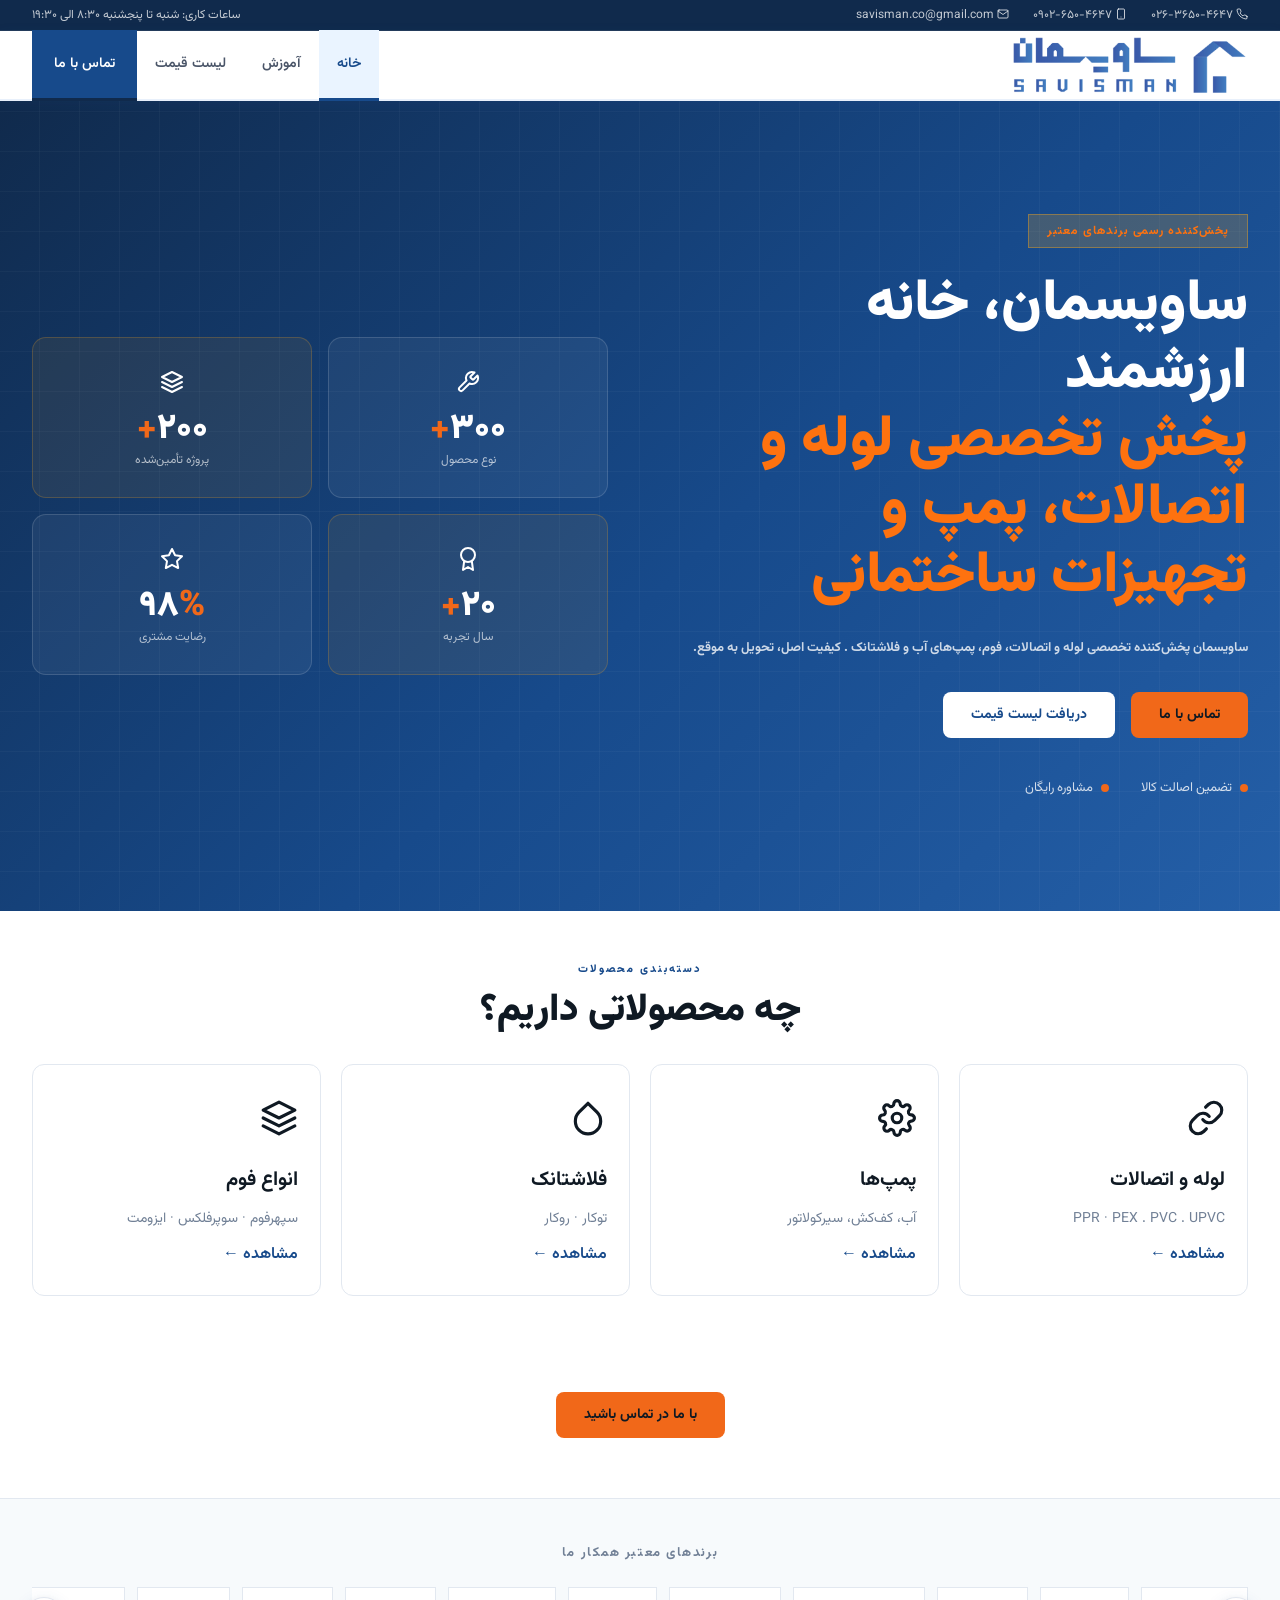
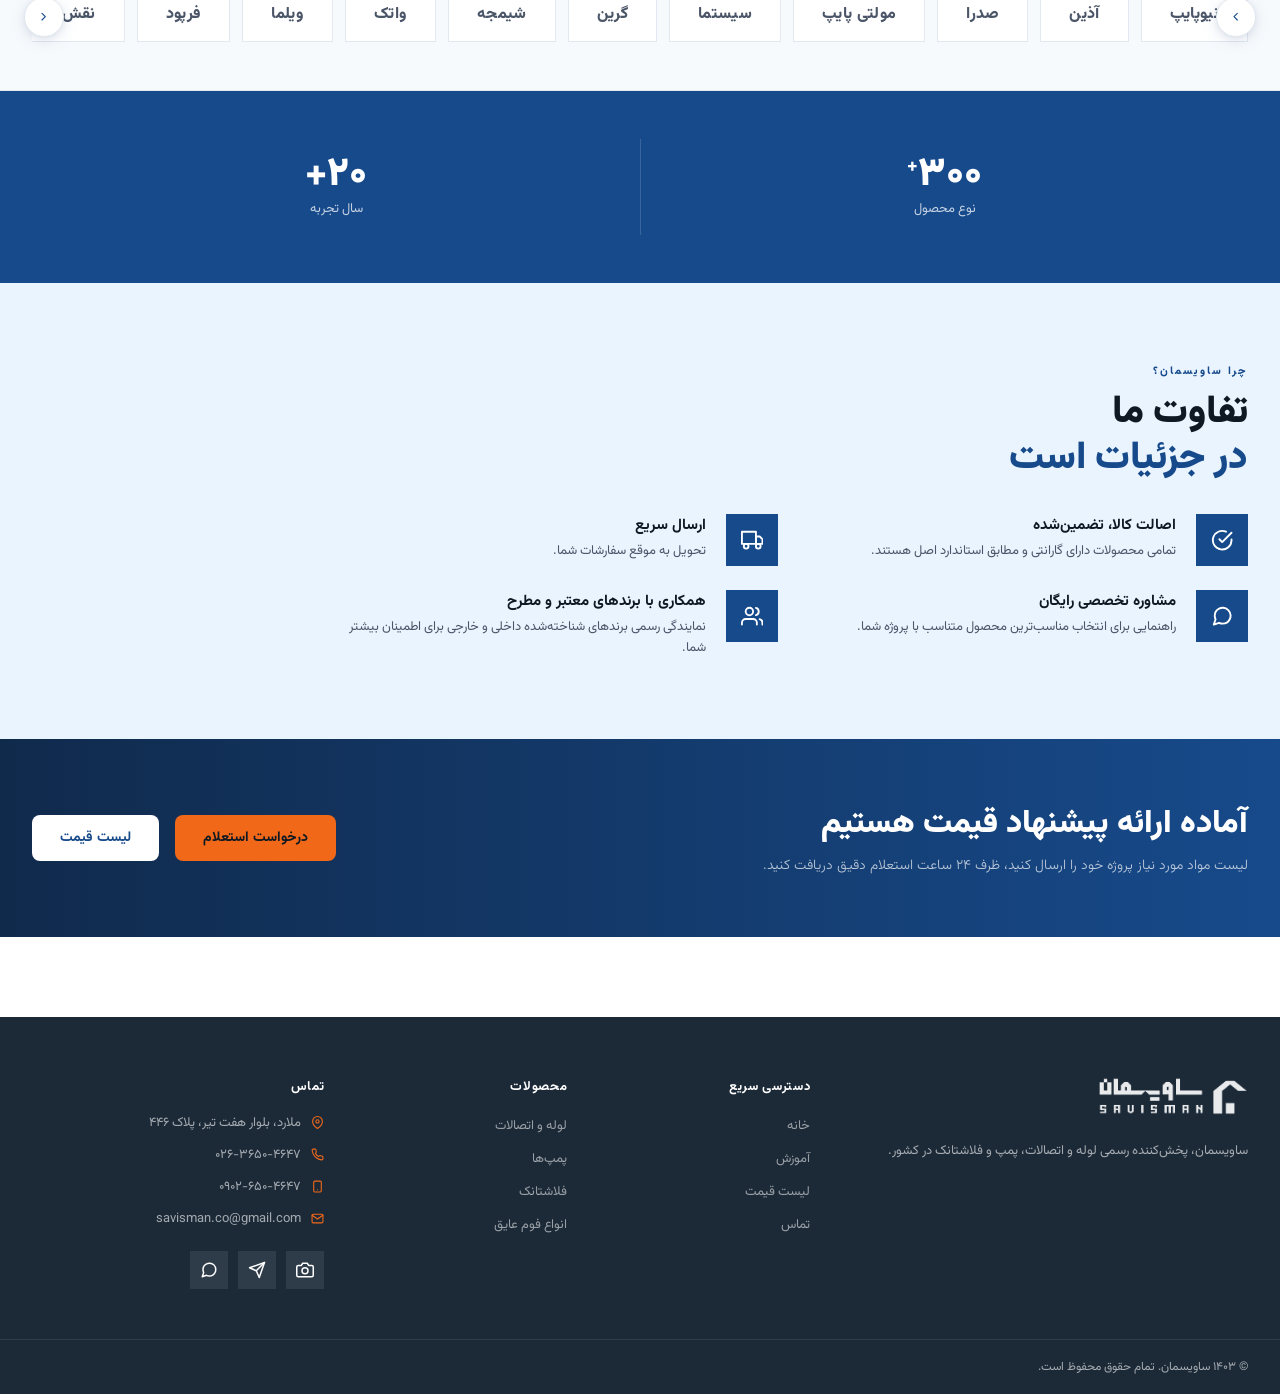
<file: index.html>
<!DOCTYPE html>
<html lang="fa" dir="rtl">
<head>
<meta charset="UTF-8">
<meta name="viewport" content="width=device-width, initial-scale=1.0">
<title> ساویسمان | تجیزات ساختمانی و تاسیسات </title>
<link rel="icon" type="image/png" href="favicon.png">
<meta name="description" content="ساویسمان، پخش و فروش انواع لوله و اتصالات تک لایه، پنج لایه، فاضلابی، انواع پمپ، فلاشتانک، تجهیزات استخری، فوم و عایق ساختمانی با کیفیت و قیمت مناسب.">
<meta property="og:title" content="ساویسمان | پخش تجهیزات ساختمانی و تأسیسات">
<meta property="og:description" content="عرضه کننده انواع لوله و اتصالات، پمپ، فلاشتانک، تجهیزات استخری، فوم و عایق ساختمانی">
<meta property="og:url" content="https://savisman.com/">
<meta property="og:type" content="website">
<meta property="og:image" content="https://savisman.com/1horizontal_logo.png">
<link rel="canonical" href="https://savisman.com/">
<script type="application/ld+json">
{
  "@context": "https://schema.org",
  "@type": "HomeAndConstructionBusiness",
  "name": "ساویسمان",
  "url": "https://savisman.com/",
  "logo": "https://savisman.com/1horizontal_logo.png",
  "image": "https://savisman.com/1horizontal_logo.png",
  "description": "پخش و فروش انواع لوله و اتصالات، پمپ، فلاشتانک، تجهیزات استخری، فوم و عایق ساختمانی",
  "telephone": "+982636504647",
  "email": "savisman.co@gmail.com",
  "address": {
    "@type": "PostalAddress",
    "streetAddress": "بلوار هفت تیر، پلاک ۴۴۶",
    "addressLocality": "ملارد",
    "addressCountry": "IR"
  },
  "openingHoursSpecification": {
    "@type": "OpeningHoursSpecification",
    "dayOfWeek": ["Saturday","Sunday","Monday","Tuesday","Wednesday","Thursday"],
    "opens": "08:30",
    "closes": "19:30"
  },
  "sameAs": [
    "https://t.me/savisman_co"
  ]
}
</script>
<link href="https://fonts.googleapis.com/css2?family=Vazirmatn:wght@300;400;500;600;700;800;900&display=swap" rel="stylesheet">
<link rel="stylesheet" href="style.css">
<style>
.hero {
  min-height: 90vh;
  background: linear-gradient(135deg, var(--blue-dark) 0%, var(--blue-main) 55%, var(--blue-mid) 100%);
  display: flex; align-items: center;
  position: relative; overflow: hidden;
}
.hero::before {
  content:'';position:absolute;inset:0;
  background-image:repeating-linear-gradient(0deg,transparent,transparent 39px,rgba(255,255,255,0.03) 39px,rgba(255,255,255,0.03) 40px),
                   repeating-linear-gradient(90deg,transparent,transparent 39px,rgba(255,255,255,0.03) 39px,rgba(255,255,255,0.03) 40px);
}
.hero-inner {
  max-width:1280px;margin:0 auto;padding:0 2rem;
  display:grid;grid-template-columns:1fr 1fr;gap:4rem;align-items:center;
  position:relative;z-index:1;width:100%;
}
.hero-badge {
  display:inline-flex;align-items:center;gap:8px;
  background:rgba(244,165,28,0.2);border:1px solid rgba(244,165,28,0.4);
  color:#FE720F;padding:7px 18px;font-size:12px;font-weight:700;
  letter-spacing:0.08em;margin-bottom:1.5rem;
}
.hero h1 {
  font-size:clamp(2.2rem,4.5vw,3.8rem);font-weight:900;
  color:var(--white);line-height:1.18;margin-bottom:1.5rem;
}
.hero h1 .highlight { color:#FE720F; }
.hero-desc { font-size:13px;color:rgba(255,255,255,0.78);line-height:1.85;margin-bottom:2rem;font-weight:700; }
.hero-actions { display:flex;gap:1rem;flex-wrap:wrap; }
.hero-features { display:flex;gap:2rem;margin-top:2.5rem;flex-wrap:wrap; }
.hero-feature { display:flex;align-items:center;gap:8px;color:rgba(255,255,255,0.8);font-size:13px; }
.hero-feature-dot { width:8px;height:8px;background:var(--accent);border-radius:50%;flex-shrink:0; }
.hero-visual {
  display:grid;
  grid-template-columns:1fr 1fr;
  gap:16px;
  position:relative;
}

.hero-stat-card {
  background:rgba(255,255,255,0.055);
  border:1px solid rgba(255,255,255,0.14);
  padding:1.75rem 1.5rem;
  text-align:center;
  border-radius:14px;
  transition:transform 0.3s ease, background 0.3s ease, border-color 0.3s ease;
}

.hero-stat-card:hover {
  transform:translateY(-5px);
  background:rgba(255,255,255,0.085);
  border-color:rgba(255,255,255,0.25);
}

.hero-stat-card.accent {
  background:rgba(244,165,28,0.08);
  border-color:rgba(244,165,28,0.22);
}
}
.hero-stat-card.accent { background:rgba(244,165,28,0.15);border-color:rgba(244,165,28,0.3); }
.hero-stat-num { font-size:2.2rem;font-weight:900;color:var(--white);line-height:1; }
.hero-stat-num span { color:var(--accent); }
.hero-stat-label { font-size:12px;color:rgba(255,255,255,0.65);margin-top:4px; }
.hero-stat-icon { font-size:1.5rem;margin-bottom:8px;color:var(--white); }
.why-us { background:var(--blue-ultra); }
.why-grid { display:grid;grid-template-columns:1fr;gap:2rem; }
.why-list { display:grid;grid-template-columns:1fr 1fr;gap:1.5rem 2.5rem;margin-top:2rem;max-width:900px; }
.why-item { display:flex;gap:1.25rem;align-items:flex-start; }
.why-icon-box { width:52px;height:52px;background:var(--blue-main);display:flex;align-items:center;justify-content:center;font-size:1.4rem;flex-shrink:0;color:#fff; }
.why-item-title { font-size:15px;font-weight:700;color:var(--dark);margin-bottom:4px; }
.why-item-desc { font-size:13px;color:var(--mid);line-height:1.6; }
@media(max-width:640px){ .why-list{grid-template-columns:1fr;} }
.featured-header { display:flex;align-items:flex-end;justify-content:space-between;margin-bottom:2.5rem; }
.brands { background:var(--light);padding:44px 0;border-top:1px solid var(--border-light);border-bottom:1px solid var(--border-light); }
.brands-inner { max-width:1280px;margin:0 auto;padding:0 2rem; }
.brands-title { text-align:center;font-size:13px;font-weight:700;color:var(--steel);letter-spacing:0.12em;margin-bottom:1.5rem; }
.brands-scroll-wrap { position:relative; }
.brands-logos { display:flex;gap:12px;overflow-x:auto;scrollbar-width:none;padding-bottom:4px; }
.brands-logos::-webkit-scrollbar { display:none; }
.brand-logo {
  flex-shrink:0;font-size:16px;font-weight:800;color:var(--mid);letter-spacing:0.02em;
  padding:14px 28px;border:1.5px solid var(--border-light);white-space:nowrap;
  text-decoration:none;transition:all 0.2s;background:var(--white);
}
.brand-logo:hover { color:var(--white);background:var(--blue-main);border-color:var(--blue-main); }
.brands-arrow {
  position:absolute; top:50%; transform:translateY(-50%);
  width:40px;height:40px;border-radius:50%;flex-shrink:0;
  background:var(--white); border:1px solid var(--border-light);
  display:flex;align-items:center;justify-content:center;
  cursor:pointer; box-shadow:var(--shadow); color:var(--blue-main); z-index:2;
  transition:all 0.2s;
}
.brands-arrow:hover { background:var(--blue-main); color:var(--white); border-color:var(--blue-main); }
.brands-arrow-prev { right:-8px; }
.brands-arrow-next { left:-8px; }
@media(max-width:768px){
  .brands-arrow { display:none; }
  .brand-logo { font-size:14px;padding:10px 20px; }
}
.cta-strip { background:linear-gradient(90deg,var(--blue-dark),var(--blue-main));padding:60px 0; }
.cta-strip-inner { max-width:1280px;margin:0 auto;padding:0 2rem;display:flex;align-items:center;justify-content:space-between;gap:2rem;flex-wrap:wrap; }
.cta-text h2 { font-size:clamp(1.5rem,3vw,2rem);font-weight:900;color:var(--white);margin-bottom:6px; }
.cta-text p { font-size:14px;color:rgba(255,255,255,0.7);font-weight:300; }
.cta-actions { display:flex;gap:1rem;flex-wrap:wrap; }
.testimonial-grid { display:grid;grid-template-columns:repeat(3,1fr);gap:1.5rem; }
.testimonial-card { background:var(--white);border:1px solid var(--border-light);padding:1.75rem;position:relative; }
.testimonial-card::before { content:'"';position:absolute;top:12px;left:16px;font-size:4rem;color:var(--blue-pale);line-height:1;font-family:serif; }
.stars { color:var(--accent);font-size:14px;margin-bottom:12px; }
.testimonial-text { font-size:14px;color:var(--mid);line-height:1.75;margin-bottom:1.25rem;font-weight:300; }
.testimonial-author { display:flex;align-items:center;gap:10px;border-top:1px solid var(--border-light);padding-top:1rem; }
.author-avatar { width:38px;height:38px;background:var(--blue-main);display:flex;align-items:center;justify-content:center;color:var(--white);font-weight:700;font-size:14px; }
.author-name { font-size:13px;font-weight:700;color:var(--dark); }
.author-role { font-size:11px;color:var(--steel); }
@media(max-width:1024px){ .hero-inner{grid-template-columns:1fr;}.hero-visual{display:none;}.why-grid{grid-template-columns:1fr;} }
@media(max-width:768px){
  .testimonial-grid{grid-template-columns:1fr;}
  .hero{min-height:auto;padding:56px 0;}
  .hero-actions{flex-direction:column;align-items:stretch;}
  .hero-actions .btn{text-align:center;}
  .hero-features{gap:1rem;}
  .cta-strip-inner{text-align:center;justify-content:center;}
  .cta-actions{justify-content:center;width:100%;}
  .cta-actions .btn{flex:1;text-align:center;}
}
</style>
</head>
<body>

<div id="topbar">
  <div class="topbar-inner">
    <div class="topbar-contacts">
      <span><svg class="icon" viewBox="0 0 24 24" fill="none" stroke="currentColor" stroke-width="2" stroke-linecap="round" stroke-linejoin="round"><path d="M22 16.92v3a2 2 0 0 1-2.18 2 19.79 19.79 0 0 1-8.63-3.07 19.5 19.5 0 0 1-6-6 19.79 19.79 0 0 1-3.07-8.67A2 2 0 0 1 4.11 2h3a2 2 0 0 1 2 1.72c.127.96.361 1.903.7 2.81a2 2 0 0 1-.45 2.11L8.09 9.91a16 16 0 0 0 6 6l1.27-1.27a2 2 0 0 1 2.11-.45c.907.339 1.85.573 2.81.7A2 2 0 0 1 22 16.92z"/></svg> <a href="tel:02636504647">۰۲۶-۳۶۵۰-۴۶۴۷</a></span>
      <span><svg class="icon" viewBox="0 0 24 24" fill="none" stroke="currentColor" stroke-width="2" stroke-linecap="round" stroke-linejoin="round"><rect x="5" y="2" width="14" height="20" rx="2" ry="2"/><line x1="12" y1="18" x2="12.01" y2="18"/></svg> <a href="tel:09026504647">۰۹۰۲-۶۵۰-۴۶۴۷</a></span>
      <span><svg class="icon" viewBox="0 0 24 24" fill="none" stroke="currentColor" stroke-width="2" stroke-linecap="round" stroke-linejoin="round"><path d="M4 4h16c1.1 0 2 .9 2 2v12c0 1.1-.9 2-2 2H4c-1.1 0-2-.9-2-2V6c0-1.1.9-2 2-2z"/><polyline points="22 6 12 13 2 6"/></svg> <a href="mailto:savisman.co@gmail.com">savisman.co@gmail.com</a></span>
    </div>
    <span>ساعات کاری: شنبه تا پنجشنبه ۸:۳۰ الی ۱۹:۳۰</span>
  </div>
</div>

<nav>
  <div class="nav-inner">
    <a href="index.html" class="logo"><img src="1horizontal_logo.png" alt="ساویسمان"></a>
    <ul class="nav-links">
      <li><a href="index.html" class="active">خانه</a></li>
      <li><a href="blog.html">آموزش</a></li>
      <li><a href="price.html">لیست قیمت</a></li>
      <li><a href="contact.html" class="nav-cta">تماس با ما</a></li>
    </ul>
    <button class="nav-toggle" aria-label="باز کردن منو"><svg class="icon" viewBox="0 0 24 24" fill="none" stroke="currentColor" stroke-width="2" stroke-linecap="round" stroke-linejoin="round"><line x1="3" y1="12" x2="21" y2="12"/><line x1="3" y1="6" x2="21" y2="6"/><line x1="3" y1="18" x2="21" y2="18"/></svg></button>
  </div>
</nav>

<section class="hero">
  <div class="hero-inner">
    <div>
      <div class="hero-badge">پخش‌کننده رسمی برندهای معتبر</div>
      <h1>ساویسمان، خانه ارزشمند<br><span class="highlight">پخش تخصصی لوله و اتصالات، پمپ و تجهیزات ساختمانی</span><br></h1>
      <p class="hero-desc">ساویسمان پخش‌کننده تخصصی لوله و اتصالات، فوم، پمپ‌های آب و فلاشتانک . کیفیت اصل، تحویل به موقع.</p>
      <div class="hero-actions">
        <a href="contact.html" class="btn btn-accent">تماس با ما</a>
        <a href="price.html" class="btn btn-white">دریافت لیست قیمت</a>
      </div>

      <div class="hero-features">
        <div class="hero-feature"><div class="hero-feature-dot"></div>تضمین اصالت کالا</div>
        <div class="hero-feature"><div class="hero-feature-dot"></div>مشاوره رایگان</div>
      </div>
    </div>
    <div class="hero-visual">
      <div class="hero-stat-card"><div class="hero-stat-icon"><svg class="icon" viewBox="0 0 24 24" fill="none" stroke="currentColor" stroke-width="2" stroke-linecap="round" stroke-linejoin="round"><path d="M14.7 6.3a1 1 0 0 0 0 1.4l1.6 1.6a1 1 0 0 0 1.4 0l3.77-3.77a6 6 0 0 1-7.94 7.94l-6.91 6.91a2.12 2.12 0 0 1-3-3l6.91-6.91a6 6 0 0 1 7.94-7.94l-3.76 3.76z"/></svg></div><div class="hero-stat-num">۳۰۰<span>+</span></div><div class="hero-stat-label">نوع محصول</div></div>
      <div class="hero-stat-card accent"><div class="hero-stat-icon"><svg class="icon" viewBox="0 0 24 24" fill="none" stroke="currentColor" stroke-width="2" stroke-linecap="round" stroke-linejoin="round"><polygon points="12 2 2 7 12 12 22 7"/><polyline points="2 17 12 22 22 17"/><polyline points="2 12 12 17 22 12"/></svg></div><div class="hero-stat-num">۲۰۰<span>+</span></div><div class="hero-stat-label">پروژه تأمین‌شده</div></div>
      <div class="hero-stat-card accent"><div class="hero-stat-icon"><svg class="icon" viewBox="0 0 24 24" fill="none" stroke="currentColor" stroke-width="2" stroke-linecap="round" stroke-linejoin="round"><circle cx="12" cy="8" r="7"/><polyline points="8.21 13.89 7 23 12 20 17 23 15.79 13.88"/></svg></div><div class="hero-stat-num">۲۰<span>+</span></div><div class="hero-stat-label">سال تجربه</div></div>
      <div class="hero-stat-card"><div class="hero-stat-icon"><svg class="icon" viewBox="0 0 24 24" fill="none" stroke="currentColor" stroke-width="2" stroke-linecap="round" stroke-linejoin="round"><polygon points="12 2 15.09 8.26 22 9.27 17 14.14 18.18 21.02 12 17.77 5.82 21.02 7 14.14 2 9.27 8.91 8.26"/></svg></div><div class="hero-stat-num">۹۸<span>%</span></div><div class="hero-stat-label">رضایت مشتری</div></div>
    </div>
  </div>
</section>

<section style="padding:0;background:var(--white);">
  <div style="max-width:1280px;margin:0 auto;padding:0 2rem;">
    <div style="text-align:center;padding:50px 0 30px;">
      <p class="eyebrow">دسته‌بندی محصولات</p>
      <h2 class="section-title">چه محصولاتی داریم؟</h2>
    </div>
  </div>
  <div class="cat-grid fade-up">
    <a href="price.html#cat1" class="cat-card"><span class="cat-icon"><svg class="icon" viewBox="0 0 24 24" fill="none" stroke="currentColor" stroke-width="2" stroke-linecap="round" stroke-linejoin="round"><path d="M10 13a5 5 0 0 0 7.54.54l3-3a5 5 0 0 0-7.07-7.07l-1.72 1.71"/><path d="M14 11a5 5 0 0 0-7.54-.54l-3 3a5 5 0 0 0 7.07 7.07l1.71-1.71"/></svg></span><div class="cat-name">لوله و اتصالات</div><div class="cat-count">PPR · PEX . PVC . UPVC</div><span class="cat-arrow">مشاهده ←</span></a>
    <a href="price.html#cat4" class="cat-card"><span class="cat-icon"><svg class="icon" viewBox="0 0 24 24" fill="none" stroke="currentColor" stroke-width="2" stroke-linecap="round" stroke-linejoin="round"><circle cx="12" cy="12" r="3"/><path d="M19.4 15a1.65 1.65 0 0 0 .33 1.82l.06.06a2 2 0 1 1-2.83 2.83l-.06-.06a1.65 1.65 0 0 0-1.82-.33 1.65 1.65 0 0 0-1 1.51V21a2 2 0 0 1-4 0v-.09A1.65 1.65 0 0 0 9 19.4a1.65 1.65 0 0 0-1.82.33l-.06.06a2 2 0 1 1-2.83-2.83l.06-.06a1.65 1.65 0 0 0 .33-1.82 1.65 1.65 0 0 0-1.51-1H3a2 2 0 0 1 0-4h.09A1.65 1.65 0 0 0 4.6 9a1.65 1.65 0 0 0-.33-1.82l-.06-.06a2 2 0 1 1 2.83-2.83l.06.06a1.65 1.65 0 0 0 1.82.33H9a1.65 1.65 0 0 0 1-1.51V3a2 2 0 0 1 4 0v.09a1.65 1.65 0 0 0 1 1.51 1.65 1.65 0 0 0 1.82-.33l.06-.06a2 2 0 1 1 2.83 2.83l-.06.06a1.65 1.65 0 0 0-.33 1.82V9a1.65 1.65 0 0 0 1.51 1H21a2 2 0 0 1 0 4h-.09a1.65 1.65 0 0 0-1.51 1z"/></svg></span><div class="cat-name">پمپ‌ها</div><div class="cat-count">آب، کف‌کش، سیرکولاتور</div><span class="cat-arrow">مشاهده ←</span></a>
    <a href="price.html#cat5" class="cat-card"><span class="cat-icon"><svg class="icon" viewBox="0 0 24 24" fill="none" stroke="currentColor" stroke-width="2" stroke-linecap="round" stroke-linejoin="round"><path d="M12 2.69l5.66 5.66a8 8 0 1 1-11.31 0z"/></svg></span><div class="cat-name">فلاشتانک</div><div class="cat-count">توکار · روکار </div><span class="cat-arrow">مشاهده ←</span></a>
    <a href="price.html#cat9" class="cat-card"><span class="cat-icon"><svg class="icon" viewBox="0 0 24 24" fill="none" stroke="currentColor" stroke-width="2" stroke-linecap="round" stroke-linejoin="round"><polygon points="12 2 2 7 12 12 22 7 12 2"/><polyline points="2 17 12 22 22 17"/><polyline points="2 12 12 17 22 12"/></svg></span><div class="cat-name">انواع فوم</div><div class="cat-count">سپهرفوم · سوپرفلکس · ایزومت</div><span class="cat-arrow">مشاهده ←</span></a>
  </div>
  <div style="text-align:center;padding:36px 2rem 60px;">
    <a href="contact.html" class="btn btn-accent">با ما در تماس باشید</a>
  </div>
</section>

<div class="brands">
  <div class="brands-inner">
    <p class="brands-title">برندهای معتبر همکار ما</p>
    <div class="brands-scroll-wrap">
      <button type="button" class="brands-arrow brands-arrow-prev" onclick="scrollBrandsBy(-3)" aria-label="برندهای قبلی">
        <svg class="icon" viewBox="0 0 24 24" fill="none" stroke="currentColor" stroke-width="2" stroke-linecap="round" stroke-linejoin="round"><polyline points="15 18 9 12 15 6"/></svg>
      </button>
      <div class="brands-logos">
        <a href="price.html#cat1" class="brand-logo">نیوپایپ</a>
        <a href="price.html#cat2" class="brand-logo">آذین</a>
        <a href="price.html#cat3" class="brand-logo">صدرا</a>
        <a href="price.html#cat3" class="brand-logo">مولتی پایپ</a>
        <a href="price.html#cat4" class="brand-logo">سیستما</a>
        <a href="price.html#cat4" class="brand-logo">گرین</a>
        <a href="price.html#cat4" class="brand-logo">شیمجه</a>
        <a href="price.html#cat4" class="brand-logo">واتک</a>
        <a href="price.html#cat5" class="brand-logo">ویلما</a>
        <a href="price.html#cat5" class="brand-logo">فرپود</a>
        <a href="price.html#cat6" class="brand-logo">نقش جهان</a>
        <a href="price.html#cat7" class="brand-logo">ویسپار</a>
        <a href="price.html#cat8" class="brand-logo">SGP</a>
        <a href="price.html#cat9" class="brand-logo">سوپرفلکس</a>
        <a href="price.html#cat9" class="brand-logo">ایزومت</a>
        <a href="price.html#cat9" class="brand-logo">سپهرفوم</a>
      </div>
      <button type="button" class="brands-arrow brands-arrow-next" onclick="scrollBrandsBy(3)" aria-label="برندهای بعدی">
        <svg class="icon" viewBox="0 0 24 24" fill="none" stroke="currentColor" stroke-width="2" stroke-linecap="round" stroke-linejoin="round"><polyline points="9 18 15 12 9 6"/></svg>
      </button>
    </div>
  </div>
</div>

<div class="stats-strip">
  <div class="container">
    <div class="stats-grid">
      <div class="stat-item"><div class="stat-num">۳۰۰<sup>+</sup></div><div class="stat-label">نوع محصول</div></div>
      <div class="stat-item"><div class="stat-num">۲۰+</div><div class="stat-label">سال تجربه</div></div>
    </div>
  </div>
</div>

<section class="why-us">
  <div class="container">
    <div class="why-grid">
      <div>
        <p class="eyebrow">چرا ساویسمان؟</p>
        <h2 class="section-title">تفاوت ما<br><span>در جزئیات است</span></h2>
        <div class="why-list">
          <div class="why-item"><div class="why-icon-box"><svg class="icon" viewBox="0 0 24 24" fill="none" stroke="currentColor" stroke-width="2" stroke-linecap="round" stroke-linejoin="round"><path d="M22 11.08V12a10 10 0 1 1-5.93-9.14"/><polyline points="22 4 12 14.01 9 11.01"/></svg></div><div><div class="why-item-title">اصالت کالا، تضمین‌شده</div><div class="why-item-desc">تمامی محصولات دارای گارانتی و مطابق استاندارد اصل هستند.</div></div></div>
          <div class="why-item"><div class="why-icon-box"><svg class="icon" viewBox="0 0 24 24" fill="none" stroke="currentColor" stroke-width="2" stroke-linecap="round" stroke-linejoin="round"><rect x="1" y="3" width="15" height="13"/><polygon points="16 8 20 8 23 11 23 16 16 16 16 8"/><circle cx="5.5" cy="18.5" r="2.5"/><circle cx="18.5" cy="18.5" r="2.5"/></svg></div><div><div class="why-item-title">ارسال سریع</div><div class="why-item-desc">تحویل به موقع سفارشات شما.</div></div></div>
          <div class="why-item"><div class="why-icon-box"><svg class="icon" viewBox="0 0 24 24" fill="none" stroke="currentColor" stroke-width="2" stroke-linecap="round" stroke-linejoin="round"><path d="M21 11.5a8.38 8.38 0 0 1-.9 3.8 8.5 8.5 0 0 1-7.6 4.7 8.38 8.38 0 0 1-3.8-.9L3 21l1.9-5.7a8.38 8.38 0 0 1-.9-3.8 8.5 8.5 0 0 1 4.7-7.6 8.38 8.38 0 0 1 3.8-.9h.5a8.48 8.48 0 0 1 8 8v.5z"/></svg></div><div><div class="why-item-title">مشاوره تخصصی رایگان</div><div class="why-item-desc">راهنمایی برای انتخاب مناسب‌ترین محصول متناسب با پروژه شما.</div></div></div>
          <div class="why-item"><div class="why-icon-box"><svg class="icon" viewBox="0 0 24 24" fill="none" stroke="currentColor" stroke-width="2" stroke-linecap="round" stroke-linejoin="round"><path d="M17 21v-2a4 4 0 0 0-4-4H5a4 4 0 0 0-4 4v2"/><circle cx="9" cy="7" r="4"/><path d="M23 21v-2a4 4 0 0 0-3-3.87"/><path d="M16 3.13a4 4 0 0 1 0 7.75"/></svg></div><div><div class="why-item-title">همکاری با برندهای معتبر و مطرح</div><div class="why-item-desc">نمایندگی رسمی برندهای شناخته‌شده داخلی و خارجی برای اطمینان بیشتر شما.</div></div></div>
        </div>
      </div>
    </div>
  </div>
</section>

<div class="cta-strip">
  <div class="cta-strip-inner">
    <div class="cta-text">
      <h2>آماده ارائه پیشنهاد قیمت هستیم</h2>
      <p>لیست مواد مورد نیاز پروژه خود را ارسال کنید، ظرف ۲۴ ساعت استعلام دقیق دریافت کنید.</p>
    </div>
    <div class="cta-actions">
      <a href="contact.html" class="btn btn-accent">درخواست استعلام</a>
      <a href="price.html" class="btn btn-white">لیست قیمت</a>
    </div>
  </div>
</div>

<footer>
  <div class="footer-grid">
    <div>
      <div class="footer-logo"><img src="1horizontal_logo.png" alt="ساویسمان" loading="lazy" onerror="this.style.border='3px solid red'"></div>
      <p class="footer-about">ساویسمان، پخش‌کننده رسمی لوله و اتصالات، پمپ و فلاشتانک در کشور.</p>
    </div>
    <div>
      <div class="footer-title">دسترسی سریع</div>
      <ul class="footer-links"><li><a href="index.html">خانه</a></li><li><a href="blog.html">آموزش</a></li><li><a href="price.html">لیست قیمت</a></li><li><a href="contact.html">تماس</a></li></ul>
    </div>
    <div>
      <div class="footer-title">محصولات</div>
      <ul class="footer-links">
        <li><a href="price.html#cat1">لوله و اتصالات</a></li>
        <li><a href="price.html#cat4">پمپ‌ها</a></li>
        <li><a href="price.html#cat5">فلاشتانک</a></li>
        <li><a href="price.html#cat9">انواع فوم عایق</a></li>
      </ul>
    </div>
    <div>
      <div class="footer-title">تماس</div>
      <div class="footer-contact-item"><span class="ic"><svg class="icon" viewBox="0 0 24 24" fill="none" stroke="currentColor" stroke-width="2" stroke-linecap="round" stroke-linejoin="round"><path d="M21 10c0 7-9 13-9 13s-9-6-9-13a9 9 0 0 1 18 0z"/><circle cx="12" cy="10" r="3"/></svg></span><span>ملارد، بلوار هفت تیر، پلاک ۴۴۶</span></div>
      <div class="footer-contact-item"><span class="ic"><svg class="icon" viewBox="0 0 24 24" fill="none" stroke="currentColor" stroke-width="2" stroke-linecap="round" stroke-linejoin="round"><path d="M22 16.92v3a2 2 0 0 1-2.18 2 19.79 19.79 0 0 1-8.63-3.07 19.5 19.5 0 0 1-6-6 19.79 19.79 0 0 1-3.07-8.67A2 2 0 0 1 4.11 2h3a2 2 0 0 1 2 1.72c.127.96.361 1.903.7 2.81a2 2 0 0 1-.45 2.11L8.09 9.91a16 16 0 0 0 6 6l1.27-1.27a2 2 0 0 1 2.11-.45c.907.339 1.85.573 2.81.7A2 2 0 0 1 22 16.92z"/></svg></span><span>۰۲۶-۳۶۵۰-۴۶۴۷</span></div>
      <div class="footer-contact-item"><span class="ic"><svg class="icon" viewBox="0 0 24 24" fill="none" stroke="currentColor" stroke-width="2" stroke-linecap="round" stroke-linejoin="round"><rect x="5" y="2" width="14" height="20" rx="2" ry="2"/><line x1="12" y1="18" x2="12.01" y2="18"/></svg></span><span>۰۹۰۲-۶۵۰-۴۶۴۷</span></div>
      <div class="footer-contact-item"><span class="ic"><svg class="icon" viewBox="0 0 24 24" fill="none" stroke="currentColor" stroke-width="2" stroke-linecap="round" stroke-linejoin="round"><path d="M4 4h16c1.1 0 2 .9 2 2v12c0 1.1-.9 2-2 2H4c-1.1 0-2-.9-2-2V6c0-1.1.9-2 2-2z"/><polyline points="22 6 12 13 2 6"/></svg></span><span>savisman.co@gmail.com</span></div>
      <div class="footer-social-row">
        <a href="https://instagram.com/savisman.co" target="_blank" class="footer-social-btn" title="اینستاگرام"><svg class="icon" viewBox="0 0 24 24" fill="none" stroke="currentColor" stroke-width="2" stroke-linecap="round" stroke-linejoin="round"><path d="M23 19a2 2 0 0 1-2 2H3a2 2 0 0 1-2-2V8a2 2 0 0 1 2-2h4l2-3h6l2 3h4a2 2 0 0 1 2 2z"/><circle cx="12" cy="13" r="4"/></svg></a>
        <a href="https://t.me/savisman_co" target="_blank" class="footer-social-btn" title="تلگرام"><svg class="icon" viewBox="0 0 24 24" fill="none" stroke="currentColor" stroke-width="2" stroke-linecap="round" stroke-linejoin="round"><line x1="22" y1="2" x2="11" y2="13"/><polygon points="22 2 15 22 11 13 2 9"/></svg></a>
        <a href="https://wa.me/989026504647" target="_blank" class="footer-social-btn" title="واتساپ"><svg class="icon" viewBox="0 0 24 24" fill="none" stroke="currentColor" stroke-width="2" stroke-linecap="round" stroke-linejoin="round"><path d="M21 11.5a8.38 8.38 0 0 1-.9 3.8 8.5 8.5 0 0 1-7.6 4.7 8.38 8.38 0 0 1-3.8-.9L3 21l1.9-5.7a8.38 8.38 0 0 1-.9-3.8 8.5 8.5 0 0 1 4.7-7.6 8.38 8.38 0 0 1 3.8-.9h.5a8.48 8.48 0 0 1 8 8v.5z"/></svg></a>
      </div>
    </div>
  </div>
  <div class="footer-bottom"><span>© ۱۴۰۳ ساویسمان. تمام حقوق محفوظ است.</span></div>
</footer>

<script src="main.js"></script>
<script>
function scrollBrandsBy(step){
  const container = document.querySelector('.brands-logos');
  if(!container) return;
  const items = Array.from(container.querySelectorAll('.brand-logo'));
  const containerRect = container.getBoundingClientRect();
  const visible = items.filter(item=>{
    const r = item.getBoundingClientRect();
    return r.right > containerRect.left + 1 && r.left < containerRect.right - 1;
  });
  if(visible.length === 0) return;
  let anchorIndex = step > 0 ? items.indexOf(visible[visible.length-1]) : items.indexOf(visible[0]);
  let targetIndex = Math.max(0, Math.min(items.length - 1, anchorIndex + step));
  items[targetIndex].scrollIntoView({behavior:'smooth', inline: step > 0 ? 'end' : 'start', block:'nearest'});
}
</script>
</body>
</html>
</file>
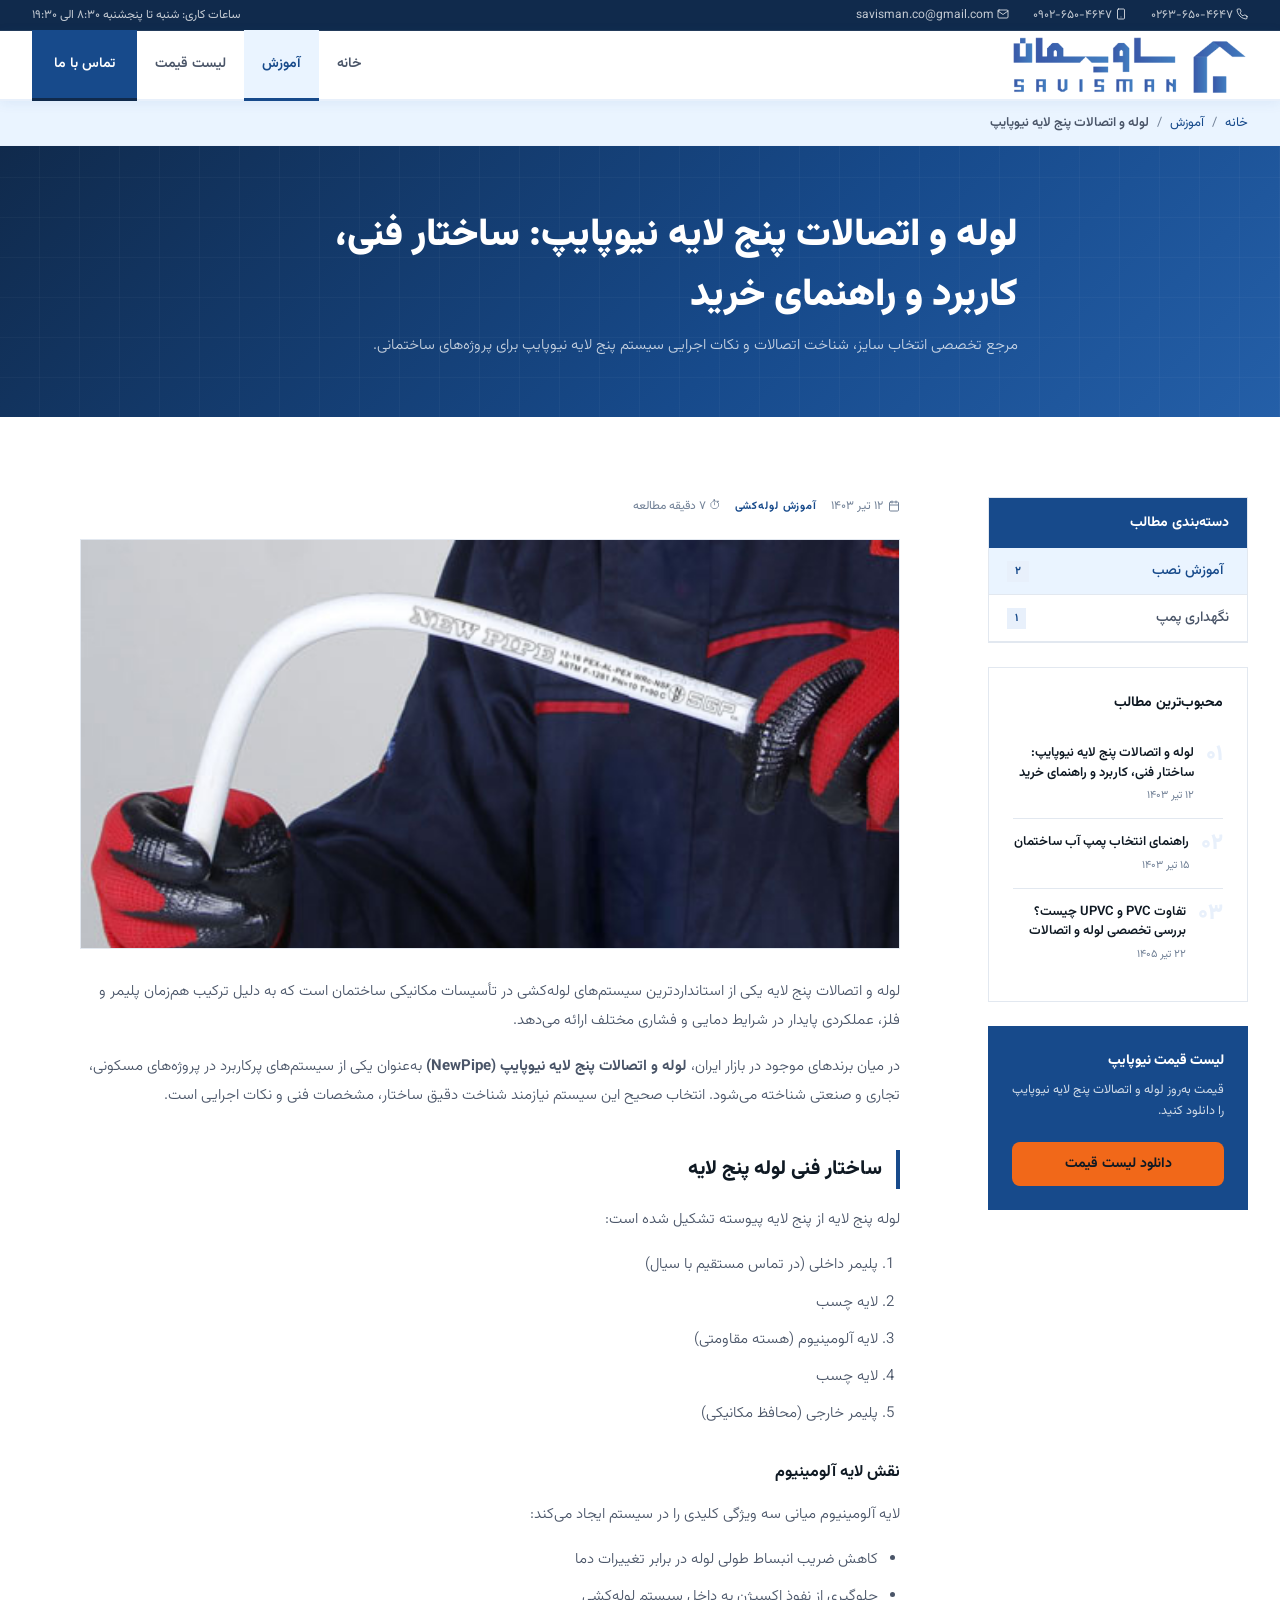
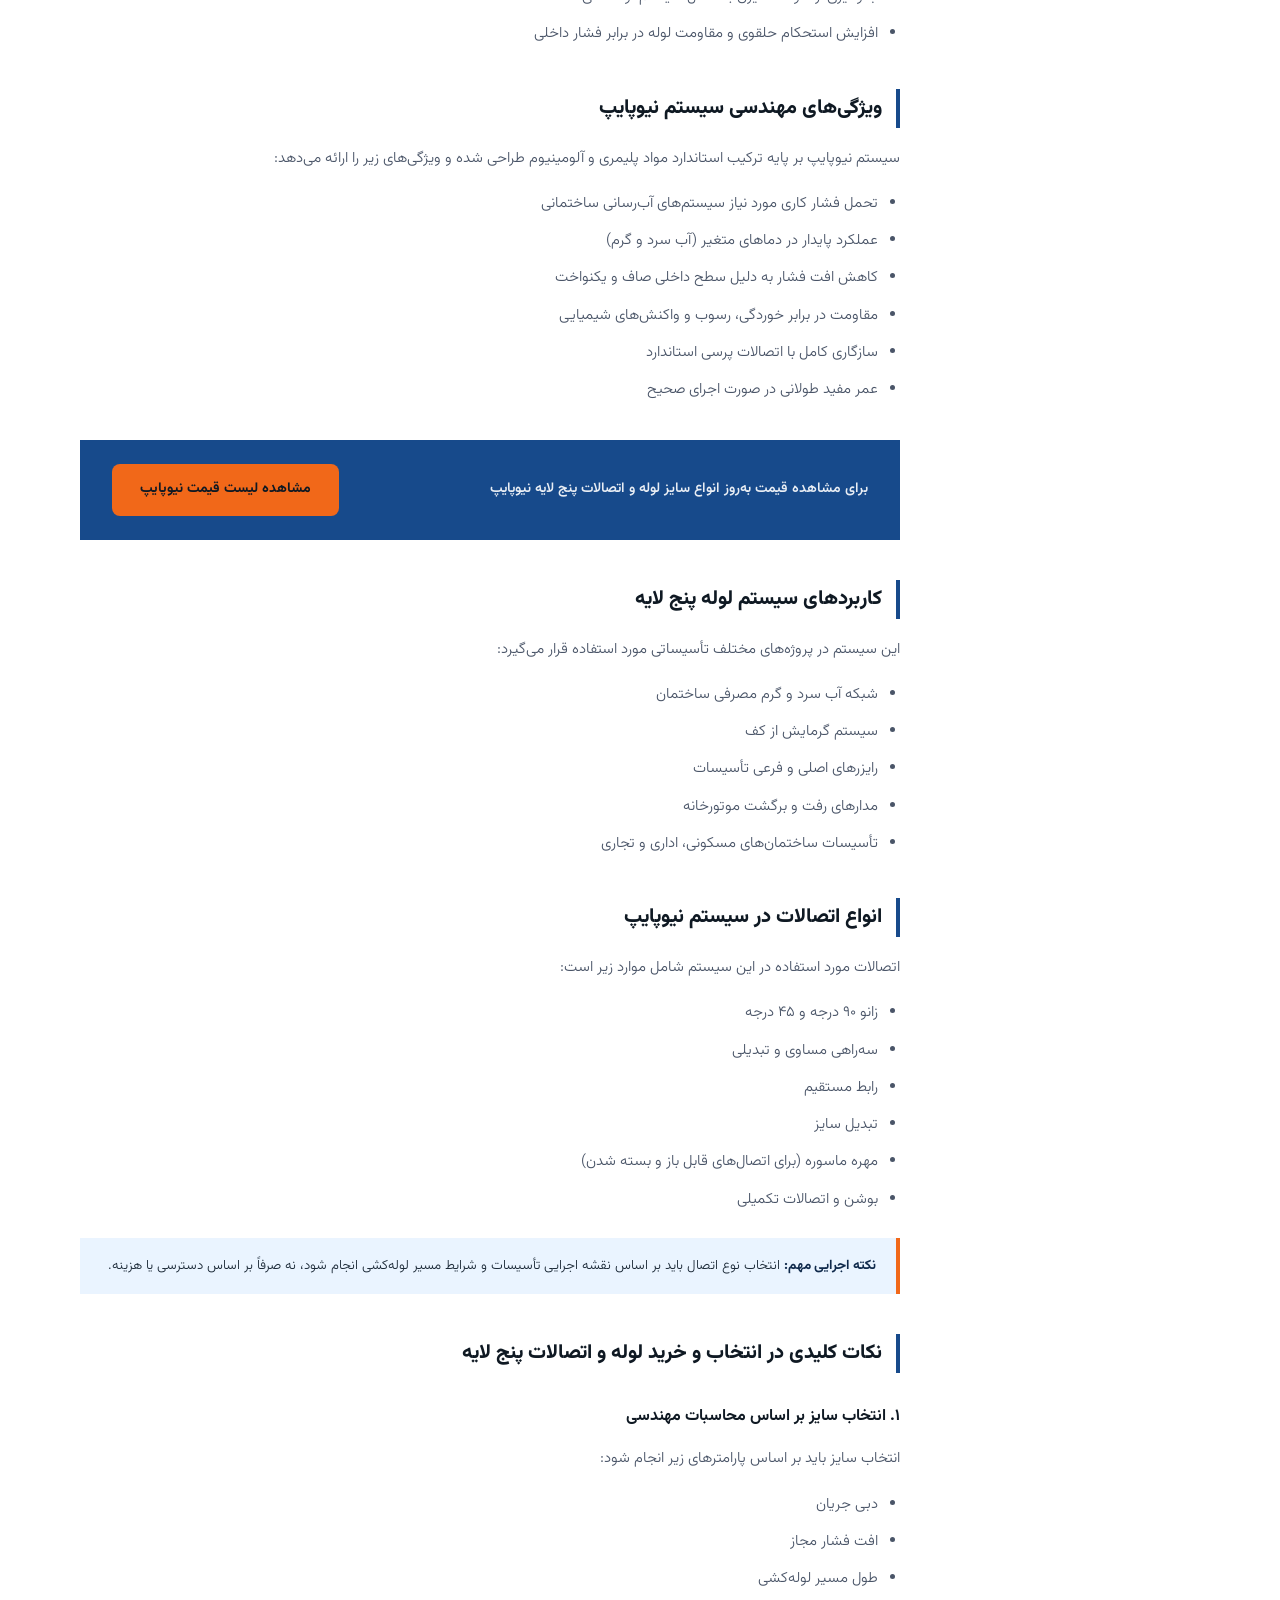
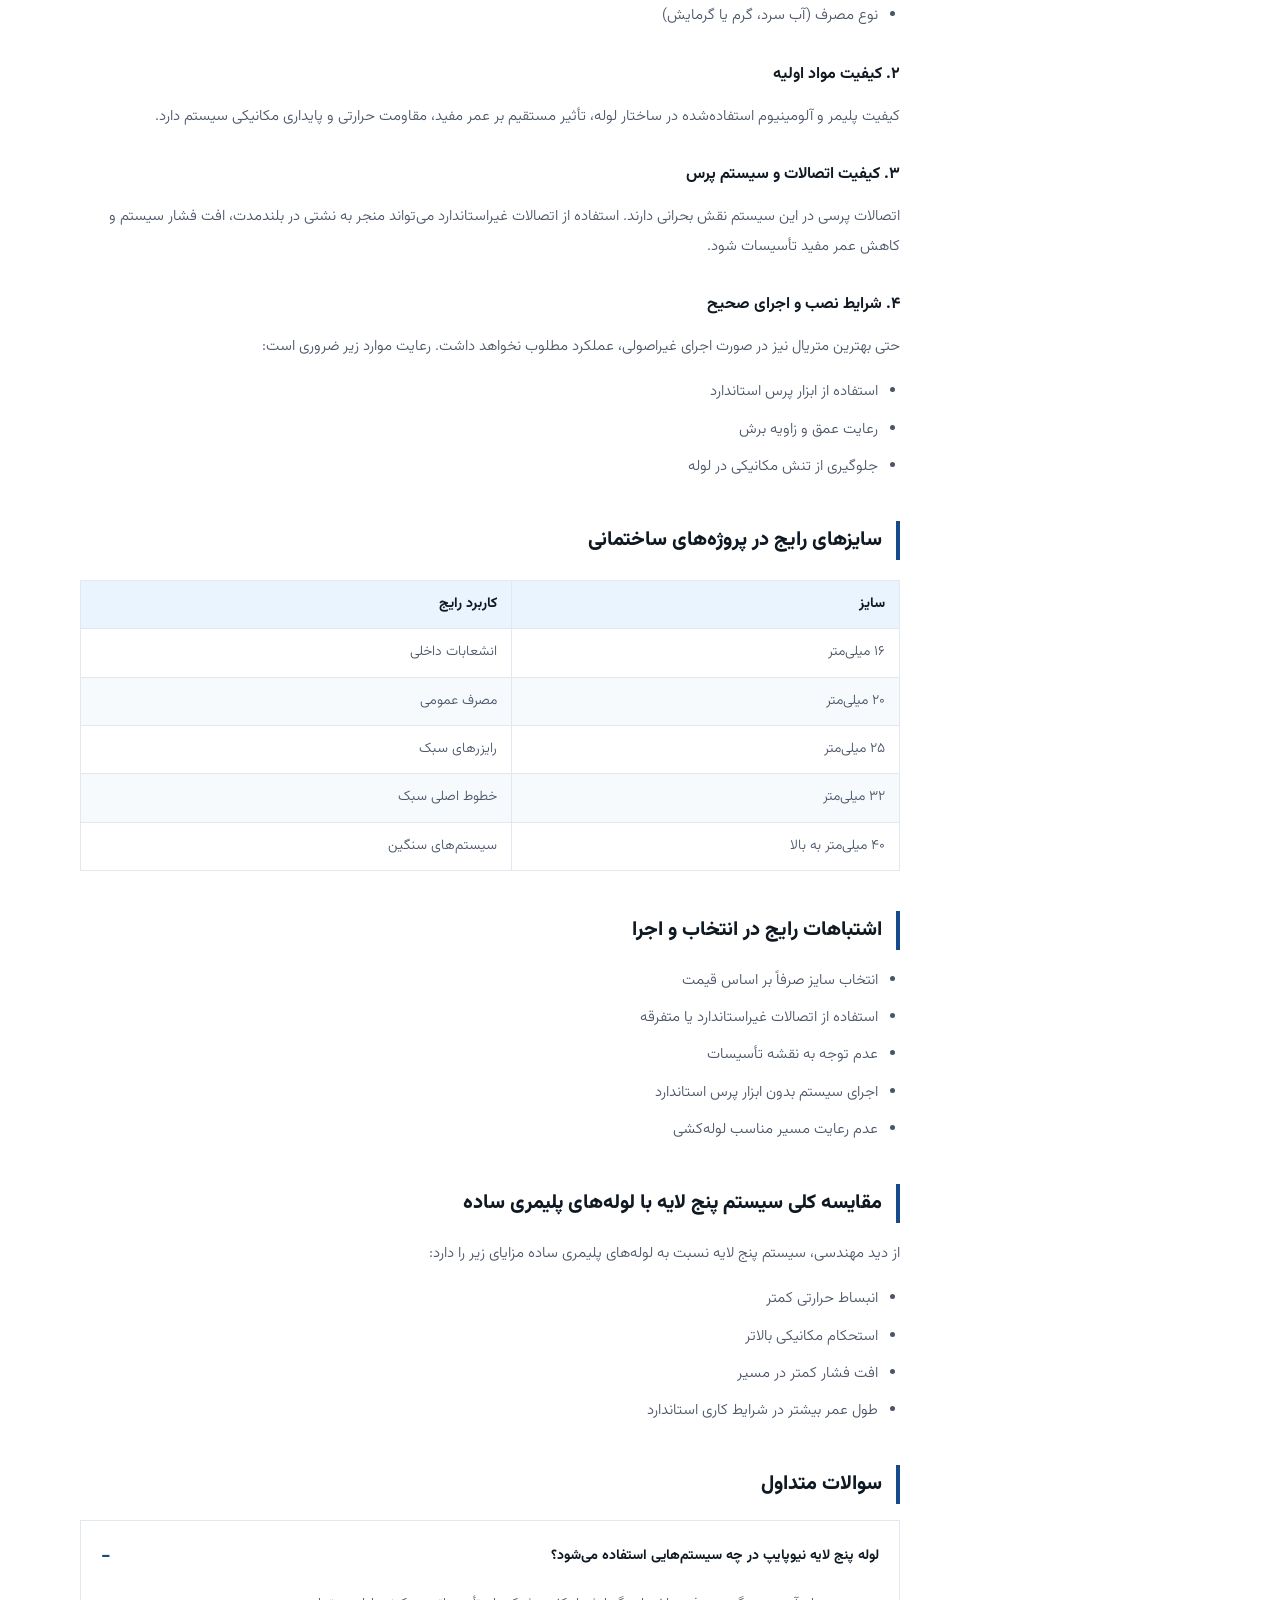
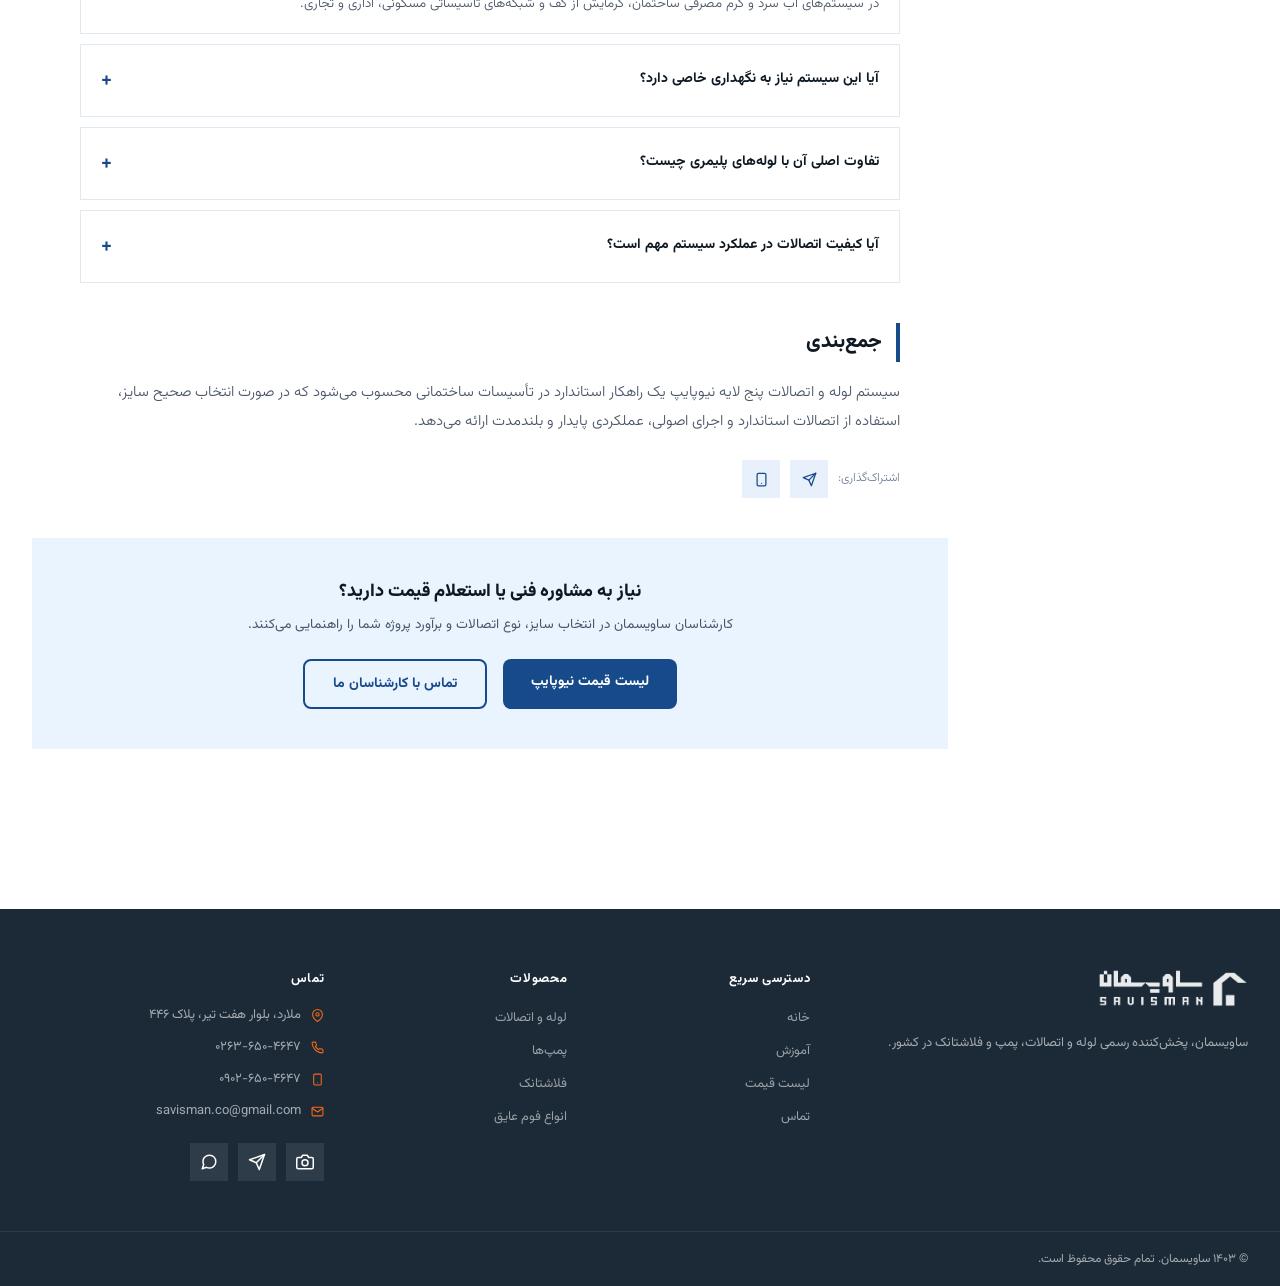
<file: blog-newpipe.html>
<!DOCTYPE html>
<html lang="fa" dir="rtl">
<head>
<meta charset="UTF-8">
<meta name="viewport" content="width=device-width, initial-scale=1.0">
<title>لوله و اتصالات پنج لایه نیوپایپ | ساختار فنی، کاربرد و راهنمای خرید | ساویسمان</title>
<link rel="icon" type="image/png" href="favicon.png">
<meta name="description" content="بررسی تخصصی ساختار، مشخصات فنی، سایزبندی و کاربرد لوله و اتصالات پنج لایه نیوپایپ (NewPipe) به همراه نکات کلیدی انتخاب و خرید برای پروژه‌های ساختمانی.">
<meta name="keywords" content="لوله پنج لایه نیوپایپ, اتصالات نیوپایپ, لوله و اتصالات پنج لایه, قیمت لوله نیوپایپ, گرمایش از کف">
<meta property="og:title" content="لوله و اتصالات پنج لایه نیوپایپ | راهنمای کامل فنی و خرید">
<meta property="og:description" content="ساختار، مشخصات فنی، کاربردها و نکات انتخاب لوله و اتصالات پنج لایه نیوپایپ برای تأسیسات ساختمانی.">
<meta property="og:type" content="article">
<meta property="og:url" content="https://savisman.com/blog-newpipe.html">
<meta property="og:image" content="https://savisman.com/specifications_flexibility.jpg">
<link rel="canonical" href="https://savisman.com/blog-newpipe.html">
<link href="https://fonts.googleapis.com/css2?family=Vazirmatn:wght@300;400;500;600;700;800;900&display=swap" rel="stylesheet">
<link rel="stylesheet" href="style.css">
<script type="application/ld+json">
{
  "@context": "https://schema.org",
  "@type": "Article",
  "headline": "لوله و اتصالات پنج لایه نیوپایپ | ساختار فنی، کاربرد و راهنمای خرید",
  "description": "بررسی تخصصی ساختار، مشخصات فنی، سایزبندی و کاربرد لوله و اتصالات پنج لایه نیوپایپ (NewPipe) به همراه نکات کلیدی انتخاب و خرید.",
  "image": "https://savisman.com/specifications_flexibility.jpg",
  "author": { "@type": "Organization", "name": "ساویسمان" },
  "publisher": {
    "@type": "Organization",
    "name": "ساویسمان",
    "logo": { "@type": "ImageObject", "url": "https://savisman.com/1horizontal_logo.png" }
  },
  "datePublished": "2024-07-02",
  "mainEntityOfPage": { "@type": "WebPage", "@id": "https://savisman.com/blog-newpipe.html" },
  "inLanguage": "fa"
}
</script>
<script type="application/ld+json">
{
  "@context": "https://schema.org",
  "@type": "FAQPage",
  "mainEntity": [
    {
      "@type": "Question",
      "name": "لوله پنج لایه نیوپایپ در چه سیستم‌هایی استفاده می‌شود؟",
      "acceptedAnswer": { "@type": "Answer", "text": "در سیستم‌های آب سرد و گرم مصرفی ساختمان، گرمایش از کف و شبکه‌های تأسیساتی مسکونی، اداری و تجاری." }
    },
    {
      "@type": "Question",
      "name": "آیا سیستم پنج لایه نیاز به نگهداری خاصی دارد؟",
      "acceptedAnswer": { "@type": "Answer", "text": "در صورت اجرای صحیح با اتصالات استاندارد، این سیستم نیاز به نگهداری دوره‌ای خاصی ندارد." }
    },
    {
      "@type": "Question",
      "name": "تفاوت اصلی لوله پنج لایه با لوله‌های پلیمری ساده چیست؟",
      "acceptedAnswer": { "@type": "Answer", "text": "وجود لایه میانی آلومینیوم باعث کاهش انبساط طولی و افزایش مقاومت مکانیکی نسبت به لوله‌های پلیمری ساده می‌شود." }
    },
    {
      "@type": "Question",
      "name": "آیا کیفیت اتصالات در عملکرد سیستم پنج لایه اهمیت دارد؟",
      "acceptedAnswer": { "@type": "Answer", "text": "بله، اتصالات پرسی بخش بحرانی سیستم هستند و کیفیت آن‌ها مستقیماً بر نشتی، افت فشار و طول عمر کل شبکه تأثیر می‌گذارد." }
    }
  ]
}
</script>
<script type="application/ld+json">
{
  "@context": "https://schema.org",
  "@type": "BreadcrumbList",
  "itemListElement": [
    {"@type": "ListItem", "position": 1, "name": "خانه", "item": "https://savisman.com/"},
    {"@type": "ListItem", "position": 2, "name": "آموزش", "item": "https://savisman.com/blog.html"},
    {"@type": "ListItem", "position": 3, "name": "لوله و اتصالات پنج لایه نیوپایپ", "item": "https://savisman.com/blog-newpipe.html"}
  ]
}
</script>
<style>
.article-header { max-width: 820px; margin: 0 auto; }
.article-meta-row { display:flex; align-items:center; gap:14px; flex-wrap:wrap; font-size:12px; color:var(--steel); margin-bottom:14px; }
.article-meta-row span { display:flex; align-items:center; gap:5px; }
.article-body { font-size:15px; line-height:1.95; color:var(--mid); font-weight:300; }
.article-body h2 {
  font-size:20px; font-weight:800; color:var(--dark); margin:2.5rem 0 1rem;
  padding-right:14px; border-right:4px solid var(--blue-main);
}
.article-body h3 {
  font-size:16px; font-weight:700; color:var(--dark); margin:1.75rem 0 0.75rem;
}
.article-body p { margin-bottom:1rem; }
.article-body ul, .article-body ol { margin:0 0 1.25rem; padding-right:1.4rem; }
.article-body li { margin-bottom:8px; }
.article-body table { width:100%; border-collapse:collapse; margin:1.25rem 0 1.75rem; font-size:14px; }
.article-body th, .article-body td { border:1px solid var(--border-light); padding:10px 14px; text-align:right; }
.article-body th { background:var(--blue-ultra); color:var(--dark); font-weight:700; }
.article-body tr:nth-child(even) td { background:var(--light); }
.note-box {
  background:var(--blue-ultra); border-right:4px solid var(--accent); padding:1rem 1.25rem;
  font-size:13.5px; color:var(--dark-2); margin:1.5rem 0; line-height:1.8;
}
.note-box b { color:var(--blue-dark); }
.inline-cta {
  display:flex; align-items:center; justify-content:space-between; gap:1.5rem; flex-wrap:wrap;
  background:var(--blue-main); padding:1.5rem 2rem; margin:2.25rem 0;
}
.inline-cta p { color:rgba(255,255,255,0.9); font-size:14px; font-weight:600; margin:0; }
.inline-cta a.btn { flex-shrink:0; }
.faq-item { border:1px solid var(--border-light); margin-bottom:10px; }
.faq-item summary {
  cursor:pointer; list-style:none; padding:16px 20px; font-size:14px; font-weight:700; color:var(--dark);
  display:flex; align-items:center; justify-content:space-between;
}
.faq-item summary::-webkit-details-marker { display:none; }
.faq-item summary::after { content:'+'; font-size:20px; color:var(--blue-main); }
.faq-item[open] summary::after { content:'−'; }
.faq-item p { padding:0 20px 16px; font-size:13.5px; color:var(--mid); line-height:1.8; margin:0; }
.article-footer-cta { background:var(--blue-ultra); padding:2.5rem; text-align:center; margin-top:2.5rem; }
.article-footer-cta h3 { font-size:18px; font-weight:800; color:var(--dark); margin-bottom:8px; }
.article-footer-cta p { font-size:13.5px; color:var(--mid); margin-bottom:1.5rem; }
.article-footer-actions { display:flex; gap:1rem; justify-content:center; flex-wrap:wrap; }
.share-row { display:flex; align-items:center; gap:10px; margin-top:1.5rem; }
.share-row a {
  width:38px; height:38px; display:flex; align-items:center; justify-content:center;
  background:var(--blue-pale); color:var(--blue-main); text-decoration:none; font-size:15px; transition:all 0.2s;
}
.share-row a:hover { background:var(--blue-main); color:var(--white); }

.article-hero-img { width:100%; aspect-ratio:16/8; overflow:hidden; margin-bottom:1.75rem; border:1px solid var(--border-light); }
.article-hero-img img { width:100%; height:100%; object-fit:cover; display:block; }
@media(max-width:640px){
  .inline-cta { flex-direction:column; align-items:flex-start; text-align:right; }
  .article-body table { font-size:12.5px; }
}
</style>
</head>
<body>

<!-- TOPBAR -->
<div id="topbar">
  <div class="topbar-inner">
    <div class="topbar-contacts">
      <span><svg class="icon" viewBox="0 0 24 24" fill="none" stroke="currentColor" stroke-width="2" stroke-linecap="round" stroke-linejoin="round"><path d="M22 16.92v3a2 2 0 0 1-2.18 2 19.79 19.79 0 0 1-8.63-3.07 19.5 19.5 0 0 1-6-6 19.79 19.79 0 0 1-3.07-8.67A2 2 0 0 1 4.11 2h3a2 2 0 0 1 2 1.72c.127.96.361 1.903.7 2.81a2 2 0 0 1-.45 2.11L8.09 9.91a16 16 0 0 0 6 6l1.27-1.27a2 2 0 0 1 2.11-.45c.907.339 1.85.573 2.81.7A2 2 0 0 1 22 16.92z"/></svg> <a href="tel:02636504647">۰۲۶۳-۶۵۰-۴۶۴۷</a></span>
      <span><svg class="icon" viewBox="0 0 24 24" fill="none" stroke="currentColor" stroke-width="2" stroke-linecap="round" stroke-linejoin="round"><rect x="5" y="2" width="14" height="20" rx="2" ry="2"/><line x1="12" y1="18" x2="12.01" y2="18"/></svg> <a href="tel:09026504647">۰۹۰۲-۶۵۰-۴۶۴۷</a></span>
      <span><svg class="icon" viewBox="0 0 24 24" fill="none" stroke="currentColor" stroke-width="2" stroke-linecap="round" stroke-linejoin="round"><path d="M4 4h16c1.1 0 2 .9 2 2v12c0 1.1-.9 2-2 2H4c-1.1 0-2-.9-2-2V6c0-1.1.9-2 2-2z"/><polyline points="22 6 12 13 2 6"/></svg> <a href="mailto:savisman.co@gmail.com">savisman.co@gmail.com</a></span>
    </div>
    <span>ساعات کاری: شنبه تا پنجشنبه ۸:۳۰ الی ۱۹:۳۰</span>
  </div>
</div>

<!-- NAV -->
<nav>
  <div class="nav-inner">
    <a href="index.html" class="logo"><img src="1horizontal_logo.png" alt="ساویسمان"></a>
    <ul class="nav-links">
      <li><a href="index.html">خانه</a></li>
      <li><a href="blog.html" class="active">آموزش</a></li>
      <li><a href="price.html">لیست قیمت</a></li>
      <li><a href="contact.html" class="nav-cta">تماس با ما</a></li>
    </ul>
    <button class="nav-toggle" aria-label="باز کردن منو"><svg class="icon" viewBox="0 0 24 24" fill="none" stroke="currentColor" stroke-width="2" stroke-linecap="round" stroke-linejoin="round"><line x1="3" y1="12" x2="21" y2="12"/><line x1="3" y1="6" x2="21" y2="6"/><line x1="3" y1="18" x2="21" y2="18"/></svg></button>
  </div>
</nav>

<!-- BREADCRUMB -->
<div class="breadcrumb">
  <div class="breadcrumb-inner">
    <a href="index.html">خانه</a>
    <span class="breadcrumb-sep">/</span>
    <a href="blog.html">آموزش</a>
    <span class="breadcrumb-sep">/</span>
    <span class="breadcrumb-current">لوله و اتصالات پنج لایه نیوپایپ</span>
  </div>
</div>

<!-- PAGE HERO -->
<section class="page-hero">
  <div class="page-hero-inner article-header">
    <h1>لوله و اتصالات پنج لایه نیوپایپ: ساختار فنی، کاربرد و راهنمای خرید</h1>
    <p>مرجع تخصصی انتخاب سایز، شناخت اتصالات و نکات اجرایی سیستم پنج لایه نیوپایپ برای پروژه‌های ساختمانی.</p>
  </div>
</section>

<!-- MAIN -->
<section>
  <div class="container">
    <div class="sidebar-layout">

      <!-- MAIN CONTENT -->
      <article style="order:2;">
        <div class="article-header" style="margin-bottom:1.5rem;">
          <div class="article-meta-row">
            <span><svg class="icon" viewBox="0 0 24 24" fill="none" stroke="currentColor" stroke-width="2" stroke-linecap="round" stroke-linejoin="round"><rect x="3" y="4" width="18" height="18" rx="2" ry="2"/><line x1="16" y1="2" x2="16" y2="6"/><line x1="8" y1="2" x2="8" y2="6"/><line x1="3" y1="10" x2="21" y2="10"/></svg> ۱۲ تیر ۱۴۰۳</span>
            <span class="blog-cat" style="margin:0;">آموزش لوله‌کشی</span>
            <span>⏱ ۷ دقیقه مطالعه</span>
          </div>
        </div>

        <div class="article-body article-header">

          <div class="article-hero-img"><img src="specifications_flexibility.jpg" alt="لوله پنج لایه نیوپایپ NewPipe"></div>

          <p>لوله و اتصالات پنج لایه یکی از استانداردترین سیستم‌های لوله‌کشی در تأسیسات مکانیکی ساختمان است که به دلیل ترکیب هم‌زمان پلیمر و فلز، عملکردی پایدار در شرایط دمایی و فشاری مختلف ارائه می‌دهد.</p>
          <p>در میان برندهای موجود در بازار ایران، <strong>لوله و اتصالات پنج لایه نیوپایپ (NewPipe)</strong> به‌عنوان یکی از سیستم‌های پرکاربرد در پروژه‌های مسکونی، تجاری و صنعتی شناخته می‌شود. انتخاب صحیح این سیستم نیازمند شناخت دقیق ساختار، مشخصات فنی و نکات اجرایی است.</p>

          <h2>ساختار فنی لوله پنج لایه</h2>
          <p>لوله پنج لایه از پنج لایه پیوسته تشکیل شده است:</p>
          <ol>
            <li>پلیمر داخلی (در تماس مستقیم با سیال)</li>
            <li>لایه چسب</li>
            <li>لایه آلومینیوم (هسته مقاومتی)</li>
            <li>لایه چسب</li>
            <li>پلیمر خارجی (محافظ مکانیکی)</li>
          </ol>

          <h3>نقش لایه آلومینیوم</h3>
          <p>لایه آلومینیوم میانی سه ویژگی کلیدی را در سیستم ایجاد می‌کند:</p>
          <ul>
            <li>کاهش ضریب انبساط طولی لوله در برابر تغییرات دما</li>
            <li>جلوگیری از نفوذ اکسیژن به داخل سیستم لوله‌کشی</li>
            <li>افزایش استحکام حلقوی و مقاومت لوله در برابر فشار داخلی</li>
          </ul>

          <h2>ویژگی‌های مهندسی سیستم نیوپایپ</h2>
          <p>سیستم نیوپایپ بر پایه ترکیب استاندارد مواد پلیمری و آلومینیوم طراحی شده و ویژگی‌های زیر را ارائه می‌دهد:</p>
          <ul>
            <li>تحمل فشار کاری مورد نیاز سیستم‌های آب‌رسانی ساختمانی</li>
            <li>عملکرد پایدار در دماهای متغیر (آب سرد و گرم)</li>
            <li>کاهش افت فشار به دلیل سطح داخلی صاف و یکنواخت</li>
            <li>مقاومت در برابر خوردگی، رسوب و واکنش‌های شیمیایی</li>
            <li>سازگاری کامل با اتصالات پرسی استاندارد</li>
            <li>عمر مفید طولانی در صورت اجرای صحیح</li>
          </ul>

          <div class="inline-cta">
            <p>برای مشاهده قیمت به‌روز انواع سایز لوله و اتصالات پنج لایه نیوپایپ</p>
            <a href="price.html#cat1" class="btn btn-accent">مشاهده لیست قیمت نیوپایپ</a>
          </div>

          <h2>کاربردهای سیستم لوله پنج لایه</h2>
          <p>این سیستم در پروژه‌های مختلف تأسیساتی مورد استفاده قرار می‌گیرد:</p>
          <ul>
            <li>شبکه آب سرد و گرم مصرفی ساختمان</li>
            <li>سیستم گرمایش از کف</li>
            <li>رایزرهای اصلی و فرعی تأسیسات</li>
            <li>مدارهای رفت و برگشت موتورخانه</li>
            <li>تأسیسات ساختمان‌های مسکونی، اداری و تجاری</li>
          </ul>

          <h2>انواع اتصالات در سیستم نیوپایپ</h2>
          <p>اتصالات مورد استفاده در این سیستم شامل موارد زیر است:</p>
          <ul>
            <li>زانو ۹۰ درجه و ۴۵ درجه</li>
            <li>سه‌راهی مساوی و تبدیلی</li>
            <li>رابط مستقیم</li>
            <li>تبدیل سایز</li>
            <li>مهره ماسوره (برای اتصال‌های قابل باز و بسته شدن)</li>
            <li>بوشن و اتصالات تکمیلی</li>
          </ul>
          <div class="note-box"><b>نکته اجرایی مهم:</b> انتخاب نوع اتصال باید بر اساس نقشه اجرایی تأسیسات و شرایط مسیر لوله‌کشی انجام شود، نه صرفاً بر اساس دسترسی یا هزینه.</div>

          <h2>نکات کلیدی در انتخاب و خرید لوله و اتصالات پنج لایه</h2>

          <h3>۱. انتخاب سایز بر اساس محاسبات مهندسی</h3>
          <p>انتخاب سایز باید بر اساس پارامترهای زیر انجام شود:</p>
          <ul>
            <li>دبی جریان</li>
            <li>افت فشار مجاز</li>
            <li>طول مسیر لوله‌کشی</li>
            <li>نوع مصرف (آب سرد، گرم یا گرمایش)</li>
          </ul>

          <h3>۲. کیفیت مواد اولیه</h3>
          <p>کیفیت پلیمر و آلومینیوم استفاده‌شده در ساختار لوله، تأثیر مستقیم بر عمر مفید، مقاومت حرارتی و پایداری مکانیکی سیستم دارد.</p>

          <h3>۳. کیفیت اتصالات و سیستم پرس</h3>
          <p>اتصالات پرسی در این سیستم نقش بحرانی دارند. استفاده از اتصالات غیراستاندارد می‌تواند منجر به نشتی در بلندمدت، افت فشار سیستم و کاهش عمر مفید تأسیسات شود.</p>

          <h3>۴. شرایط نصب و اجرای صحیح</h3>
          <p>حتی بهترین متریال نیز در صورت اجرای غیراصولی، عملکرد مطلوب نخواهد داشت. رعایت موارد زیر ضروری است:</p>
          <ul>
            <li>استفاده از ابزار پرس استاندارد</li>
            <li>رعایت عمق و زاویه برش</li>
            <li>جلوگیری از تنش مکانیکی در لوله</li>
          </ul>

          <h2>سایزهای رایج در پروژه‌های ساختمانی</h2>
          <table>
            <thead>
              <tr><th>سایز</th><th>کاربرد رایج</th></tr>
            </thead>
            <tbody>
              <tr><td>۱۶ میلی‌متر</td><td>انشعابات داخلی</td></tr>
              <tr><td>۲۰ میلی‌متر</td><td>مصرف عمومی</td></tr>
              <tr><td>۲۵ میلی‌متر</td><td>رایزرهای سبک</td></tr>
              <tr><td>۳۲ میلی‌متر</td><td>خطوط اصلی سبک</td></tr>
              <tr><td>۴۰ میلی‌متر به بالا</td><td>سیستم‌های سنگین</td></tr>
            </tbody>
          </table>

          <h2>اشتباهات رایج در انتخاب و اجرا</h2>
          <ul>
            <li>انتخاب سایز صرفاً بر اساس قیمت</li>
            <li>استفاده از اتصالات غیراستاندارد یا متفرقه</li>
            <li>عدم توجه به نقشه تأسیسات</li>
            <li>اجرای سیستم بدون ابزار پرس استاندارد</li>
            <li>عدم رعایت مسیر مناسب لوله‌کشی</li>
          </ul>

          <h2>مقایسه کلی سیستم پنج لایه با لوله‌های پلیمری ساده</h2>
          <p>از دید مهندسی، سیستم پنج لایه نسبت به لوله‌های پلیمری ساده مزایای زیر را دارد:</p>
          <ul>
            <li>انبساط حرارتی کمتر</li>
            <li>استحکام مکانیکی بالاتر</li>
            <li>افت فشار کمتر در مسیر</li>
            <li>طول عمر بیشتر در شرایط کاری استاندارد</li>
          </ul>

          <h2>سوالات متداول</h2>
          <details class="faq-item" open>
            <summary>لوله پنج لایه نیوپایپ در چه سیستم‌هایی استفاده می‌شود؟</summary>
            <p>در سیستم‌های آب سرد و گرم مصرفی ساختمان، گرمایش از کف و شبکه‌های تأسیساتی مسکونی، اداری و تجاری.</p>
          </details>
          <details class="faq-item">
            <summary>آیا این سیستم نیاز به نگهداری خاصی دارد؟</summary>
            <p>در صورت اجرای صحیح با اتصالات استاندارد، این سیستم نیاز به نگهداری دوره‌ای خاصی ندارد.</p>
          </details>
          <details class="faq-item">
            <summary>تفاوت اصلی آن با لوله‌های پلیمری چیست؟</summary>
            <p>وجود لایه آلومینیوم میانی باعث کاهش انبساط طولی و افزایش مقاومت مکانیکی نسبت به لوله‌های پلیمری ساده می‌شود.</p>
          </details>
          <details class="faq-item">
            <summary>آیا کیفیت اتصالات در عملکرد سیستم مهم است؟</summary>
            <p>بله، اتصالات بخش بحرانی سیستم هستند و کیفیت آن‌ها مستقیماً بر نشتی، افت فشار و عملکرد کل شبکه تأثیر دارد. برای انتخاب اتصالات اصل نیوپایپ می‌توانید با کارشناسان ساویسمان مشورت کنید.</p>
          </details>

          <h2>جمع‌بندی</h2>
          <p>سیستم لوله و اتصالات پنج لایه نیوپایپ یک راهکار استاندارد در تأسیسات ساختمانی محسوب می‌شود که در صورت انتخاب صحیح سایز، استفاده از اتصالات استاندارد و اجرای اصولی، عملکردی پایدار و بلندمدت ارائه می‌دهد.</p>

          <div class="share-row">
            <span style="font-size:12px;color:var(--steel);">اشتراک‌گذاری:</span>
            <a href="https://t.me/savisman_co" target="_blank" title="تلگرام"><svg class="icon" viewBox="0 0 24 24" fill="none" stroke="currentColor" stroke-width="2" stroke-linecap="round" stroke-linejoin="round"><line x1="22" y1="2" x2="11" y2="13"/><polygon points="22 2 15 22 11 13 2 9"/></svg></a>
            <a href="https://wa.me/989026504647" target="_blank" title="واتساپ"><svg class="icon" viewBox="0 0 24 24" fill="none" stroke="currentColor" stroke-width="2" stroke-linecap="round" stroke-linejoin="round"><rect x="5" y="2" width="14" height="20" rx="2" ry="2"/><line x1="12" y1="18" x2="12.01" y2="18"/></svg></a>
          </div>
        </div>

        <!-- FOOTER CTA -->
        <div class="article-footer-cta fade-up">
          <h3>نیاز به مشاوره فنی یا استعلام قیمت دارید؟</h3>
          <p>کارشناسان ساویسمان در انتخاب سایز، نوع اتصالات و برآورد پروژه شما را راهنمایی می‌کنند.</p>
          <div class="article-footer-actions">
            <a href="price.html#cat1" class="btn btn-primary">لیست قیمت نیوپایپ</a>
            <a href="contact.html" class="btn btn-outline">تماس با کارشناسان ما</a>
          </div>
        </div>
      </article>

      <!-- SIDEBAR -->
      <aside style="order:1;display:flex;flex-direction:column;gap:1.5rem;">
        <div class="sidebar-box">
          <div class="sidebar-title">دسته‌بندی مطالب</div>
          <ul class="sidebar-nav">
            <li><a href="blog.html" class="active">آموزش نصب <span class="count">۲</span></a></li>
            <li><a href="blog.html">نگهداری پمپ <span class="count">۱</span></a></li>
          </ul>
        </div>

        <div class="sidebar-box" style="position:static;padding:1.5rem;">
          <div style="font-size:14px;font-weight:700;color:var(--dark);margin-bottom:1rem;">محبوب‌ترین مطالب</div>
          <div class="popular-post-item" style="display:flex;gap:12px;align-items:flex-start;padding:14px 0;border-bottom:1px solid var(--border-light);">
            <div class="popular-post-num" style="font-size:22px;font-weight:900;color:var(--blue-pale);flex-shrink:0;line-height:1;">۰۱</div>
            <div>
              <div class="popular-post-title" style="font-size:13px;font-weight:600;color:var(--dark);line-height:1.5;">لوله و اتصالات پنج لایه نیوپایپ: ساختار فنی، کاربرد و راهنمای خرید</div>
              <div class="popular-post-date" style="font-size:11px;color:var(--steel);margin-top:4px;">۱۲ تیر ۱۴۰۳</div>
            </div>
          </div>
          <div class="popular-post-item" style="display:flex;gap:12px;align-items:flex-start;padding:14px 0;border-bottom:1px solid var(--border-light);">
            <div class="popular-post-num" style="font-size:22px;font-weight:900;color:var(--blue-pale);flex-shrink:0;line-height:1;">۰۲</div>
            <div>
              <div class="popular-post-title" style="font-size:13px;font-weight:600;color:var(--dark);line-height:1.5;"><a href="blog-pump-selection.html" style="color:inherit;text-decoration:none;">راهنمای انتخاب پمپ آب ساختمان</a></div>
              <div class="popular-post-date" style="font-size:11px;color:var(--steel);margin-top:4px;">۱۵ تیر ۱۴۰۳</div>
            </div>
          </div>
          <div class="popular-post-item" style="display:flex;gap:12px;align-items:flex-start;padding:14px 0;">
            <div class="popular-post-num" style="font-size:22px;font-weight:900;color:var(--blue-pale);flex-shrink:0;line-height:1;">۰۳</div>
            <div>
              <div class="popular-post-title" style="font-size:13px;font-weight:600;color:var(--dark);line-height:1.5;"><a href="blog-pvc-upvc.html" style="color:inherit;text-decoration:none;">تفاوت PVC و UPVC چیست؟ بررسی تخصصی لوله و اتصالات</a></div>
              <div class="popular-post-date" style="font-size:11px;color:var(--steel);margin-top:4px;">۲۲ تیر ۱۴۰۵</div>
            </div>
          </div>
        </div>

        <div class="sidebar-box" style="position:static;padding:1.5rem;background:var(--blue-main);border:none;">
          <div style="font-size:14px;font-weight:800;color:var(--white);margin-bottom:8px;">لیست قیمت نیوپایپ</div>
          <p style="font-size:12.5px;color:rgba(255,255,255,0.8);line-height:1.7;margin-bottom:1.25rem;">قیمت به‌روز لوله و اتصالات پنج لایه نیوپایپ را دانلود کنید.</p>
          <a href="price.html#cat1" class="btn btn-accent" style="width:100%;text-align:center;padding:11px;">دانلود لیست قیمت</a>
        </div>
      </aside>

    </div>
  </div>
</section>

<!-- FOOTER -->
<footer>
  <div class="footer-grid">
    <div>
      <div class="footer-logo"><img src="1horizontal_logo.png" alt="ساویسمان"></div>
      <p class="footer-about">ساویسمان، پخش‌کننده رسمی لوله و اتصالات، پمپ و فلاشتانک در کشور.</p>
    </div>
    <div>
      <div class="footer-title">دسترسی سریع</div>
      <ul class="footer-links">
        <li><a href="index.html">خانه</a></li>
        <li><a href="blog.html">آموزش</a></li>
        <li><a href="price.html">لیست قیمت</a></li>
        <li><a href="contact.html">تماس</a></li>
      </ul>
    </div>
    <div>
      <div class="footer-title">محصولات</div>
      <ul class="footer-links">
        <li><a href="price.html#cat1">لوله و اتصالات</a></li>
        <li><a href="price.html#cat4">پمپ‌ها</a></li>
        <li><a href="price.html#cat5">فلاشتانک</a></li>
        <li><a href="price.html#cat9">انواع فوم عایق</a></li>
      </ul>
    </div>
    <div>
      <div class="footer-title">تماس</div>
      <div class="footer-contact-item"><span class="ic"><svg class="icon" viewBox="0 0 24 24" fill="none" stroke="currentColor" stroke-width="2" stroke-linecap="round" stroke-linejoin="round"><path d="M21 10c0 7-9 13-9 13s-9-6-9-13a9 9 0 0 1 18 0z"/><circle cx="12" cy="10" r="3"/></svg></span><span>ملارد، بلوار هفت تیر، پلاک ۴۴۶</span></div>
      <div class="footer-contact-item"><span class="ic"><svg class="icon" viewBox="0 0 24 24" fill="none" stroke="currentColor" stroke-width="2" stroke-linecap="round" stroke-linejoin="round"><path d="M22 16.92v3a2 2 0 0 1-2.18 2 19.79 19.79 0 0 1-8.63-3.07 19.5 19.5 0 0 1-6-6 19.79 19.79 0 0 1-3.07-8.67A2 2 0 0 1 4.11 2h3a2 2 0 0 1 2 1.72c.127.96.361 1.903.7 2.81a2 2 0 0 1-.45 2.11L8.09 9.91a16 16 0 0 0 6 6l1.27-1.27a2 2 0 0 1 2.11-.45c.907.339 1.85.573 2.81.7A2 2 0 0 1 22 16.92z"/></svg></span><span>۰۲۶۳-۶۵۰-۴۶۴۷</span></div>
      <div class="footer-contact-item"><span class="ic"><svg class="icon" viewBox="0 0 24 24" fill="none" stroke="currentColor" stroke-width="2" stroke-linecap="round" stroke-linejoin="round"><rect x="5" y="2" width="14" height="20" rx="2" ry="2"/><line x1="12" y1="18" x2="12.01" y2="18"/></svg></span><span>۰۹۰۲-۶۵۰-۴۶۴۷</span></div>
      <div class="footer-contact-item"><span class="ic"><svg class="icon" viewBox="0 0 24 24" fill="none" stroke="currentColor" stroke-width="2" stroke-linecap="round" stroke-linejoin="round"><path d="M4 4h16c1.1 0 2 .9 2 2v12c0 1.1-.9 2-2 2H4c-1.1 0-2-.9-2-2V6c0-1.1.9-2 2-2z"/><polyline points="22 6 12 13 2 6"/></svg></span><span>savisman.co@gmail.com</span></div>
      <div class="footer-social-row">
        <a href="https://instagram.com/savisman.co" target="_blank" class="footer-social-btn" title="اینستاگرام"><svg class="icon" viewBox="0 0 24 24" fill="none" stroke="currentColor" stroke-width="2" stroke-linecap="round" stroke-linejoin="round"><path d="M23 19a2 2 0 0 1-2 2H3a2 2 0 0 1-2-2V8a2 2 0 0 1 2-2h4l2-3h6l2 3h4a2 2 0 0 1 2 2z"/><circle cx="12" cy="13" r="4"/></svg></a>
        <a href="https://t.me/savisman_co" target="_blank" class="footer-social-btn" title="تلگرام"><svg class="icon" viewBox="0 0 24 24" fill="none" stroke="currentColor" stroke-width="2" stroke-linecap="round" stroke-linejoin="round"><line x1="22" y1="2" x2="11" y2="13"/><polygon points="22 2 15 22 11 13 2 9"/></svg></a>
        <a href="https://wa.me/989026504647" target="_blank" class="footer-social-btn" title="واتساپ"><svg class="icon" viewBox="0 0 24 24" fill="none" stroke="currentColor" stroke-width="2" stroke-linecap="round" stroke-linejoin="round"><path d="M21 11.5a8.38 8.38 0 0 1-.9 3.8 8.5 8.5 0 0 1-7.6 4.7 8.38 8.38 0 0 1-3.8-.9L3 21l1.9-5.7a8.38 8.38 0 0 1-.9-3.8 8.5 8.5 0 0 1 4.7-7.6 8.38 8.38 0 0 1 3.8-.9h.5a8.48 8.48 0 0 1 8 8v.5z"/></svg></a>
      </div>
    </div>
  </div>
  <div class="footer-bottom"><span>© ۱۴۰۳ ساویسمان. تمام حقوق محفوظ است.</span></div>
</footer>

<script>
const observer=new IntersectionObserver((e)=>{e.forEach(x=>{if(x.isIntersecting)x.target.classList.add('visible');});},{threshold:0.12});
document.querySelectorAll('.fade-up').forEach(el=>observer.observe(el));
window.addEventListener('scroll',()=>{document.querySelector('nav').style.boxShadow=window.scrollY>30?'0 4px 20px rgba(43,91,168,0.15)':'';});
const navToggle=document.querySelector('.nav-toggle');
const navLinksEl=document.querySelector('.nav-links');
if(navToggle&&navLinksEl){
  navToggle.addEventListener('click',()=>navLinksEl.classList.toggle('open'));
  navLinksEl.querySelectorAll('a').forEach(a=>a.addEventListener('click',()=>navLinksEl.classList.remove('open')));
}
</script>
</body>
</html>
</file>
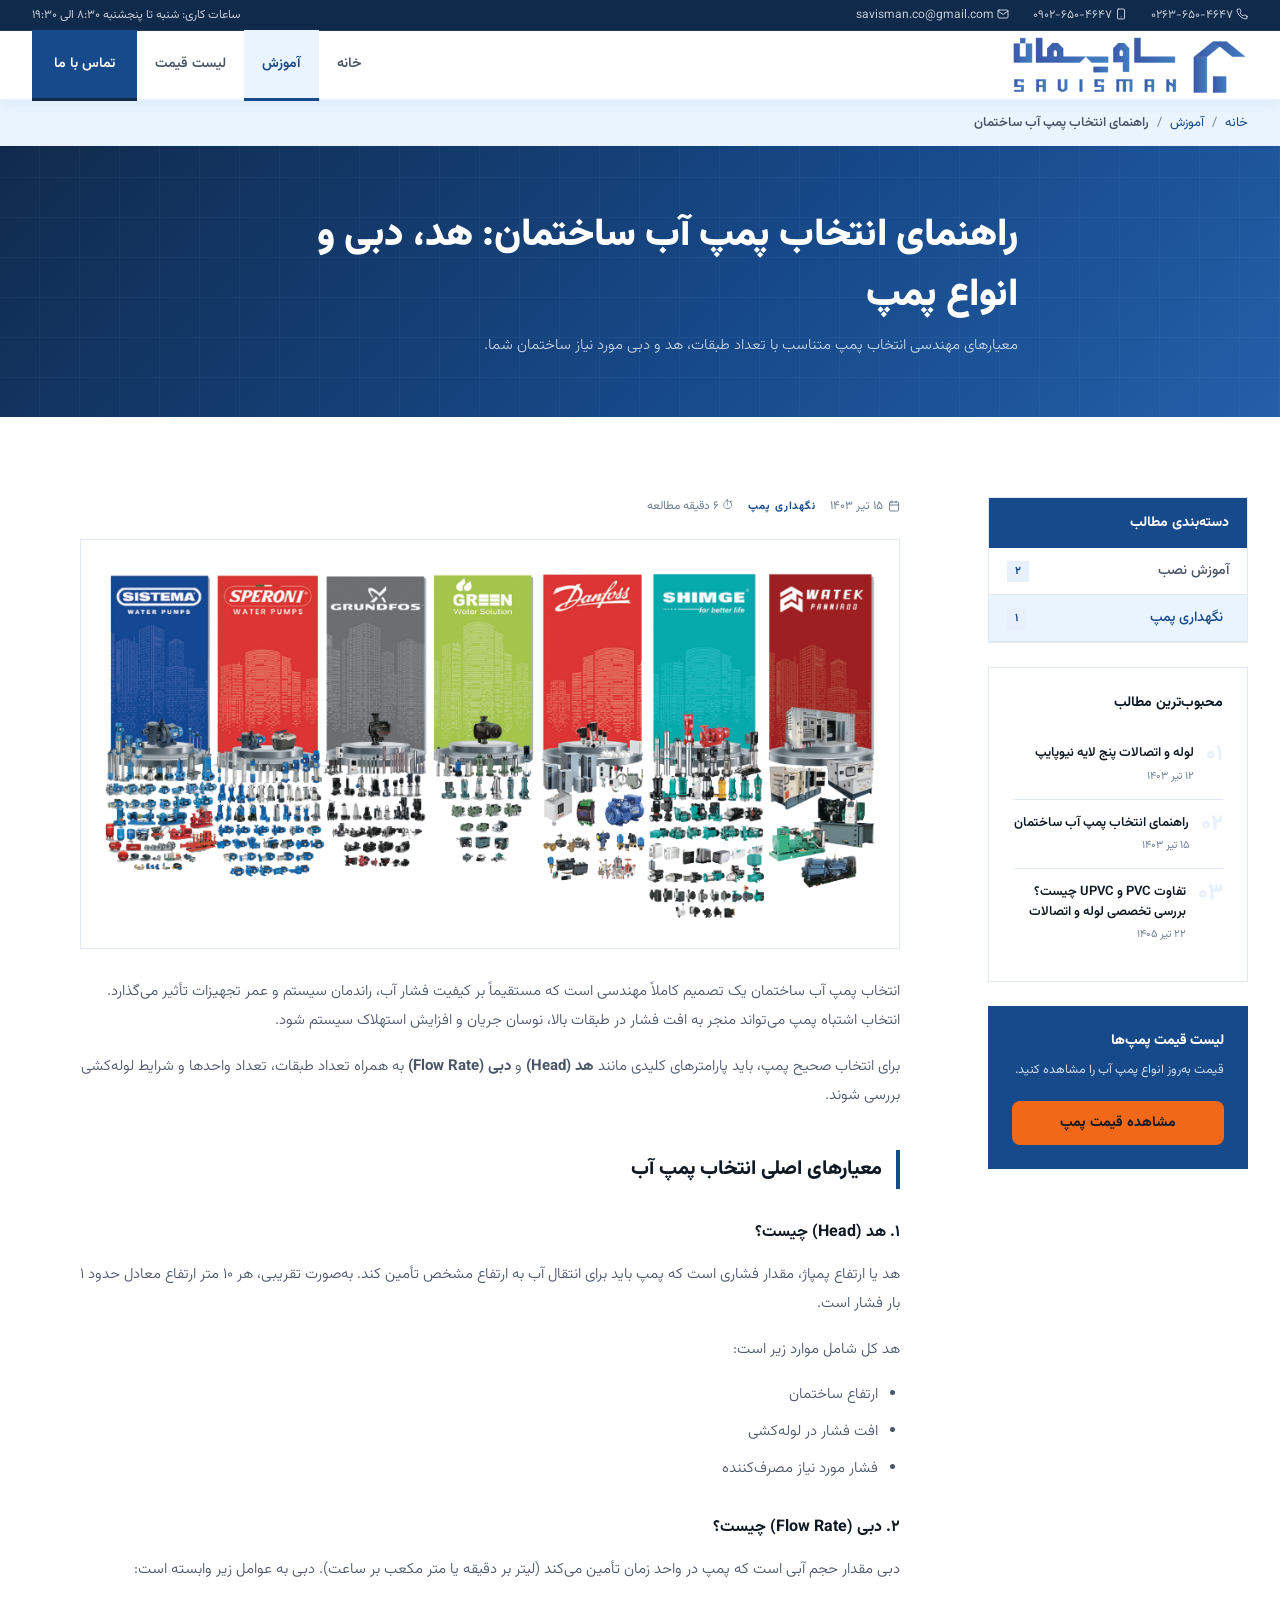
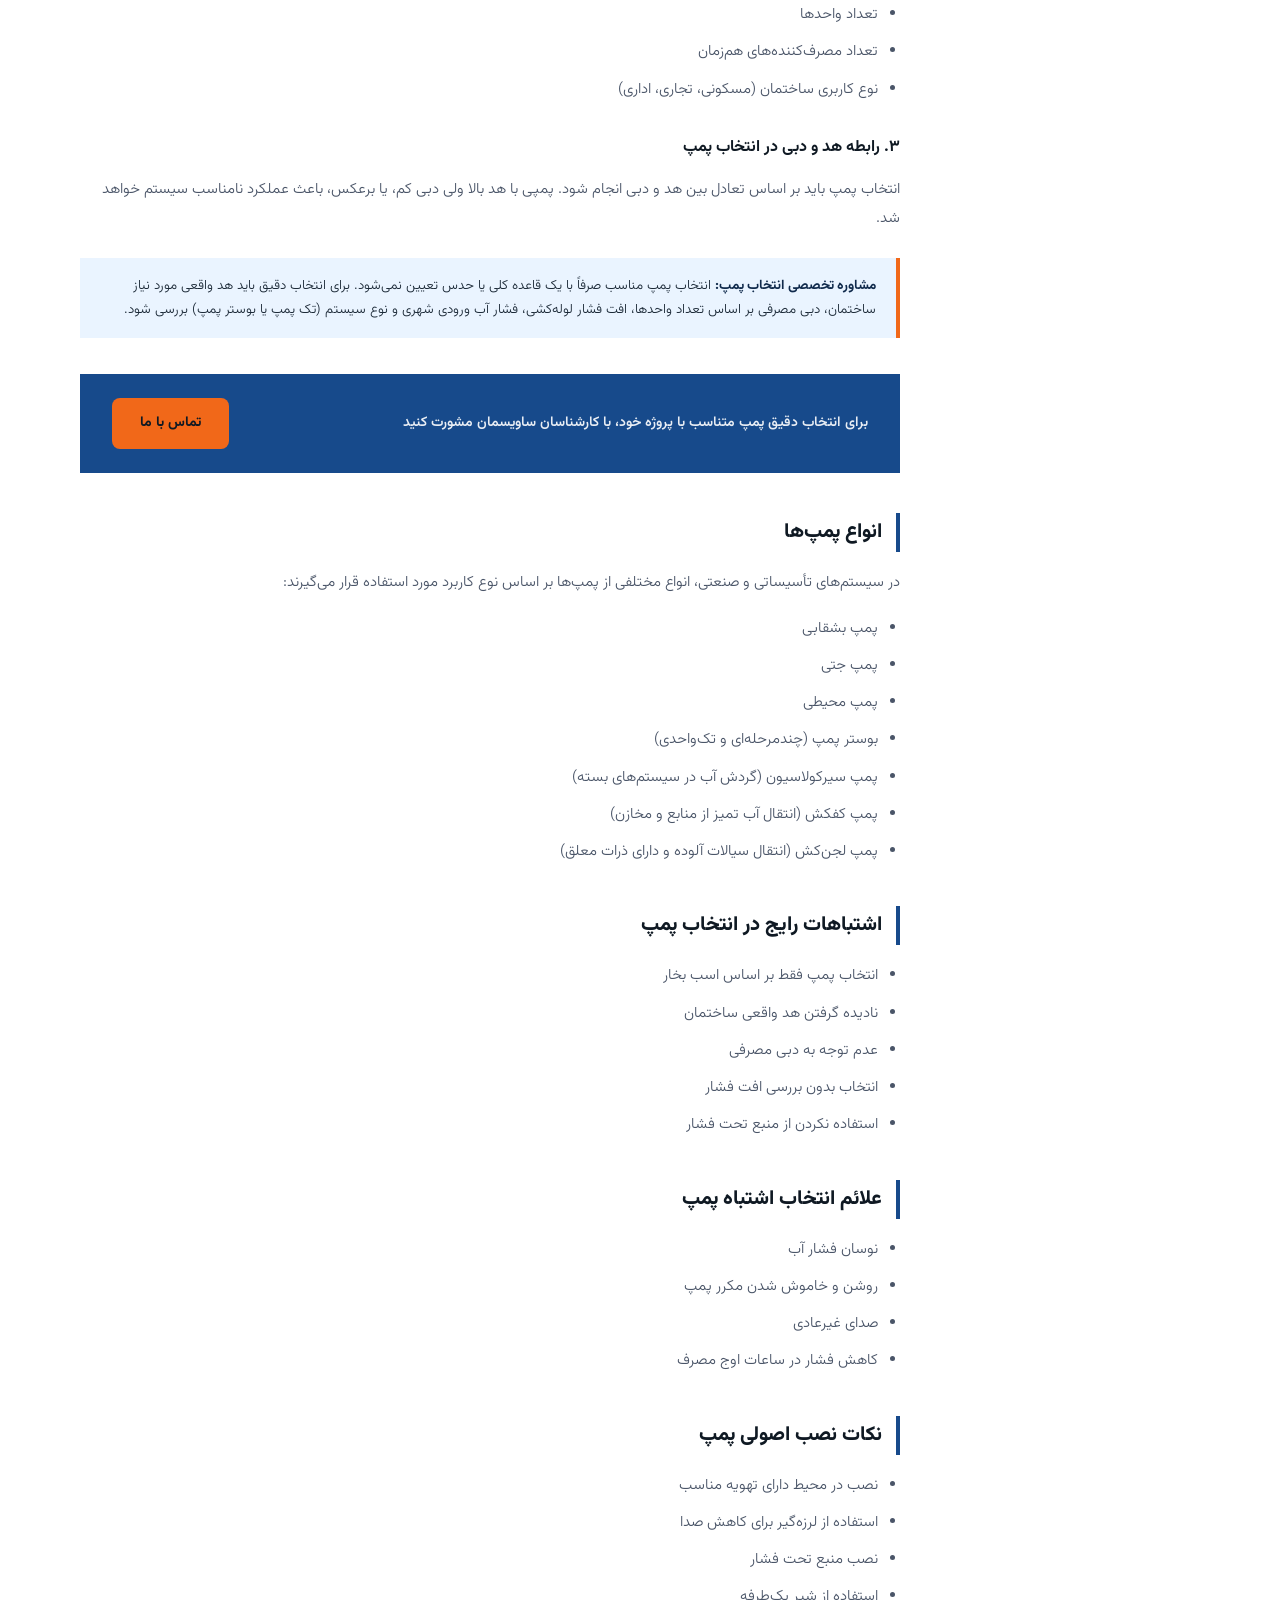
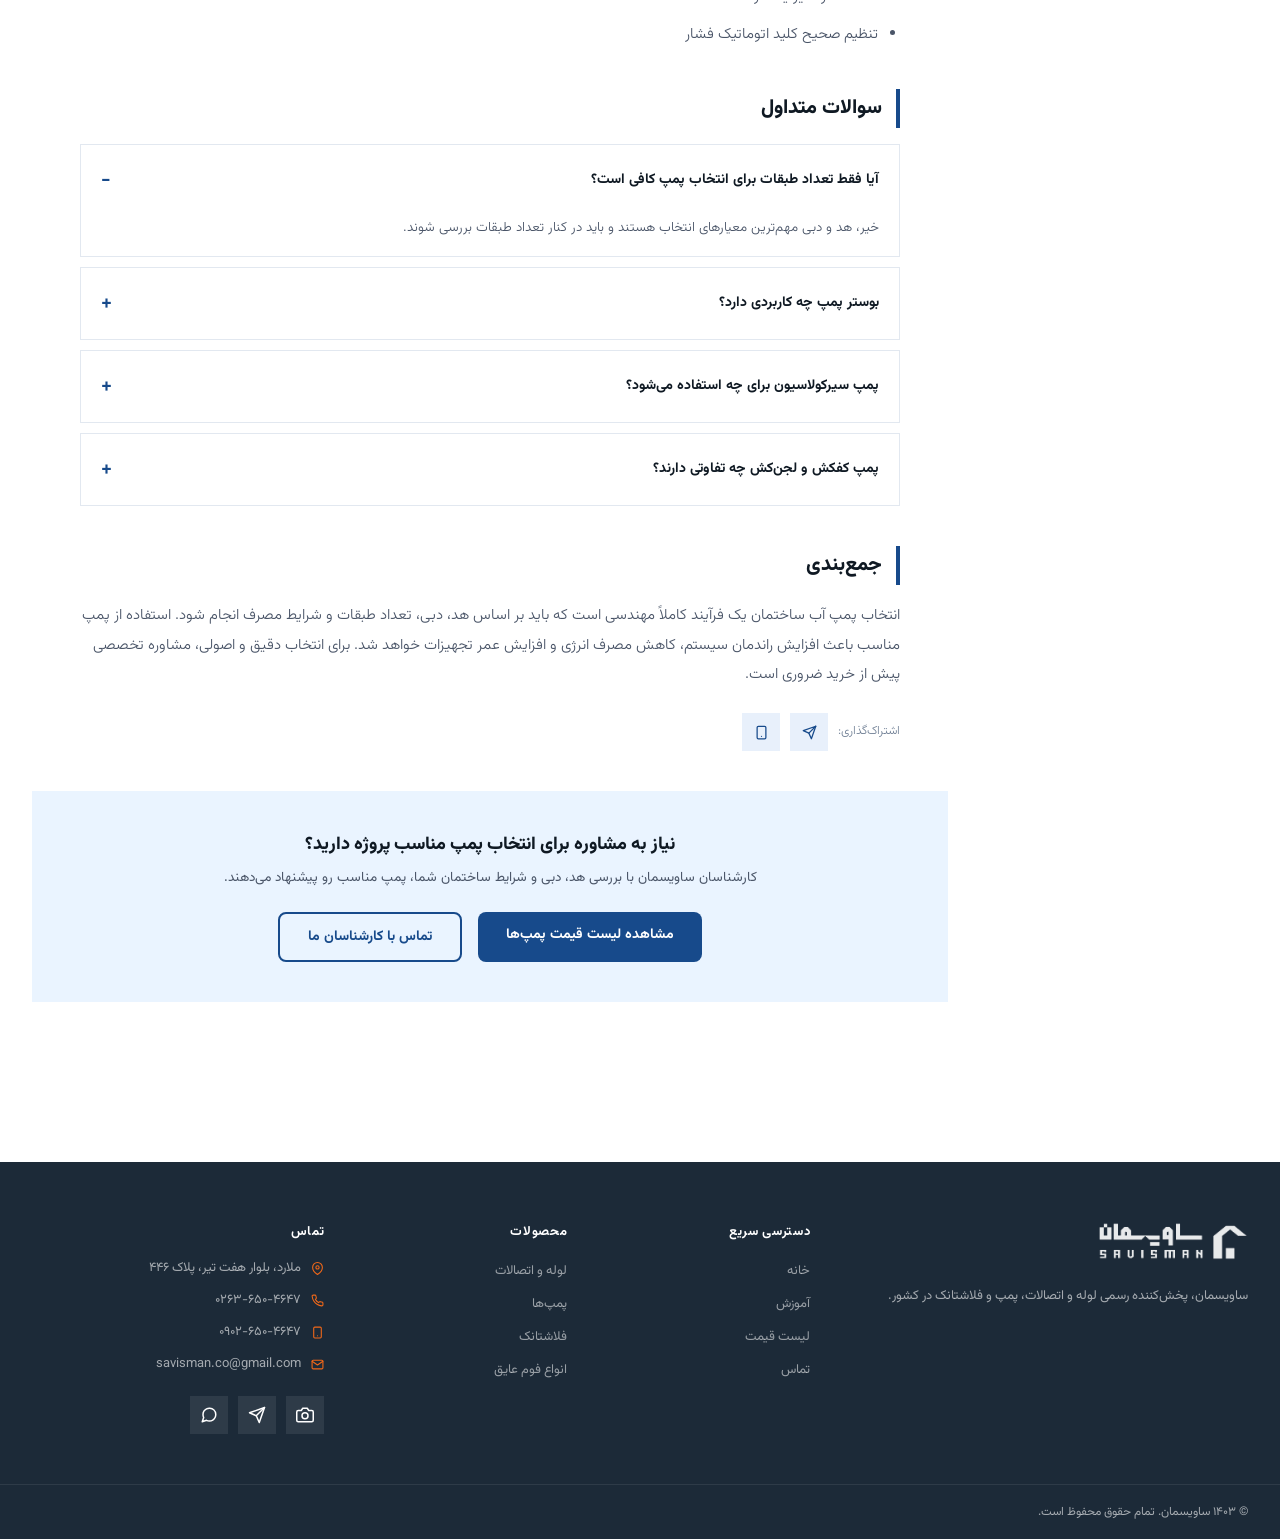
<file: blog-pump-selection.html>
<!DOCTYPE html>
<html lang="fa" dir="rtl">
<head>
<meta charset="UTF-8">
<meta name="viewport" content="width=device-width, initial-scale=1.0">
<title>راهنمای انتخاب پمپ آب ساختمان | هد، دبی و انواع پمپ | ساویسمان</title>
<link rel="icon" type="image/png" href="favicon.png">
<meta name="description" content="راهنمای تخصصی انتخاب پمپ آب ساختمان بر اساس هد و دبی، معرفی انواع پمپ متناسب با تعداد طبقات و اشتباهات رایج در انتخاب و نصب پمپ.">
<meta name="keywords" content="انتخاب پمپ آب ساختمان, هد و دبی پمپ, بوستر پمپ, پمپ بشقابی, پمپ جتی, پمپ سیرکولاسیون, پمپ کفکش">
<meta property="og:title" content="راهنمای انتخاب پمپ آب ساختمان | هد، دبی و انواع پمپ">
<meta property="og:description" content="معیارهای مهندسی انتخاب پمپ آب متناسب با تعداد طبقات، هد و دبی مورد نیاز ساختمان.">
<meta property="og:type" content="article">
<meta property="og:url" content="https://savisman.com/blog-pump-selection.html">
<meta property="og:image" content="https://savisman.com/pump.png">
<link rel="canonical" href="https://savisman.com/blog-pump-selection.html">
<link href="https://fonts.googleapis.com/css2?family=Vazirmatn:wght@300;400;500;600;700;800;900&display=swap" rel="stylesheet">
<link rel="stylesheet" href="style.css">
<script type="application/ld+json">
{
  "@context": "https://schema.org",
  "@type": "Article",
  "headline": "راهنمای انتخاب پمپ آب ساختمان بر اساس هد، دبی و تعداد طبقات",
  "description": "راهنمای تخصصی انتخاب پمپ آب ساختمان بر اساس هد و دبی، معرفی انواع پمپ متناسب با تعداد طبقات و اشتباهات رایج در انتخاب و نصب پمپ.",
  "image": "https://savisman.com/pump.png",
  "author": { "@type": "Organization", "name": "ساویسمان" },
  "publisher": {
    "@type": "Organization",
    "name": "ساویسمان",
    "logo": { "@type": "ImageObject", "url": "https://savisman.com/1horizontal_logo.png" }
  },
  "datePublished": "2024-07-05",
  "mainEntityOfPage": { "@type": "WebPage", "@id": "https://savisman.com/blog-pump-selection.html" },
  "inLanguage": "fa"
}
</script>
<script type="application/ld+json">
{
  "@context": "https://schema.org",
  "@type": "FAQPage",
  "mainEntity": [
    {
      "@type": "Question",
      "name": "آیا فقط تعداد طبقات برای انتخاب پمپ کافی است؟",
      "acceptedAnswer": { "@type": "Answer", "text": "خیر، هد و دبی مهم‌ترین معیارهای انتخاب پمپ هستند و باید در کنار تعداد طبقات بررسی شوند." }
    },
    {
      "@type": "Question",
      "name": "بوستر پمپ چه کاربردی دارد؟",
      "acceptedAnswer": { "@type": "Answer", "text": "بوستر پمپ برای ساختمان‌های چند طبقه و مصرف همزمان بالا استفاده می‌شود و فشار پایدار در تمام طبقات تأمین می‌کند." }
    },
    {
      "@type": "Question",
      "name": "پمپ سیرکولاسیون برای چه استفاده می‌شود؟",
      "acceptedAnswer": { "@type": "Answer", "text": "برای گردش آب در سیستم‌های بسته مانند گرمایش از کف و مدارهای موتورخانه استفاده می‌شود." }
    },
    {
      "@type": "Question",
      "name": "پمپ کفکش و لجن‌کش چه تفاوتی دارند؟",
      "acceptedAnswer": { "@type": "Answer", "text": "پمپ کفکش برای انتقال آب تمیز و پمپ لجن‌کش برای انتقال سیالات آلوده و دارای ذرات معلق استفاده می‌شود." }
    }
  ]
}
</script>
<script type="application/ld+json">
{
  "@context": "https://schema.org",
  "@type": "BreadcrumbList",
  "itemListElement": [
    {"@type": "ListItem", "position": 1, "name": "خانه", "item": "https://savisman.com/"},
    {"@type": "ListItem", "position": 2, "name": "آموزش", "item": "https://savisman.com/blog.html"},
    {"@type": "ListItem", "position": 3, "name": "راهنمای انتخاب پمپ آب ساختمان", "item": "https://savisman.com/blog-pump-selection.html"}
  ]
}
</script>
<style>
.article-header { max-width: 820px; margin: 0 auto; }
.article-meta-row { display:flex; align-items:center; gap:14px; flex-wrap:wrap; font-size:12px; color:var(--steel); margin-bottom:14px; }
.article-meta-row span { display:flex; align-items:center; gap:5px; }
.article-body { font-size:15px; line-height:1.95; color:var(--mid); font-weight:300; }
.article-body h2 {
  font-size:20px; font-weight:800; color:var(--dark); margin:2.5rem 0 1rem;
  padding-right:14px; border-right:4px solid var(--blue-main);
}
.article-body h3 {
  font-size:16px; font-weight:700; color:var(--dark); margin:1.75rem 0 0.75rem;
}
.article-body p { margin-bottom:1rem; }
.article-body ul, .article-body ol { margin:0 0 1.25rem; padding-right:1.4rem; }
.article-body li { margin-bottom:8px; }
.article-body table { width:100%; border-collapse:collapse; margin:1.25rem 0 1.75rem; font-size:14px; }
.article-body th, .article-body td { border:1px solid var(--border-light); padding:10px 14px; text-align:right; }
.article-body th { background:var(--blue-ultra); color:var(--dark); font-weight:700; }
.article-body tr:nth-child(even) td { background:var(--light); }
.note-box {
  background:var(--blue-ultra); border-right:4px solid var(--accent); padding:1rem 1.25rem;
  font-size:13.5px; color:var(--dark-2); margin:1.5rem 0; line-height:1.8;
}
.note-box b { color:var(--blue-dark); }
.inline-cta {
  display:flex; align-items:center; justify-content:space-between; gap:1.5rem; flex-wrap:wrap;
  background:var(--blue-main); padding:1.5rem 2rem; margin:2.25rem 0;
}
.inline-cta p { color:rgba(255,255,255,0.9); font-size:14px; font-weight:600; margin:0; }
.inline-cta a.btn { flex-shrink:0; }
.faq-item { border:1px solid var(--border-light); margin-bottom:10px; }
.faq-item summary {
  cursor:pointer; list-style:none; padding:16px 20px; font-size:14px; font-weight:700; color:var(--dark);
  display:flex; align-items:center; justify-content:space-between;
}
.faq-item summary::-webkit-details-marker { display:none; }
.faq-item summary::after { content:'+'; font-size:20px; color:var(--blue-main); }
.faq-item[open] summary::after { content:'−'; }
.faq-item p { padding:0 20px 16px; font-size:13.5px; color:var(--mid); line-height:1.8; margin:0; }
.article-footer-cta { background:var(--blue-ultra); padding:2.5rem; text-align:center; margin-top:2.5rem; }
.article-footer-cta h3 { font-size:18px; font-weight:800; color:var(--dark); margin-bottom:8px; }
.article-footer-cta p { font-size:13.5px; color:var(--mid); margin-bottom:1.5rem; }
.article-footer-actions { display:flex; gap:1rem; justify-content:center; flex-wrap:wrap; }
.share-row { display:flex; align-items:center; gap:10px; margin-top:1.5rem; }
.share-row a {
  width:38px; height:38px; display:flex; align-items:center; justify-content:center;
  background:var(--blue-pale); color:var(--blue-main); text-decoration:none; font-size:15px; transition:all 0.2s;
}
.share-row a:hover { background:var(--blue-main); color:var(--white); }

.article-hero-img { width:100%; aspect-ratio:16/8; overflow:hidden; margin-bottom:1.75rem; border:1px solid var(--border-light); background:var(--white); display:flex; align-items:center; justify-content:center; }
.article-hero-img img { width:100%; height:100%; object-fit:contain; display:block; }
@media(max-width:640px){
  .inline-cta { flex-direction:column; align-items:flex-start; text-align:right; }
  .article-body table { font-size:12.5px; }
}
</style>
</head>
<body>

<!-- TOPBAR -->
<div id="topbar">
  <div class="topbar-inner">
    <div class="topbar-contacts">
      <span><svg class="icon" viewBox="0 0 24 24" fill="none" stroke="currentColor" stroke-width="2" stroke-linecap="round" stroke-linejoin="round"><path d="M22 16.92v3a2 2 0 0 1-2.18 2 19.79 19.79 0 0 1-8.63-3.07 19.5 19.5 0 0 1-6-6 19.79 19.79 0 0 1-3.07-8.67A2 2 0 0 1 4.11 2h3a2 2 0 0 1 2 1.72c.127.96.361 1.903.7 2.81a2 2 0 0 1-.45 2.11L8.09 9.91a16 16 0 0 0 6 6l1.27-1.27a2 2 0 0 1 2.11-.45c.907.339 1.85.573 2.81.7A2 2 0 0 1 22 16.92z"/></svg> <a href="tel:02636504647">۰۲۶۳-۶۵۰-۴۶۴۷</a></span>
      <span><svg class="icon" viewBox="0 0 24 24" fill="none" stroke="currentColor" stroke-width="2" stroke-linecap="round" stroke-linejoin="round"><rect x="5" y="2" width="14" height="20" rx="2" ry="2"/><line x1="12" y1="18" x2="12.01" y2="18"/></svg> <a href="tel:09026504647">۰۹۰۲-۶۵۰-۴۶۴۷</a></span>
      <span><svg class="icon" viewBox="0 0 24 24" fill="none" stroke="currentColor" stroke-width="2" stroke-linecap="round" stroke-linejoin="round"><path d="M4 4h16c1.1 0 2 .9 2 2v12c0 1.1-.9 2-2 2H4c-1.1 0-2-.9-2-2V6c0-1.1.9-2 2-2z"/><polyline points="22 6 12 13 2 6"/></svg> <a href="mailto:savisman.co@gmail.com">savisman.co@gmail.com</a></span>
    </div>
    <span>ساعات کاری: شنبه تا پنجشنبه ۸:۳۰ الی ۱۹:۳۰</span>
  </div>
</div>

<!-- NAV -->
<nav>
  <div class="nav-inner">
    <a href="index.html" class="logo"><img src="1horizontal_logo.png" alt="ساویسمان"></a>
    <ul class="nav-links">
      <li><a href="index.html">خانه</a></li>
      <li><a href="blog.html" class="active">آموزش</a></li>
      <li><a href="price.html">لیست قیمت</a></li>
      <li><a href="contact.html" class="nav-cta">تماس با ما</a></li>
    </ul>
    <button class="nav-toggle" aria-label="باز کردن منو"><svg class="icon" viewBox="0 0 24 24" fill="none" stroke="currentColor" stroke-width="2" stroke-linecap="round" stroke-linejoin="round"><line x1="3" y1="12" x2="21" y2="12"/><line x1="3" y1="6" x2="21" y2="6"/><line x1="3" y1="18" x2="21" y2="18"/></svg></button>
  </div>
</nav>

<!-- BREADCRUMB -->
<div class="breadcrumb">
  <div class="breadcrumb-inner">
    <a href="index.html">خانه</a>
    <span class="breadcrumb-sep">/</span>
    <a href="blog.html">آموزش</a>
    <span class="breadcrumb-sep">/</span>
    <span class="breadcrumb-current">راهنمای انتخاب پمپ آب ساختمان</span>
  </div>
</div>

<!-- PAGE HERO -->
<section class="page-hero">
  <div class="page-hero-inner article-header">
    <h1>راهنمای انتخاب پمپ آب ساختمان: هد، دبی و انواع پمپ</h1>
    <p>معیارهای مهندسی انتخاب پمپ متناسب با تعداد طبقات، هد و دبی مورد نیاز ساختمان شما.</p>
  </div>
</section>

<!-- MAIN -->
<section>
  <div class="container">
    <div class="sidebar-layout">

      <!-- MAIN CONTENT -->
      <article style="order:2;">
        <div class="article-header" style="margin-bottom:1.5rem;">
          <div class="article-meta-row">
            <span><svg class="icon" viewBox="0 0 24 24" fill="none" stroke="currentColor" stroke-width="2" stroke-linecap="round" stroke-linejoin="round"><rect x="3" y="4" width="18" height="18" rx="2" ry="2"/><line x1="16" y1="2" x2="16" y2="6"/><line x1="8" y1="2" x2="8" y2="6"/><line x1="3" y1="10" x2="21" y2="10"/></svg> ۱۵ تیر ۱۴۰۳</span>
            <span class="blog-cat" style="margin:0;">نگهداری پمپ</span>
            <span>⏱ ۶ دقیقه مطالعه</span>
          </div>
        </div>

        <div class="article-body article-header">

          <div class="article-hero-img"><img src="pump.png" alt="برندهای پمپ آب موجود در ساویسمان"></div>

          <p>انتخاب پمپ آب ساختمان یک تصمیم کاملاً مهندسی است که مستقیماً بر کیفیت فشار آب، راندمان سیستم و عمر تجهیزات تأثیر می‌گذارد. انتخاب اشتباه پمپ می‌تواند منجر به افت فشار در طبقات بالا، نوسان جریان و افزایش استهلاک سیستم شود.</p>
          <p>برای انتخاب صحیح پمپ، باید پارامترهای کلیدی مانند <strong>هد (Head)</strong> و <strong>دبی (Flow Rate)</strong> به همراه تعداد طبقات، تعداد واحدها و شرایط لوله‌کشی بررسی شوند.</p>

          <h2>معیارهای اصلی انتخاب پمپ آب</h2>

          <h3>۱. هد (Head) چیست؟</h3>
          <p>هد یا ارتفاع پمپاژ، مقدار فشاری است که پمپ باید برای انتقال آب به ارتفاع مشخص تأمین کند. به‌صورت تقریبی، هر ۱۰ متر ارتفاع معادل حدود ۱ بار فشار است.</p>
          <p>هد کل شامل موارد زیر است:</p>
          <ul>
            <li>ارتفاع ساختمان</li>
            <li>افت فشار در لوله‌کشی</li>
            <li>فشار مورد نیاز مصرف‌کننده</li>
          </ul>

          <h3>۲. دبی (Flow Rate) چیست؟</h3>
          <p>دبی مقدار حجم آبی است که پمپ در واحد زمان تأمین می‌کند (لیتر بر دقیقه یا متر مکعب بر ساعت). دبی به عوامل زیر وابسته است:</p>
          <ul>
            <li>تعداد واحدها</li>
            <li>تعداد مصرف‌کننده‌های هم‌زمان</li>
            <li>نوع کاربری ساختمان (مسکونی، تجاری، اداری)</li>
          </ul>

          <h3>۳. رابطه هد و دبی در انتخاب پمپ</h3>
          <p>انتخاب پمپ باید بر اساس تعادل بین هد و دبی انجام شود. پمپی با هد بالا ولی دبی کم، یا برعکس، باعث عملکرد نامناسب سیستم خواهد شد.</p>

          <div class="note-box"><b>مشاوره تخصصی انتخاب پمپ:</b> انتخاب پمپ مناسب صرفاً با یک قاعده کلی یا حدس تعیین نمی‌شود. برای انتخاب دقیق باید هد واقعی مورد نیاز ساختمان، دبی مصرفی بر اساس تعداد واحدها، افت فشار لوله‌کشی، فشار آب ورودی شهری و نوع سیستم (تک پمپ یا بوستر پمپ) بررسی شود.</div>

          <div class="inline-cta">
            <p>برای انتخاب دقیق پمپ متناسب با پروژه خود، با کارشناسان ساویسمان مشورت کنید</p>
            <a href="contact.html" class="btn btn-accent">تماس با ما</a>
          </div>

          <h2>انواع پمپ‌ها</h2>
          <p>در سیستم‌های تأسیساتی و صنعتی، انواع مختلفی از پمپ‌ها بر اساس نوع کاربرد مورد استفاده قرار می‌گیرند:</p>
          <ul>
            <li>پمپ بشقابی</li>
            <li>پمپ جتی</li>
            <li>پمپ محیطی</li>
            <li>بوستر پمپ (چندمرحله‌ای و تک‌واحدی)</li>
            <li>پمپ سیرکولاسیون (گردش آب در سیستم‌های بسته)</li>
            <li>پمپ کفکش (انتقال آب تمیز از منابع و مخازن)</li>
            <li>پمپ لجن‌کش (انتقال سیالات آلوده و دارای ذرات معلق)</li>
          </ul>

          <h2>اشتباهات رایج در انتخاب پمپ</h2>
          <ul>
            <li>انتخاب پمپ فقط بر اساس اسب بخار</li>
            <li>نادیده گرفتن هد واقعی ساختمان</li>
            <li>عدم توجه به دبی مصرفی</li>
            <li>انتخاب بدون بررسی افت فشار</li>
            <li>استفاده نکردن از منبع تحت فشار</li>
          </ul>

          <h2>علائم انتخاب اشتباه پمپ</h2>
          <ul>
            <li>نوسان فشار آب</li>
            <li>روشن و خاموش شدن مکرر پمپ</li>
            <li>صدای غیرعادی</li>
            <li>کاهش فشار در ساعات اوج مصرف</li>
          </ul>

          <h2>نکات نصب اصولی پمپ</h2>
          <ul>
            <li>نصب در محیط دارای تهویه مناسب</li>
            <li>استفاده از لرزه‌گیر برای کاهش صدا</li>
            <li>نصب منبع تحت فشار</li>
            <li>استفاده از شیر یک‌طرفه</li>
            <li>تنظیم صحیح کلید اتوماتیک فشار</li>
          </ul>

          <h2>سوالات متداول</h2>
          <details class="faq-item" open>
            <summary>آیا فقط تعداد طبقات برای انتخاب پمپ کافی است؟</summary>
            <p>خیر، هد و دبی مهم‌ترین معیارهای انتخاب هستند و باید در کنار تعداد طبقات بررسی شوند.</p>
          </details>
          <details class="faq-item">
            <summary>بوستر پمپ چه کاربردی دارد؟</summary>
            <p>برای ساختمان‌های چند طبقه و مصرف هم‌زمان بالا استفاده می‌شود و فشار پایدار در تمام طبقات تأمین می‌کند.</p>
          </details>
          <details class="faq-item">
            <summary>پمپ سیرکولاسیون برای چه استفاده می‌شود؟</summary>
            <p>برای گردش آب در سیستم‌های بسته مثل گرمایش از کف و مدارهای موتورخانه.</p>
          </details>
          <details class="faq-item">
            <summary>پمپ کفکش و لجن‌کش چه تفاوتی دارند؟</summary>
            <p>کفکش برای آب تمیز و لجن‌کش برای سیالات آلوده و دارای ذرات معلق استفاده می‌شود. برای انتخاب نوع مناسب می‌توانید با کارشناسان ساویسمان مشورت کنید.</p>
          </details>

          <h2>جمع‌بندی</h2>
          <p>انتخاب پمپ آب ساختمان یک فرآیند کاملاً مهندسی است که باید بر اساس هد، دبی، تعداد طبقات و شرایط مصرف انجام شود. استفاده از پمپ مناسب باعث افزایش راندمان سیستم، کاهش مصرف انرژی و افزایش عمر تجهیزات خواهد شد. برای انتخاب دقیق و اصولی، مشاوره تخصصی پیش از خرید ضروری است.</p>

          <div class="share-row">
            <span style="font-size:12px;color:var(--steel);">اشتراک‌گذاری:</span>
            <a href="https://t.me/savisman_co" target="_blank" title="تلگرام"><svg class="icon" viewBox="0 0 24 24" fill="none" stroke="currentColor" stroke-width="2" stroke-linecap="round" stroke-linejoin="round"><line x1="22" y1="2" x2="11" y2="13"/><polygon points="22 2 15 22 11 13 2 9"/></svg></a>
            <a href="https://wa.me/989026504647" target="_blank" title="واتساپ"><svg class="icon" viewBox="0 0 24 24" fill="none" stroke="currentColor" stroke-width="2" stroke-linecap="round" stroke-linejoin="round"><rect x="5" y="2" width="14" height="20" rx="2" ry="2"/><line x1="12" y1="18" x2="12.01" y2="18"/></svg></a>
          </div>
        </div>

        <!-- FOOTER CTA -->
        <div class="article-footer-cta fade-up">
          <h3>نیاز به مشاوره برای انتخاب پمپ مناسب پروژه دارید؟</h3>
          <p>کارشناسان ساویسمان با بررسی هد، دبی و شرایط ساختمان شما، پمپ مناسب رو پیشنهاد می‌دهند.</p>
          <div class="article-footer-actions">
            <a href="price.html#cat4" class="btn btn-primary">مشاهده لیست قیمت پمپ‌ها</a>
            <a href="contact.html" class="btn btn-outline">تماس با کارشناسان ما</a>
          </div>
        </div>
      </article>

      <!-- SIDEBAR -->
      <aside style="order:1;display:flex;flex-direction:column;gap:1.5rem;">
        <div class="sidebar-box">
          <div class="sidebar-title">دسته‌بندی مطالب</div>
          <ul class="sidebar-nav">
            <li><a href="blog.html">آموزش نصب <span class="count">۲</span></a></li>
            <li><a href="blog.html" class="active">نگهداری پمپ <span class="count">۱</span></a></li>
          </ul>
        </div>

        <div class="sidebar-box" style="position:static;padding:1.5rem;">
          <div style="font-size:14px;font-weight:700;color:var(--dark);margin-bottom:1rem;">محبوب‌ترین مطالب</div>
          <div class="popular-post-item" style="display:flex;gap:12px;align-items:flex-start;padding:14px 0;border-bottom:1px solid var(--border-light);">
            <div class="popular-post-num" style="font-size:22px;font-weight:900;color:var(--blue-pale);flex-shrink:0;line-height:1;">۰۱</div>
            <div>
              <div class="popular-post-title" style="font-size:13px;font-weight:600;color:var(--dark);line-height:1.5;"><a href="blog-newpipe.html" style="color:inherit;text-decoration:none;">لوله و اتصالات پنج لایه نیوپایپ</a></div>
              <div class="popular-post-date" style="font-size:11px;color:var(--steel);margin-top:4px;">۱۲ تیر ۱۴۰۳</div>
            </div>
          </div>
          <div class="popular-post-item" style="display:flex;gap:12px;align-items:flex-start;padding:14px 0;border-bottom:1px solid var(--border-light);">
            <div class="popular-post-num" style="font-size:22px;font-weight:900;color:var(--blue-pale);flex-shrink:0;line-height:1;">۰۲</div>
            <div>
              <div class="popular-post-title" style="font-size:13px;font-weight:600;color:var(--dark);line-height:1.5;">راهنمای انتخاب پمپ آب ساختمان</div>
              <div class="popular-post-date" style="font-size:11px;color:var(--steel);margin-top:4px;">۱۵ تیر ۱۴۰۳</div>
            </div>
          </div>
          <div class="popular-post-item" style="display:flex;gap:12px;align-items:flex-start;padding:14px 0;">
            <div class="popular-post-num" style="font-size:22px;font-weight:900;color:var(--blue-pale);flex-shrink:0;line-height:1;">۰۳</div>
            <div>
              <div class="popular-post-title" style="font-size:13px;font-weight:600;color:var(--dark);line-height:1.5;"><a href="blog-pvc-upvc.html" style="color:inherit;text-decoration:none;">تفاوت PVC و UPVC چیست؟ بررسی تخصصی لوله و اتصالات</a></div>
              <div class="popular-post-date" style="font-size:11px;color:var(--steel);margin-top:4px;">۲۲ تیر ۱۴۰۵</div>
            </div>
          </div>
        </div>

        <div class="sidebar-box" style="position:static;padding:1.5rem;background:var(--blue-main);border:none;">
          <div style="font-size:14px;font-weight:800;color:var(--white);margin-bottom:8px;">لیست قیمت پمپ‌ها</div>
          <p style="font-size:12.5px;color:rgba(255,255,255,0.8);line-height:1.7;margin-bottom:1.25rem;">قیمت به‌روز انواع پمپ آب را مشاهده کنید.</p>
          <a href="price.html#cat4" class="btn btn-accent" style="width:100%;text-align:center;padding:11px;">مشاهده قیمت پمپ</a>
        </div>
      </aside>

    </div>
  </div>
</section>

<!-- FOOTER -->
<footer>
  <div class="footer-grid">
    <div>
      <div class="footer-logo"><img src="1horizontal_logo.png" alt="ساویسمان"></div>
      <p class="footer-about">ساویسمان، پخش‌کننده رسمی لوله و اتصالات، پمپ و فلاشتانک در کشور.</p>
    </div>
    <div>
      <div class="footer-title">دسترسی سریع</div>
      <ul class="footer-links">
        <li><a href="index.html">خانه</a></li>
        <li><a href="blog.html">آموزش</a></li>
        <li><a href="price.html">لیست قیمت</a></li>
        <li><a href="contact.html">تماس</a></li>
      </ul>
    </div>
    <div>
      <div class="footer-title">محصولات</div>
      <ul class="footer-links">
        <li><a href="price.html#cat1">لوله و اتصالات</a></li>
        <li><a href="price.html#cat4">پمپ‌ها</a></li>
        <li><a href="price.html#cat5">فلاشتانک</a></li>
        <li><a href="price.html#cat9">انواع فوم عایق</a></li>
      </ul>
    </div>
    <div>
      <div class="footer-title">تماس</div>
      <div class="footer-contact-item"><span class="ic"><svg class="icon" viewBox="0 0 24 24" fill="none" stroke="currentColor" stroke-width="2" stroke-linecap="round" stroke-linejoin="round"><path d="M21 10c0 7-9 13-9 13s-9-6-9-13a9 9 0 0 1 18 0z"/><circle cx="12" cy="10" r="3"/></svg></span><span>ملارد، بلوار هفت تیر، پلاک ۴۴۶</span></div>
      <div class="footer-contact-item"><span class="ic"><svg class="icon" viewBox="0 0 24 24" fill="none" stroke="currentColor" stroke-width="2" stroke-linecap="round" stroke-linejoin="round"><path d="M22 16.92v3a2 2 0 0 1-2.18 2 19.79 19.79 0 0 1-8.63-3.07 19.5 19.5 0 0 1-6-6 19.79 19.79 0 0 1-3.07-8.67A2 2 0 0 1 4.11 2h3a2 2 0 0 1 2 1.72c.127.96.361 1.903.7 2.81a2 2 0 0 1-.45 2.11L8.09 9.91a16 16 0 0 0 6 6l1.27-1.27a2 2 0 0 1 2.11-.45c.907.339 1.85.573 2.81.7A2 2 0 0 1 22 16.92z"/></svg></span><span>۰۲۶۳-۶۵۰-۴۶۴۷</span></div>
      <div class="footer-contact-item"><span class="ic"><svg class="icon" viewBox="0 0 24 24" fill="none" stroke="currentColor" stroke-width="2" stroke-linecap="round" stroke-linejoin="round"><rect x="5" y="2" width="14" height="20" rx="2" ry="2"/><line x1="12" y1="18" x2="12.01" y2="18"/></svg></span><span>۰۹۰۲-۶۵۰-۴۶۴۷</span></div>
      <div class="footer-contact-item"><span class="ic"><svg class="icon" viewBox="0 0 24 24" fill="none" stroke="currentColor" stroke-width="2" stroke-linecap="round" stroke-linejoin="round"><path d="M4 4h16c1.1 0 2 .9 2 2v12c0 1.1-.9 2-2 2H4c-1.1 0-2-.9-2-2V6c0-1.1.9-2 2-2z"/><polyline points="22 6 12 13 2 6"/></svg></span><span>savisman.co@gmail.com</span></div>
      <div class="footer-social-row">
        <a href="https://instagram.com/savisman.co" target="_blank" class="footer-social-btn" title="اینستاگرام"><svg class="icon" viewBox="0 0 24 24" fill="none" stroke="currentColor" stroke-width="2" stroke-linecap="round" stroke-linejoin="round"><path d="M23 19a2 2 0 0 1-2 2H3a2 2 0 0 1-2-2V8a2 2 0 0 1 2-2h4l2-3h6l2 3h4a2 2 0 0 1 2 2z"/><circle cx="12" cy="13" r="4"/></svg></a>
        <a href="https://t.me/savisman_co" target="_blank" class="footer-social-btn" title="تلگرام"><svg class="icon" viewBox="0 0 24 24" fill="none" stroke="currentColor" stroke-width="2" stroke-linecap="round" stroke-linejoin="round"><line x1="22" y1="2" x2="11" y2="13"/><polygon points="22 2 15 22 11 13 2 9"/></svg></a>
        <a href="https://wa.me/989026504647" target="_blank" class="footer-social-btn" title="واتساپ"><svg class="icon" viewBox="0 0 24 24" fill="none" stroke="currentColor" stroke-width="2" stroke-linecap="round" stroke-linejoin="round"><path d="M21 11.5a8.38 8.38 0 0 1-.9 3.8 8.5 8.5 0 0 1-7.6 4.7 8.38 8.38 0 0 1-3.8-.9L3 21l1.9-5.7a8.38 8.38 0 0 1-.9-3.8 8.5 8.5 0 0 1 4.7-7.6 8.38 8.38 0 0 1 3.8-.9h.5a8.48 8.48 0 0 1 8 8v.5z"/></svg></a>
      </div>
    </div>
  </div>
  <div class="footer-bottom"><span>© ۱۴۰۳ ساویسمان. تمام حقوق محفوظ است.</span></div>
</footer>

<script>
const observer=new IntersectionObserver((e)=>{e.forEach(x=>{if(x.isIntersecting)x.target.classList.add('visible');});},{threshold:0.12});
document.querySelectorAll('.fade-up').forEach(el=>observer.observe(el));
window.addEventListener('scroll',()=>{document.querySelector('nav').style.boxShadow=window.scrollY>30?'0 4px 20px rgba(43,91,168,0.15)':'';});
const navToggle=document.querySelector('.nav-toggle');
const navLinksEl=document.querySelector('.nav-links');
if(navToggle&&navLinksEl){
  navToggle.addEventListener('click',()=>navLinksEl.classList.toggle('open'));
  navLinksEl.querySelectorAll('a').forEach(a=>a.addEventListener('click',()=>navLinksEl.classList.remove('open')));
}
</script>
</body>
</html>
</file>
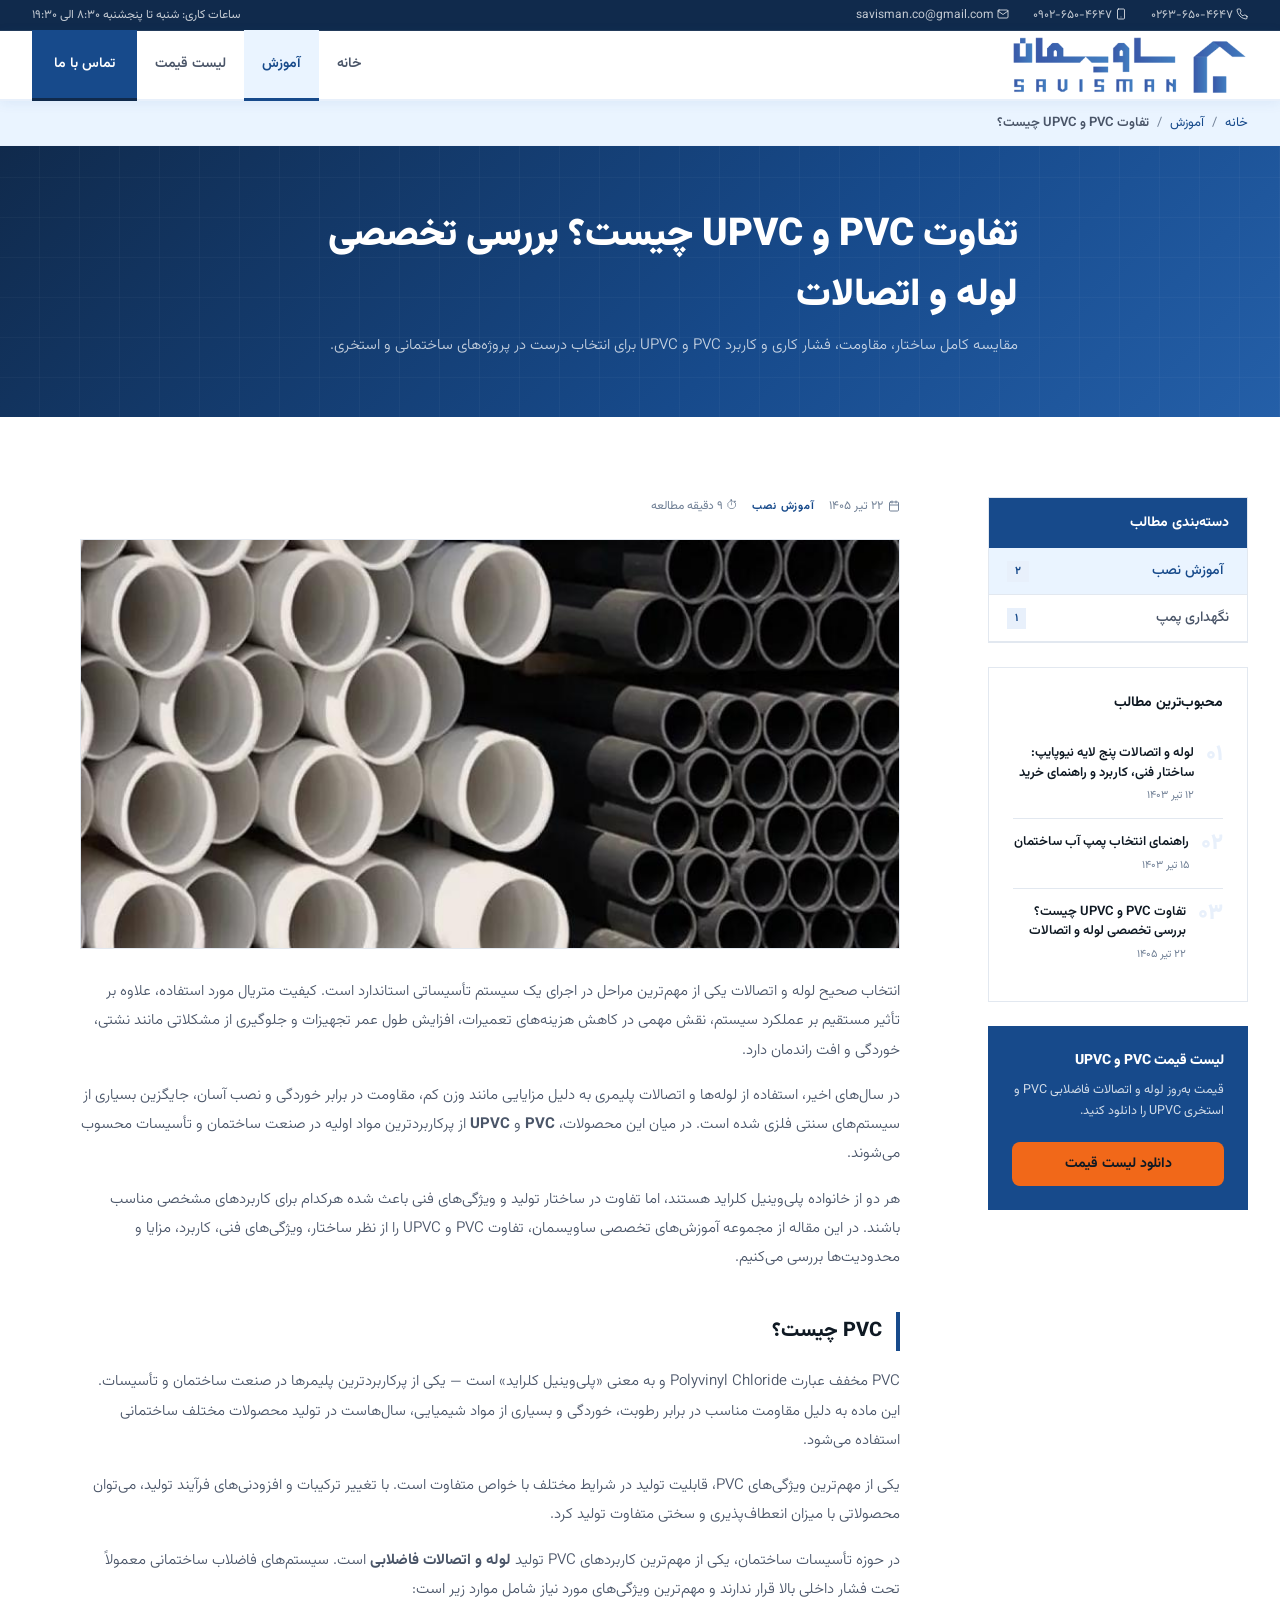
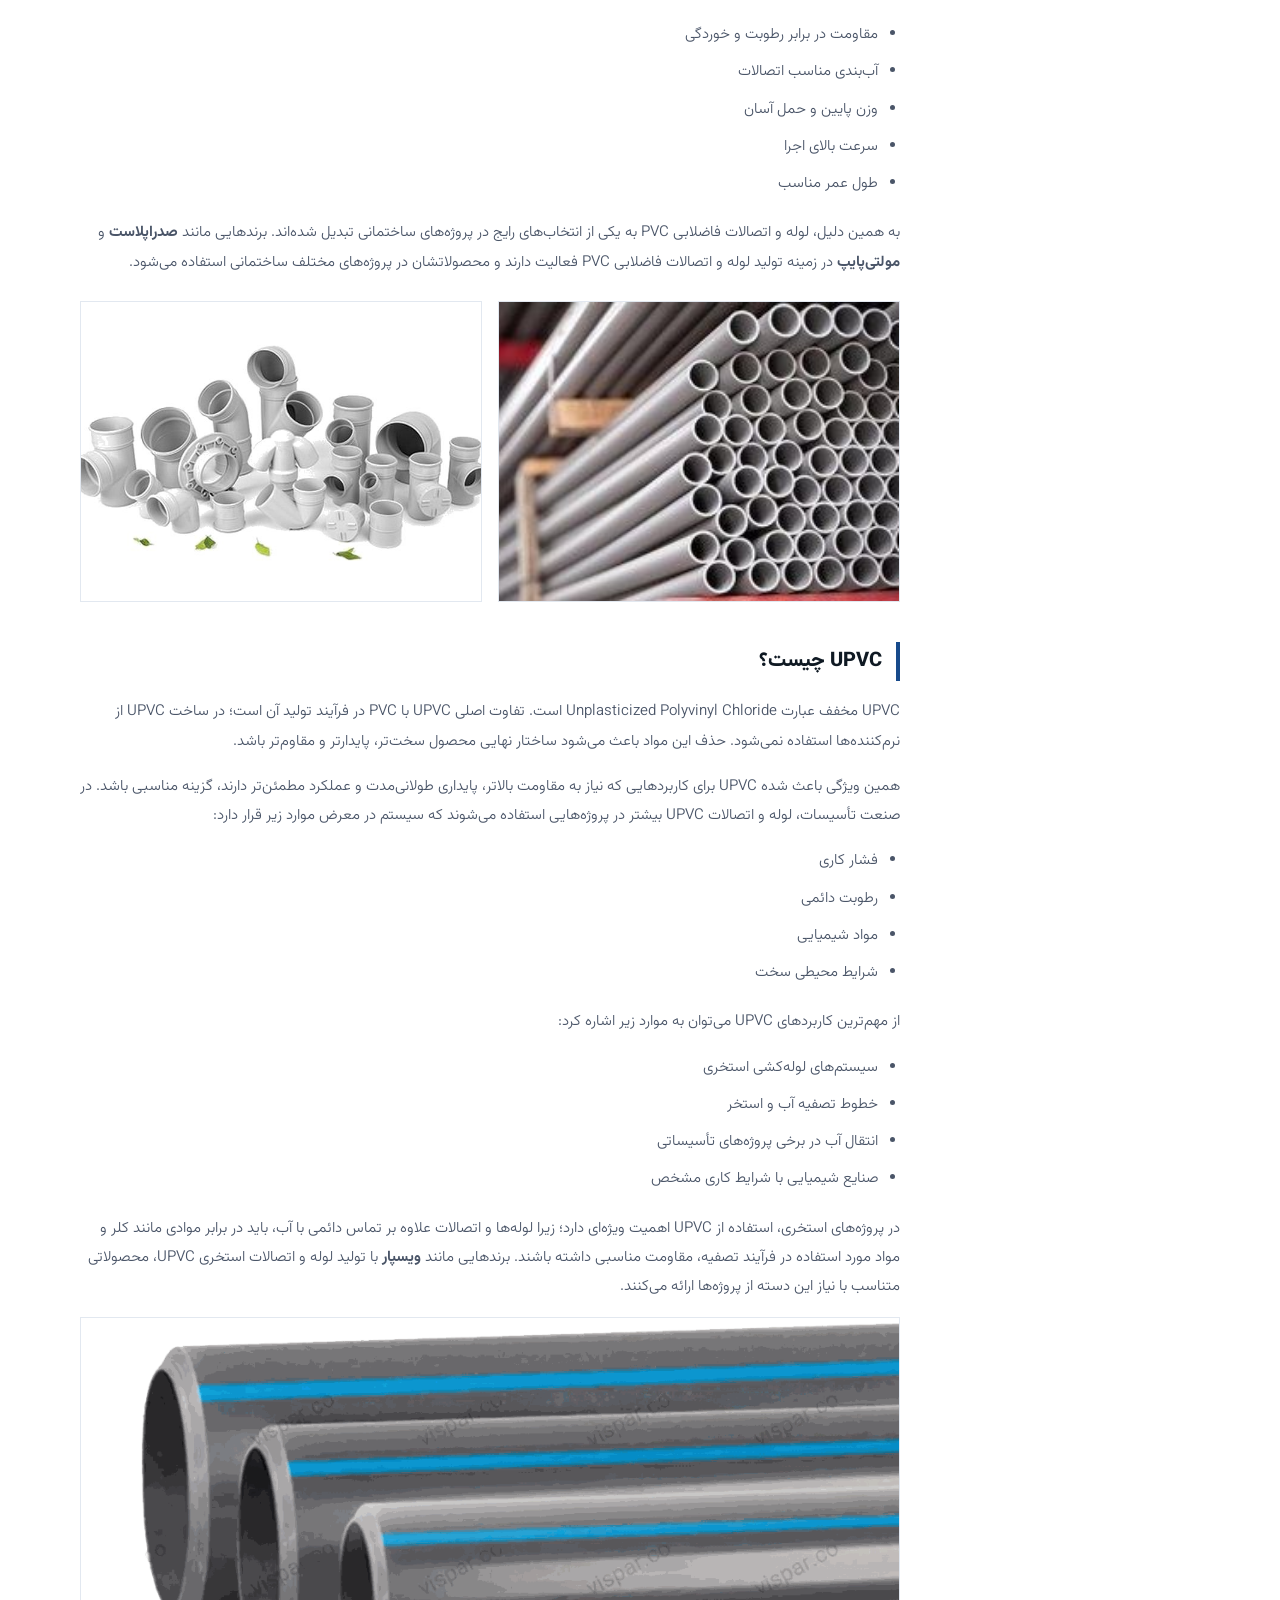
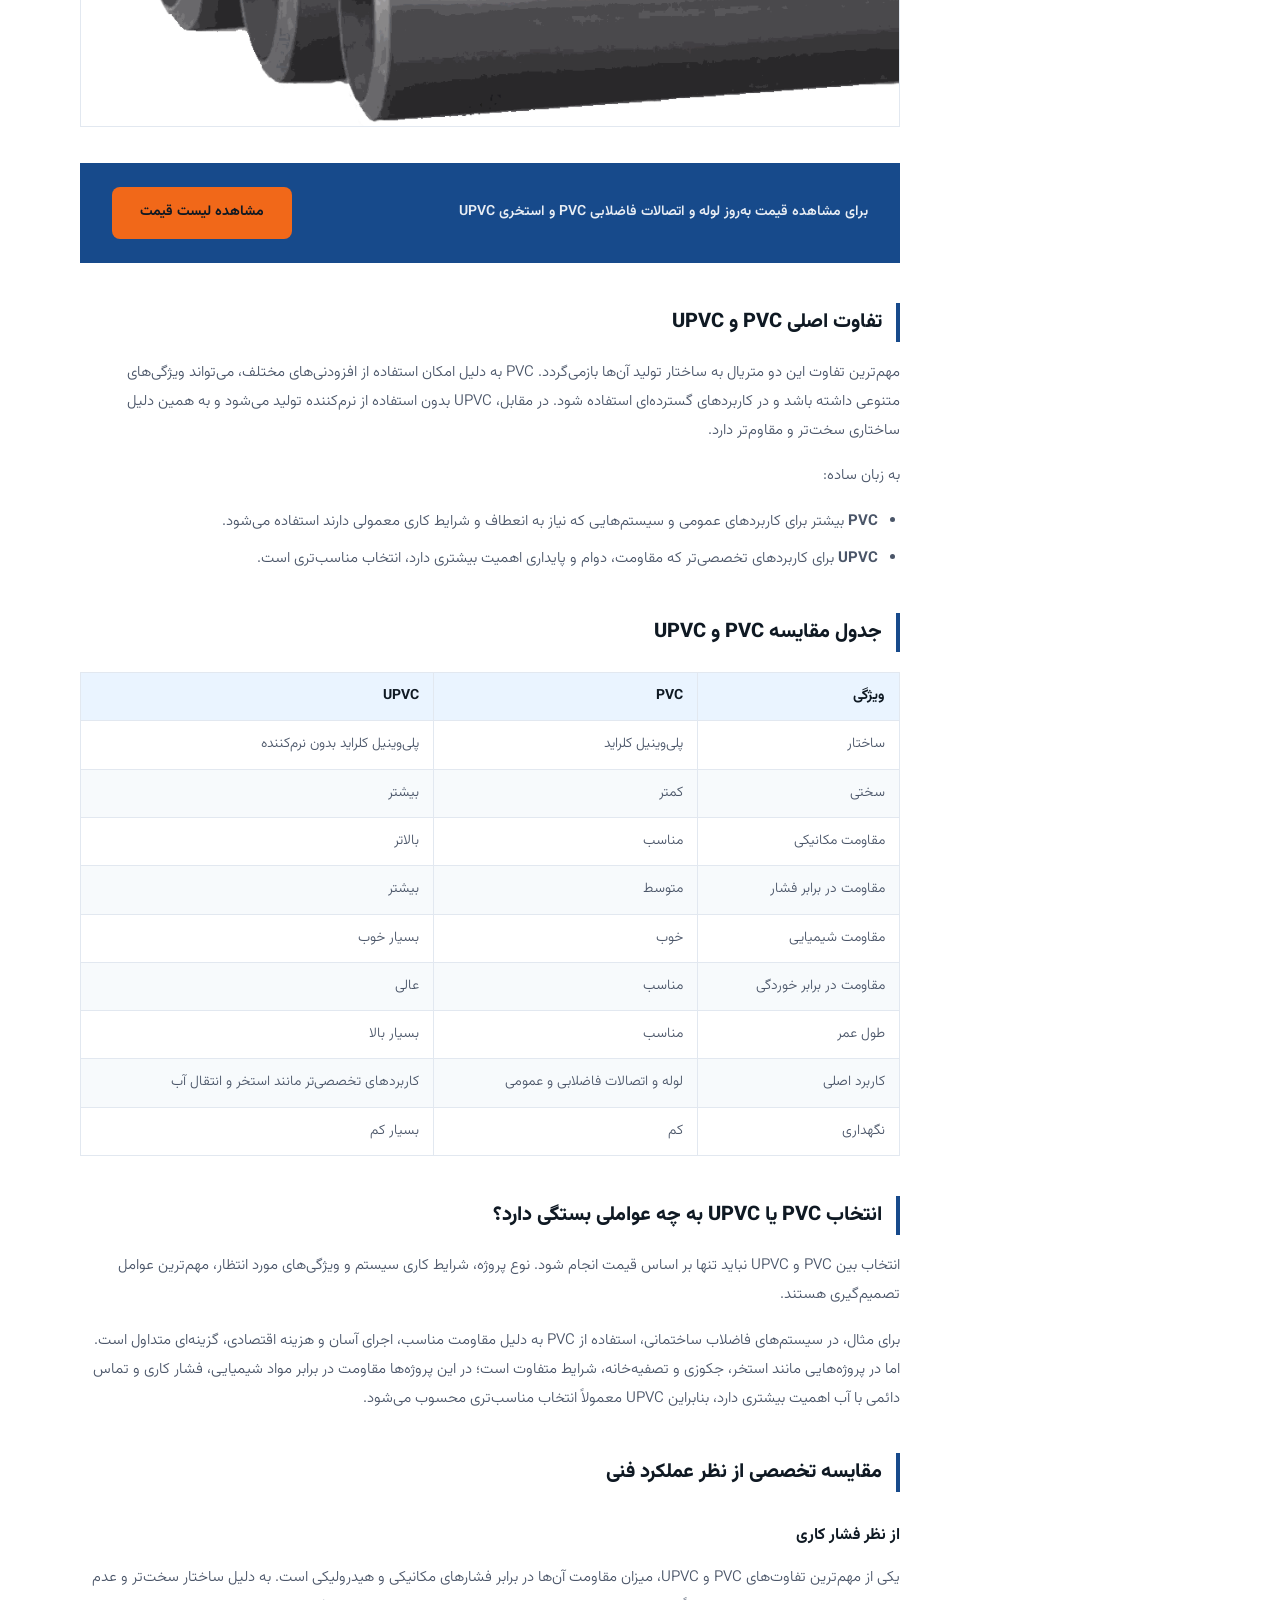
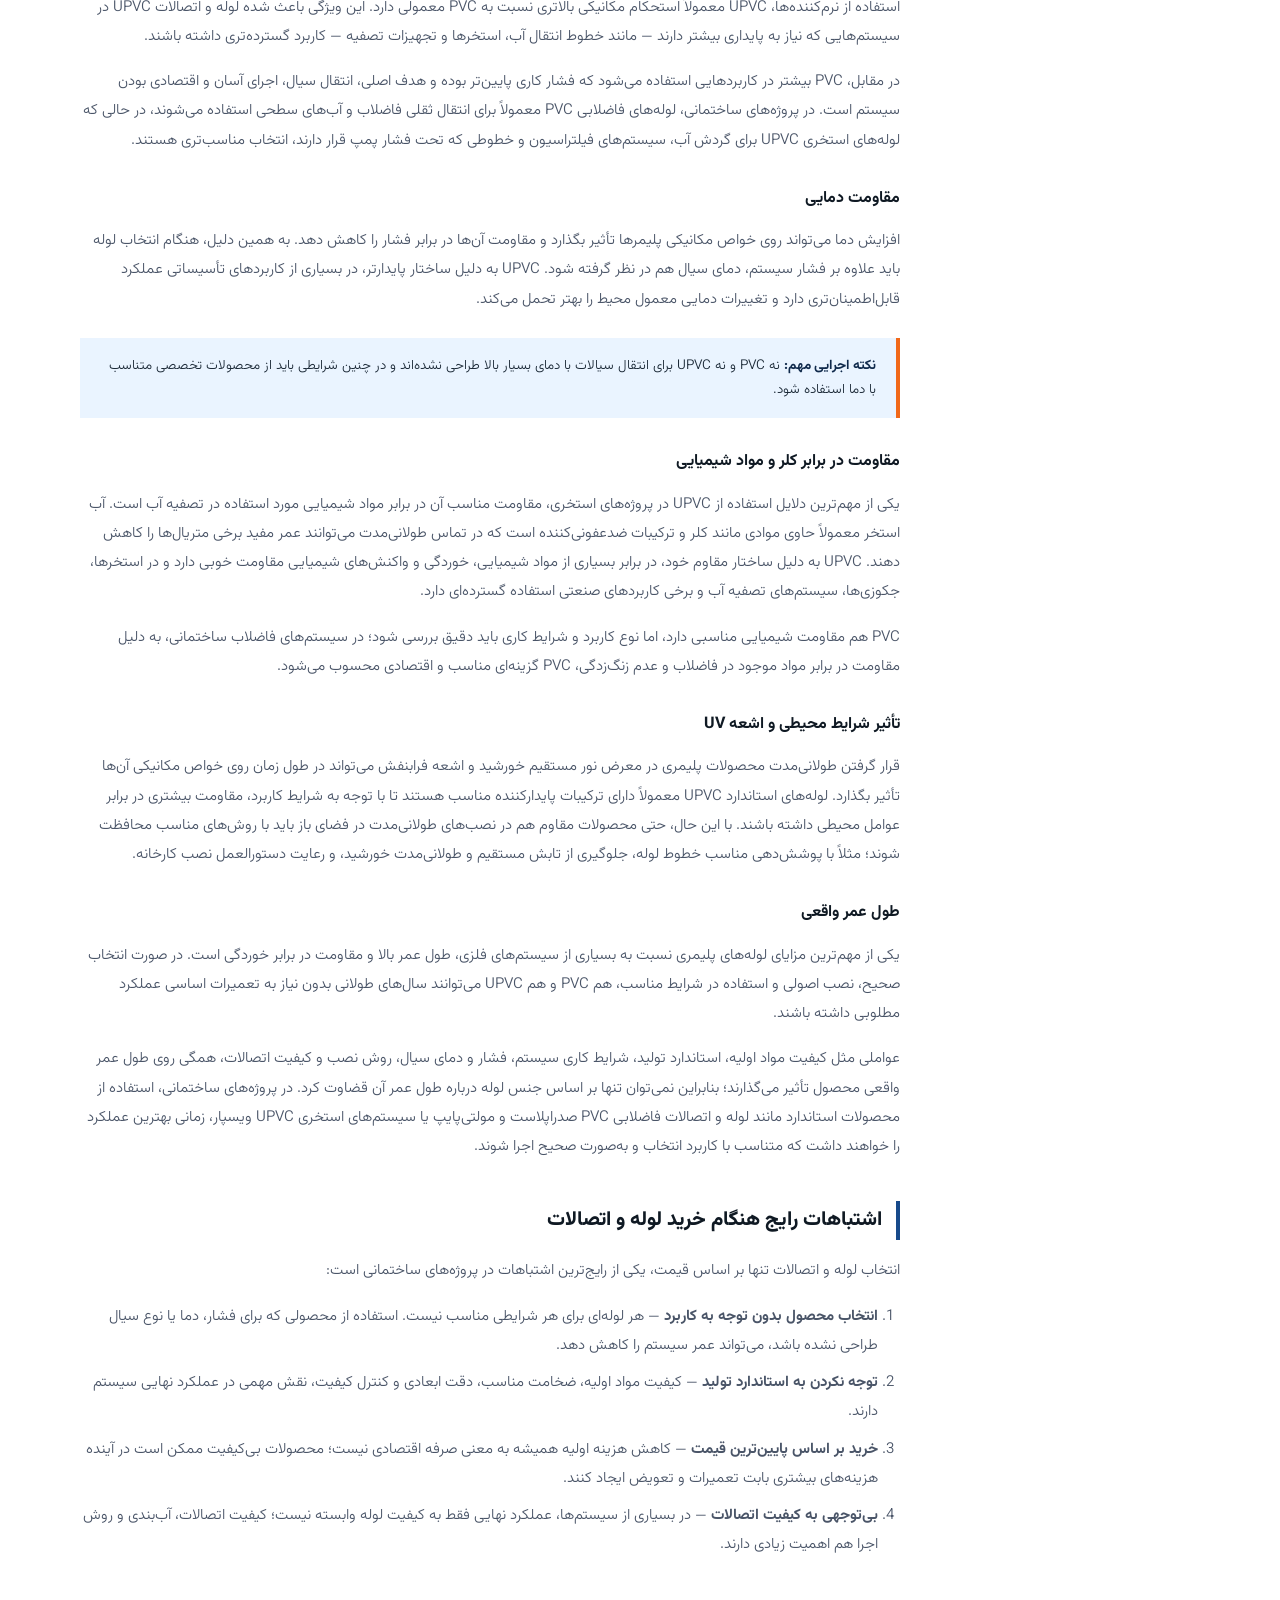
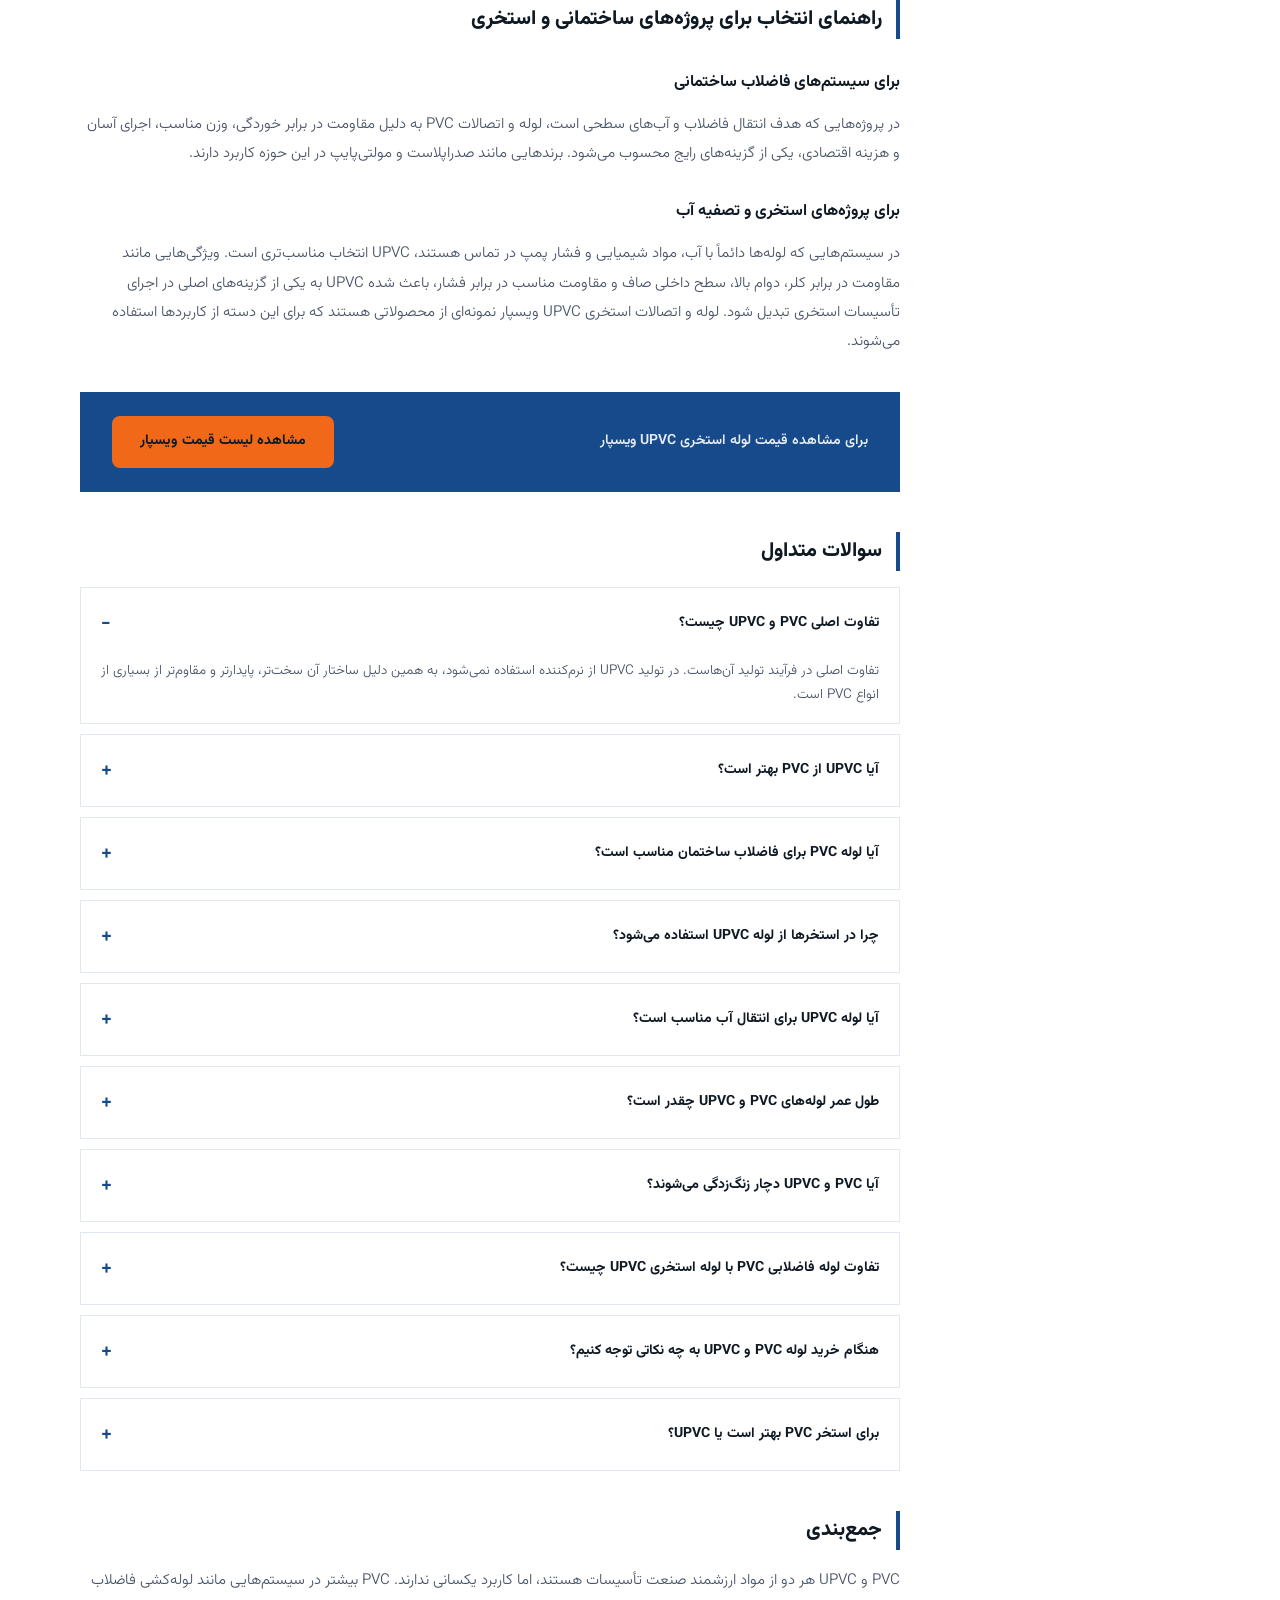
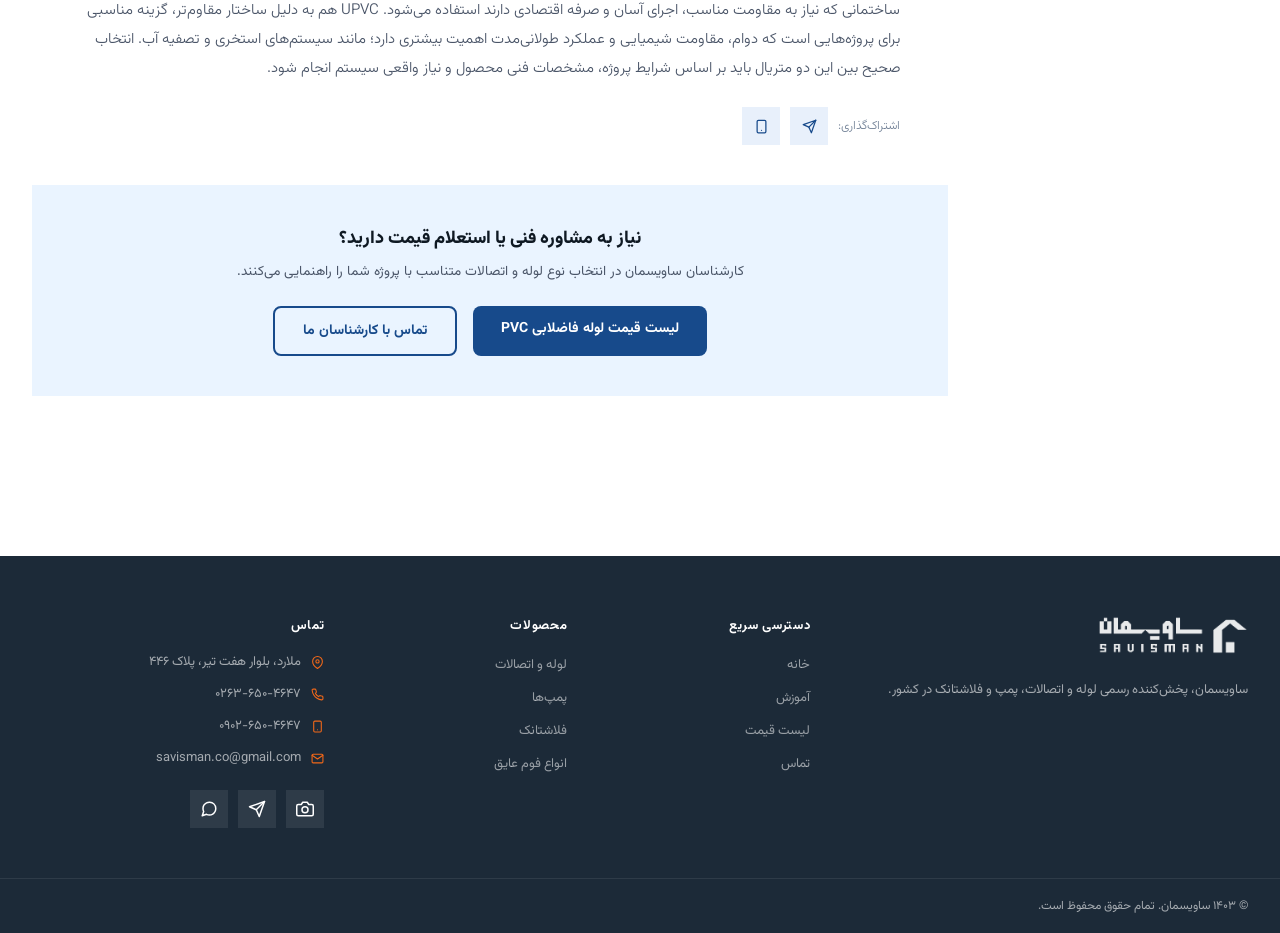
<file: blog-pvc-upvc.html>
<!DOCTYPE html>
<html lang="fa" dir="rtl">
<head>
<meta charset="UTF-8">
<meta name="viewport" content="width=device-width, initial-scale=1.0">
<title>تفاوت PVC و UPVC چیست؟ | مقایسه تخصصی لوله و اتصالات | ساویسمان</title>
<link rel="icon" type="image/png" href="favicon.png">
<meta name="description" content="بررسی تخصصی تفاوت PVC و UPVC از نظر ساختار، مقاومت مکانیکی و شیمیایی، فشار کاری، طول عمر و کاربرد، به همراه راهنمای انتخاب برای پروژه‌های ساختمانی و استخری.">
<meta name="keywords" content="تفاوت PVC و UPVC, لوله فاضلابی PVC, لوله استخری UPVC, صدراپلاست, مولتی پایپ, ویسپار">
<meta property="og:title" content="تفاوت PVC و UPVC چیست؟ | مقایسه تخصصی">
<meta property="og:description" content="مقایسه کامل ساختار، مقاومت، فشار کاری، طول عمر و کاربرد PVC و UPVC برای پروژه‌های ساختمانی و استخری.">
<meta property="og:type" content="article">
<meta property="og:url" content="https://savisman.com/blog-pvc-upvc.html">
<meta property="og:image" content="https://savisman.com/product/pvc-upvc-cover.jpg">
<link rel="canonical" href="https://savisman.com/blog-pvc-upvc.html">
<link href="https://fonts.googleapis.com/css2?family=Vazirmatn:wght@300;400;500;600;700;800;900&display=swap" rel="stylesheet">
<link rel="stylesheet" href="style.css">
<script type="application/ld+json">
{
  "@context": "https://schema.org",
  "@type": "Article",
  "headline": "تفاوت PVC و UPVC چیست؟ بررسی تخصصی لوله و اتصالات",
  "description": "مقایسه کامل ساختار، ویژگی‌ها، کاربردها و راهنمای انتخاب بین PVC و UPVC برای پروژه‌های ساختمانی و استخری.",
  "image": "https://savisman.com/product/pvc-upvc-cover.jpg",
  "author": { "@type": "Organization", "name": "ساویسمان" },
  "publisher": {
    "@type": "Organization",
    "name": "ساویسمان",
    "logo": { "@type": "ImageObject", "url": "https://savisman.com/1horizontal_logo.png" }
  },
  "datePublished": "2026-07-13",
  "mainEntityOfPage": { "@type": "WebPage", "@id": "https://savisman.com/blog-pvc-upvc.html" },
  "inLanguage": "fa"
}
</script>
<script type="application/ld+json">
{
  "@context": "https://schema.org",
  "@type": "FAQPage",
  "mainEntity": [
    { "@type": "Question", "name": "تفاوت اصلی PVC و UPVC چیست؟", "acceptedAnswer": { "@type": "Answer", "text": "تفاوت اصلی در فرآیند تولید آن‌هاست. در تولید UPVC از نرم‌کننده استفاده نمی‌شود، به همین دلیل ساختار آن سخت‌تر، پایدارتر و مقاوم‌تر از بسیاری از انواع PVC است." } },
    { "@type": "Question", "name": "آیا UPVC از PVC بهتر است؟", "acceptedAnswer": { "@type": "Answer", "text": "نمی‌توان به‌صورت کلی گفت UPVC همیشه بهتر از PVC است؛ هرکدام برای کاربرد مشخصی طراحی شده‌اند. PVC برای فاضلاب ساختمانی و UPVC برای کاربردهای استخری و تصفیه آب مناسب‌تر است." } },
    { "@type": "Question", "name": "آیا لوله PVC برای فاضلاب ساختمان مناسب است؟", "acceptedAnswer": { "@type": "Answer", "text": "بله. لوله و اتصالات PVC یکی از پرکاربردترین گزینه‌ها برای سیستم‌های فاضلاب ساختمانی هستند." } },
    { "@type": "Question", "name": "چرا در استخرها از لوله UPVC استفاده می‌شود؟", "acceptedAnswer": { "@type": "Answer", "text": "به دلیل مقاومت مناسب در برابر مواد شیمیایی مانند کلر، خوردگی و فشار کاری پمپ‌ها، UPVC گزینه رایج برای خطوط لوله‌کشی استخر است." } },
    { "@type": "Question", "name": "آیا لوله UPVC برای انتقال آب مناسب است؟", "acceptedAnswer": { "@type": "Answer", "text": "بله، در صورت استفاده از محصول استاندارد و متناسب با کاربرد، UPVC می‌تواند برای بسیاری از سیستم‌های انتقال آب استفاده شود." } },
    { "@type": "Question", "name": "طول عمر لوله‌های PVC و UPVC چقدر است؟", "acceptedAnswer": { "@type": "Answer", "text": "طول عمر به کیفیت مواد اولیه، استاندارد تولید، شرایط کاری و روش نصب بستگی دارد. در صورت انتخاب صحیح، هر دو عملکرد مناسبی در بلندمدت دارند." } },
    { "@type": "Question", "name": "آیا PVC و UPVC دچار زنگ‌زدگی می‌شوند؟", "acceptedAnswer": { "@type": "Answer", "text": "خیر. یکی از مهم‌ترین مزایای این لوله‌ها مقاومتشان در برابر خوردگی و زنگ‌زدگی است." } },
    { "@type": "Question", "name": "تفاوت لوله فاضلابی PVC با لوله استخری UPVC چیست؟", "acceptedAnswer": { "@type": "Answer", "text": "لوله فاضلابی PVC برای انتقال ثقلی فاضلاب طراحی شده، در حالی که لوله استخری UPVC برای تحمل فشار پمپ و تماس دائمی با آب و مواد شیمیایی ساخته شده است." } },
    { "@type": "Question", "name": "هنگام خرید لوله PVC و UPVC به چه نکاتی توجه کنیم؟", "acceptedAnswer": { "@type": "Answer", "text": "به کاربرد دقیق محصول، استاندارد تولید، کیفیت مواد اولیه، ضخامت و ابعاد لوله، کیفیت اتصالات و فشار کاری مورد نیاز توجه کنید." } },
    { "@type": "Question", "name": "برای استخر PVC بهتر است یا UPVC؟", "acceptedAnswer": { "@type": "Answer", "text": "معمولاً UPVC برای سیستم‌های استخری گزینه مناسب‌تری است، زیرا در برابر تماس دائمی با آب، مواد شیمیایی و فشار کاری مقاومت بالاتری دارد." } }
  ]
}
</script>
<script type="application/ld+json">
{
  "@context": "https://schema.org",
  "@type": "BreadcrumbList",
  "itemListElement": [
    {"@type": "ListItem", "position": 1, "name": "خانه", "item": "https://savisman.com/"},
    {"@type": "ListItem", "position": 2, "name": "آموزش", "item": "https://savisman.com/blog.html"},
    {"@type": "ListItem", "position": 3, "name": "تفاوت PVC و UPVC چیست؟", "item": "https://savisman.com/blog-pvc-upvc.html"}
  ]
}
</script>
<style>
.article-header { max-width: 820px; margin: 0 auto; }
.article-meta-row { display:flex; align-items:center; gap:14px; flex-wrap:wrap; font-size:12px; color:var(--steel); margin-bottom:14px; }
.article-meta-row span { display:flex; align-items:center; gap:5px; }
.article-body { font-size:15px; line-height:1.95; color:var(--mid); font-weight:300; }
.article-body h2 {
  font-size:20px; font-weight:800; color:var(--dark); margin:2.5rem 0 1rem;
  padding-right:14px; border-right:4px solid var(--blue-main);
}
.article-body h3 {
  font-size:16px; font-weight:700; color:var(--dark); margin:1.75rem 0 0.75rem;
}
.article-body p { margin-bottom:1rem; }
.article-body ul, .article-body ol { margin:0 0 1.25rem; padding-right:1.4rem; }
.article-body li { margin-bottom:8px; }
.article-body table { width:100%; border-collapse:collapse; margin:1.25rem 0 1.75rem; font-size:14px; }
.article-body th, .article-body td { border:1px solid var(--border-light); padding:10px 14px; text-align:right; }
.article-body th { background:var(--blue-ultra); color:var(--dark); font-weight:700; }
.article-body tr:nth-child(even) td { background:var(--light); }
.note-box {
  background:var(--blue-ultra); border-right:4px solid var(--accent); padding:1rem 1.25rem;
  font-size:13.5px; color:var(--dark-2); margin:1.5rem 0; line-height:1.8;
}
.note-box b { color:var(--blue-dark); }
.inline-cta {
  display:flex; align-items:center; justify-content:space-between; gap:1.5rem; flex-wrap:wrap;
  background:var(--blue-main); padding:1.5rem 2rem; margin:2.25rem 0;
}
.inline-cta p { color:rgba(255,255,255,0.9); font-size:14px; font-weight:600; margin:0; }
.inline-cta a.btn { flex-shrink:0; }
.faq-item { border:1px solid var(--border-light); margin-bottom:10px; }
.faq-item summary {
  cursor:pointer; list-style:none; padding:16px 20px; font-size:14px; font-weight:700; color:var(--dark);
  display:flex; align-items:center; justify-content:space-between;
}
.faq-item summary::-webkit-details-marker { display:none; }
.faq-item summary::after { content:'+'; font-size:20px; color:var(--blue-main); }
.faq-item[open] summary::after { content:'−'; }
.faq-item p { padding:0 20px 16px; font-size:13.5px; color:var(--mid); line-height:1.8; margin:0; }
.article-footer-cta { background:var(--blue-ultra); padding:2.5rem; text-align:center; margin-top:2.5rem; }
.article-footer-cta h3 { font-size:18px; font-weight:800; color:var(--dark); margin-bottom:8px; }
.article-footer-cta p { font-size:13.5px; color:var(--mid); margin-bottom:1.5rem; }
.article-footer-actions { display:flex; gap:1rem; justify-content:center; flex-wrap:wrap; }
.share-row { display:flex; align-items:center; gap:10px; margin-top:1.5rem; }
.share-row a {
  width:38px; height:38px; display:flex; align-items:center; justify-content:center;
  background:var(--blue-pale); color:var(--blue-main); text-decoration:none; font-size:15px; transition:all 0.2s;
}
.share-row a:hover { background:var(--blue-main); color:var(--white); }
.article-hero-img { width:100%; aspect-ratio:16/8; overflow:hidden; margin-bottom:1.75rem; border:1px solid var(--border-light); }
.article-hero-img img { width:100%; height:100%; object-fit:cover; display:block; }
.article-img-row { display:grid; grid-template-columns:1fr 1fr; gap:1rem; margin:1.5rem 0; }
.article-img-row div { aspect-ratio:4/3; overflow:hidden; border:1px solid var(--border-light); }
.article-img-row img { width:100%; height:100%; object-fit:cover; display:block; }
@media(max-width:640px){
  .inline-cta { flex-direction:column; align-items:flex-start; text-align:right; }
  .article-body table { font-size:12.5px; }
  .article-img-row { grid-template-columns:1fr; }
}
</style>
</head>
<body>

<!-- TOPBAR -->
<div id="topbar">
  <div class="topbar-inner">
    <div class="topbar-contacts">
      <span><svg class="icon" viewBox="0 0 24 24" fill="none" stroke="currentColor" stroke-width="2" stroke-linecap="round" stroke-linejoin="round"><path d="M22 16.92v3a2 2 0 0 1-2.18 2 19.79 19.79 0 0 1-8.63-3.07 19.5 19.5 0 0 1-6-6 19.79 19.79 0 0 1-3.07-8.67A2 2 0 0 1 4.11 2h3a2 2 0 0 1 2 1.72c.127.96.361 1.903.7 2.81a2 2 0 0 1-.45 2.11L8.09 9.91a16 16 0 0 0 6 6l1.27-1.27a2 2 0 0 1 2.11-.45c.907.339 1.85.573 2.81.7A2 2 0 0 1 22 16.92z"/></svg> <a href="tel:02636504647">۰۲۶۳-۶۵۰-۴۶۴۷</a></span>
      <span><svg class="icon" viewBox="0 0 24 24" fill="none" stroke="currentColor" stroke-width="2" stroke-linecap="round" stroke-linejoin="round"><rect x="5" y="2" width="14" height="20" rx="2" ry="2"/><line x1="12" y1="18" x2="12.01" y2="18"/></svg> <a href="tel:09026504647">۰۹۰۲-۶۵۰-۴۶۴۷</a></span>
      <span><svg class="icon" viewBox="0 0 24 24" fill="none" stroke="currentColor" stroke-width="2" stroke-linecap="round" stroke-linejoin="round"><path d="M4 4h16c1.1 0 2 .9 2 2v12c0 1.1-.9 2-2 2H4c-1.1 0-2-.9-2-2V6c0-1.1.9-2 2-2z"/><polyline points="22 6 12 13 2 6"/></svg> <a href="mailto:savisman.co@gmail.com">savisman.co@gmail.com</a></span>
    </div>
    <span>ساعات کاری: شنبه تا پنجشنبه ۸:۳۰ الی ۱۹:۳۰</span>
  </div>
</div>

<!-- NAV -->
<nav>
  <div class="nav-inner">
    <a href="index.html" class="logo"><img src="1horizontal_logo.png" alt="ساویسمان"></a>
    <ul class="nav-links">
      <li><a href="index.html">خانه</a></li>
      <li><a href="blog.html" class="active">آموزش</a></li>
      <li><a href="price.html">لیست قیمت</a></li>
      <li><a href="contact.html" class="nav-cta">تماس با ما</a></li>
    </ul>
    <button class="nav-toggle" aria-label="باز کردن منو"><svg class="icon" viewBox="0 0 24 24" fill="none" stroke="currentColor" stroke-width="2" stroke-linecap="round" stroke-linejoin="round"><line x1="3" y1="12" x2="21" y2="12"/><line x1="3" y1="6" x2="21" y2="6"/><line x1="3" y1="18" x2="21" y2="18"/></svg></button>
  </div>
</nav>

<!-- BREADCRUMB -->
<div class="breadcrumb">
  <div class="breadcrumb-inner">
    <a href="index.html">خانه</a>
    <span class="breadcrumb-sep">/</span>
    <a href="blog.html">آموزش</a>
    <span class="breadcrumb-sep">/</span>
    <span class="breadcrumb-current">تفاوت PVC و UPVC چیست؟</span>
  </div>
</div>

<!-- PAGE HERO -->
<section class="page-hero">
  <div class="page-hero-inner article-header">
    <h1>تفاوت PVC و UPVC چیست؟ بررسی تخصصی لوله و اتصالات</h1>
    <p>مقایسه کامل ساختار، مقاومت، فشار کاری و کاربرد PVC و UPVC برای انتخاب درست در پروژه‌های ساختمانی و استخری.</p>
  </div>
</section>

<!-- MAIN -->
<section>
  <div class="container">
    <div class="sidebar-layout">

      <!-- MAIN CONTENT -->
      <article style="order:2;">
        <div class="article-header" style="margin-bottom:1.5rem;">
          <div class="article-meta-row">
            <span><svg class="icon" viewBox="0 0 24 24" fill="none" stroke="currentColor" stroke-width="2" stroke-linecap="round" stroke-linejoin="round"><rect x="3" y="4" width="18" height="18" rx="2" ry="2"/><line x1="16" y1="2" x2="16" y2="6"/><line x1="8" y1="2" x2="8" y2="6"/><line x1="3" y1="10" x2="21" y2="10"/></svg> ۲۲ تیر ۱۴۰۵</span>
            <span class="blog-cat" style="margin:0;">آموزش نصب</span>
            <span>⏱ ۹ دقیقه مطالعه</span>
          </div>
        </div>

        <div class="article-body article-header">

          <div class="article-hero-img"><img src="product/pvc-upvc-cover.jpg" alt="لوله PVC و UPVC"></div>

          <p>انتخاب صحیح لوله و اتصالات یکی از مهم‌ترین مراحل در اجرای یک سیستم تأسیساتی استاندارد است. کیفیت متریال مورد استفاده، علاوه بر تأثیر مستقیم بر عملکرد سیستم، نقش مهمی در کاهش هزینه‌های تعمیرات، افزایش طول عمر تجهیزات و جلوگیری از مشکلاتی مانند نشتی، خوردگی و افت راندمان دارد.</p>
          <p>در سال‌های اخیر، استفاده از لوله‌ها و اتصالات پلیمری به دلیل مزایایی مانند وزن کم، مقاومت در برابر خوردگی و نصب آسان، جایگزین بسیاری از سیستم‌های سنتی فلزی شده است. در میان این محصولات، <strong>PVC</strong> و <strong>UPVC</strong> از پرکاربردترین مواد اولیه در صنعت ساختمان و تأسیسات محسوب می‌شوند.</p>
          <p>هر دو از خانواده پلی‌وینیل کلراید هستند، اما تفاوت در ساختار تولید و ویژگی‌های فنی باعث شده هرکدام برای کاربردهای مشخصی مناسب باشند. در این مقاله از مجموعه آموزش‌های تخصصی ساویسمان، تفاوت PVC و UPVC را از نظر ساختار، ویژگی‌های فنی، کاربرد، مزایا و محدودیت‌ها بررسی می‌کنیم.</p>

          <h2>PVC چیست؟</h2>
          <p>PVC مخفف عبارت Polyvinyl Chloride و به معنی «پلی‌وینیل کلراید» است — یکی از پرکاربردترین پلیمرها در صنعت ساختمان و تأسیسات. این ماده به دلیل مقاومت مناسب در برابر رطوبت، خوردگی و بسیاری از مواد شیمیایی، سال‌هاست در تولید محصولات مختلف ساختمانی استفاده می‌شود.</p>
          <p>یکی از مهم‌ترین ویژگی‌های PVC، قابلیت تولید در شرایط مختلف با خواص متفاوت است. با تغییر ترکیبات و افزودنی‌های فرآیند تولید، می‌توان محصولاتی با میزان انعطاف‌پذیری و سختی متفاوت تولید کرد.</p>
          <p>در حوزه تأسیسات ساختمان، یکی از مهم‌ترین کاربردهای PVC تولید <strong>لوله و اتصالات فاضلابی</strong> است. سیستم‌های فاضلاب ساختمانی معمولاً تحت فشار داخلی بالا قرار ندارند و مهم‌ترین ویژگی‌های مورد نیاز شامل موارد زیر است:</p>
          <ul>
            <li>مقاومت در برابر رطوبت و خوردگی</li>
            <li>آب‌بندی مناسب اتصالات</li>
            <li>وزن پایین و حمل آسان</li>
            <li>سرعت بالای اجرا</li>
            <li>طول عمر مناسب</li>
          </ul>
          <p>به همین دلیل، لوله و اتصالات فاضلابی PVC به یکی از انتخاب‌های رایج در پروژه‌های ساختمانی تبدیل شده‌اند. برندهایی مانند <strong>صدراپلاست</strong> و <strong>مولتی‌پایپ</strong> در زمینه تولید لوله و اتصالات فاضلابی PVC فعالیت دارند و محصولاتشان در پروژه‌های مختلف ساختمانی استفاده می‌شود.</p>

          <div class="article-img-row">
            <div><img src="product/pvc-pipe.jpg" alt="لوله فاضلابی PVC"></div>
            <div><img src="product/4.jpg" alt="اتصالات فاضلابی PVC"></div>
          </div>

          <h2>UPVC چیست؟</h2>
          <p>UPVC مخفف عبارت Unplasticized Polyvinyl Chloride است. تفاوت اصلی UPVC با PVC در فرآیند تولید آن است؛ در ساخت UPVC از نرم‌کننده‌ها استفاده نمی‌شود. حذف این مواد باعث می‌شود ساختار نهایی محصول سخت‌تر، پایدارتر و مقاوم‌تر باشد.</p>
          <p>همین ویژگی باعث شده UPVC برای کاربردهایی که نیاز به مقاومت بالاتر، پایداری طولانی‌مدت و عملکرد مطمئن‌تر دارند، گزینه مناسبی باشد. در صنعت تأسیسات، لوله و اتصالات UPVC بیشتر در پروژه‌هایی استفاده می‌شوند که سیستم در معرض موارد زیر قرار دارد:</p>
          <ul>
            <li>فشار کاری</li>
            <li>رطوبت دائمی</li>
            <li>مواد شیمیایی</li>
            <li>شرایط محیطی سخت</li>
          </ul>
          <p>از مهم‌ترین کاربردهای UPVC می‌توان به موارد زیر اشاره کرد:</p>
          <ul>
            <li>سیستم‌های لوله‌کشی استخری</li>
            <li>خطوط تصفیه آب و استخر</li>
            <li>انتقال آب در برخی پروژه‌های تأسیساتی</li>
            <li>صنایع شیمیایی با شرایط کاری مشخص</li>
          </ul>
          <p>در پروژه‌های استخری، استفاده از UPVC اهمیت ویژه‌ای دارد؛ زیرا لوله‌ها و اتصالات علاوه بر تماس دائمی با آب، باید در برابر موادی مانند کلر و مواد مورد استفاده در فرآیند تصفیه، مقاومت مناسبی داشته باشند. برندهایی مانند <strong>ویسپار</strong> با تولید لوله و اتصالات استخری UPVC، محصولاتی متناسب با نیاز این دسته از پروژه‌ها ارائه می‌کنند.</p>

          <div class="article-hero-img"><img src="product/upvc-pipe.png" alt="لوله استخری UPVC"></div>

          <div class="inline-cta">
            <p>برای مشاهده قیمت به‌روز لوله و اتصالات فاضلابی PVC و استخری UPVC</p>
            <a href="price.html#cat3" class="btn btn-accent">مشاهده لیست قیمت</a>
          </div>

          <h2>تفاوت اصلی PVC و UPVC</h2>
          <p>مهم‌ترین تفاوت این دو متریال به ساختار تولید آن‌ها بازمی‌گردد. PVC به دلیل امکان استفاده از افزودنی‌های مختلف، می‌تواند ویژگی‌های متنوعی داشته باشد و در کاربردهای گسترده‌ای استفاده شود. در مقابل، UPVC بدون استفاده از نرم‌کننده تولید می‌شود و به همین دلیل ساختاری سخت‌تر و مقاوم‌تر دارد.</p>
          <p>به زبان ساده:</p>
          <ul>
            <li><strong>PVC</strong> بیشتر برای کاربردهای عمومی و سیستم‌هایی که نیاز به انعطاف و شرایط کاری معمولی دارند استفاده می‌شود.</li>
            <li><strong>UPVC</strong> برای کاربردهای تخصصی‌تر که مقاومت، دوام و پایداری اهمیت بیشتری دارد، انتخاب مناسب‌تری است.</li>
          </ul>

          <h2>جدول مقایسه PVC و UPVC</h2>
          <table>
            <thead>
              <tr><th>ویژگی</th><th>PVC</th><th>UPVC</th></tr>
            </thead>
            <tbody>
              <tr><td>ساختار</td><td>پلی‌وینیل کلراید</td><td>پلی‌وینیل کلراید بدون نرم‌کننده</td></tr>
              <tr><td>سختی</td><td>کمتر</td><td>بیشتر</td></tr>
              <tr><td>مقاومت مکانیکی</td><td>مناسب</td><td>بالاتر</td></tr>
              <tr><td>مقاومت در برابر فشار</td><td>متوسط</td><td>بیشتر</td></tr>
              <tr><td>مقاومت شیمیایی</td><td>خوب</td><td>بسیار خوب</td></tr>
              <tr><td>مقاومت در برابر خوردگی</td><td>مناسب</td><td>عالی</td></tr>
              <tr><td>طول عمر</td><td>مناسب</td><td>بسیار بالا</td></tr>
              <tr><td>کاربرد اصلی</td><td>لوله و اتصالات فاضلابی و عمومی</td><td>کاربردهای تخصصی‌تر مانند استخر و انتقال آب</td></tr>
              <tr><td>نگهداری</td><td>کم</td><td>بسیار کم</td></tr>
            </tbody>
          </table>

          <h2>انتخاب PVC یا UPVC به چه عواملی بستگی دارد؟</h2>
          <p>انتخاب بین PVC و UPVC نباید تنها بر اساس قیمت انجام شود. نوع پروژه، شرایط کاری سیستم و ویژگی‌های مورد انتظار، مهم‌ترین عوامل تصمیم‌گیری هستند.</p>
          <p>برای مثال، در سیستم‌های فاضلاب ساختمانی، استفاده از PVC به دلیل مقاومت مناسب، اجرای آسان و هزینه اقتصادی، گزینه‌ای متداول است. اما در پروژه‌هایی مانند استخر، جکوزی و تصفیه‌خانه، شرایط متفاوت است؛ در این پروژه‌ها مقاومت در برابر مواد شیمیایی، فشار کاری و تماس دائمی با آب اهمیت بیشتری دارد، بنابراین UPVC معمولاً انتخاب مناسب‌تری محسوب می‌شود.</p>

          <h2>مقایسه تخصصی از نظر عملکرد فنی</h2>

          <h3>از نظر فشار کاری</h3>
          <p>یکی از مهم‌ترین تفاوت‌های PVC و UPVC، میزان مقاومت آن‌ها در برابر فشارهای مکانیکی و هیدرولیکی است. به دلیل ساختار سخت‌تر و عدم استفاده از نرم‌کننده‌ها، UPVC معمولاً استحکام مکانیکی بالاتری نسبت به PVC معمولی دارد. این ویژگی باعث شده لوله و اتصالات UPVC در سیستم‌هایی که نیاز به پایداری بیشتر دارند — مانند خطوط انتقال آب، استخرها و تجهیزات تصفیه — کاربرد گسترده‌تری داشته باشند.</p>
          <p>در مقابل، PVC بیشتر در کاربردهایی استفاده می‌شود که فشار کاری پایین‌تر بوده و هدف اصلی، انتقال سیال، اجرای آسان و اقتصادی بودن سیستم است. در پروژه‌های ساختمانی، لوله‌های فاضلابی PVC معمولاً برای انتقال ثقلی فاضلاب و آب‌های سطحی استفاده می‌شوند، در حالی که لوله‌های استخری UPVC برای گردش آب، سیستم‌های فیلتراسیون و خطوطی که تحت فشار پمپ قرار دارند، انتخاب مناسب‌تری هستند.</p>

          <h3>مقاومت دمایی</h3>
          <p>افزایش دما می‌تواند روی خواص مکانیکی پلیمرها تأثیر بگذارد و مقاومت آن‌ها در برابر فشار را کاهش دهد. به همین دلیل، هنگام انتخاب لوله باید علاوه بر فشار سیستم، دمای سیال هم در نظر گرفته شود. UPVC به دلیل ساختار پایدارتر، در بسیاری از کاربردهای تأسیساتی عملکرد قابل‌اطمینان‌تری دارد و تغییرات دمایی معمول محیط را بهتر تحمل می‌کند.</p>
          <div class="note-box"><b>نکته اجرایی مهم:</b> نه PVC و نه UPVC برای انتقال سیالات با دمای بسیار بالا طراحی نشده‌اند و در چنین شرایطی باید از محصولات تخصصی متناسب با دما استفاده شود.</div>

          <h3>مقاومت در برابر کلر و مواد شیمیایی</h3>
          <p>یکی از مهم‌ترین دلایل استفاده از UPVC در پروژه‌های استخری، مقاومت مناسب آن در برابر مواد شیمیایی مورد استفاده در تصفیه آب است. آب استخر معمولاً حاوی موادی مانند کلر و ترکیبات ضدعفونی‌کننده است که در تماس طولانی‌مدت می‌توانند عمر مفید برخی متریال‌ها را کاهش دهند. UPVC به دلیل ساختار مقاوم خود، در برابر بسیاری از مواد شیمیایی، خوردگی و واکنش‌های شیمیایی مقاومت خوبی دارد و در استخرها، جکوزی‌ها، سیستم‌های تصفیه آب و برخی کاربردهای صنعتی استفاده گسترده‌ای دارد.</p>
          <p>PVC هم مقاومت شیمیایی مناسبی دارد، اما نوع کاربرد و شرایط کاری باید دقیق بررسی شود؛ در سیستم‌های فاضلاب ساختمانی، به دلیل مقاومت در برابر مواد موجود در فاضلاب و عدم زنگ‌زدگی، PVC گزینه‌ای مناسب و اقتصادی محسوب می‌شود.</p>

          <h3>تأثیر شرایط محیطی و اشعه UV</h3>
          <p>قرار گرفتن طولانی‌مدت محصولات پلیمری در معرض نور مستقیم خورشید و اشعه فرابنفش می‌تواند در طول زمان روی خواص مکانیکی آن‌ها تأثیر بگذارد. لوله‌های استاندارد UPVC معمولاً دارای ترکیبات پایدارکننده مناسب هستند تا با توجه به شرایط کاربرد، مقاومت بیشتری در برابر عوامل محیطی داشته باشند. با این حال، حتی محصولات مقاوم هم در نصب‌های طولانی‌مدت در فضای باز باید با روش‌های مناسب محافظت شوند؛ مثلاً با پوشش‌دهی مناسب خطوط لوله، جلوگیری از تابش مستقیم و طولانی‌مدت خورشید، و رعایت دستورالعمل نصب کارخانه.</p>

          <h3>طول عمر واقعی</h3>
          <p>یکی از مهم‌ترین مزایای لوله‌های پلیمری نسبت به بسیاری از سیستم‌های فلزی، طول عمر بالا و مقاومت در برابر خوردگی است. در صورت انتخاب صحیح، نصب اصولی و استفاده در شرایط مناسب، هم PVC و هم UPVC می‌توانند سال‌های طولانی بدون نیاز به تعمیرات اساسی عملکرد مطلوبی داشته باشند.</p>
          <p>عواملی مثل کیفیت مواد اولیه، استاندارد تولید، شرایط کاری سیستم، فشار و دمای سیال، روش نصب و کیفیت اتصالات، همگی روی طول عمر واقعی محصول تأثیر می‌گذارند؛ بنابراین نمی‌توان تنها بر اساس جنس لوله درباره طول عمر آن قضاوت کرد. در پروژه‌های ساختمانی، استفاده از محصولات استاندارد مانند لوله و اتصالات فاضلابی PVC صدراپلاست و مولتی‌پایپ یا سیستم‌های استخری UPVC ویسپار، زمانی بهترین عملکرد را خواهند داشت که متناسب با کاربرد انتخاب و به‌صورت صحیح اجرا شوند.</p>

          <h2>اشتباهات رایج هنگام خرید لوله و اتصالات</h2>
          <p>انتخاب لوله و اتصالات تنها بر اساس قیمت، یکی از رایج‌ترین اشتباهات در پروژه‌های ساختمانی است:</p>
          <ol>
            <li><strong>انتخاب محصول بدون توجه به کاربرد</strong> — هر لوله‌ای برای هر شرایطی مناسب نیست. استفاده از محصولی که برای فشار، دما یا نوع سیال طراحی نشده باشد، می‌تواند عمر سیستم را کاهش دهد.</li>
            <li><strong>توجه نکردن به استاندارد تولید</strong> — کیفیت مواد اولیه، ضخامت مناسب، دقت ابعادی و کنترل کیفیت، نقش مهمی در عملکرد نهایی سیستم دارند.</li>
            <li><strong>خرید بر اساس پایین‌ترین قیمت</strong> — کاهش هزینه اولیه همیشه به معنی صرفه اقتصادی نیست؛ محصولات بی‌کیفیت ممکن است در آینده هزینه‌های بیشتری بابت تعمیرات و تعویض ایجاد کنند.</li>
            <li><strong>بی‌توجهی به کیفیت اتصالات</strong> — در بسیاری از سیستم‌ها، عملکرد نهایی فقط به کیفیت لوله وابسته نیست؛ کیفیت اتصالات، آب‌بندی و روش اجرا هم اهمیت زیادی دارند.</li>
          </ol>

          <h2>راهنمای انتخاب برای پروژه‌های ساختمانی و استخری</h2>
          <h3>برای سیستم‌های فاضلاب ساختمانی</h3>
          <p>در پروژه‌هایی که هدف انتقال فاضلاب و آب‌های سطحی است، لوله و اتصالات PVC به دلیل مقاومت در برابر خوردگی، وزن مناسب، اجرای آسان و هزینه اقتصادی، یکی از گزینه‌های رایج محسوب می‌شود. برندهایی مانند صدراپلاست و مولتی‌پایپ در این حوزه کاربرد دارند.</p>
          <h3>برای پروژه‌های استخری و تصفیه آب</h3>
          <p>در سیستم‌هایی که لوله‌ها دائماً با آب، مواد شیمیایی و فشار پمپ در تماس هستند، UPVC انتخاب مناسب‌تری است. ویژگی‌هایی مانند مقاومت در برابر کلر، دوام بالا، سطح داخلی صاف و مقاومت مناسب در برابر فشار، باعث شده UPVC به یکی از گزینه‌های اصلی در اجرای تأسیسات استخری تبدیل شود. لوله و اتصالات استخری UPVC ویسپار نمونه‌ای از محصولاتی هستند که برای این دسته از کاربردها استفاده می‌شوند.</p>

          <div class="inline-cta">
            <p>برای مشاهده قیمت لوله استخری UPVC ویسپار</p>
            <a href="price.html#cat7" class="btn btn-accent">مشاهده لیست قیمت ویسپار</a>
          </div>

          <h2>سوالات متداول</h2>
          <details class="faq-item" open>
            <summary>تفاوت اصلی PVC و UPVC چیست؟</summary>
            <p>تفاوت اصلی در فرآیند تولید آن‌هاست. در تولید UPVC از نرم‌کننده استفاده نمی‌شود، به همین دلیل ساختار آن سخت‌تر، پایدارتر و مقاوم‌تر از بسیاری از انواع PVC است.</p>
          </details>
          <details class="faq-item">
            <summary>آیا UPVC از PVC بهتر است؟</summary>
            <p>نمی‌توان به‌صورت کلی گفت UPVC همیشه بهتر از PVC است؛ هرکدام برای کاربرد مشخصی طراحی شده‌اند. PVC برای فاضلاب ساختمانی و UPVC برای کاربردهای استخری و تصفیه آب مناسب‌تر است.</p>
          </details>
          <details class="faq-item">
            <summary>آیا لوله PVC برای فاضلاب ساختمان مناسب است؟</summary>
            <p>بله. لوله و اتصالات PVC یکی از پرکاربردترین گزینه‌ها برای سیستم‌های فاضلاب ساختمانی هستند؛ مقاومت در برابر رطوبت، عدم زنگ‌زدگی، وزن کم و نصب آسان از مهم‌ترین دلایل آن است.</p>
          </details>
          <details class="faq-item">
            <summary>چرا در استخرها از لوله UPVC استفاده می‌شود؟</summary>
            <p>به دلیل مقاومت مناسب در برابر مواد شیمیایی مانند کلر، خوردگی و فشار کاری پمپ‌ها، UPVC گزینه رایج برای خطوط لوله‌کشی استخر، جکوزی و تصفیه‌خانه‌هاست.</p>
          </details>
          <details class="faq-item">
            <summary>آیا لوله UPVC برای انتقال آب مناسب است؟</summary>
            <p>بله، در صورت استفاده از محصول استاندارد و متناسب با کاربرد، UPVC می‌تواند برای بسیاری از سیستم‌های انتقال آب استفاده شود.</p>
          </details>
          <details class="faq-item">
            <summary>طول عمر لوله‌های PVC و UPVC چقدر است؟</summary>
            <p>به کیفیت مواد اولیه، استاندارد تولید، شرایط کاری و روش نصب بستگی دارد. در صورت انتخاب صحیح و اجرای اصولی، هر دو عملکرد مناسبی در بلندمدت دارند.</p>
          </details>
          <details class="faq-item">
            <summary>آیا PVC و UPVC دچار زنگ‌زدگی می‌شوند؟</summary>
            <p>خیر. یکی از مهم‌ترین مزایای این لوله‌ها مقاومتشان در برابر خوردگی و زنگ‌زدگی است؛ همین ویژگی باعث کاربرد گسترده آن‌ها در محیط‌های مرطوب و فاضلابی شده.</p>
          </details>
          <details class="faq-item">
            <summary>تفاوت لوله فاضلابی PVC با لوله استخری UPVC چیست؟</summary>
            <p>لوله فاضلابی PVC برای انتقال ثقلی فاضلاب طراحی شده، در حالی که لوله استخری UPVC برای تحمل فشار پمپ و تماس دائمی با آب و مواد شیمیایی ساخته شده است.</p>
          </details>
          <details class="faq-item">
            <summary>هنگام خرید لوله PVC و UPVC به چه نکاتی توجه کنیم؟</summary>
            <p>به کاربرد دقیق محصول، استاندارد تولید، کیفیت مواد اولیه، ضخامت و ابعاد لوله، کیفیت اتصالات و فشار کاری مورد نیاز توجه کنید.</p>
          </details>
          <details class="faq-item">
            <summary>برای استخر PVC بهتر است یا UPVC؟</summary>
            <p>معمولاً UPVC برای سیستم‌های استخری گزینه مناسب‌تری است، زیرا در برابر تماس دائمی با آب، مواد شیمیایی و فشار کاری مقاومت بالاتری دارد.</p>
          </details>

          <h2>جمع‌بندی</h2>
          <p>PVC و UPVC هر دو از مواد ارزشمند صنعت تأسیسات هستند، اما کاربرد یکسانی ندارند. PVC بیشتر در سیستم‌هایی مانند لوله‌کشی فاضلاب ساختمانی که نیاز به مقاومت مناسب، اجرای آسان و صرفه اقتصادی دارند استفاده می‌شود. UPVC هم به دلیل ساختار مقاوم‌تر، گزینه مناسبی برای پروژه‌هایی است که دوام، مقاومت شیمیایی و عملکرد طولانی‌مدت اهمیت بیشتری دارد؛ مانند سیستم‌های استخری و تصفیه آب. انتخاب صحیح بین این دو متریال باید بر اساس شرایط پروژه، مشخصات فنی محصول و نیاز واقعی سیستم انجام شود.</p>

          <div class="share-row">
            <span style="font-size:12px;color:var(--steel);">اشتراک‌گذاری:</span>
            <a href="https://t.me/savisman_co" target="_blank" title="تلگرام"><svg class="icon" viewBox="0 0 24 24" fill="none" stroke="currentColor" stroke-width="2" stroke-linecap="round" stroke-linejoin="round"><line x1="22" y1="2" x2="11" y2="13"/><polygon points="22 2 15 22 11 13 2 9"/></svg></a>
            <a href="https://wa.me/989026504647" target="_blank" title="واتساپ"><svg class="icon" viewBox="0 0 24 24" fill="none" stroke="currentColor" stroke-width="2" stroke-linecap="round" stroke-linejoin="round"><rect x="5" y="2" width="14" height="20" rx="2" ry="2"/><line x1="12" y1="18" x2="12.01" y2="18"/></svg></a>
          </div>
        </div>

        <!-- FOOTER CTA -->
        <div class="article-footer-cta fade-up">
          <h3>نیاز به مشاوره فنی یا استعلام قیمت دارید؟</h3>
          <p>کارشناسان ساویسمان در انتخاب نوع لوله و اتصالات متناسب با پروژه شما را راهنمایی می‌کنند.</p>
          <div class="article-footer-actions">
            <a href="price.html#cat3" class="btn btn-primary">لیست قیمت لوله فاضلابی PVC</a>
            <a href="contact.html" class="btn btn-outline">تماس با کارشناسان ما</a>
          </div>
        </div>
      </article>

      <!-- SIDEBAR -->
      <aside style="order:1;display:flex;flex-direction:column;gap:1.5rem;">
        <div class="sidebar-box">
          <div class="sidebar-title">دسته‌بندی مطالب</div>
          <ul class="sidebar-nav">
            <li><a href="blog.html" class="active">آموزش نصب <span class="count">۲</span></a></li>
            <li><a href="blog.html">نگهداری پمپ <span class="count">۱</span></a></li>
          </ul>
        </div>

        <div class="sidebar-box" style="position:static;padding:1.5rem;">
          <div style="font-size:14px;font-weight:700;color:var(--dark);margin-bottom:1rem;">محبوب‌ترین مطالب</div>
          <div class="popular-post-item" style="display:flex;gap:12px;align-items:flex-start;padding:14px 0;border-bottom:1px solid var(--border-light);">
            <div class="popular-post-num" style="font-size:22px;font-weight:900;color:var(--blue-pale);flex-shrink:0;line-height:1;">۰۱</div>
            <div>
              <div class="popular-post-title" style="font-size:13px;font-weight:600;color:var(--dark);line-height:1.5;"><a href="blog-newpipe.html" style="color:inherit;text-decoration:none;">لوله و اتصالات پنج لایه نیوپایپ: ساختار فنی، کاربرد و راهنمای خرید</a></div>
              <div class="popular-post-date" style="font-size:11px;color:var(--steel);margin-top:4px;">۱۲ تیر ۱۴۰۳</div>
            </div>
          </div>
          <div class="popular-post-item" style="display:flex;gap:12px;align-items:flex-start;padding:14px 0;border-bottom:1px solid var(--border-light);">
            <div class="popular-post-num" style="font-size:22px;font-weight:900;color:var(--blue-pale);flex-shrink:0;line-height:1;">۰۲</div>
            <div>
              <div class="popular-post-title" style="font-size:13px;font-weight:600;color:var(--dark);line-height:1.5;"><a href="blog-pump-selection.html" style="color:inherit;text-decoration:none;">راهنمای انتخاب پمپ آب ساختمان</a></div>
              <div class="popular-post-date" style="font-size:11px;color:var(--steel);margin-top:4px;">۱۵ تیر ۱۴۰۳</div>
            </div>
          </div>
          <div class="popular-post-item" style="display:flex;gap:12px;align-items:flex-start;padding:14px 0;">
            <div class="popular-post-num" style="font-size:22px;font-weight:900;color:var(--blue-pale);flex-shrink:0;line-height:1;">۰۳</div>
            <div>
              <div class="popular-post-title" style="font-size:13px;font-weight:600;color:var(--dark);line-height:1.5;">تفاوت PVC و UPVC چیست؟ بررسی تخصصی لوله و اتصالات</div>
              <div class="popular-post-date" style="font-size:11px;color:var(--steel);margin-top:4px;">۲۲ تیر ۱۴۰۵</div>
            </div>
          </div>
        </div>

        <div class="sidebar-box" style="position:static;padding:1.5rem;background:var(--blue-main);border:none;">
          <div style="font-size:14px;font-weight:800;color:var(--white);margin-bottom:8px;">لیست قیمت PVC و UPVC</div>
          <p style="font-size:12.5px;color:rgba(255,255,255,0.8);line-height:1.7;margin-bottom:1.25rem;">قیمت به‌روز لوله و اتصالات فاضلابی PVC و استخری UPVC را دانلود کنید.</p>
          <a href="price.html#cat3" class="btn btn-accent" style="width:100%;text-align:center;padding:11px;">دانلود لیست قیمت</a>
        </div>
      </aside>

    </div>
  </div>
</section>

<!-- FOOTER -->
<footer>
  <div class="footer-grid">
    <div>
      <div class="footer-logo"><img src="1horizontal_logo.png" alt="ساویسمان"></div>
      <p class="footer-about">ساویسمان، پخش‌کننده رسمی لوله و اتصالات، پمپ و فلاشتانک در کشور.</p>
    </div>
    <div>
      <div class="footer-title">دسترسی سریع</div>
      <ul class="footer-links">
        <li><a href="index.html">خانه</a></li>
        <li><a href="blog.html">آموزش</a></li>
        <li><a href="price.html">لیست قیمت</a></li>
        <li><a href="contact.html">تماس</a></li>
      </ul>
    </div>
    <div>
      <div class="footer-title">محصولات</div>
      <ul class="footer-links">
        <li><a href="price.html#cat1">لوله و اتصالات</a></li>
        <li><a href="price.html#cat4">پمپ‌ها</a></li>
        <li><a href="price.html#cat5">فلاشتانک</a></li>
        <li><a href="price.html#cat9">انواع فوم عایق</a></li>
      </ul>
    </div>
    <div>
      <div class="footer-title">تماس</div>
      <div class="footer-contact-item"><span class="ic"><svg class="icon" viewBox="0 0 24 24" fill="none" stroke="currentColor" stroke-width="2" stroke-linecap="round" stroke-linejoin="round"><path d="M21 10c0 7-9 13-9 13s-9-6-9-13a9 9 0 0 1 18 0z"/><circle cx="12" cy="10" r="3"/></svg></span><span>ملارد، بلوار هفت تیر، پلاک ۴۴۶</span></div>
      <div class="footer-contact-item"><span class="ic"><svg class="icon" viewBox="0 0 24 24" fill="none" stroke="currentColor" stroke-width="2" stroke-linecap="round" stroke-linejoin="round"><path d="M22 16.92v3a2 2 0 0 1-2.18 2 19.79 19.79 0 0 1-8.63-3.07 19.5 19.5 0 0 1-6-6 19.79 19.79 0 0 1-3.07-8.67A2 2 0 0 1 4.11 2h3a2 2 0 0 1 2 1.72c.127.96.361 1.903.7 2.81a2 2 0 0 1-.45 2.11L8.09 9.91a16 16 0 0 0 6 6l1.27-1.27a2 2 0 0 1 2.11-.45c.907.339 1.85.573 2.81.7A2 2 0 0 1 22 16.92z"/></svg></span><span>۰۲۶۳-۶۵۰-۴۶۴۷</span></div>
      <div class="footer-contact-item"><span class="ic"><svg class="icon" viewBox="0 0 24 24" fill="none" stroke="currentColor" stroke-width="2" stroke-linecap="round" stroke-linejoin="round"><rect x="5" y="2" width="14" height="20" rx="2" ry="2"/><line x1="12" y1="18" x2="12.01" y2="18"/></svg></span><span>۰۹۰۲-۶۵۰-۴۶۴۷</span></div>
      <div class="footer-contact-item"><span class="ic"><svg class="icon" viewBox="0 0 24 24" fill="none" stroke="currentColor" stroke-width="2" stroke-linecap="round" stroke-linejoin="round"><path d="M4 4h16c1.1 0 2 .9 2 2v12c0 1.1-.9 2-2 2H4c-1.1 0-2-.9-2-2V6c0-1.1.9-2 2-2z"/><polyline points="22 6 12 13 2 6"/></svg></span><span>savisman.co@gmail.com</span></div>
      <div class="footer-social-row">
        <a href="https://instagram.com/savisman.co" target="_blank" class="footer-social-btn" title="اینستاگرام"><svg class="icon" viewBox="0 0 24 24" fill="none" stroke="currentColor" stroke-width="2" stroke-linecap="round" stroke-linejoin="round"><path d="M23 19a2 2 0 0 1-2 2H3a2 2 0 0 1-2-2V8a2 2 0 0 1 2-2h4l2-3h6l2 3h4a2 2 0 0 1 2 2z"/><circle cx="12" cy="13" r="4"/></svg></a>
        <a href="https://t.me/savisman_co" target="_blank" class="footer-social-btn" title="تلگرام"><svg class="icon" viewBox="0 0 24 24" fill="none" stroke="currentColor" stroke-width="2" stroke-linecap="round" stroke-linejoin="round"><line x1="22" y1="2" x2="11" y2="13"/><polygon points="22 2 15 22 11 13 2 9"/></svg></a>
        <a href="https://wa.me/989026504647" target="_blank" class="footer-social-btn" title="واتساپ"><svg class="icon" viewBox="0 0 24 24" fill="none" stroke="currentColor" stroke-width="2" stroke-linecap="round" stroke-linejoin="round"><path d="M21 11.5a8.38 8.38 0 0 1-.9 3.8 8.5 8.5 0 0 1-7.6 4.7 8.38 8.38 0 0 1-3.8-.9L3 21l1.9-5.7a8.38 8.38 0 0 1-.9-3.8 8.5 8.5 0 0 1 4.7-7.6 8.38 8.38 0 0 1 3.8-.9h.5a8.48 8.48 0 0 1 8 8v.5z"/></svg></a>
      </div>
    </div>
  </div>
  <div class="footer-bottom"><span>© ۱۴۰۳ ساویسمان. تمام حقوق محفوظ است.</span></div>
</footer>

<script>
const observer=new IntersectionObserver((e)=>{e.forEach(x=>{if(x.isIntersecting)x.target.classList.add('visible');});},{threshold:0.12});
document.querySelectorAll('.fade-up').forEach(el=>observer.observe(el));
window.addEventListener('scroll',()=>{document.querySelector('nav').style.boxShadow=window.scrollY>30?'0 4px 20px rgba(43,91,168,0.15)':'';});
const navToggle=document.querySelector('.nav-toggle');
const navLinksEl=document.querySelector('.nav-links');
if(navToggle&&navLinksEl){
  navToggle.addEventListener('click',()=>navLinksEl.classList.toggle('open'));
  navLinksEl.querySelectorAll('a').forEach(a=>a.addEventListener('click',()=>navLinksEl.classList.remove('open')));
}
</script>
</body>
</html>
</file>
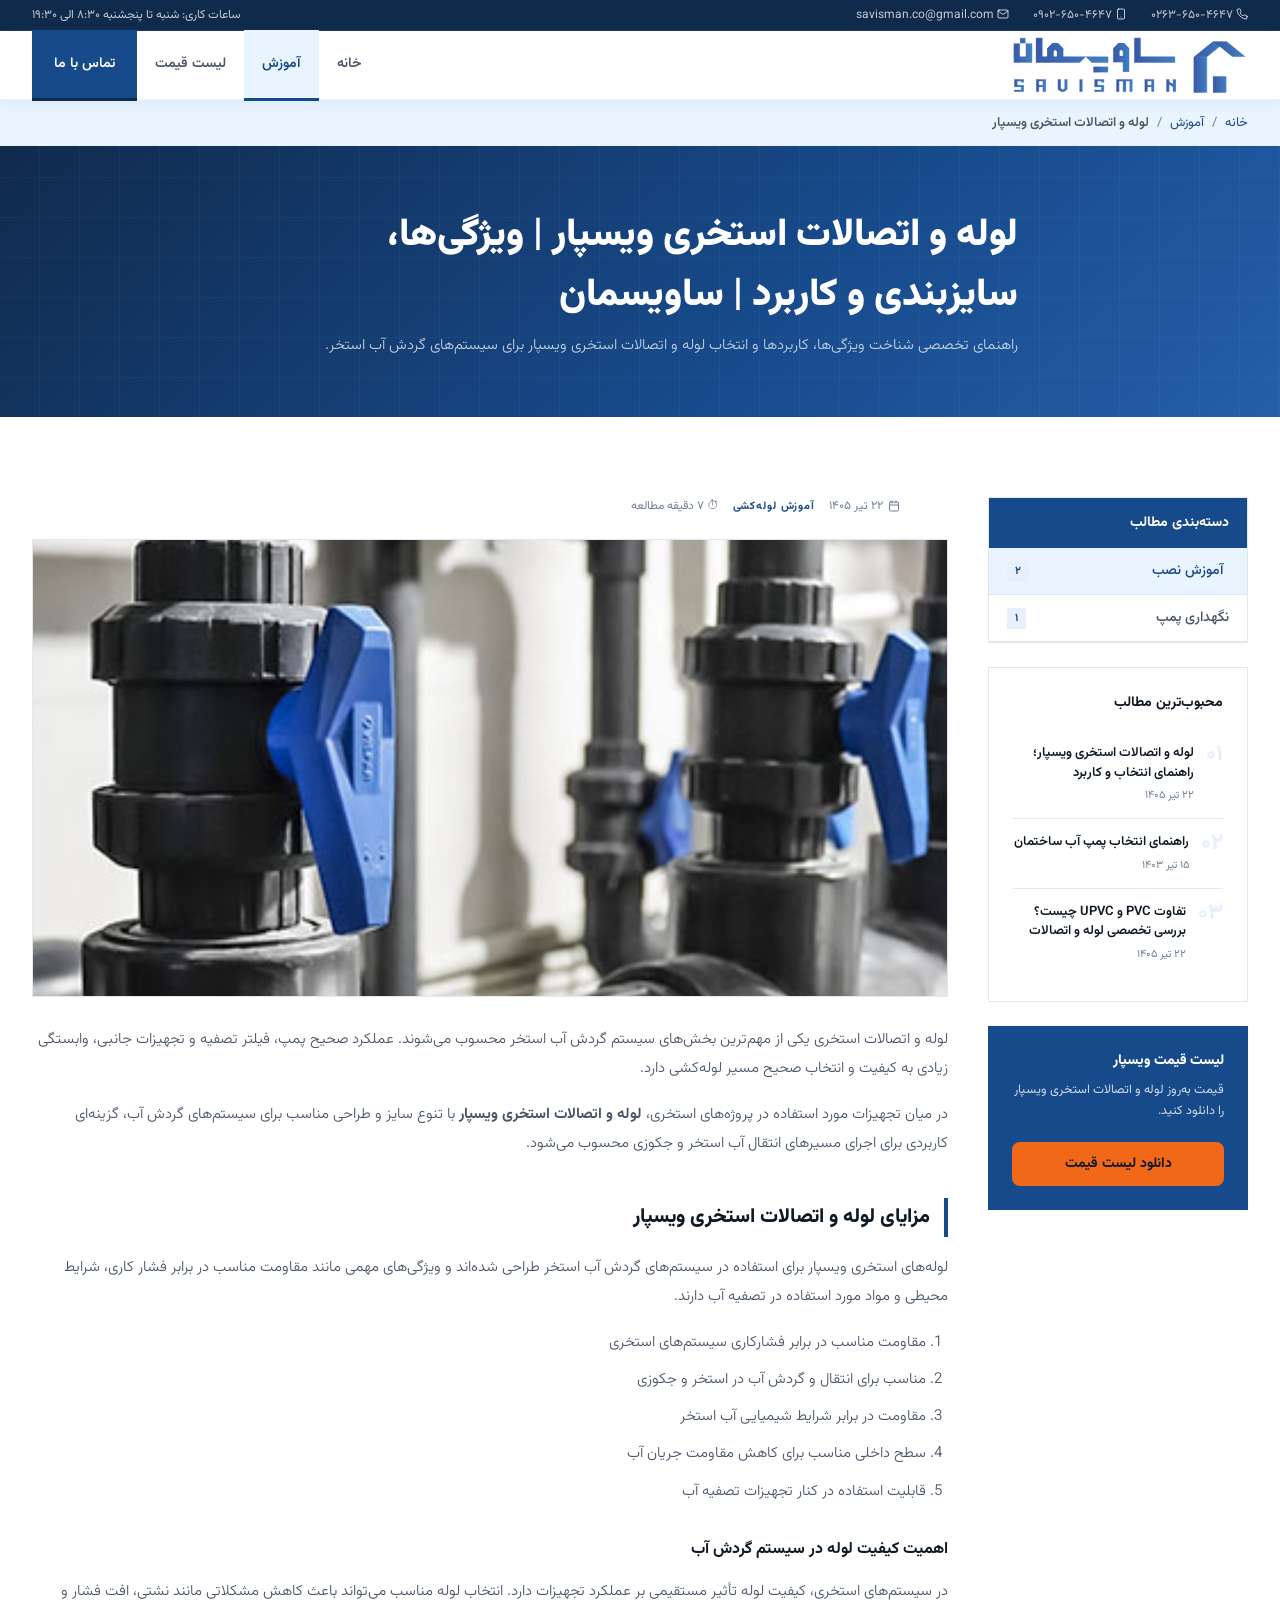
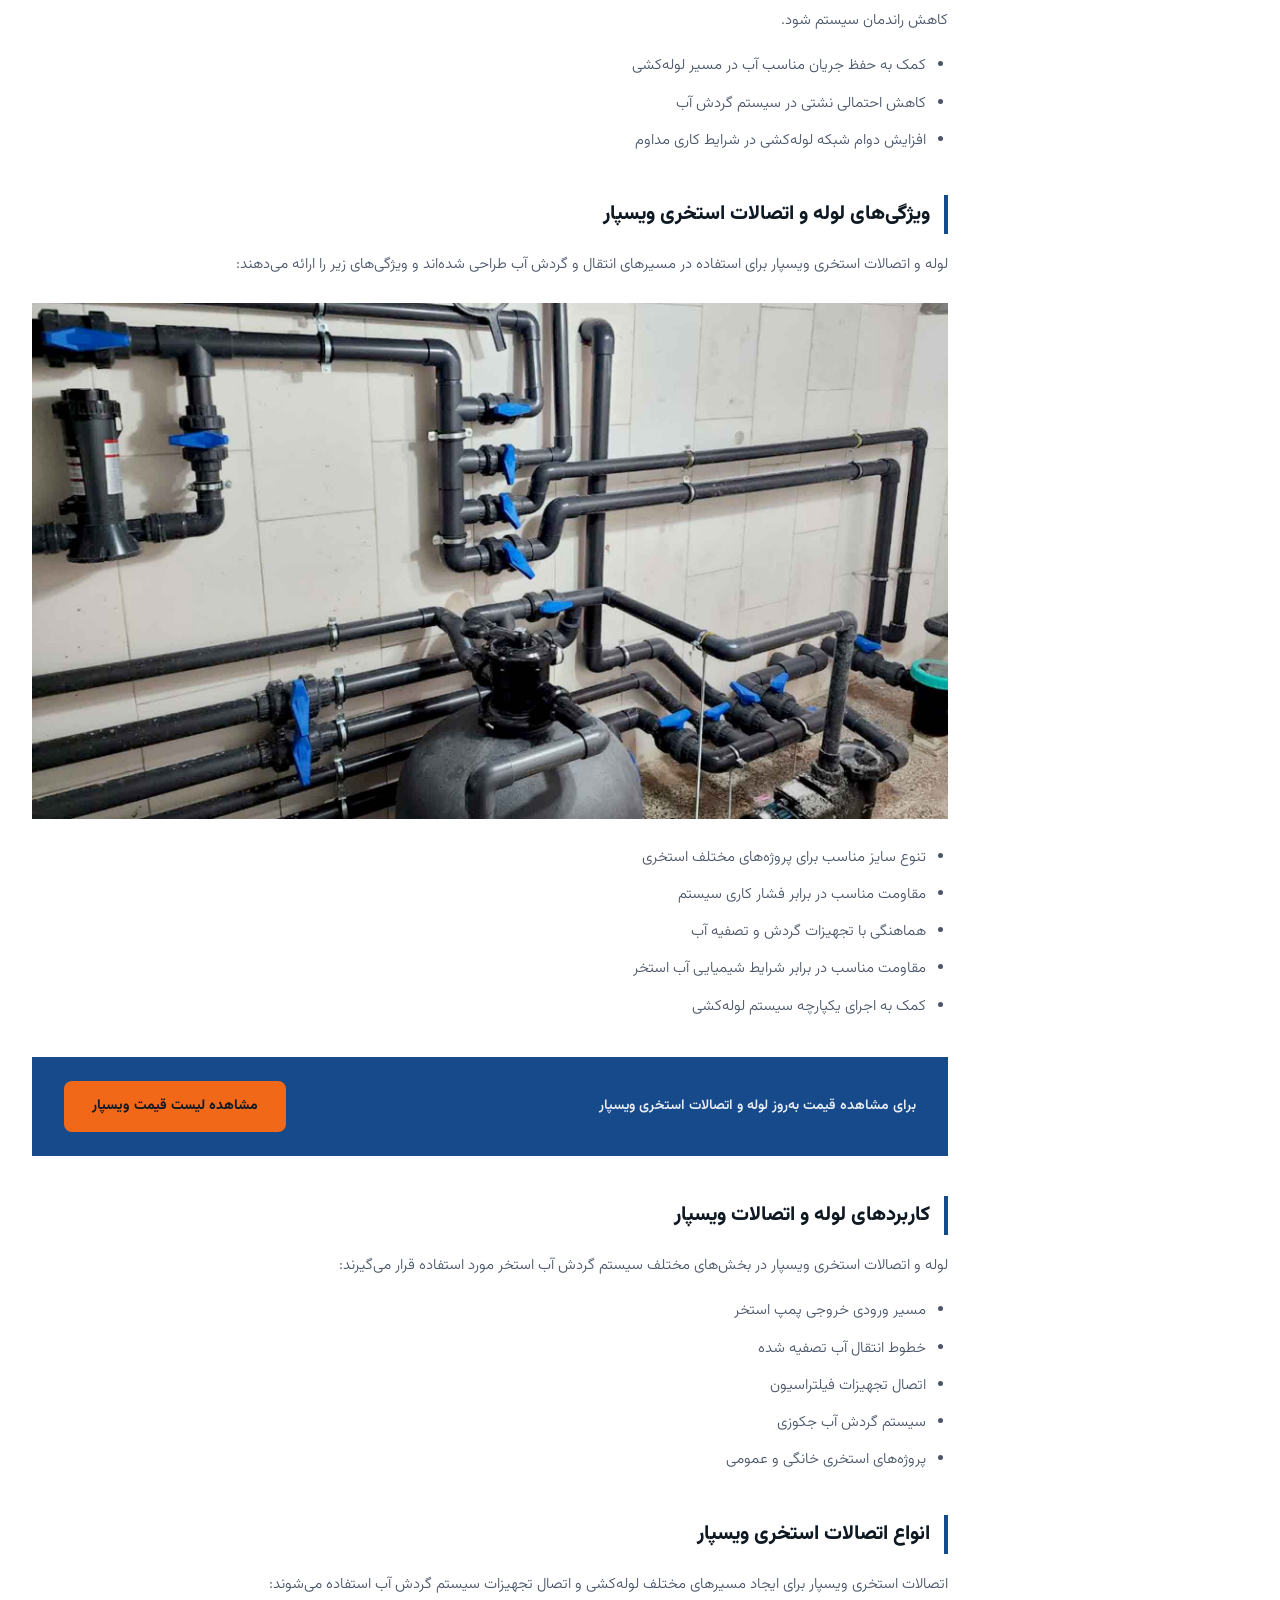
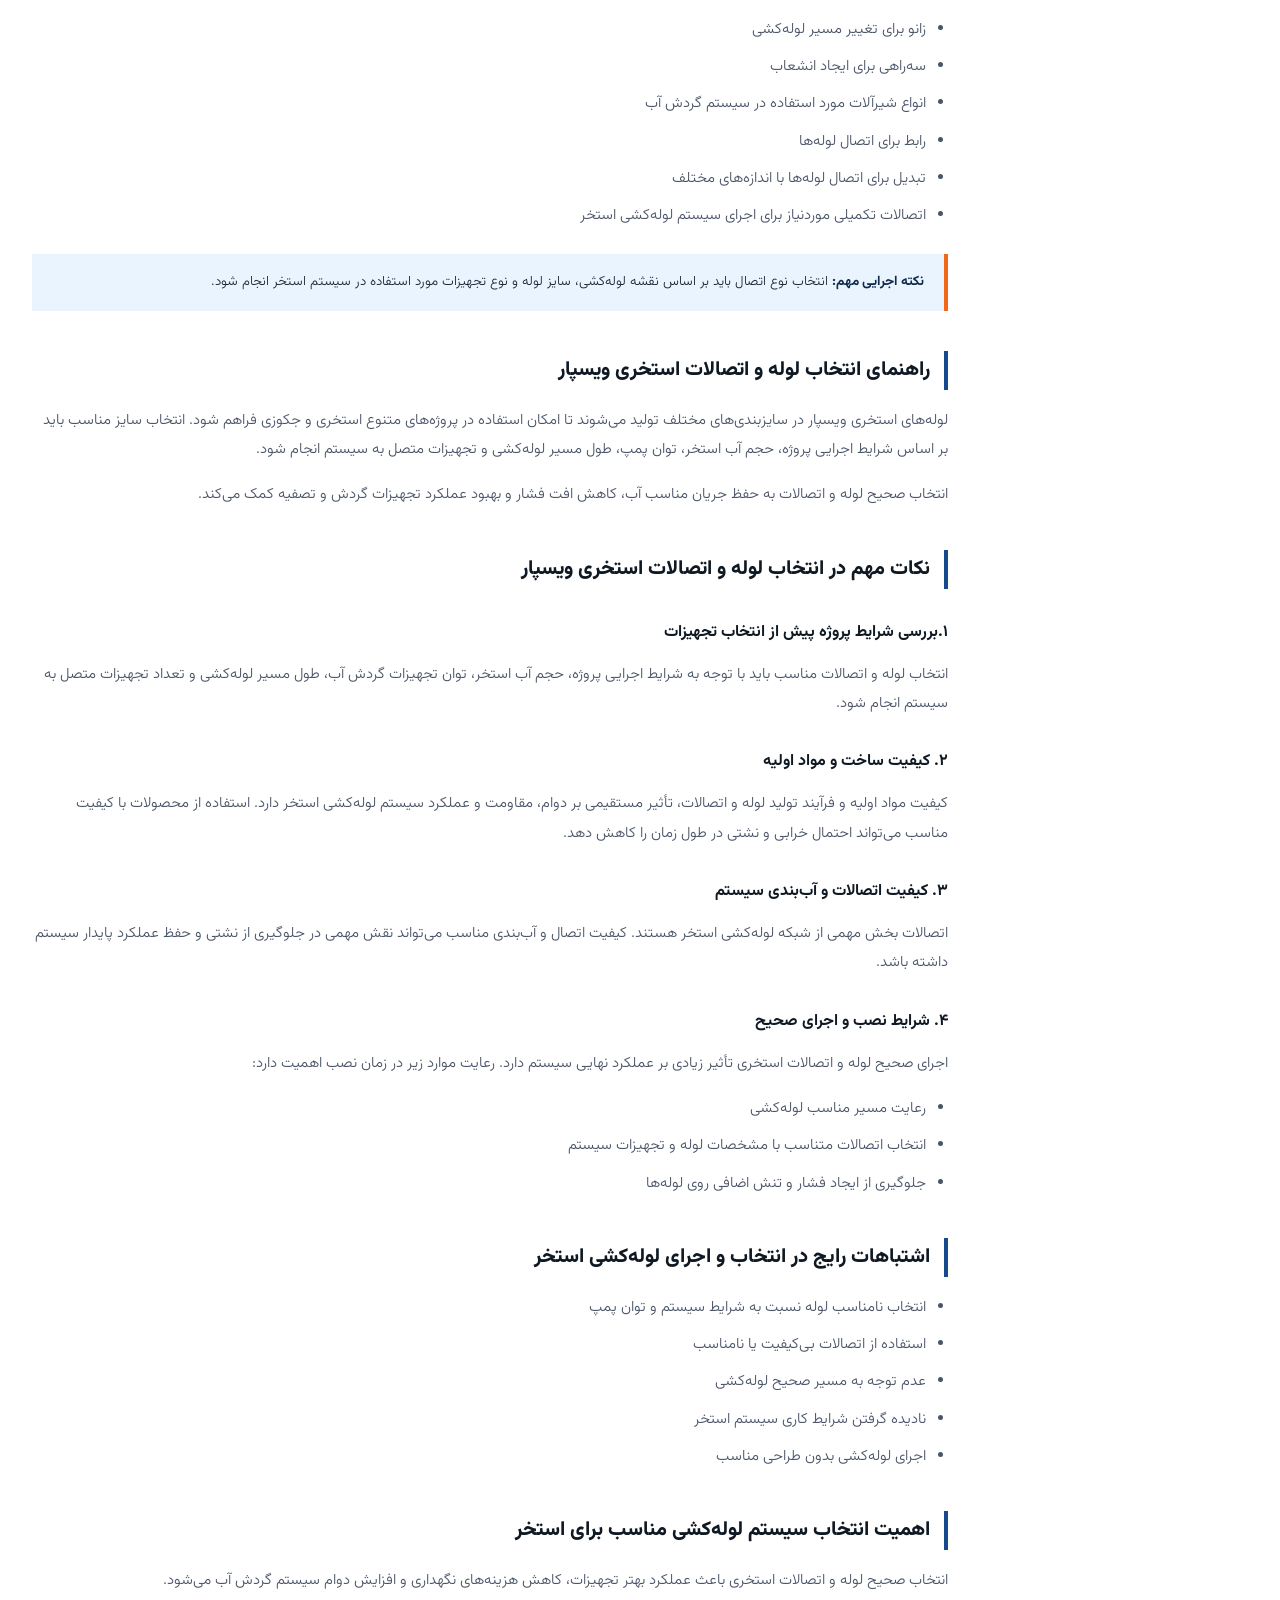
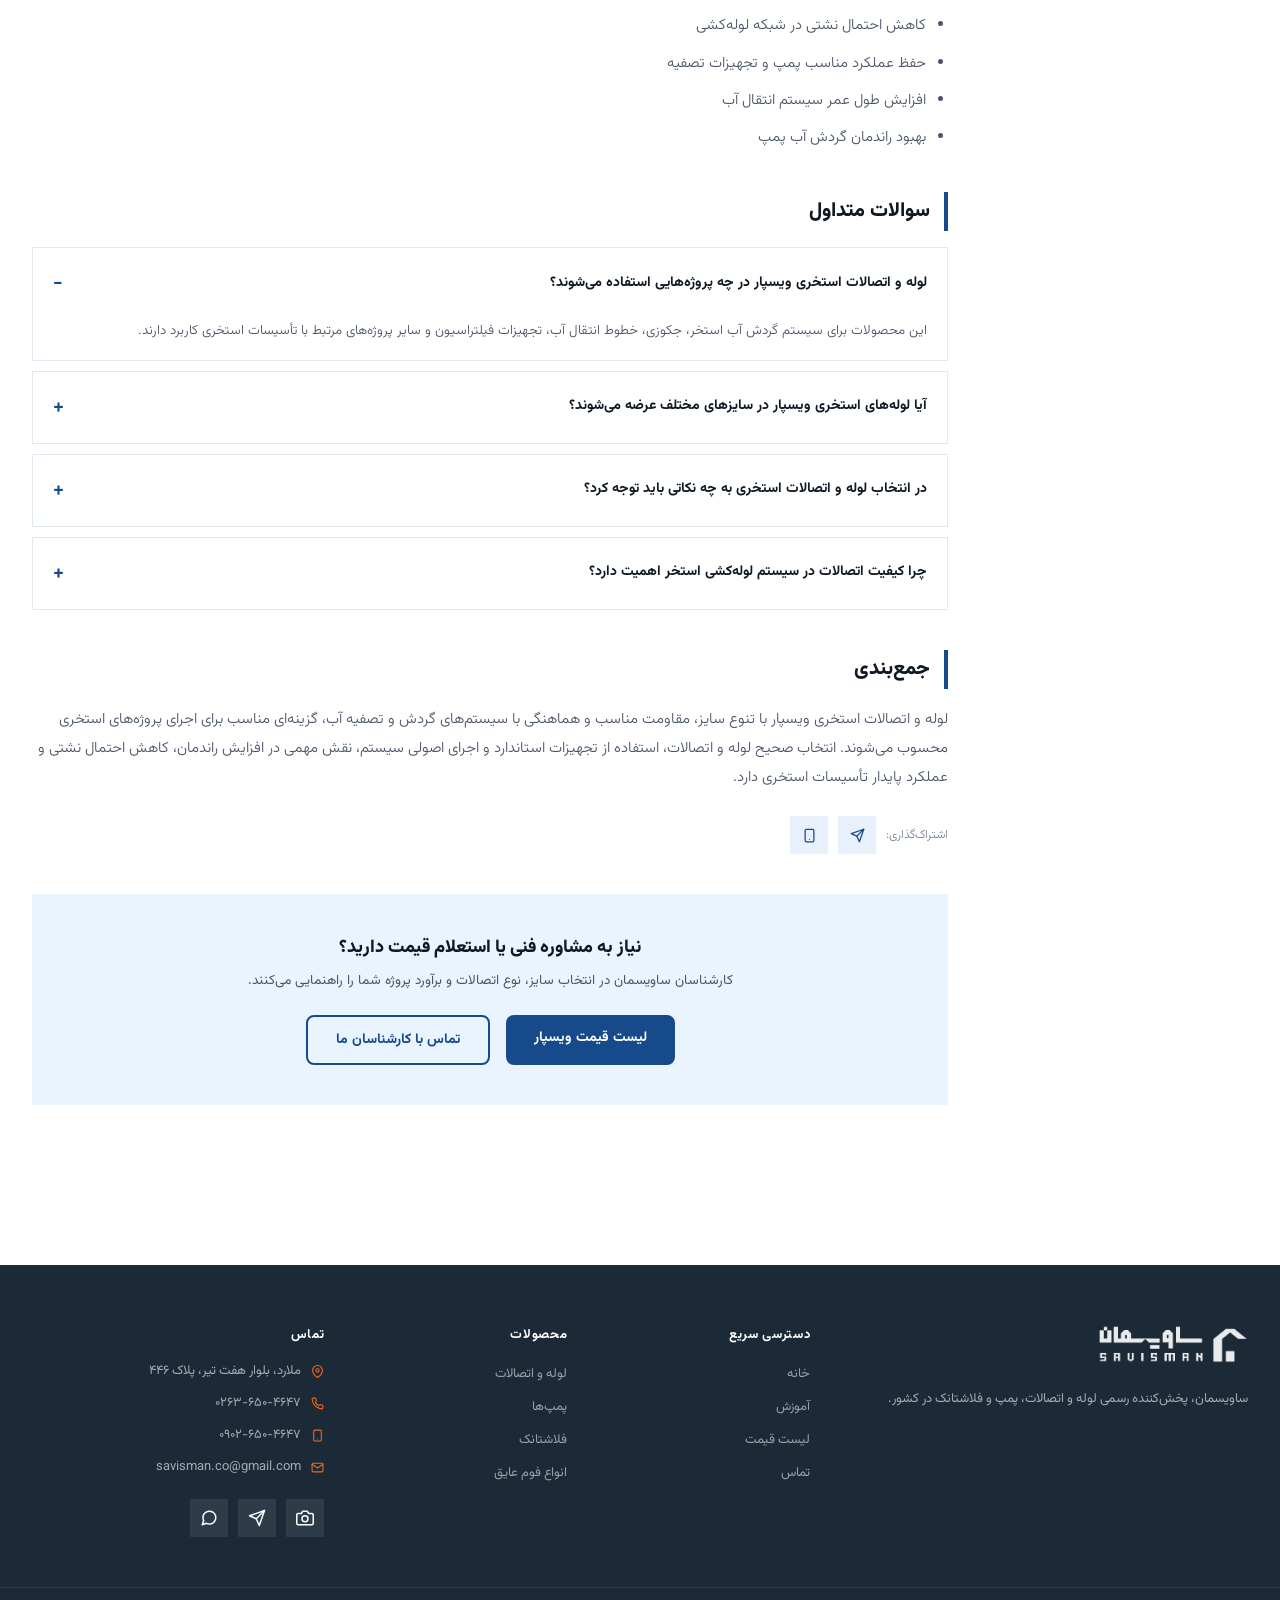
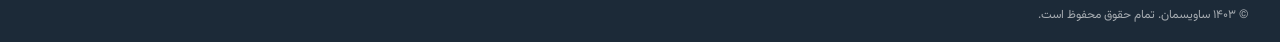
<file: blog-vispar-pool-pipes.html>
<!DOCTYPE html>
<html lang="fa" dir="rtl">
<head>
<meta charset="UTF-8">
<meta name="viewport" content="width=device-width, initial-scale=1.0">

<title>لوله و اتصالات استخری ویسپار | ویژگی‌ها، سایزبندی و کاربرد | ساویسمان</title>

<link rel="icon" type="image/png" href="favicon.png">

<meta name="description" content="معرفی لوله و اتصالات استخری ویسپار، بررسی ویژگی‌ها، کاربردها، مزایا و نکات مهم انتخاب تجهیزات لوله‌کشی استخر برای پروژه‌های ساختمانی.">

<meta name="robots" content="index, follow">

<meta property="og:title" content="لوله و اتصالات استخری ویسپار | ویژگی‌ها، سایزبندی و کاربرد | ساویسمان">
<meta property="og:description" content="بررسی ویژگی‌ها، کاربردها و مزایای لوله و اتصالات استخری ویسپار برای سیستم‌های گردش آب استخر و انتخاب تجهیزات مناسب.">
<meta property="og:type" content="article">
<meta property="og:url" content="https://savisman.com/blog-vispar-pool-pipes.html">
<meta property="og:image" content="https://savisman.com/vispar-pool-pipes-cover.jpg">
<meta property="og:site_name" content="ساویسمان">
<meta property="og:locale" content="fa_IR">

<meta property="article:published_time" content="2026-07-22">
<meta property="article:modified_time" content="2026-07-22">

<meta name="twitter:card" content="summary_large_image">
<meta name="twitter:title" content="لوله و اتصالات استخری ویسپار | ساویسمان">
<meta name="twitter:description" content="بررسی ویژگی‌ها و کاربردهای لوله و اتصالات استخری ویسپار در سیستم‌های گردش آب استخر.">
<meta name="twitter:image" content="https://savisman.com/vispar-pool-pipes-cover.jpg">

<link rel="canonical" href="https://savisman.com/blog-vispar-pool-pipes.html">

<link href="https://fonts.googleapis.com/css2?family=Vazirmatn:wght@300;400;500;600;700;800;900&display=swap" rel="stylesheet">

<link rel="stylesheet" href="style.css">

<script type="application/ld+json">
{
  "@context": "https://schema.org",
  "@type": "Article",
  "headline": "لوله و اتصالات استخری ویسپار | ویژگی‌ها، کاربرد و راهنمای انتخاب",
  "description": "بررسی ویژگی‌ها، کاربردها، مزایا و نکات مهم انتخاب لوله و اتصالات استخری ویسپار برای سیستم‌های گردش آب استخر.",
  "image": "https://savisman.com/vispar-pool-pipes-cover.jpg",
  "author": {
    "@type": "Organization",
    "name": "ساویسمان"
  },
  "publisher": {
    "@type": "Organization",
    "name": "ساویسمان",
    "logo": {
      "@type": "ImageObject",
      "url": "https://savisman.com/1horizontal_logo.png"
    }
  },
  "datePublished": "2026-07-22",
  "mainEntityOfPage": {
    "@type": "WebPage",
    "@id": "https://savisman.com/blog-vispar-pool-pipes.html"
  },
  "inLanguage": "fa"
}
</script>

<script type="application/ld+json">
{
  "@context": "https://schema.org",
  "@type": "FAQPage",
  "mainEntity": [
    {
      "@type": "Question",
      "name": "لوله و اتصالات استخری ویسپار در چه سیستم‌هایی استفاده می‌شود؟",
      "acceptedAnswer": {
        "@type": "Answer",
        "text": "لوله و اتصالات استخری ویسپار در سیستم‌های گردش آب استخر، جکوزی، تجهیزات تصفیه، مسیرهای ورودی و خروجی پمپ و خطوط انتقال آب استفاده می‌شوند."
      }
    },
    {
      "@type": "Question",
      "name": "لوله استخری ویسپار چه سایزهایی دارد؟",
      "acceptedAnswer": {
        "@type": "Answer",
        "text": "لوله‌های استخری ویسپار در سایزهای متنوع از ۱۶ تا ۶۳ میلی‌متر ارائه می‌شوند و انتخاب سایز مناسب به شرایط پروژه، حجم آب، توان پمپ و مسیر لوله‌کشی بستگی دارد."
      }
    },
    {
      "@type": "Question",
      "name": "آیا می‌توان از هر نوع لوله‌ای برای سیستم استخر استفاده کرد؟",
      "acceptedAnswer": {
        "@type": "Answer",
        "text": "خیر، سیستم‌های استخری به دلیل فشار کاری، تماس با مواد شیمیایی و کارکرد مداوم به لوله‌های تخصصی با ویژگی‌های مناسب نیاز دارند."
      }
    },
    {
      "@type": "Question",
      "name": "چرا کیفیت اتصالات استخری اهمیت دارد؟",
      "acceptedAnswer": {
        "@type": "Answer",
        "text": "زیرا اتصالات نقش مهمی در آب‌بندی سیستم دارند و کیفیت آن‌ها می‌تواند روی جلوگیری از نشتی، دوام شبکه لوله‌کشی و عملکرد صحیح سیستم تأثیر بگذارد."
      }
    }
  ]
}
</script>
<script type="application/ld+json">
{
  "@context": "https://schema.org",
  "@type": "BreadcrumbList",
  "itemListElement": [
    {
      "@type": "ListItem",
      "position": 1,
      "name": "خانه",
      "item": "https://savisman.com/"
    },
    {
      "@type": "ListItem",
      "position": 2,
      "name": "آموزش",
      "item": "https://savisman.com/blog.html"
    },
    {
      "@type": "ListItem",
      "position": 3,
      "name": "لوله و اتصالات استخری ویسپار",
      "item": "https://savisman.com/blog-vispar-pool-pipes.html"
    }
  ]
}
</script>
<style>
.article-header { max-width: 820px; margin: 0 auto; }
.article-meta-row { display:flex; align-items:center; gap:14px; flex-wrap:wrap; font-size:12px; color:var(--steel); margin-bottom:14px; }
.article-meta-row span { display:flex; align-items:center; gap:5px; }
.article-body { font-size:15px; line-height:1.95; color:var(--mid); font-weight:300; }
.article-body h2 {
  font-size:20px; font-weight:800; color:var(--dark); margin:2.5rem 0 1rem;
  padding-right:14px; border-right:4px solid var(--blue-main);
}
.article-body h3 {
  font-size:16px; font-weight:700; color:var(--dark); margin:1.75rem 0 0.75rem;
}
.article-body p { margin-bottom:1rem; }
.article-body ul, .article-body ol { margin:0 0 1.25rem; padding-right:1.4rem; }
.article-body li { margin-bottom:8px; }
.article-body table { width:100%; border-collapse:collapse; margin:1.25rem 0 1.75rem; font-size:14px; }
.article-body th, .article-body td { border:1px solid var(--border-light); padding:10px 14px; text-align:right; }
.article-body th { background:var(--blue-ultra); color:var(--dark); font-weight:700; }
.article-body tr:nth-child(even) td { background:var(--light); }
.note-box {
  background:var(--blue-ultra); border-right:4px solid var(--accent); padding:1rem 1.25rem;
  font-size:13.5px; color:var(--dark-2); margin:1.5rem 0; line-height:1.8;
}
.note-box b { color:var(--blue-dark); }
.inline-cta {
  display:flex; align-items:center; justify-content:space-between; gap:1.5rem; flex-wrap:wrap;
  background:var(--blue-main); padding:1.5rem 2rem; margin:2.25rem 0;
}
.inline-cta p { color:rgba(255,255,255,0.9); font-size:14px; font-weight:600; margin:0; }
.inline-cta a.btn { flex-shrink:0; }
.faq-item { border:1px solid var(--border-light); margin-bottom:10px; }
.faq-item summary {
  cursor:pointer; list-style:none; padding:16px 20px; font-size:14px; font-weight:700; color:var(--dark);
  display:flex; align-items:center; justify-content:space-between;
}
.faq-item summary::-webkit-details-marker { display:none; }
.faq-item summary::after { content:'+'; font-size:20px; color:var(--blue-main); }
.faq-item[open] summary::after { content:'−'; }
.faq-item p { padding:0 20px 16px; font-size:13.5px; color:var(--mid); line-height:1.8; margin:0; }
.article-footer-cta { background:var(--blue-ultra); padding:2.5rem; text-align:center; margin-top:2.5rem; }
.article-footer-cta h3 { font-size:18px; font-weight:800; color:var(--dark); margin-bottom:8px; }
.article-footer-cta p { font-size:13.5px; color:var(--mid); margin-bottom:1.5rem; }
.article-footer-actions { display:flex; gap:1rem; justify-content:center; flex-wrap:wrap; }
.share-row { display:flex; align-items:center; gap:10px; margin-top:1.5rem; }
.share-row a {
  width:38px; height:38px; display:flex; align-items:center; justify-content:center;
  background:var(--blue-pale); color:var(--blue-main); text-decoration:none; font-size:15px; transition:all 0.2s;
}
.share-row a:hover { background:var(--blue-main); color:var(--white); }

.article-hero-img { width:100%; aspect-ratio:16/8; overflow:hidden; margin-bottom:1.75rem; border:1px solid var(--border-light); }
.article-hero-img img { width:100%; height:100%; object-fit:cover; display:block; }
@media(max-width:640px){
  .inline-cta { flex-direction:column; align-items:flex-start; text-align:right; }
  .article-body table { font-size:12.5px; }
}
</style>
</head>
<body>

    <!-- TOPBAR -->
<div id="topbar">
  <div class="topbar-inner">
    <div class="topbar-contacts">
      <span><svg class="icon" viewBox="0 0 24 24" fill="none" stroke="currentColor" stroke-width="2" stroke-linecap="round" stroke-linejoin="round"><path d="M22 16.92v3a2 2 0 0 1-2.18 2 19.79 19.79 0 0 1-8.63-3.07 19.5 19.5 0 0 1-6-6 19.79 19.79 0 0 1-3.07-8.67A2 2 0 0 1 4.11 2h3a2 2 0 0 1 2 1.72c.127.96.361 1.903.7 2.81a2 2 0 0 1-.45 2.11L8.09 9.91a16 16 0 0 0 6 6l1.27-1.27a2 2 0 0 1 2.11-.45c.907.339 1.85.573 2.81.7A2 2 0 0 1 22 16.92z"/></svg> <a href="tel:02636504647">۰۲۶۳-۶۵۰-۴۶۴۷</a></span>
      <span><svg class="icon" viewBox="0 0 24 24" fill="none" stroke="currentColor" stroke-width="2" stroke-linecap="round" stroke-linejoin="round"><rect x="5" y="2" width="14" height="20" rx="2" ry="2"/><line x1="12" y1="18" x2="12.01" y2="18"/></svg> <a href="tel:09026504647">۰۹۰۲-۶۵۰-۴۶۴۷</a></span>
      <span><svg class="icon" viewBox="0 0 24 24" fill="none" stroke="currentColor" stroke-width="2" stroke-linecap="round" stroke-linejoin="round"><path d="M4 4h16c1.1 0 2 .9 2 2v12c0 1.1-.9 2-2 2H4c-1.1 0-2-.9-2-2V6c0-1.1.9-2 2-2z"/><polyline points="22 6 12 13 2 6"/></svg> <a href="mailto:savisman.co@gmail.com">savisman.co@gmail.com</a></span>
    </div>
    <span>ساعات کاری: شنبه تا پنجشنبه ۸:۳۰ الی ۱۹:۳۰</span>
  </div>
</div>

<!-- NAV -->
<nav>
  <div class="nav-inner">
    <a href="index.html" class="logo"><img src="1horizontal_logo.png" alt="ساویسمان"></a>
    <ul class="nav-links">
      <li><a href="index.html">خانه</a></li>
      <li><a href="blog.html" class="active">آموزش</a></li>
      <li><a href="price.html">لیست قیمت</a></li>
      <li><a href="contact.html" class="nav-cta">تماس با ما</a></li>
    </ul>
    <button class="nav-toggle" aria-label="باز کردن منو"><svg class="icon" viewBox="0 0 24 24" fill="none" stroke="currentColor" stroke-width="2" stroke-linecap="round" stroke-linejoin="round"><line x1="3" y1="12" x2="21" y2="12"/><line x1="3" y1="6" x2="21" y2="6"/><line x1="3" y1="18" x2="21" y2="18"/></svg></button>
  </div>
</nav>

<!-- BREADCRUMB -->
<div class="breadcrumb">
  <div class="breadcrumb-inner">
    <a href="index.html">خانه</a>
    <span class="breadcrumb-sep">/</span>
    <a href="blog.html">آموزش</a>
    <span class="breadcrumb-sep">/</span>
    <span class="breadcrumb-current">لوله و اتصالات استخری ویسپار</span>
  </div>
</div>

<!-- PAGE HERO -->
<section class="page-hero">
  <div class="page-hero-inner article-header">
    <h1>لوله و اتصالات استخری ویسپار | ویژگی‌ها، سایزبندی و کاربرد | ساویسمان</h1>
    <p>راهنمای تخصصی شناخت ویژگی‌ها، کاربردها و انتخاب لوله و اتصالات استخری ویسپار برای سیستم‌های گردش آب استخر.</p>
  </div>
</section>

<!-- MAIN -->
<section>
  <div class="container">
    <div class="sidebar-layout">

      <!-- MAIN CONTENT -->
      <article style="order:2;">
        <div class="article-header" style="margin-bottom:1.5rem;">
          <div class="article-meta-row">
            <span><svg class="icon" viewBox="0 0 24 24" fill="none" stroke="currentColor" stroke-width="2" stroke-linecap="round" stroke-linejoin="round"><rect x="3" y="4" width="18" height="18" rx="2" ry="2"/><line x1="16" y1="2" x2="16" y2="6"/><line x1="8" y1="2" x2="8" y2="6"/><line x1="3" y1="10" x2="21" y2="10"/></svg> ۲۲ تیر ۱۴۰۵ </span>
            <span class="blog-cat" style="margin:0;">آموزش لوله‌کشی</span>
            <span>⏱ ۷ دقیقه مطالعه</span>
          </div>
        </div>

     <div class="article-body">

          <div class="article-hero-img"><img src="vispar-pool-pipes-cover.jpg" alt="لوله و اتصالات استخری ویسپار"></div>

          <p>لوله و اتصالات استخری یکی از مهم‌ترین بخش‌های سیستم گردش آب استخر محسوب می‌شوند. عملکرد صحیح پمپ، فیلتر تصفیه و تجهیزات جانبی، وابستگی زیادی به کیفیت و انتخاب صحیح مسیر لوله‌کشی دارد.</p>
          <p> در میان تجهیزات مورد استفاده در پروژه‌های استخری، <strong>لوله و اتصالات استخری ویسپار </strong>با تنوع سایز و طراحی مناسب برای سیستم‌های گردش آب، گزینه‌ای کاربردی برای اجرای مسیرهای انتقال آب استخر و جکوزی محسوب می‌شود. </p>

          <h2>مزایای لوله و اتصالات استخری ویسپار </h2>
          <p>لوله‌های استخری ویسپار برای استفاده در سیستم‌های گردش آب استخر طراحی شده‌اند و ویژگی‌های مهمی مانند مقاومت مناسب در برابر فشار کاری، شرایط محیطی و مواد مورد استفاده در تصفیه آب دارند. </p>
          <ol>
            <li>مقاومت مناسب در برابر فشارکاری سیستم‌های استخری</li>
            <li>مناسب برای انتقال و گردش آب در استخر و جکوزی </li>
            <li>مقاومت در برابر شرایط شیمیایی آب استخر</li>
            <li>سطح داخلی مناسب برای کاهش مقاومت جریان آب </li>
            <li>قابلیت استفاده در کنار تجهیزات تصفیه آب</li>
          </ol>

          <h3>اهمیت کیفیت لوله در سیستم گردش آب</h3>
          <p>در سیستم‌های استخری، کیفیت لوله تأثیر مستقیمی بر عملکرد تجهیزات دارد. انتخاب لوله مناسب می‌تواند باعث کاهش مشکلاتی مانند نشتی، افت فشار و کاهش راندمان سیستم شود.</p>
          <ul>
            <li>کمک به حفظ جریان مناسب آب در مسیر لوله‌کشی</li>
            <li>کاهش احتمالی نشتی در سیستم گردش آب </li>
            <li>افزایش دوام شبکه لوله‌کشی در شرایط کاری مداوم</li>
          </ul>

          <h2>ویژگی‌های لوله و اتصالات استخری ویسپار</h2>
           <p>لوله و اتصالات استخری ویسپار برای استفاده در مسیرهای انتقال و گردش آب طراحی شده‌اند و ویژگی‌های زیر را ارائه می‌دهند:</p>

          <div class="article-img">
          <img src="vispar-pool.jpg" alt="لوله و اتصالات استخری ویسپار">
          </div>
           <ul>
           <li>تنوع سایز مناسب برای پروژه‌های مختلف استخری</li>
           <li>مقاومت مناسب در برابر فشار کاری سیستم</li>
           <li>هماهنگی با تجهیزات گردش و تصفیه آب</li>
           <li>مقاومت مناسب در برابر شرایط شیمیایی آب استخر</li>
           <li>کمک به اجرای یکپارچه سیستم لوله‌کشی</li>
           </ul>  
           <div class="inline-cta">
            <p>برای مشاهده قیمت به‌روز لوله و اتصالات استخری ویسپار</p>
            <a href="price.html#cat1" class="btn btn-accent">مشاهده لیست قیمت ویسپار</a>
          </div>

          <h2>کاربردهای لوله و اتصالات ویسپار </h2>
          <p>لوله و اتصالات استخری ویسپار در بخش‌های مختلف سیستم گردش آب استخر مورد استفاده قرار می‌گیرند:</p>
          <ul>
            <li>مسیر ورودی خروجی پمپ استخر</li>
            <li>خطوط انتقال آب تصفیه شده</li>
            <li>اتصال تجهیزات فیلتراسیون </li>
            <li>سیستم گردش آب جکوزی</li>
            <li>پروژه‌های استخری خانگی و عمومی</li>
          </ul>

          <h2>انواع اتصالات استخری ویسپار</h2>
          <p> اتصالات استخری ویسپار برای ایجاد مسیرهای مختلف لوله‌کشی و اتصال تجهیزات سیستم گردش آب استفاده می‌شوند:</p>
          <ul>
            <li>زانو برای تغییر مسیر لوله‌کشی</li>
            <li>سه‌راهی برای ایجاد انشعاب</li>
            <li> انواع شیرآلات مورد استفاده در سیستم گردش آب</li>
            <li> رابط برای اتصال لوله‌ها</li>
            <li>تبدیل برای اتصال لوله‌ها با اندازه‌های مختلف  </li>
            <li> اتصالات تکمیلی موردنیاز برای اجرای سیستم لوله‌کشی استخر</li>
          </ul>
          <div class="note-box"><b>نکته اجرایی مهم:</b> انتخاب نوع اتصال باید بر اساس نقشه لوله‌کشی، سایز لوله و نوع تجهیزات مورد استفاده در سیستم استخر انجام شود. </div>

          <h2>راهنمای انتخاب لوله و اتصالات استخری ویسپار </h2>

          <p>لوله‌های استخری ویسپار در سایزبندی‌های مختلف تولید می‌شوند تا امکان استفاده در پروژه‌های متنوع استخری و جکوزی فراهم شود. انتخاب سایز مناسب باید بر اساس شرایط اجرایی پروژه، حجم آب استخر، توان پمپ، طول مسیر لوله‌کشی و تجهیزات متصل به سیستم انجام شود. 
          </p>

          <p>  انتخاب صحیح لوله و اتصالات به حفظ جریان مناسب آب، کاهش افت فشار و بهبود عملکرد تجهیزات گردش و تصفیه کمک می‌کند.      
          </p>

          <h2>نکات مهم در انتخاب لوله و اتصالات استخری ویسپار</h2>

          <h3>۱.بررسی شرایط پروژه پیش از انتخاب تجهیزات </h3>
          <p>انتخاب لوله و اتصالات مناسب باید با توجه به شرایط اجرایی پروژه، حجم آب استخر، توان تجهیزات گردش آب، طول مسیر لوله‌کشی و تعداد تجهیزات متصل به سیستم انجام شود.</p>
        
          <h3>۲. کیفیت ساخت و مواد اولیه</h3>
          <p>کیفیت مواد اولیه و فرآیند تولید لوله و اتصالات، تأثیر مستقیمی بر دوام، مقاومت و عملکرد سیستم لوله‌کشی استخر دارد. استفاده از محصولات با کیفیت مناسب می‌تواند احتمال خرابی و نشتی در طول زمان را کاهش دهد.</p>

          <h3>۳. کیفیت اتصالات و آب‌بندی سیستم</h3>
          <p>اتصالات بخش مهمی از شبکه لوله‌کشی استخر هستند. کیفیت اتصال و آب‌بندی مناسب می‌تواند نقش مهمی در جلوگیری از نشتی و حفظ عملکرد پایدار سیستم داشته باشد.</p>

          <h3>۴. شرایط نصب و اجرای صحیح</h3>
          <p>اجرای صحیح لوله و اتصالات استخری تأثیر زیادی بر عملکرد نهایی سیستم دارد. رعایت موارد زیر در زمان نصب اهمیت دارد:</p>
          <ul>
            <li>رعایت مسیر مناسب لوله‌کشی</li>
            <li> انتخاب اتصالات متناسب با مشخصات لوله و تجهیزات سیستم</li>
            <li>جلوگیری از ایجاد فشار و تنش اضافی روی لوله‌ها</li>
          </ul>

          <h2> اشتباهات رایج در انتخاب و اجرای لوله‌کشی استخر</h2>
          <ul>
            <li>انتخاب نامناسب لوله نسبت به شرایط سیستم و توان پمپ</li>
            <li>استفاده از اتصالات بی‌کیفیت یا نامناسب</li>
            <li>عدم توجه به مسیر صحیح لوله‌کشی</li>
            <li>نادیده گرفتن شرایط کاری سیستم استخر</li>
            <li>اجرای لوله‌کشی بدون طراحی مناسب</li>
          </ul>

          <h2>اهمیت انتخاب سیستم لوله‌کشی مناسب برای استخر</h2>
          <p>انتخاب صحیح لوله و اتصالات استخری باعث عملکرد بهتر تجهیزات، کاهش هزینه‌های نگهداری و افزایش دوام سیستم گردش آب می‌شود.</p>
          <ul>
            <li>کاهش احتمال نشتی در شبکه لوله‌کشی</li>
            <li>حفظ عملکرد مناسب پمپ و تجهیزات تصفیه</li>
            <li>افزایش طول عمر سیستم انتقال آب</li>
            <li>بهبود راندمان گردش آب پمپ</li>
          </ul>
          <h2>سوالات متداول</h2>

<details class="faq-item" open>
  <summary>لوله و اتصالات استخری ویسپار در چه پروژه‌هایی استفاده می‌شوند؟</summary>
  <p>این محصولات برای سیستم گردش آب استخر، جکوزی، خطوط انتقال آب، تجهیزات فیلتراسیون و سایر پروژه‌های مرتبط با تأسیسات استخری کاربرد دارند.</p>
</details>

<details class="faq-item">
  <summary>آیا لوله‌های استخری ویسپار در سایزهای مختلف عرضه می‌شوند؟</summary>
  <p>بله، لوله‌های استخری ویسپار در سایزبندی‌های مختلف تولید می‌شوند تا متناسب با نیاز پروژه‌های مختلف مورد استفاده قرار گیرند. انتخاب سایز مناسب باید بر اساس شرایط طراحی سیستم انجام شود.</p>
</details>

<details class="faq-item">
  <summary>در انتخاب لوله و اتصالات استخری به چه نکاتی باید توجه کرد؟</summary>
  <p>کیفیت لوله و اتصالات، شرایط پروژه، توان پمپ، طول مسیر لوله‌کشی، حجم آب استخر و اجرای صحیح سیستم از مهم‌ترین عوامل در انتخاب مناسب هستند.</p>
</details>

<details class="faq-item">
  <summary>چرا کیفیت اتصالات در سیستم لوله‌کشی استخر اهمیت دارد؟</summary>
  <p>اتصالات باکیفیت به آب‌بندی مناسب، کاهش احتمال نشتی و عملکرد پایدار سیستم گردش آب کمک می‌کنند و نقش مهمی در افزایش دوام شبکه لوله‌کشی دارند.</p>
</details>

<h2>جمع‌بندی</h2>

<p>لوله و اتصالات استخری ویسپار با تنوع سایز، مقاومت مناسب و هماهنگی با سیستم‌های گردش و تصفیه آب، گزینه‌ای مناسب برای اجرای پروژه‌های استخری محسوب می‌شوند. انتخاب صحیح لوله و اتصالات، استفاده از تجهیزات استاندارد و اجرای اصولی سیستم، نقش مهمی در افزایش راندمان، کاهش احتمال نشتی و عملکرد پایدار تأسیسات استخری دارد.</p>
<div class="share-row">
            <span style="font-size:12px;color:var(--steel);">اشتراک‌گذاری:</span>
            <a href="https://t.me/savisman_co" target="_blank" title="تلگرام"><svg class="icon" viewBox="0 0 24 24" fill="none" stroke="currentColor" stroke-width="2" stroke-linecap="round" stroke-linejoin="round"><line x1="22" y1="2" x2="11" y2="13"/><polygon points="22 2 15 22 11 13 2 9"/></svg></a>
            <a href="https://wa.me/989026504647" target="_blank" title="واتساپ"><svg class="icon" viewBox="0 0 24 24" fill="none" stroke="currentColor" stroke-width="2" stroke-linecap="round" stroke-linejoin="round"><rect x="5" y="2" width="14" height="20" rx="2" ry="2"/><line x1="12" y1="18" x2="12.01" y2="18"/></svg></a>
          </div>
        </div>

        <!-- FOOTER CTA -->
        <div class="article-footer-cta fade-up">
          <h3>نیاز به مشاوره فنی یا استعلام قیمت دارید؟</h3>
          <p>کارشناسان ساویسمان در انتخاب سایز، نوع اتصالات و برآورد پروژه شما را راهنمایی می‌کنند.</p>
          <div class="article-footer-actions">
            <a href="price.html#cat1" class="btn btn-primary">لیست قیمت ویسپار</a>
            <a href="contact.html" class="btn btn-outline">تماس با کارشناسان ما</a>
          </div>
        </div>
      </article>

      <!-- SIDEBAR -->
      <aside style="order:1;display:flex;flex-direction:column;gap:1.5rem;">
        <div class="sidebar-box">
          <div class="sidebar-title">دسته‌بندی مطالب</div>
          <ul class="sidebar-nav">
            <li><a href="blog.html" class="active">آموزش نصب <span class="count">۲</span></a></li>
            <li><a href="blog.html">نگهداری پمپ <span class="count">۱</span></a></li>
          </ul>
        </div>

        <div class="sidebar-box" style="position:static;padding:1.5rem;">
          <div style="font-size:14px;font-weight:700;color:var(--dark);margin-bottom:1rem;">محبوب‌ترین مطالب</div>
          <div class="popular-post-item" style="display:flex;gap:12px;align-items:flex-start;padding:14px 0;border-bottom:1px solid var(--border-light);">
            <div class="popular-post-num" style="font-size:22px;font-weight:900;color:var(--blue-pale);flex-shrink:0;line-height:1;">
                ۰۱
        </div>
        <div>
          <div class="popular-post-title" style="font-size:13px;font-weight:600;color:var(--dark);line-height:1.5;">
             <a href="blog-vispar-pool-pipes.html" style="color:inherit;text-decoration:none;">
             لوله و اتصالات استخری ویسپار؛ راهنمای انتخاب و کاربرد
             </a>
         </div>
             <div class="popular-post-date" style="font-size:11px;color:var(--steel);margin-top:4px;">
            ۲۲ تیر ۱۴۰۵
            </div>
         </div>
      </div>
          <div class="popular-post-item" style="display:flex;gap:12px;align-items:flex-start;padding:14px 0;border-bottom:1px solid var(--border-light);">
            <div class="popular-post-num" style="font-size:22px;font-weight:900;color:var(--blue-pale);flex-shrink:0;line-height:1;">۰۲</div>
            <div>
              <div class="popular-post-title" style="font-size:13px;font-weight:600;color:var(--dark);line-height:1.5;"><a href="blog-pump-selection.html" style="color:inherit;text-decoration:none;">راهنمای انتخاب پمپ آب ساختمان</a></div>
              <div class="popular-post-date" style="font-size:11px;color:var(--steel);margin-top:4px;">۱۵ تیر ۱۴۰۳</div>
            </div>
          </div>
          <div class="popular-post-item" style="display:flex;gap:12px;align-items:flex-start;padding:14px 0;">
            <div class="popular-post-num" style="font-size:22px;font-weight:900;color:var(--blue-pale);flex-shrink:0;line-height:1;">۰۳</div>
            <div>
              <div class="popular-post-title" style="font-size:13px;font-weight:600;color:var(--dark);line-height:1.5;"><a href="blog-pvc-upvc.html" style="color:inherit;text-decoration:none;">تفاوت PVC و UPVC چیست؟ بررسی تخصصی لوله و اتصالات</a></div>
              <div class="popular-post-date" style="font-size:11px;color:var(--steel);margin-top:4px;">۲۲ تیر ۱۴۰۵</div>
            </div>
          </div>
        </div>

        <div class="sidebar-box" style="position:static;padding:1.5rem;background:var(--blue-main);border:none;">
          <div style="font-size:14px;font-weight:800;color:var(--white);margin-bottom:8px;">لیست قیمت ویسپار</div>
          <p style="font-size:12.5px;color:rgba(255,255,255,0.8);line-height:1.7;margin-bottom:1.25rem;">قیمت به‌روز لوله و اتصالات استخری ویسپار را دانلود کنید.</p>
          <a href="price.html#cat1" class="btn btn-accent" style="width:100%;text-align:center;padding:11px;">دانلود لیست قیمت</a>
        </div>
      </aside>
    </div>
  </div>
</section>
<!-- FOOTER -->
<footer>
  <div class="footer-grid">
    <div>
      <div class="footer-logo"><img src="1horizontal_logo.png" alt="ساویسمان"></div>
      <p class="footer-about">ساویسمان، پخش‌کننده رسمی لوله و اتصالات، پمپ و فلاشتانک در کشور.</p>
    </div>
    <div>
      <div class="footer-title">دسترسی سریع</div>
      <ul class="footer-links">
        <li><a href="index.html">خانه</a></li>
        <li><a href="blog.html">آموزش</a></li>
        <li><a href="price.html">لیست قیمت</a></li>
        <li><a href="contact.html">تماس</a></li>
      </ul>
    </div>
    <div>
      <div class="footer-title">محصولات</div>
      <ul class="footer-links">
        <li><a href="price.html#cat1">لوله و اتصالات</a></li>
        <li><a href="price.html#cat4">پمپ‌ها</a></li>
        <li><a href="price.html#cat5">فلاشتانک</a></li>
        <li><a href="price.html#cat9">انواع فوم عایق</a></li>
      </ul>
    </div>
    <div>
      <div class="footer-title">تماس</div>
      <div class="footer-contact-item"><span class="ic"><svg class="icon" viewBox="0 0 24 24" fill="none" stroke="currentColor" stroke-width="2" stroke-linecap="round" stroke-linejoin="round"><path d="M21 10c0 7-9 13-9 13s-9-6-9-13a9 9 0 0 1 18 0z"/><circle cx="12" cy="10" r="3"/></svg></span><span>ملارد، بلوار هفت تیر، پلاک ۴۴۶</span></div>
      <div class="footer-contact-item"><span class="ic"><svg class="icon" viewBox="0 0 24 24" fill="none" stroke="currentColor" stroke-width="2" stroke-linecap="round" stroke-linejoin="round"><path d="M22 16.92v3a2 2 0 0 1-2.18 2 19.79 19.79 0 0 1-8.63-3.07 19.5 19.5 0 0 1-6-6 19.79 19.79 0 0 1-3.07-8.67A2 2 0 0 1 4.11 2h3a2 2 0 0 1 2 1.72c.127.96.361 1.903.7 2.81a2 2 0 0 1-.45 2.11L8.09 9.91a16 16 0 0 0 6 6l1.27-1.27a2 2 0 0 1 2.11-.45c.907.339 1.85.573 2.81.7A2 2 0 0 1 22 16.92z"/></svg></span><span>۰۲۶۳-۶۵۰-۴۶۴۷</span></div>
      <div class="footer-contact-item"><span class="ic"><svg class="icon" viewBox="0 0 24 24" fill="none" stroke="currentColor" stroke-width="2" stroke-linecap="round" stroke-linejoin="round"><rect x="5" y="2" width="14" height="20" rx="2" ry="2"/><line x1="12" y1="18" x2="12.01" y2="18"/></svg></span><span>۰۹۰۲-۶۵۰-۴۶۴۷</span></div>
      <div class="footer-contact-item"><span class="ic"><svg class="icon" viewBox="0 0 24 24" fill="none" stroke="currentColor" stroke-width="2" stroke-linecap="round" stroke-linejoin="round"><path d="M4 4h16c1.1 0 2 .9 2 2v12c0 1.1-.9 2-2 2H4c-1.1 0-2-.9-2-2V6c0-1.1.9-2 2-2z"/><polyline points="22 6 12 13 2 6"/></svg></span><span>savisman.co@gmail.com</span></div>
      <div class="footer-social-row">
        <a href="https://instagram.com/savisman.co" target="_blank" class="footer-social-btn" title="اینستاگرام"><svg class="icon" viewBox="0 0 24 24" fill="none" stroke="currentColor" stroke-width="2" stroke-linecap="round" stroke-linejoin="round"><path d="M23 19a2 2 0 0 1-2 2H3a2 2 0 0 1-2-2V8a2 2 0 0 1 2-2h4l2-3h6l2 3h4a2 2 0 0 1 2 2z"/><circle cx="12" cy="13" r="4"/></svg></a>
        <a href="https://t.me/savisman_co" target="_blank" class="footer-social-btn" title="تلگرام"><svg class="icon" viewBox="0 0 24 24" fill="none" stroke="currentColor" stroke-width="2" stroke-linecap="round" stroke-linejoin="round"><line x1="22" y1="2" x2="11" y2="13"/><polygon points="22 2 15 22 11 13 2 9"/></svg></a>
        <a href="https://wa.me/989026504647" target="_blank" class="footer-social-btn" title="واتساپ"><svg class="icon" viewBox="0 0 24 24" fill="none" stroke="currentColor" stroke-width="2" stroke-linecap="round" stroke-linejoin="round"><path d="M21 11.5a8.38 8.38 0 0 1-.9 3.8 8.5 8.5 0 0 1-7.6 4.7 8.38 8.38 0 0 1-3.8-.9L3 21l1.9-5.7a8.38 8.38 0 0 1-.9-3.8 8.5 8.5 0 0 1 4.7-7.6 8.38 8.38 0 0 1 3.8-.9h.5a8.48 8.48 0 0 1 8 8v.5z"/></svg></a>
      </div>
    </div>
  </div>
  <div class="footer-bottom"><span>© ۱۴۰۳ ساویسمان. تمام حقوق محفوظ است.</span></div>
</footer>

<script>
const observer=new IntersectionObserver((e)=>{e.forEach(x=>{if(x.isIntersecting)x.target.classList.add('visible');});},{threshold:0.12});
document.querySelectorAll('.fade-up').forEach(el=>observer.observe(el));
window.addEventListener('scroll',()=>{document.querySelector('nav').style.boxShadow=window.scrollY>30?'0 4px 20px rgba(43,91,168,0.15)':'';});
const navToggle=document.querySelector('.nav-toggle');
const navLinksEl=document.querySelector('.nav-links');
if(navToggle&&navLinksEl){
  navToggle.addEventListener('click',()=>navLinksEl.classList.toggle('open'));
  navLinksEl.querySelectorAll('a').forEach(a=>a.addEventListener('click',()=>navLinksEl.classList.remove('open')));
}
</script>
</body>
</html>
</file>
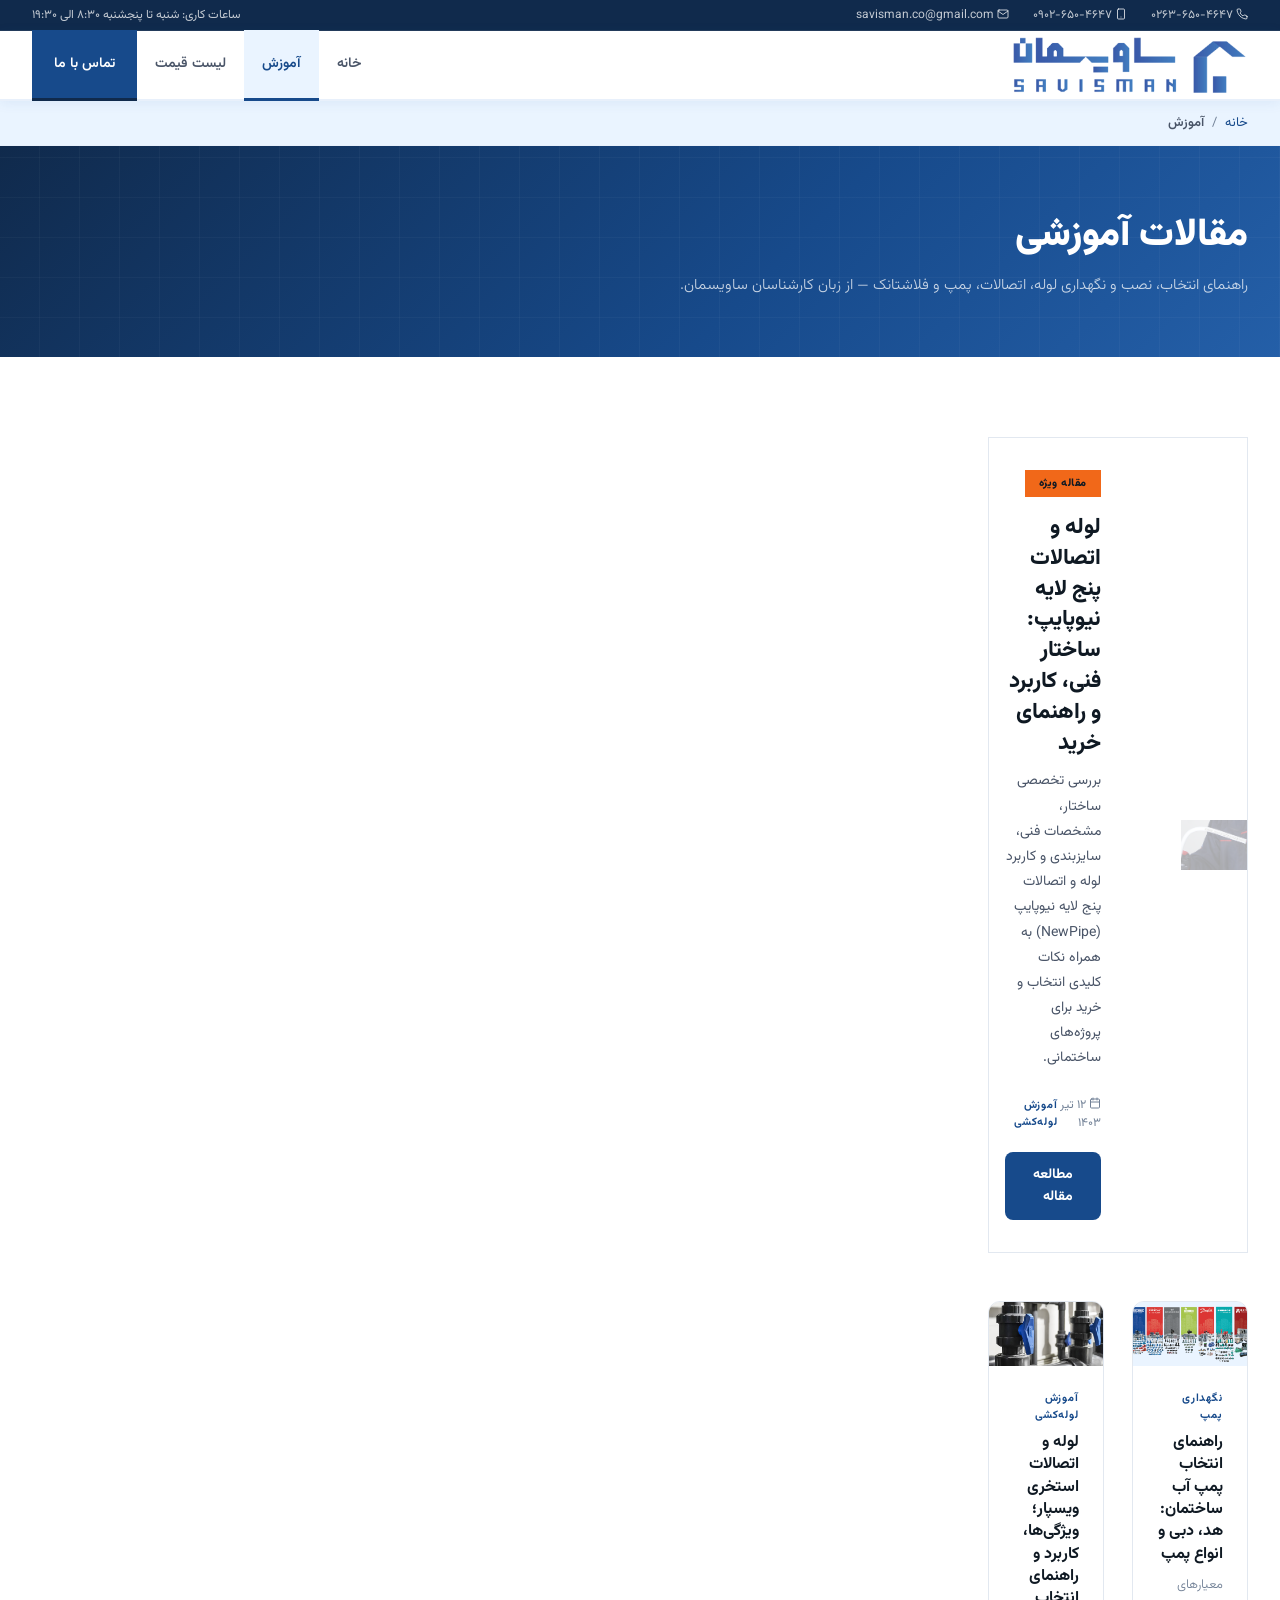
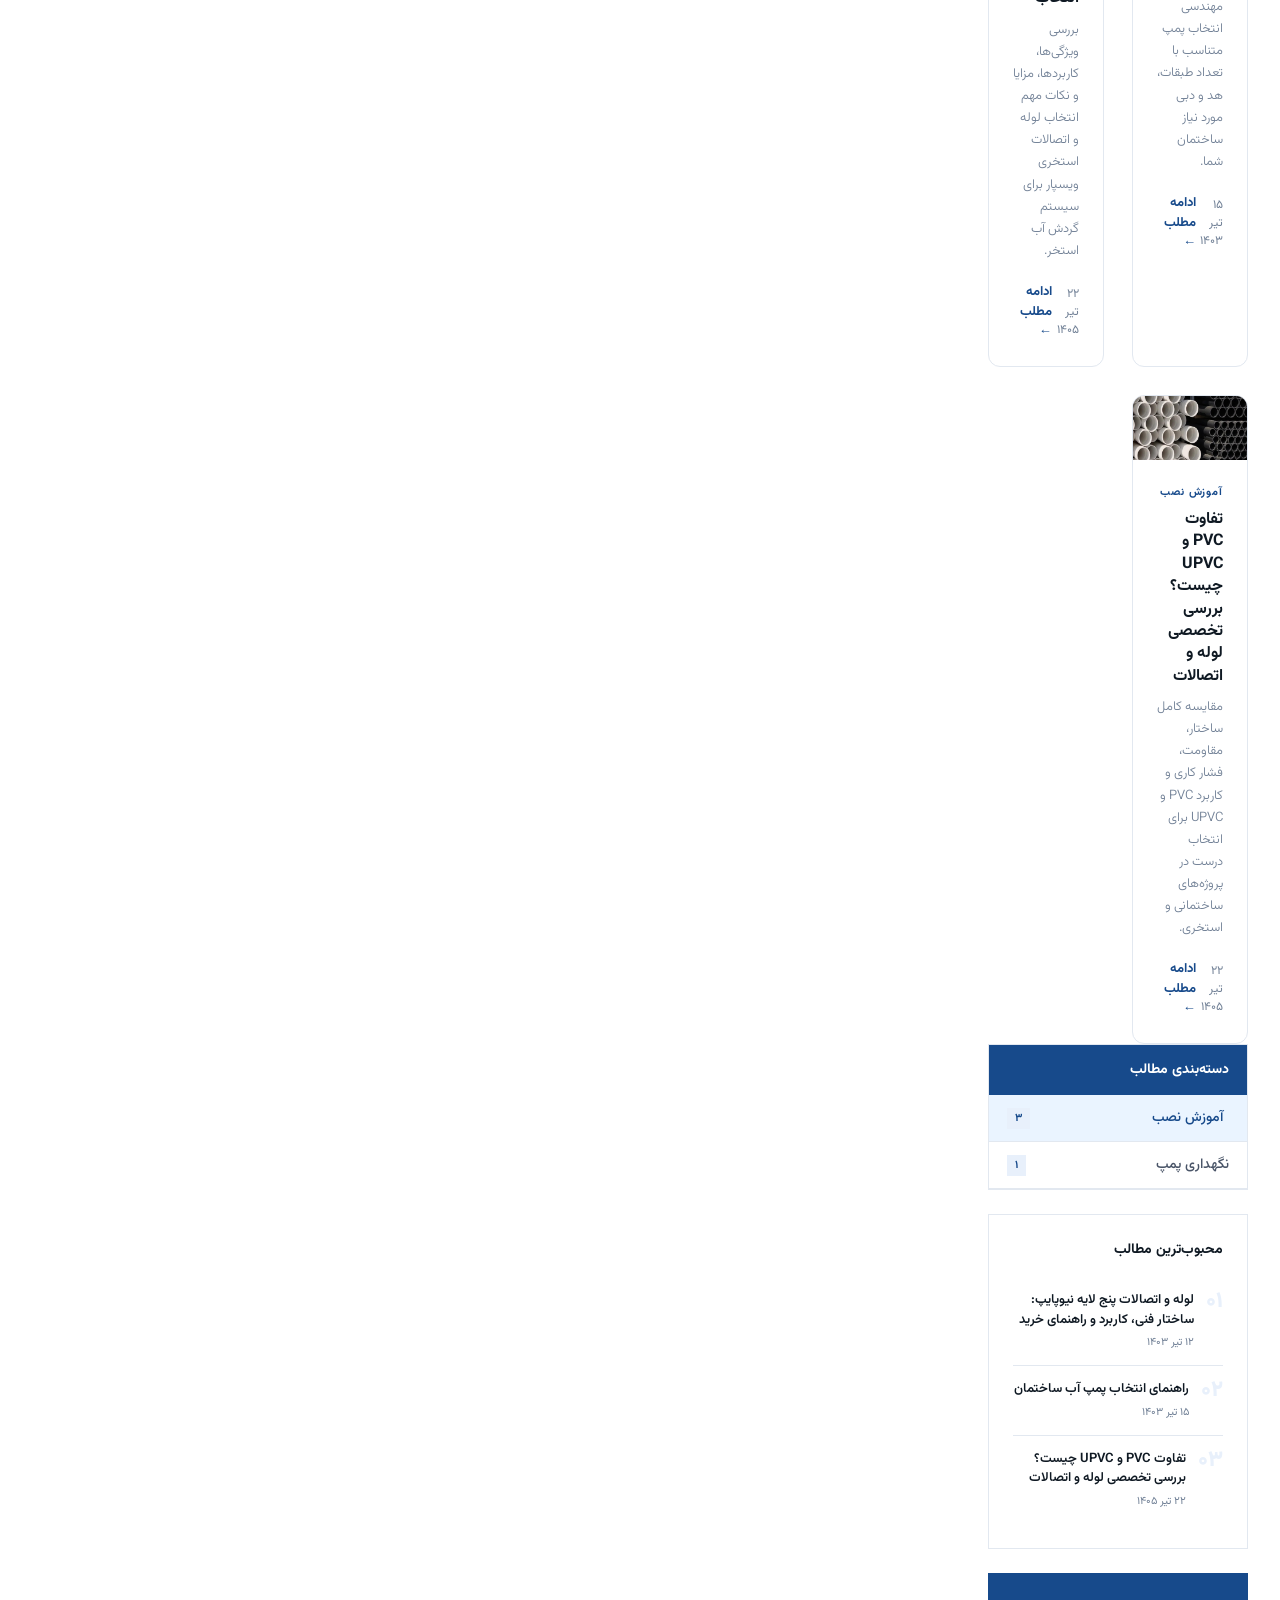
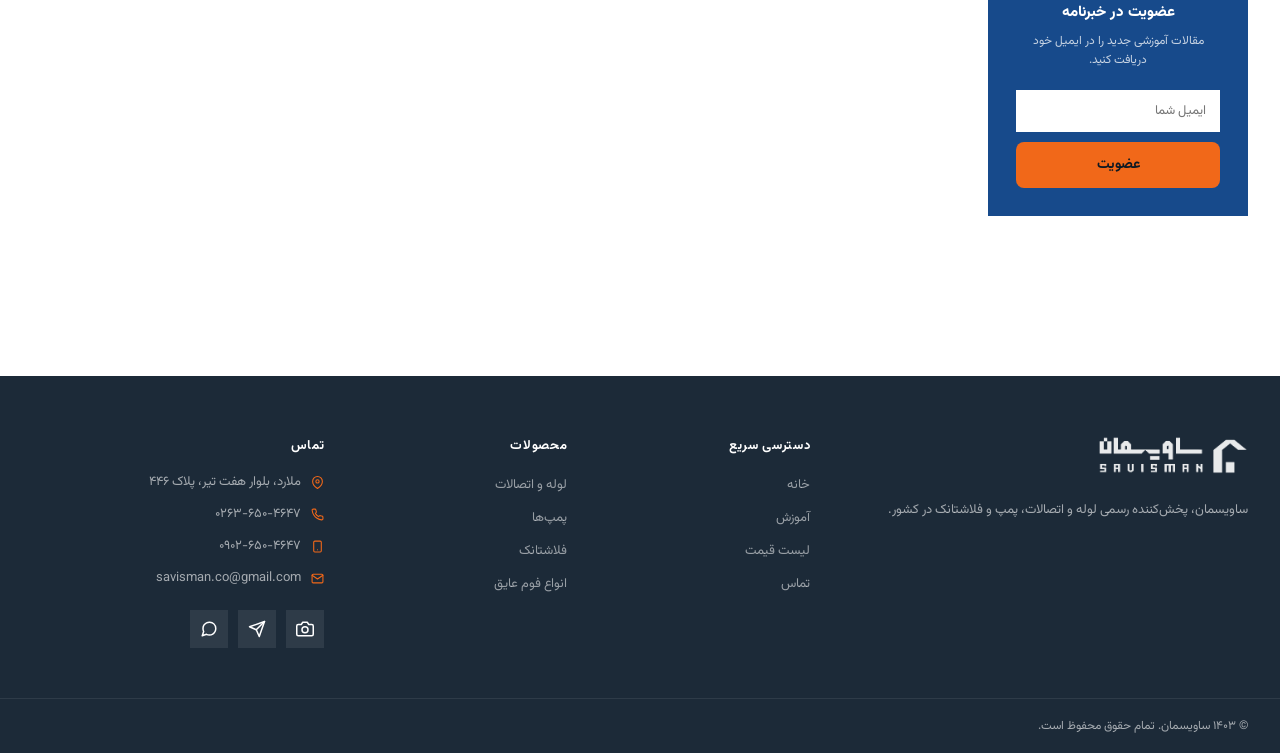
<file: blog.html>
<!DOCTYPE html>
<html lang="fa" dir="rtl">
<head>
<meta charset="UTF-8">
<meta name="viewport" content="width=device-width, initial-scale=1.0">
<title>آموزش | ساویسمان</title>
<link rel="icon" type="image/png" href="favicon.png">
<meta name="description" content="مقالات آموزشی ساویسمان درباره لوله و اتصالات، پمپ و فلاشتانک — راهنمای انتخاب، نصب و نگهداری تأسیسات ساختمانی.">
<meta property="og:title" content="مقالات آموزشی | ساویسمان">
<meta property="og:description" content="راهنمای انتخاب، نصب و نگهداری لوله، اتصالات، پمپ و فلاشتانک از زبان کارشناسان ساویسمان.">
<meta property="og:url" content="https://savisman.com/blog.html">
<meta property="og:type" content="website">
<meta property="og:image" content="https://savisman.com/1horizontal_logo.png">
<link rel="canonical" href="https://savisman.com/blog.html">
<script type="application/ld+json">
{
  "@context": "https://schema.org",
  "@type": "BreadcrumbList",
  "itemListElement": [
    {"@type": "ListItem", "position": 1, "name": "خانه", "item": "https://savisman.com/"},
    {"@type": "ListItem", "position": 2, "name": "آموزش", "item": "https://savisman.com/blog.html"}
  ]
}
</script>
<link href="https://fonts.googleapis.com/css2?family=Vazirmatn:wght@300;400;500;600;700;800;900&display=swap" rel="stylesheet">
<link rel="stylesheet" href="style.css">
<style>
.blog-grid { display:grid;grid-template-columns:repeat(2,1fr);gap:1.75rem; }
.blog-card-img .placeholder-icon { font-size:3rem;opacity:0.35; }
.featured-post {
  display:grid;grid-template-columns:1fr 1fr;gap:2.5rem;align-items:center;
  background:var(--white);border:1px solid var(--border-light);margin-bottom:3rem;overflow:hidden;
}
.featured-post-img { background:var(--blue-ultra);aspect-ratio:4/3;display:flex;align-items:center;justify-content:center;font-size:4rem;opacity:0.35; }
.featured-post-body { padding:2rem 2.5rem 2rem 1rem; }
.featured-badge { display:inline-block;background:var(--accent);color:var(--dark);font-size:11px;font-weight:800;padding:5px 14px;margin-bottom:1rem;letter-spacing:0.05em; }
.featured-post-title { font-size:22px;font-weight:800;color:var(--dark);margin-bottom:10px;line-height:1.4; }
.featured-post-excerpt { font-size:14px;color:var(--mid);line-height:1.8;margin-bottom:1.5rem; }
.popular-post-item { display:flex;gap:12px;align-items:flex-start;padding:14px 0;border-bottom:1px solid var(--border-light); }
.popular-post-item:last-child { border-bottom:none; }
.popular-post-num { font-size:22px;font-weight:900;color:var(--blue-pale);flex-shrink:0;line-height:1; }
.popular-post-title { font-size:13px;font-weight:600;color:var(--dark);line-height:1.5; }
.popular-post-date { font-size:11px;color:var(--steel);margin-top:4px; }
.newsletter-box { background:var(--blue-main);padding:1.75rem;text-align:center; }
.newsletter-box h4 { color:var(--white);font-size:15px;font-weight:800;margin-bottom:8px; }
.newsletter-box p { color:rgba(255,255,255,0.75);font-size:12px;margin-bottom:1.25rem;line-height:1.6; }
.newsletter-box input { width:100%;padding:11px 14px;border:none;font-family:var(--font);font-size:13px;margin-bottom:10px;direction:rtl; }
.empty-state { border:1.5px dashed var(--border-light); padding:2.5rem; text-align:center; color:var(--steel); font-size:13px; }

@media(max-width:1024px){ .featured-post{grid-template-columns:1fr;} .blog-grid{grid-template-columns:1fr;} }
</style>
</head>
<body>

<!-- TOPBAR -->
<div id="topbar">
  <div class="topbar-inner">
    <div class="topbar-contacts">
      <span><svg class="icon" viewBox="0 0 24 24" fill="none" stroke="currentColor" stroke-width="2" stroke-linecap="round" stroke-linejoin="round"><path d="M22 16.92v3a2 2 0 0 1-2.18 2 19.79 19.79 0 0 1-8.63-3.07 19.5 19.5 0 0 1-6-6 19.79 19.79 0 0 1-3.07-8.67A2 2 0 0 1 4.11 2h3a2 2 0 0 1 2 1.72c.127.96.361 1.903.7 2.81a2 2 0 0 1-.45 2.11L8.09 9.91a16 16 0 0 0 6 6l1.27-1.27a2 2 0 0 1 2.11-.45c.907.339 1.85.573 2.81.7A2 2 0 0 1 22 16.92z"/></svg> <a href="tel:02636504647">۰۲۶۳-۶۵۰-۴۶۴۷</a></span>
      <span><svg class="icon" viewBox="0 0 24 24" fill="none" stroke="currentColor" stroke-width="2" stroke-linecap="round" stroke-linejoin="round"><rect x="5" y="2" width="14" height="20" rx="2" ry="2"/><line x1="12" y1="18" x2="12.01" y2="18"/></svg> <a href="tel:09026504647">۰۹۰۲-۶۵۰-۴۶۴۷</a></span>
      <span><svg class="icon" viewBox="0 0 24 24" fill="none" stroke="currentColor" stroke-width="2" stroke-linecap="round" stroke-linejoin="round"><path d="M4 4h16c1.1 0 2 .9 2 2v12c0 1.1-.9 2-2 2H4c-1.1 0-2-.9-2-2V6c0-1.1.9-2 2-2z"/><polyline points="22 6 12 13 2 6"/></svg> <a href="mailto:savisman.co@gmail.com">savisman.co@gmail.com</a></span>
    </div>
    <span>ساعات کاری: شنبه تا پنجشنبه ۸:۳۰ الی ۱۹:۳۰</span>
  </div>
</div>

<!-- NAV -->
<nav>
  <div class="nav-inner">
    <a href="index.html" class="logo"><img src="1horizontal_logo.png" alt="ساویسمان"></a>
    <ul class="nav-links">
      <li><a href="index.html">خانه</a></li>
      <li><a href="blog.html" class="active">آموزش</a></li>
      <li><a href="price.html">لیست قیمت</a></li>
      <li><a href="contact.html" class="nav-cta">تماس با ما</a></li>
    </ul>
    <button class="nav-toggle" aria-label="باز کردن منو"><svg class="icon" viewBox="0 0 24 24" fill="none" stroke="currentColor" stroke-width="2" stroke-linecap="round" stroke-linejoin="round"><line x1="3" y1="12" x2="21" y2="12"/><line x1="3" y1="6" x2="21" y2="6"/><line x1="3" y1="18" x2="21" y2="18"/></svg></button>
  </div>
</nav>

<!-- BREADCRUMB -->
<div class="breadcrumb">
  <div class="breadcrumb-inner">
    <a href="index.html">خانه</a>
    <span class="breadcrumb-sep">/</span>
    <span class="breadcrumb-current">آموزش</span>
  </div>
</div>

<!-- PAGE HERO -->
<section class="page-hero">
  <div class="page-hero-inner">
    <h1>مقالات آموزشی</h1>
    <p>راهنمای انتخاب، نصب و نگهداری لوله، اتصالات، پمپ و فلاشتانک — از زبان کارشناسان ساویسمان.</p>
  </div>
</section>

<!-- MAIN -->
<section>
  <div class="container">
    <div class="sidebar-layout">

      <!-- MAIN CONTENT -->
      <div style="order:2;">

        <!-- FEATURED POST (real article) -->
        <a href="blog-newpipe.html" style="text-decoration:none;">
          <div class="featured-post fade-up">
            <div class="featured-post-img"><img src="specifications_flexibility.jpg" alt="لوله پنج لایه نیوپایپ NewPipe" style="width:100%;height:100%;object-fit:cover;"></div>
            <div class="featured-post-body">
              <span class="featured-badge">مقاله ویژه</span>
              <h2 class="featured-post-title">لوله و اتصالات پنج لایه نیوپایپ: ساختار فنی، کاربرد و راهنمای خرید</h2>
              <p class="featured-post-excerpt">بررسی تخصصی ساختار، مشخصات فنی، سایزبندی و کاربرد لوله و اتصالات پنج لایه نیوپایپ (NewPipe) به همراه نکات کلیدی انتخاب و خرید برای پروژه‌های ساختمانی.</p>
              <div class="blog-meta" style="margin-bottom:1.25rem;">
                <span><svg class="icon" viewBox="0 0 24 24" fill="none" stroke="currentColor" stroke-width="2" stroke-linecap="round" stroke-linejoin="round"><rect x="3" y="4" width="18" height="18" rx="2" ry="2"/><line x1="16" y1="2" x2="16" y2="6"/><line x1="8" y1="2" x2="8" y2="6"/><line x1="3" y1="10" x2="21" y2="10"/></svg> ۱۲ تیر ۱۴۰۳</span>
                <span class="blog-cat" style="margin:0;">آموزش لوله‌کشی</span>
              </div>
              <span class="btn btn-primary">مطالعه مقاله</span>
            </div>
          </div>
        </a>

        <!-- BLOG GRID: more articles will be added here -->
<div class="blog-grid">

  <!-- Pump Article -->
  <a href="blog-pump-selection.html" class="blog-card fade-up" style="text-decoration:none;">
    <div class="blog-card-img">
      <img src="pump.png" loading="lazy" alt="برندهای پمپ آب" style="width:100%;height:100%;object-fit:cover;">
    </div>
    <div class="blog-card-body">
      <div class="blog-cat">نگهداری پمپ</div>
      <div class="blog-card-title">راهنمای انتخاب پمپ آب ساختمان: هد، دبی و انواع پمپ</div>
      <div class="blog-card-excerpt">معیارهای مهندسی انتخاب پمپ متناسب با تعداد طبقات، هد و دبی مورد نیاز ساختمان شما.</div>
      <div class="blog-meta">
        <span>۱۵ تیر ۱۴۰۳</span>
        <span class="read-more">ادامه مطلب ←</span>
      </div>
    </div>
  </a>


  <!-- Vispar Article -->
  <a href="blog-vispar-pool-pipes.html" class="blog-card fade-up" style="text-decoration:none;">
    <div class="blog-card-img">
      <img src="vispar-pool-pipes-cover.jpg" loading="lazy" alt="لوله و اتصالات استخری ویسپار" style="width:100%;height:100%;object-fit:cover;">
    </div>
    <div class="blog-card-body">
      <div class="blog-cat">آموزش لوله‌کشی</div>
      <div class="blog-card-title">لوله و اتصالات استخری ویسپار؛ ویژگی‌ها، کاربرد و راهنمای انتخاب</div>
      <div class="blog-card-excerpt">بررسی ویژگی‌ها، کاربردها، مزایا و نکات مهم انتخاب لوله و اتصالات استخری ویسپار برای سیستم گردش آب استخر.</div>
      <div class="blog-meta">
        <span>۲۲ تیر ۱۴۰۵</span>
        <span class="read-more">ادامه مطلب ←</span>
      </div>
    </div>
  </a>


  <!-- PVC Article -->
  <a href="blog-pvc-upvc.html" class="blog-card fade-up" style="text-decoration:none;">
    <div class="blog-card-img">
      <img src="product/pvc-upvc-cover.jpg" loading="lazy" alt="تفاوت PVC و UPVC" style="width:100%;height:100%;object-fit:cover;">
    </div>
    <div class="blog-card-body">
      <div class="blog-cat">آموزش نصب</div>
      <div class="blog-card-title">تفاوت PVC و UPVC چیست؟ بررسی تخصصی لوله و اتصالات</div>
      <div class="blog-card-excerpt">مقایسه کامل ساختار، مقاومت، فشار کاری و کاربرد PVC و UPVC برای انتخاب درست در پروژه‌های ساختمانی و استخری.</div>
      <div class="blog-meta">
        <span>۲۲ تیر ۱۴۰۵</span>
        <span class="read-more">ادامه مطلب ←</span>
      </div>
    </div>
  </a>

  </div>
      <!-- SIDEBAR -->
      <aside style="order:1;display:flex;flex-direction:column;gap:1.5rem;">
        <div class="sidebar-box">
          <div class="sidebar-title">دسته‌بندی مطالب</div>
          <ul class="sidebar-nav">
            <li><a href="blog.html" class="active">آموزش نصب <span class="count">۳</span></a></li>
            <li><a href="blog.html">نگهداری پمپ <span class="count">۱</span></a></li>
          </ul>
        </div>

        <div class="sidebar-box" style="position:static;padding:1.5rem;">
          <div style="font-size:14px;font-weight:700;color:var(--dark);margin-bottom:1rem;">محبوب‌ترین مطالب</div>
          <div class="popular-post-item">
            <div class="popular-post-num">۰۱</div>
            <div>
              <div class="popular-post-title"><a href="blog-newpipe.html" style="color:inherit;text-decoration:none;">لوله و اتصالات پنج لایه نیوپایپ: ساختار فنی، کاربرد و راهنمای خرید</a></div>
              <div class="popular-post-date">۱۲ تیر ۱۴۰۳</div>
            </div>
          </div>
          <div class="popular-post-item">
            <div class="popular-post-num">۰۲</div>
            <div>
              <div class="popular-post-title"><a href="blog-pump-selection.html" style="color:inherit;text-decoration:none;">راهنمای انتخاب پمپ آب ساختمان</a></div>
              <div class="popular-post-date">۱۵ تیر ۱۴۰۳</div>
            </div>
          </div>
          <div class="popular-post-item">
            <div class="popular-post-num">۰۳</div>
            <div>
              <div class="popular-post-title"><a href="blog-pvc-upvc.html" style="color:inherit;text-decoration:none;">تفاوت PVC و UPVC چیست؟ بررسی تخصصی لوله و اتصالات</a></div>
              <div class="popular-post-date">۲۲ تیر ۱۴۰۵</div>
            </div>
          </div>
        </div>

        <div class="newsletter-box">
          <h4>عضویت در خبرنامه</h4>
          <p>مقالات آموزشی جدید را در ایمیل خود دریافت کنید.</p>
          <input type="email" placeholder="ایمیل شما">
          <button class="btn btn-accent" style="width:100%;">عضویت</button>
        </div>
      </aside>

    </div>
  </div>
</section>

<!-- FOOTER -->
<footer>
  <div class="footer-grid">
    <div>
      <div class="footer-logo"><img src="1horizontal_logo.png" alt="ساویسمان" loading="lazy"></div>
      <p class="footer-about">ساویسمان، پخش‌کننده رسمی لوله و اتصالات، پمپ و فلاشتانک در کشور.</p>
    </div>
    <div>
      <div class="footer-title">دسترسی سریع</div>
      <ul class="footer-links">
        <li><a href="index.html">خانه</a></li>
        <li><a href="blog.html">آموزش</a></li>
        <li><a href="price.html">لیست قیمت</a></li>
        <li><a href="contact.html">تماس</a></li>
      </ul>
    </div>
    <div>
      <div class="footer-title">محصولات</div>
      <ul class="footer-links">
        <li><a href="price.html#cat1">لوله و اتصالات</a></li>
        <li><a href="price.html#cat4">پمپ‌ها</a></li>
        <li><a href="price.html#cat5">فلاشتانک</a></li>
        <li><a href="price.html#cat9">انواع فوم عایق</a></li>
      </ul>
    </div>
    <div>
      <div class="footer-title">تماس</div>
      <div class="footer-contact-item"><span class="ic"><svg class="icon" viewBox="0 0 24 24" fill="none" stroke="currentColor" stroke-width="2" stroke-linecap="round" stroke-linejoin="round"><path d="M21 10c0 7-9 13-9 13s-9-6-9-13a9 9 0 0 1 18 0z"/><circle cx="12" cy="10" r="3"/></svg></span><span>ملارد، بلوار هفت تیر، پلاک ۴۴۶</span></div>
      <div class="footer-contact-item"><span class="ic"><svg class="icon" viewBox="0 0 24 24" fill="none" stroke="currentColor" stroke-width="2" stroke-linecap="round" stroke-linejoin="round"><path d="M22 16.92v3a2 2 0 0 1-2.18 2 19.79 19.79 0 0 1-8.63-3.07 19.5 19.5 0 0 1-6-6 19.79 19.79 0 0 1-3.07-8.67A2 2 0 0 1 4.11 2h3a2 2 0 0 1 2 1.72c.127.96.361 1.903.7 2.81a2 2 0 0 1-.45 2.11L8.09 9.91a16 16 0 0 0 6 6l1.27-1.27a2 2 0 0 1 2.11-.45c.907.339 1.85.573 2.81.7A2 2 0 0 1 22 16.92z"/></svg></span><span>۰۲۶۳-۶۵۰-۴۶۴۷</span></div>
      <div class="footer-contact-item"><span class="ic"><svg class="icon" viewBox="0 0 24 24" fill="none" stroke="currentColor" stroke-width="2" stroke-linecap="round" stroke-linejoin="round"><rect x="5" y="2" width="14" height="20" rx="2" ry="2"/><line x1="12" y1="18" x2="12.01" y2="18"/></svg></span><span>۰۹۰۲-۶۵۰-۴۶۴۷</span></div>
      <div class="footer-contact-item"><span class="ic"><svg class="icon" viewBox="0 0 24 24" fill="none" stroke="currentColor" stroke-width="2" stroke-linecap="round" stroke-linejoin="round"><path d="M4 4h16c1.1 0 2 .9 2 2v12c0 1.1-.9 2-2 2H4c-1.1 0-2-.9-2-2V6c0-1.1.9-2 2-2z"/><polyline points="22 6 12 13 2 6"/></svg></span><span>savisman.co@gmail.com</span></div>
      <div class="footer-social-row">
        <a href="https://instagram.com/savisman.co" target="_blank" class="footer-social-btn" title="اینستاگرام"><svg class="icon" viewBox="0 0 24 24" fill="none" stroke="currentColor" stroke-width="2" stroke-linecap="round" stroke-linejoin="round"><path d="M23 19a2 2 0 0 1-2 2H3a2 2 0 0 1-2-2V8a2 2 0 0 1 2-2h4l2-3h6l2 3h4a2 2 0 0 1 2 2z"/><circle cx="12" cy="13" r="4"/></svg></a>
        <a href="https://t.me/savisman_co" target="_blank" class="footer-social-btn" title="تلگرام"><svg class="icon" viewBox="0 0 24 24" fill="none" stroke="currentColor" stroke-width="2" stroke-linecap="round" stroke-linejoin="round"><line x1="22" y1="2" x2="11" y2="13"/><polygon points="22 2 15 22 11 13 2 9"/></svg></a>
        <a href="https://wa.me/989026504647" target="_blank" class="footer-social-btn" title="واتساپ"><svg class="icon" viewBox="0 0 24 24" fill="none" stroke="currentColor" stroke-width="2" stroke-linecap="round" stroke-linejoin="round"><path d="M21 11.5a8.38 8.38 0 0 1-.9 3.8 8.5 8.5 0 0 1-7.6 4.7 8.38 8.38 0 0 1-3.8-.9L3 21l1.9-5.7a8.38 8.38 0 0 1-.9-3.8 8.5 8.5 0 0 1 4.7-7.6 8.38 8.38 0 0 1 3.8-.9h.5a8.48 8.48 0 0 1 8 8v.5z"/></svg></a>
      </div>
    </div>
  </div>
  <div class="footer-bottom"><span>© ۱۴۰۳ ساویسمان. تمام حقوق محفوظ است.</span></div>
</footer>

<script>
const observer=new IntersectionObserver((e)=>{e.forEach(x=>{if(x.isIntersecting)x.target.classList.add('visible');});},{threshold:0.12});
document.querySelectorAll('.fade-up').forEach(el=>observer.observe(el));
window.addEventListener('scroll',()=>{document.querySelector('nav').style.boxShadow=window.scrollY>30?'0 4px 20px rgba(43,91,168,0.15)':'';});
const navToggle=document.querySelector('.nav-toggle');
const navLinksEl=document.querySelector('.nav-links');
if(navToggle&&navLinksEl){
  navToggle.addEventListener('click',()=>navLinksEl.classList.toggle('open'));
  navLinksEl.querySelectorAll('a').forEach(a=>a.addEventListener('click',()=>navLinksEl.classList.remove('open')));
}
</script>
</body>
</html>
</file>
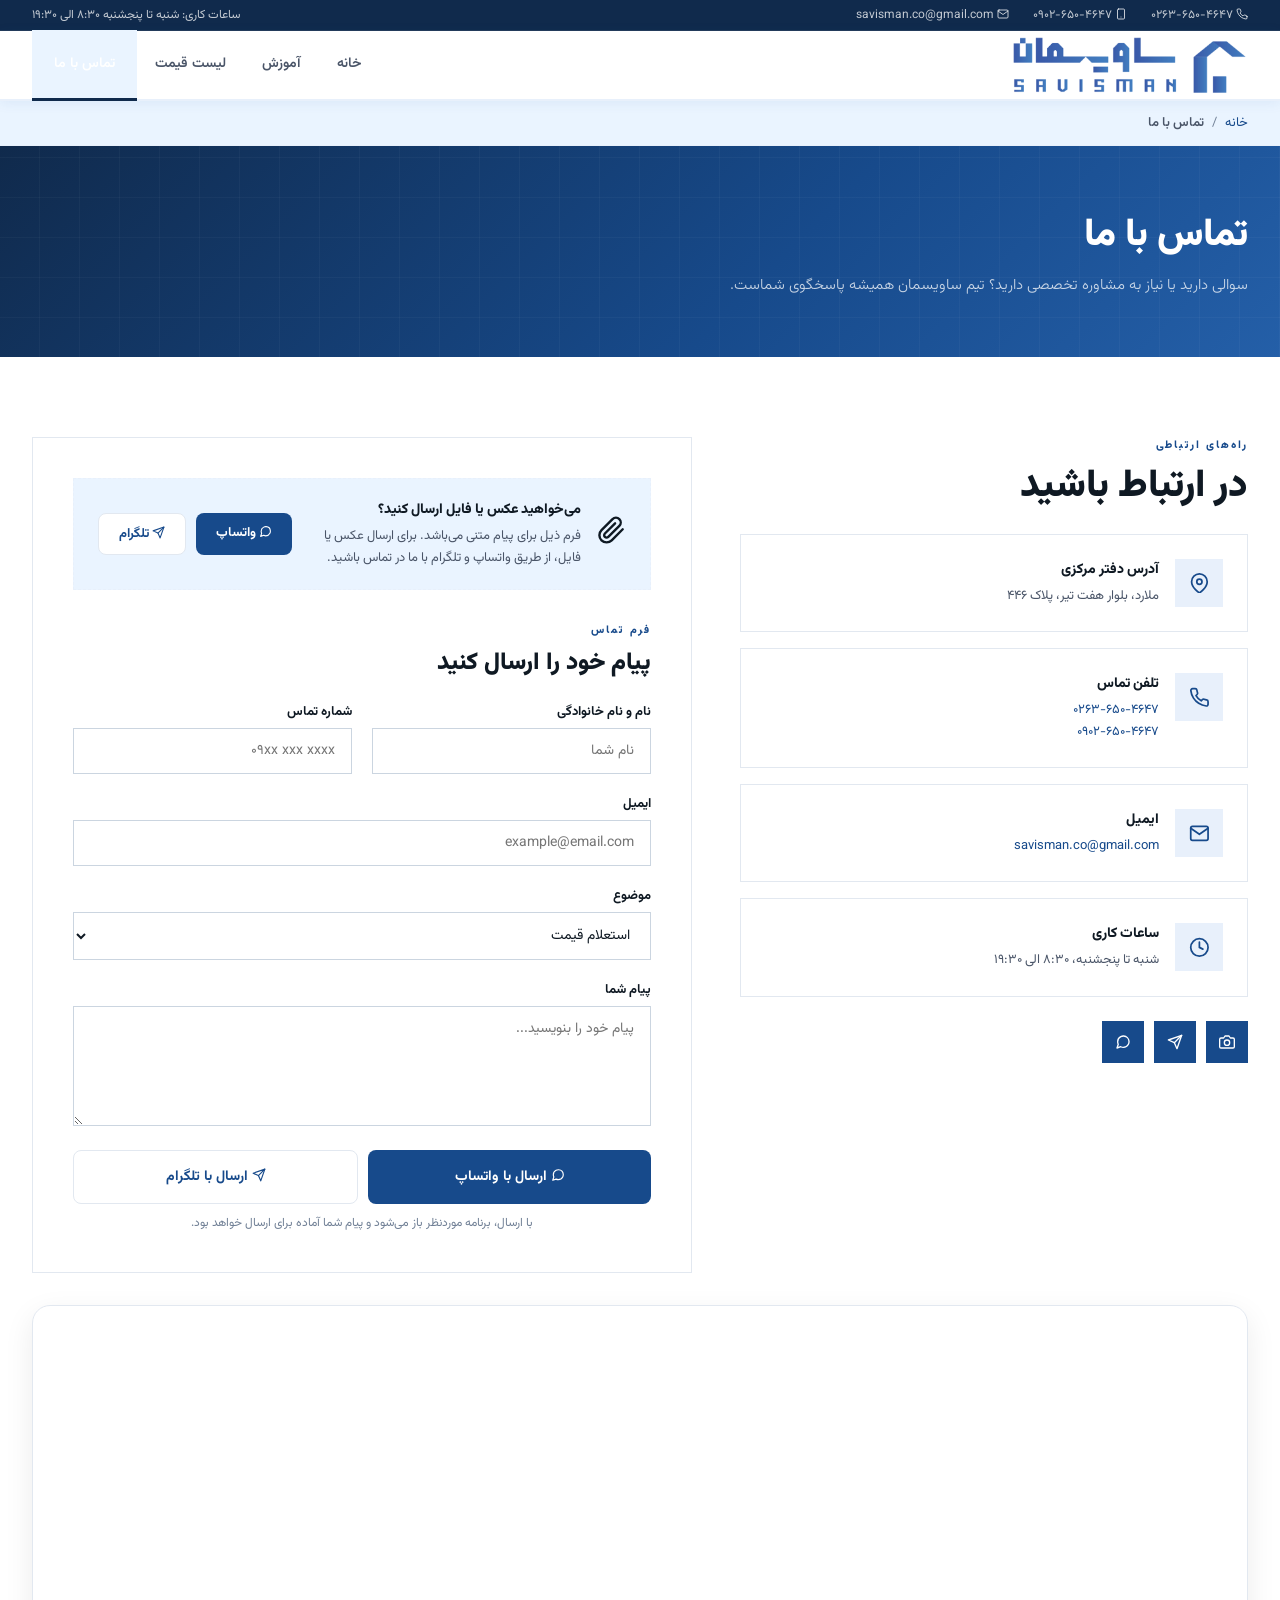
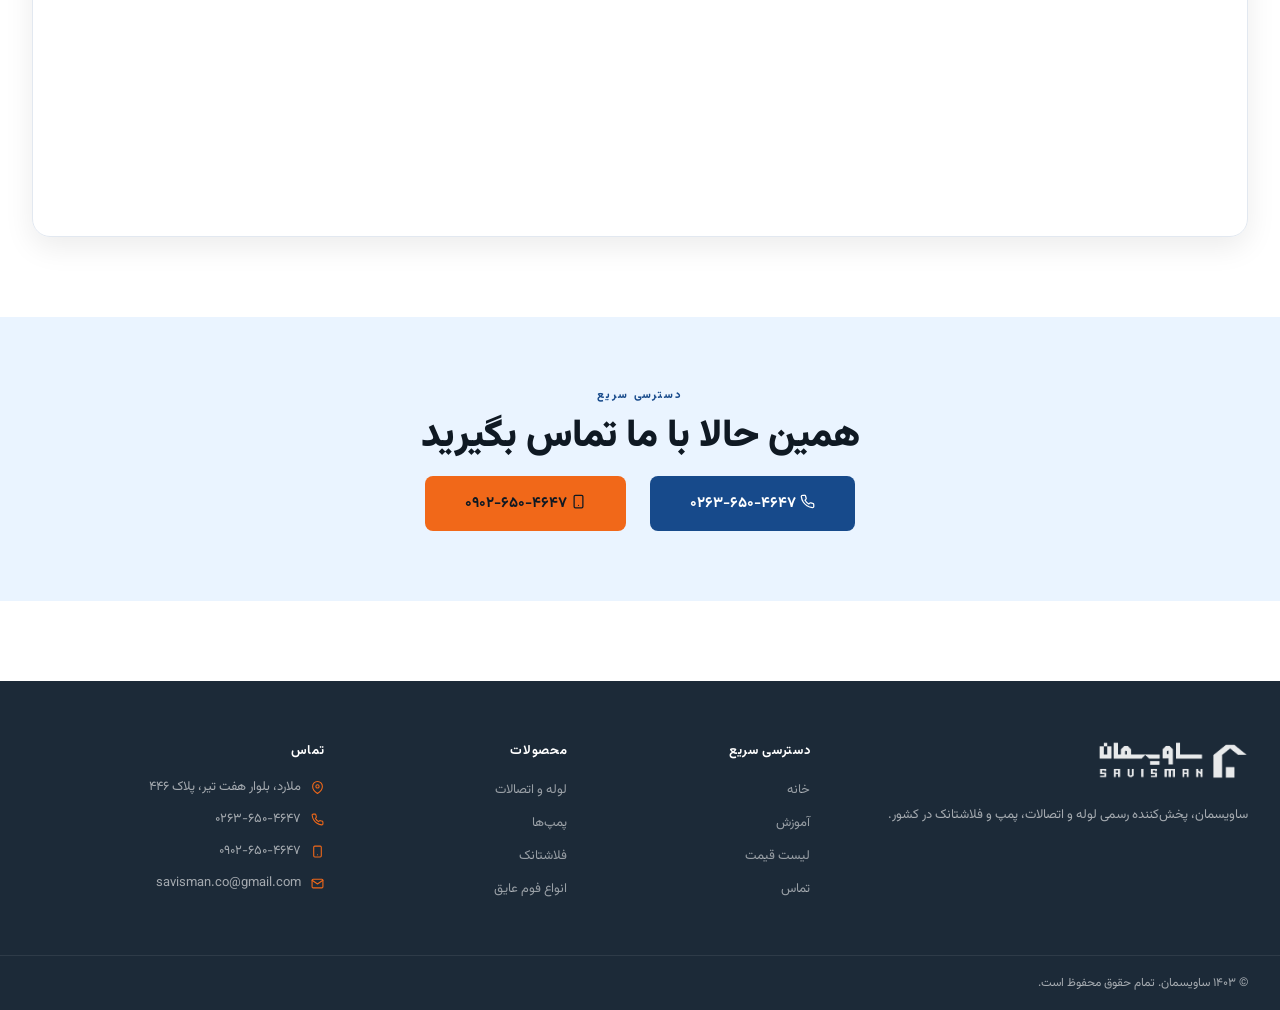
<file: contact.html>
<!DOCTYPE html>
<html lang="fa" dir="rtl">
<head>
<meta charset="UTF-8">
<meta name="viewport" content="width=device-width, initial-scale=1.0">
<title>تماس با ما | ساویسمان</title>
<link rel="icon" type="image/png" href="favicon.png">
<meta name="description" content="راه‌های تماس با ساویسمان: آدرس دفتر مرکزی در ملارد، شماره تلفن ثابت و موبایل، ایمیل و فرم درخواست مشاوره و استعلام قیمت.">
<meta property="og:title" content="تماس با ما | ساویسمان">
<meta property="og:description" content="آدرس، تلفن و فرم تماس ساویسمان برای مشاوره و استعلام قیمت لوله، اتصالات، پمپ و فلاشتانک.">
<meta property="og:url" content="https://savisman.com/contact.html">
<meta property="og:type" content="website">
<meta property="og:image" content="https://savisman.com/1horizontal_logo.png">
<link rel="canonical" href="https://savisman.com/contact.html">
<script type="application/ld+json">
{
  "@context": "https://schema.org",
  "@type": "BreadcrumbList",
  "itemListElement": [
    {"@type": "ListItem", "position": 1, "name": "خانه", "item": "https://savisman.com/"},
    {"@type": "ListItem", "position": 2, "name": "تماس با ما", "item": "https://savisman.com/contact.html"}
  ]
}
</script>
<link href="https://fonts.googleapis.com/css2?family=Vazirmatn:wght@300;400;500;600;700;800;900&display=swap" rel="stylesheet">
<link rel="stylesheet" href="style.css">
<style>
.contact-layout { display:grid;grid-template-columns:1fr 1.3fr;gap:3rem;align-items:start; }
.contact-info-card {
  background:var(--white);border:1px solid var(--border-light);padding:1.5rem;
  display:flex;gap:1rem;align-items:flex-start;margin-bottom:1rem;transition:all 0.2s;
}
.contact-info-card:hover { box-shadow:var(--shadow);border-color:var(--blue-light); }
.contact-info-icon {
  width:48px;height:48px;background:var(--blue-pale);color:var(--blue-main);
  display:flex;align-items:center;justify-content:center;font-size:1.3rem;flex-shrink:0;
}
.contact-info-title { font-size:14px;font-weight:800;color:var(--dark);margin-bottom:4px; }
.contact-info-text { font-size:13px;color:var(--mid);line-height:1.7; }
.contact-info-text a { color:var(--blue-main);text-decoration:none; }
.social-row { display:flex;gap:10px;margin-top:1.5rem; }
.social-btn {
  width:42px;height:42px;background:var(--blue-main);color:var(--white);
  display:flex;align-items:center;justify-content:center;text-decoration:none;
  font-size:16px;transition:background 0.2s;
}
.social-btn:hover { background:var(--blue-dark); }
.contact-form-box { background:var(--white);border:1px solid var(--border-light);padding:2.5rem; }
.form-row { display:grid;grid-template-columns:1fr 1fr;gap:1.25rem;margin-bottom:1.25rem; }
.map-box {
  margin-top:2rem;border:1px solid var(--border-light);overflow:hidden;
  aspect-ratio:16/7;
}
.map-box iframe { width:100%;height:100%;border:0; }

@media(max-width:1024px){ .contact-layout{grid-template-columns:1fr;} .form-row{grid-template-columns:1fr;} }
@media(max-width:640px){
  .contact-form-box{padding:1.5rem;}
  .map-box{aspect-ratio:4/3;}
}
</style>
</head>
<body>

<!-- TOPBAR -->
<div id="topbar">
  <div class="topbar-inner">
    <div class="topbar-contacts">
      <span><svg class="icon" viewBox="0 0 24 24" fill="none" stroke="currentColor" stroke-width="2" stroke-linecap="round" stroke-linejoin="round"><path d="M22 16.92v3a2 2 0 0 1-2.18 2 19.79 19.79 0 0 1-8.63-3.07 19.5 19.5 0 0 1-6-6 19.79 19.79 0 0 1-3.07-8.67A2 2 0 0 1 4.11 2h3a2 2 0 0 1 2 1.72c.127.96.361 1.903.7 2.81a2 2 0 0 1-.45 2.11L8.09 9.91a16 16 0 0 0 6 6l1.27-1.27a2 2 0 0 1 2.11-.45c.907.339 1.85.573 2.81.7A2 2 0 0 1 22 16.92z"/></svg> <a href="tel:02636504647">۰۲۶۳-۶۵۰-۴۶۴۷</a></span>
      <span><svg class="icon" viewBox="0 0 24 24" fill="none" stroke="currentColor" stroke-width="2" stroke-linecap="round" stroke-linejoin="round"><rect x="5" y="2" width="14" height="20" rx="2" ry="2"/><line x1="12" y1="18" x2="12.01" y2="18"/></svg> <a href="tel:09026504647">۰۹۰۲-۶۵۰-۴۶۴۷</a></span>
      <span><svg class="icon" viewBox="0 0 24 24" fill="none" stroke="currentColor" stroke-width="2" stroke-linecap="round" stroke-linejoin="round"><path d="M4 4h16c1.1 0 2 .9 2 2v12c0 1.1-.9 2-2 2H4c-1.1 0-2-.9-2-2V6c0-1.1.9-2 2-2z"/><polyline points="22 6 12 13 2 6"/></svg> <a href="mailto:savisman.co@gmail.com">savisman.co@gmail.com</a></span>
    </div>
    <span>ساعات کاری: شنبه تا پنجشنبه ۸:۳۰ الی ۱۹:۳۰</span>
  </div>
</div>

<!-- NAV -->
<nav>
  <div class="nav-inner">
    <a href="index.html" class="logo"><img src="1horizontal_logo.png" alt="ساویسمان"></a>
    <ul class="nav-links">
      <li><a href="index.html">خانه</a></li>
      <li><a href="blog.html">آموزش</a></li>
      <li><a href="price.html">لیست قیمت</a></li>
      <li><a href="contact.html" class="nav-cta active">تماس با ما</a></li>
    </ul>
    <button class="nav-toggle" aria-label="باز کردن منو"><svg class="icon" viewBox="0 0 24 24" fill="none" stroke="currentColor" stroke-width="2" stroke-linecap="round" stroke-linejoin="round"><line x1="3" y1="12" x2="21" y2="12"/><line x1="3" y1="6" x2="21" y2="6"/><line x1="3" y1="18" x2="21" y2="18"/></svg></button>
  </div>
</nav>

<!-- BREADCRUMB -->
<div class="breadcrumb">
  <div class="breadcrumb-inner">
    <a href="index.html">خانه</a>
    <span class="breadcrumb-sep">/</span>
    <span class="breadcrumb-current">تماس با ما</span>
  </div>
</div>

<!-- PAGE HERO -->
<section class="page-hero">
  <div class="page-hero-inner">
    <h1>تماس با ما</h1>
    <p>سوالی دارید یا نیاز به مشاوره تخصصی دارید؟ تیم ساویسمان همیشه پاسخگوی شماست.</p>
  </div>
</section>

<!-- MAIN -->
<section>
  <div class="container">
    <div class="contact-layout">

      <!-- CONTACT INFO -->
      <div class="fade-up">
        <p class="eyebrow">راه‌های ارتباطی</p>
        <h2 class="section-title" style="margin-bottom:1.5rem;">در ارتباط باشید</h2>

        <div class="contact-info-card">
          <div class="contact-info-icon"><svg class="icon" viewBox="0 0 24 24" fill="none" stroke="currentColor" stroke-width="2" stroke-linecap="round" stroke-linejoin="round"><path d="M21 10c0 7-9 13-9 13s-9-6-9-13a9 9 0 0 1 18 0z"/><circle cx="12" cy="10" r="3"/></svg></div>
          <div>
            <div class="contact-info-title">آدرس دفتر مرکزی</div>
            <div class="contact-info-text">ملارد، بلوار هفت تیر، پلاک ۴۴۶</div>
          </div>
        </div>

        <div class="contact-info-card">
          <div class="contact-info-icon"><svg class="icon" viewBox="0 0 24 24" fill="none" stroke="currentColor" stroke-width="2" stroke-linecap="round" stroke-linejoin="round"><path d="M22 16.92v3a2 2 0 0 1-2.18 2 19.79 19.79 0 0 1-8.63-3.07 19.5 19.5 0 0 1-6-6 19.79 19.79 0 0 1-3.07-8.67A2 2 0 0 1 4.11 2h3a2 2 0 0 1 2 1.72c.127.96.361 1.903.7 2.81a2 2 0 0 1-.45 2.11L8.09 9.91a16 16 0 0 0 6 6l1.27-1.27a2 2 0 0 1 2.11-.45c.907.339 1.85.573 2.81.7A2 2 0 0 1 22 16.92z"/></svg></div>
          <div>
            <div class="contact-info-title">تلفن تماس</div>
            <div class="contact-info-text">
              <a href="tel:02636504647">۰۲۶۳-۶۵۰-۴۶۴۷</a><br>
              <a href="tel:09026504647">۰۹۰۲-۶۵۰-۴۶۴۷</a>
            </div>
          </div>
        </div>

        <div class="contact-info-card">
          <div class="contact-info-icon"><svg class="icon" viewBox="0 0 24 24" fill="none" stroke="currentColor" stroke-width="2" stroke-linecap="round" stroke-linejoin="round"><path d="M4 4h16c1.1 0 2 .9 2 2v12c0 1.1-.9 2-2 2H4c-1.1 0-2-.9-2-2V6c0-1.1.9-2 2-2z"/><polyline points="22 6 12 13 2 6"/></svg></div>
          <div>
            <div class="contact-info-title">ایمیل</div>
            <div class="contact-info-text"><a href="mailto:savisman.co@gmail.com">savisman.co@gmail.com</a></div>
          </div>
        </div>

        <div class="contact-info-card">
          <div class="contact-info-icon"><svg class="icon" viewBox="0 0 24 24" fill="none" stroke="currentColor" stroke-width="2" stroke-linecap="round" stroke-linejoin="round"><circle cx="12" cy="12" r="10"/><polyline points="12 6 12 12 16 14"/></svg></div>
          <div>
            <div class="contact-info-title">ساعات کاری</div>
            <div class="contact-info-text">شنبه تا پنجشنبه، ۸:۳۰ الی ۱۹:۳۰</div>
          </div>
        </div>

        <div class="social-row">
          <a href="https://instagram.com/savisman.co" target="_blank" class="social-btn" title="اینستاگرام"><svg class="icon" viewBox="0 0 24 24" fill="none" stroke="currentColor" stroke-width="2" stroke-linecap="round" stroke-linejoin="round"><path d="M23 19a2 2 0 0 1-2 2H3a2 2 0 0 1-2-2V8a2 2 0 0 1 2-2h4l2-3h6l2 3h4a2 2 0 0 1 2 2z"/><circle cx="12" cy="13" r="4"/></svg></a>
          <a href="https://t.me/savisman_co" target="_blank" class="social-btn" title="تلگرام"><svg class="icon" viewBox="0 0 24 24" fill="none" stroke="currentColor" stroke-width="2" stroke-linecap="round" stroke-linejoin="round"><line x1="22" y1="2" x2="11" y2="13"/><polygon points="22 2 15 22 11 13 2 9"/></svg></a>
          <a href="https://wa.me/989026504647" target="_blank" class="social-btn" title="واتساپ"><svg class="icon" viewBox="0 0 24 24" fill="none" stroke="currentColor" stroke-width="2" stroke-linecap="round" stroke-linejoin="round"><path d="M21 11.5a8.38 8.38 0 0 1-.9 3.8 8.5 8.5 0 0 1-7.6 4.7 8.38 8.38 0 0 1-3.8-.9L3 21l1.9-5.7a8.38 8.38 0 0 1-.9-3.8 8.5 8.5 0 0 1 4.7-7.6 8.38 8.38 0 0 1 3.8-.9h.5a8.48 8.48 0 0 1 8 8v.5z"/></svg></a>
        </div>
      </div>

      <!-- CONTACT FORM -->
      <div class="contact-form-box fade-up">
        <div style="background:var(--blue-ultra);border:1.5px dashed var(--blue-pale);padding:1.25rem 1.5rem;margin-bottom:2rem;display:flex;align-items:center;gap:1rem;flex-wrap:wrap;">
          <div style="font-size:1.8rem;"><svg class="icon" viewBox="0 0 24 24" fill="none" stroke="currentColor" stroke-width="2" stroke-linecap="round" stroke-linejoin="round"><path d="M21.44 11.05l-9.19 9.19a6 6 0 0 1-8.49-8.49l9.19-9.19a4 4 0 0 1 5.66 5.66l-9.2 9.19a2 2 0 0 1-2.83-2.83l8.49-8.48"/></svg></div>
          <div style="flex:1;min-width:200px;">
            <div style="font-size:14px;font-weight:800;color:var(--dark);margin-bottom:4px;">می‌خواهید عکس یا فایل ارسال کنید؟</div>
            <div style="font-size:13px;color:var(--mid);line-height:1.7;">فرم ذیل برای پیام متنی می‌باشد. برای ارسال عکس یا فایل، از طریق واتساپ و تلگرام با ما در تماس باشید.</div>
          </div>
          <div style="display:flex;gap:10px;">
            <a href="https://wa.me/989026504647" target="_blank" class="btn btn-primary" style="padding:10px 20px;font-size:13px;white-space:nowrap;"><svg class="icon" viewBox="0 0 24 24" fill="none" stroke="currentColor" stroke-width="2" stroke-linecap="round" stroke-linejoin="round"><path d="M21 11.5a8.38 8.38 0 0 1-.9 3.8 8.5 8.5 0 0 1-7.6 4.7 8.38 8.38 0 0 1-3.8-.9L3 21l1.9-5.7a8.38 8.38 0 0 1-.9-3.8 8.5 8.5 0 0 1 4.7-7.6 8.38 8.38 0 0 1 3.8-.9h.5a8.48 8.48 0 0 1 8 8v.5z"/></svg> واتساپ</a>
            <a href="https://t.me/savisman_co" target="_blank" class="btn btn-white" style="padding:10px 20px;font-size:13px;white-space:nowrap;border:1px solid var(--border-light);"><svg class="icon" viewBox="0 0 24 24" fill="none" stroke="currentColor" stroke-width="2" stroke-linecap="round" stroke-linejoin="round"><line x1="22" y1="2" x2="11" y2="13"/><polygon points="22 2 15 22 11 13 2 9"/></svg> تلگرام</a>
          </div>
        </div>
        <p class="eyebrow">فرم تماس</p>
        <h2 class="section-title" style="margin-bottom:1.5rem;font-size:1.5rem;">پیام خود را ارسال کنید</h2>

        <form id="contactForm" onsubmit="event.preventDefault();">
          <div class="form-row">
            <div class="form-group">
              <label class="form-label">نام و نام خانوادگی</label>
              <input type="text" id="cf-name" class="form-input" placeholder="نام شما" required>
            </div>
            <div class="form-group">
              <label class="form-label">شماره تماس</label>
              <input type="tel" id="cf-phone" class="form-input" placeholder="۰۹xx xxx xxxx" required>
            </div>
          </div>

          <div class="form-group" style="margin-bottom:1.25rem;">
            <label class="form-label">ایمیل</label>
            <input type="email" id="cf-email" class="form-input" placeholder="example@email.com">
          </div>

          <div class="form-group" style="margin-bottom:1.25rem;">
            <label class="form-label">موضوع</label>
            <select id="cf-subject" class="form-select">
              <option>استعلام قیمت</option>
              <option>مشاوره فنی</option>
              <option>همکاری تجاری</option>
              <option>سایر موارد</option>
            </select>
          </div>

          <div class="form-group" style="margin-bottom:1.5rem;">
            <label class="form-label">پیام شما</label>
            <textarea id="cf-message" class="form-textarea" placeholder="پیام خود را بنویسید..." required></textarea>
          </div>

          <div style="display:flex;gap:10px;flex-wrap:wrap;">
            <button type="button" onclick="sendToWhatsApp()" class="btn btn-primary" style="flex:1;min-width:150px;padding:15px;font-size:14px;"><svg class="icon" viewBox="0 0 24 24" fill="none" stroke="currentColor" stroke-width="2" stroke-linecap="round" stroke-linejoin="round"><path d="M21 11.5a8.38 8.38 0 0 1-.9 3.8 8.5 8.5 0 0 1-7.6 4.7 8.38 8.38 0 0 1-3.8-.9L3 21l1.9-5.7a8.38 8.38 0 0 1-.9-3.8 8.5 8.5 0 0 1 4.7-7.6 8.38 8.38 0 0 1 3.8-.9h.5a8.48 8.48 0 0 1 8 8v.5z"/></svg> ارسال با واتساپ</button>
            <button type="button" onclick="sendToTelegram()" class="btn btn-white" style="flex:1;min-width:150px;padding:15px;font-size:14px;border:1px solid var(--border-light);"><svg class="icon" viewBox="0 0 24 24" fill="none" stroke="currentColor" stroke-width="2" stroke-linecap="round" stroke-linejoin="round"><line x1="22" y1="2" x2="11" y2="13"/><polygon points="22 2 15 22 11 13 2 9"/></svg> ارسال با تلگرام</button>
          </div>
        </form>
        <p style="font-size:12px;color:var(--steel);margin-top:10px;text-align:center;">با ارسال، برنامه موردنظر باز می‌شود و پیام شما آماده برای ارسال خواهد بود.</p>
      </div>

    </div>

    <!-- MAP -->
    <div class="map-box fade-up visible">
      <iframe src="https://maps.google.com/maps?q=Savisman,35.7036908,50.9757159&z=16&output=embed" allowfullscreen loading="lazy"></iframe>
    </div>
  </div>
</section>

<!-- CTA -->
<section style="background:var(--blue-ultra);padding:70px 0;">
  <div class="container" style="text-align:center;">
    <p class="eyebrow">دسترسی سریع</p>
    <h2 class="section-title" style="margin-bottom:1rem;">همین حالا با ما تماس بگیرید</h2>
    <div style="display:flex;gap:1.5rem;justify-content:center;flex-wrap:wrap;">
      <a href="tel:02636504647" class="btn btn-primary" style="padding:16px 40px;font-size:15px;"><svg class="icon" viewBox="0 0 24 24" fill="none" stroke="currentColor" stroke-width="2" stroke-linecap="round" stroke-linejoin="round"><path d="M22 16.92v3a2 2 0 0 1-2.18 2 19.79 19.79 0 0 1-8.63-3.07 19.5 19.5 0 0 1-6-6 19.79 19.79 0 0 1-3.07-8.67A2 2 0 0 1 4.11 2h3a2 2 0 0 1 2 1.72c.127.96.361 1.903.7 2.81a2 2 0 0 1-.45 2.11L8.09 9.91a16 16 0 0 0 6 6l1.27-1.27a2 2 0 0 1 2.11-.45c.907.339 1.85.573 2.81.7A2 2 0 0 1 22 16.92z"/></svg> ۰۲۶۳-۶۵۰-۴۶۴۷</a>
      <a href="tel:09026504647" class="btn btn-accent" style="padding:16px 40px;font-size:15px;"><svg class="icon" viewBox="0 0 24 24" fill="none" stroke="currentColor" stroke-width="2" stroke-linecap="round" stroke-linejoin="round"><rect x="5" y="2" width="14" height="20" rx="2" ry="2"/><line x1="12" y1="18" x2="12.01" y2="18"/></svg> ۰۹۰۲-۶۵۰-۴۶۴۷</a>
    </div>
  </div>
</section>

<!-- FOOTER -->
<footer>
  <div class="footer-grid">
    <div>
      <div class="footer-logo"><img src="1horizontal_logo.png" alt="ساویسمان"></div>
      <p class="footer-about">ساویسمان، پخش‌کننده رسمی لوله و اتصالات، پمپ و فلاشتانک در کشور.</p>
    </div>
    <div>
      <div class="footer-title">دسترسی سریع</div>
      <ul class="footer-links">
        <li><a href="index.html">خانه</a></li>
        <li><a href="blog.html">آموزش</a></li>
        <li><a href="price.html">لیست قیمت</a></li>
        <li><a href="contact.html">تماس</a></li>
      </ul>
    </div>
    <div>
      <div class="footer-title">محصولات</div>
      <ul class="footer-links">
        <li><a href="price.html#cat1">لوله و اتصالات</a></li>
        <li><a href="price.html#cat4">پمپ‌ها</a></li>
        <li><a href="price.html#cat5">فلاشتانک</a></li>
        <li><a href="price.html#cat9">انواع فوم عایق</a></li>
      </ul>
    </div>
    <div>
      <div class="footer-title">تماس</div>
      <div class="footer-contact-item"><span class="ic"><svg class="icon" viewBox="0 0 24 24" fill="none" stroke="currentColor" stroke-width="2" stroke-linecap="round" stroke-linejoin="round"><path d="M21 10c0 7-9 13-9 13s-9-6-9-13a9 9 0 0 1 18 0z"/><circle cx="12" cy="10" r="3"/></svg></span><span>ملارد، بلوار هفت تیر، پلاک ۴۴۶</span></div>
      <div class="footer-contact-item"><span class="ic"><svg class="icon" viewBox="0 0 24 24" fill="none" stroke="currentColor" stroke-width="2" stroke-linecap="round" stroke-linejoin="round"><path d="M22 16.92v3a2 2 0 0 1-2.18 2 19.79 19.79 0 0 1-8.63-3.07 19.5 19.5 0 0 1-6-6 19.79 19.79 0 0 1-3.07-8.67A2 2 0 0 1 4.11 2h3a2 2 0 0 1 2 1.72c.127.96.361 1.903.7 2.81a2 2 0 0 1-.45 2.11L8.09 9.91a16 16 0 0 0 6 6l1.27-1.27a2 2 0 0 1 2.11-.45c.907.339 1.85.573 2.81.7A2 2 0 0 1 22 16.92z"/></svg></span><span>۰۲۶۳-۶۵۰-۴۶۴۷</span></div>
      <div class="footer-contact-item"><span class="ic"><svg class="icon" viewBox="0 0 24 24" fill="none" stroke="currentColor" stroke-width="2" stroke-linecap="round" stroke-linejoin="round"><rect x="5" y="2" width="14" height="20" rx="2" ry="2"/><line x1="12" y1="18" x2="12.01" y2="18"/></svg></span><span>۰۹۰۲-۶۵۰-۴۶۴۷</span></div>
      <div class="footer-contact-item"><span class="ic"><svg class="icon" viewBox="0 0 24 24" fill="none" stroke="currentColor" stroke-width="2" stroke-linecap="round" stroke-linejoin="round"><path d="M4 4h16c1.1 0 2 .9 2 2v12c0 1.1-.9 2-2 2H4c-1.1 0-2-.9-2-2V6c0-1.1.9-2 2-2z"/><polyline points="22 6 12 13 2 6"/></svg></span><span>savisman.co@gmail.com</span></div>
    </div>
  </div>
  <div class="footer-bottom"><span>© ۱۴۰۳ ساویسمان. تمام حقوق محفوظ است.</span></div>
</footer>

<script>
const observer=new IntersectionObserver((e)=>{e.forEach(x=>{if(x.isIntersecting)x.target.classList.add('visible');});},{threshold:0.12});
document.querySelectorAll('.fade-up').forEach(el=>observer.observe(el));
window.addEventListener('scroll',()=>{document.querySelector('nav').style.boxShadow=window.scrollY>30?'0 4px 20px rgba(43,91,168,0.15)':'';});
const navToggle=document.querySelector('.nav-toggle');
const navLinksEl=document.querySelector('.nav-links');
if(navToggle&&navLinksEl){
  navToggle.addEventListener('click',()=>navLinksEl.classList.toggle('open'));
  navLinksEl.querySelectorAll('a').forEach(a=>a.addEventListener('click',()=>navLinksEl.classList.remove('open')));
}

function buildContactMessage(){
  const name = document.getElementById('cf-name').value.trim();
  const phone = document.getElementById('cf-phone').value.trim();
  const email = document.getElementById('cf-email').value.trim();
  const subject = document.getElementById('cf-subject').value;
  const message = document.getElementById('cf-message').value.trim();

  let text = 'درخواست جدید از سایت ساویسمان\n';
  text += '——————————————\n';
  text += 'نام: ' + name + '\n';
  text += 'شماره تماس: ' + phone + '\n';
  if(email){ text += 'ایمیل: ' + email + '\n'; }
  text += 'موضوع: ' + subject + '\n';
  text += 'پیام: ' + message;
  return text;
}

function validateContactForm(){
  const name = document.getElementById('cf-name').value.trim();
  const phone = document.getElementById('cf-phone').value.trim();
  const message = document.getElementById('cf-message').value.trim();
  if(!name || !phone || !message){
    alert('لطفاً نام، شماره تماس و پیام را وارد کنید.');
    return false;
  }
  return true;
}

function sendToWhatsApp(){
  if(!validateContactForm()) return;
  const text = buildContactMessage();
  window.open('https://wa.me/989026504647?text=' + encodeURIComponent(text), '_blank');
  document.getElementById('contactForm').reset();
}

function sendToTelegram(){
  if(!validateContactForm()) return;
  const text = buildContactMessage();
  window.open('https://t.me/savisman_co?text=' + encodeURIComponent(text), '_blank');
  document.getElementById('contactForm').reset();
}
</script>
</body>
</html>
</file>
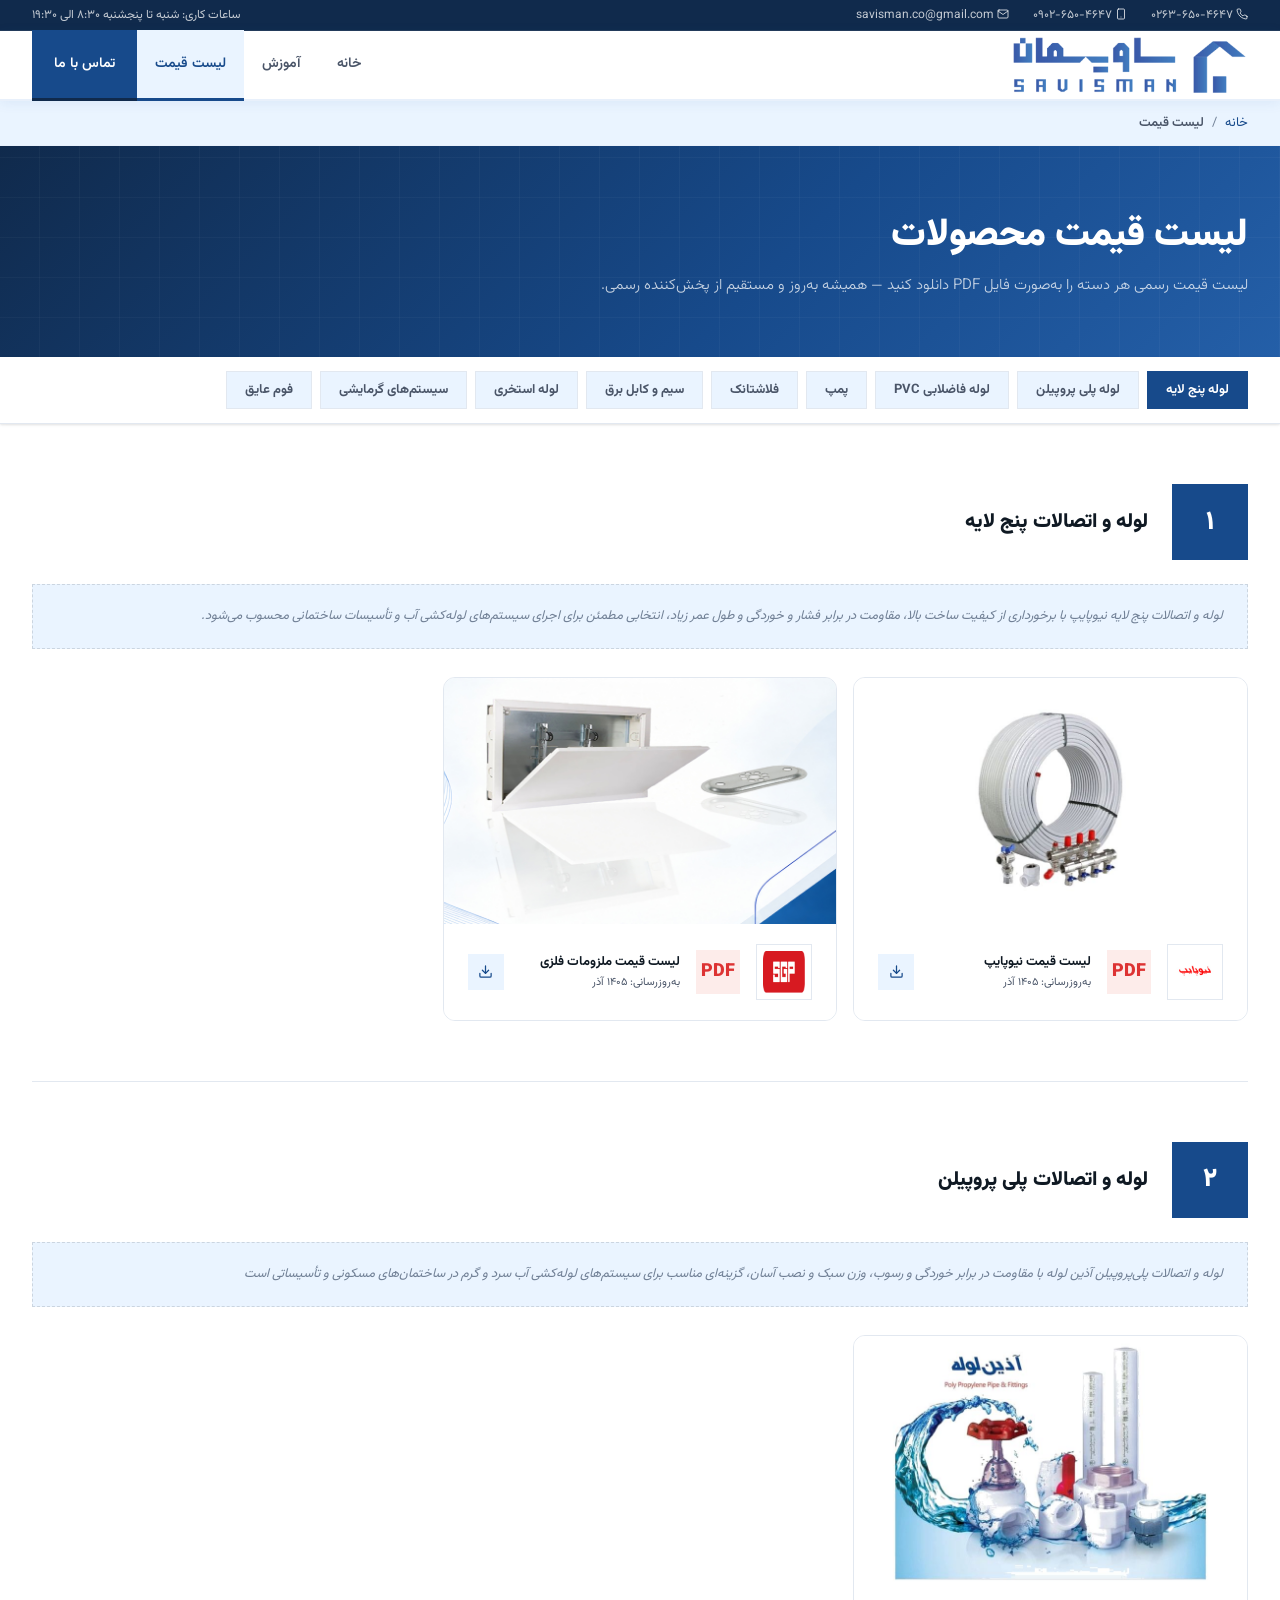
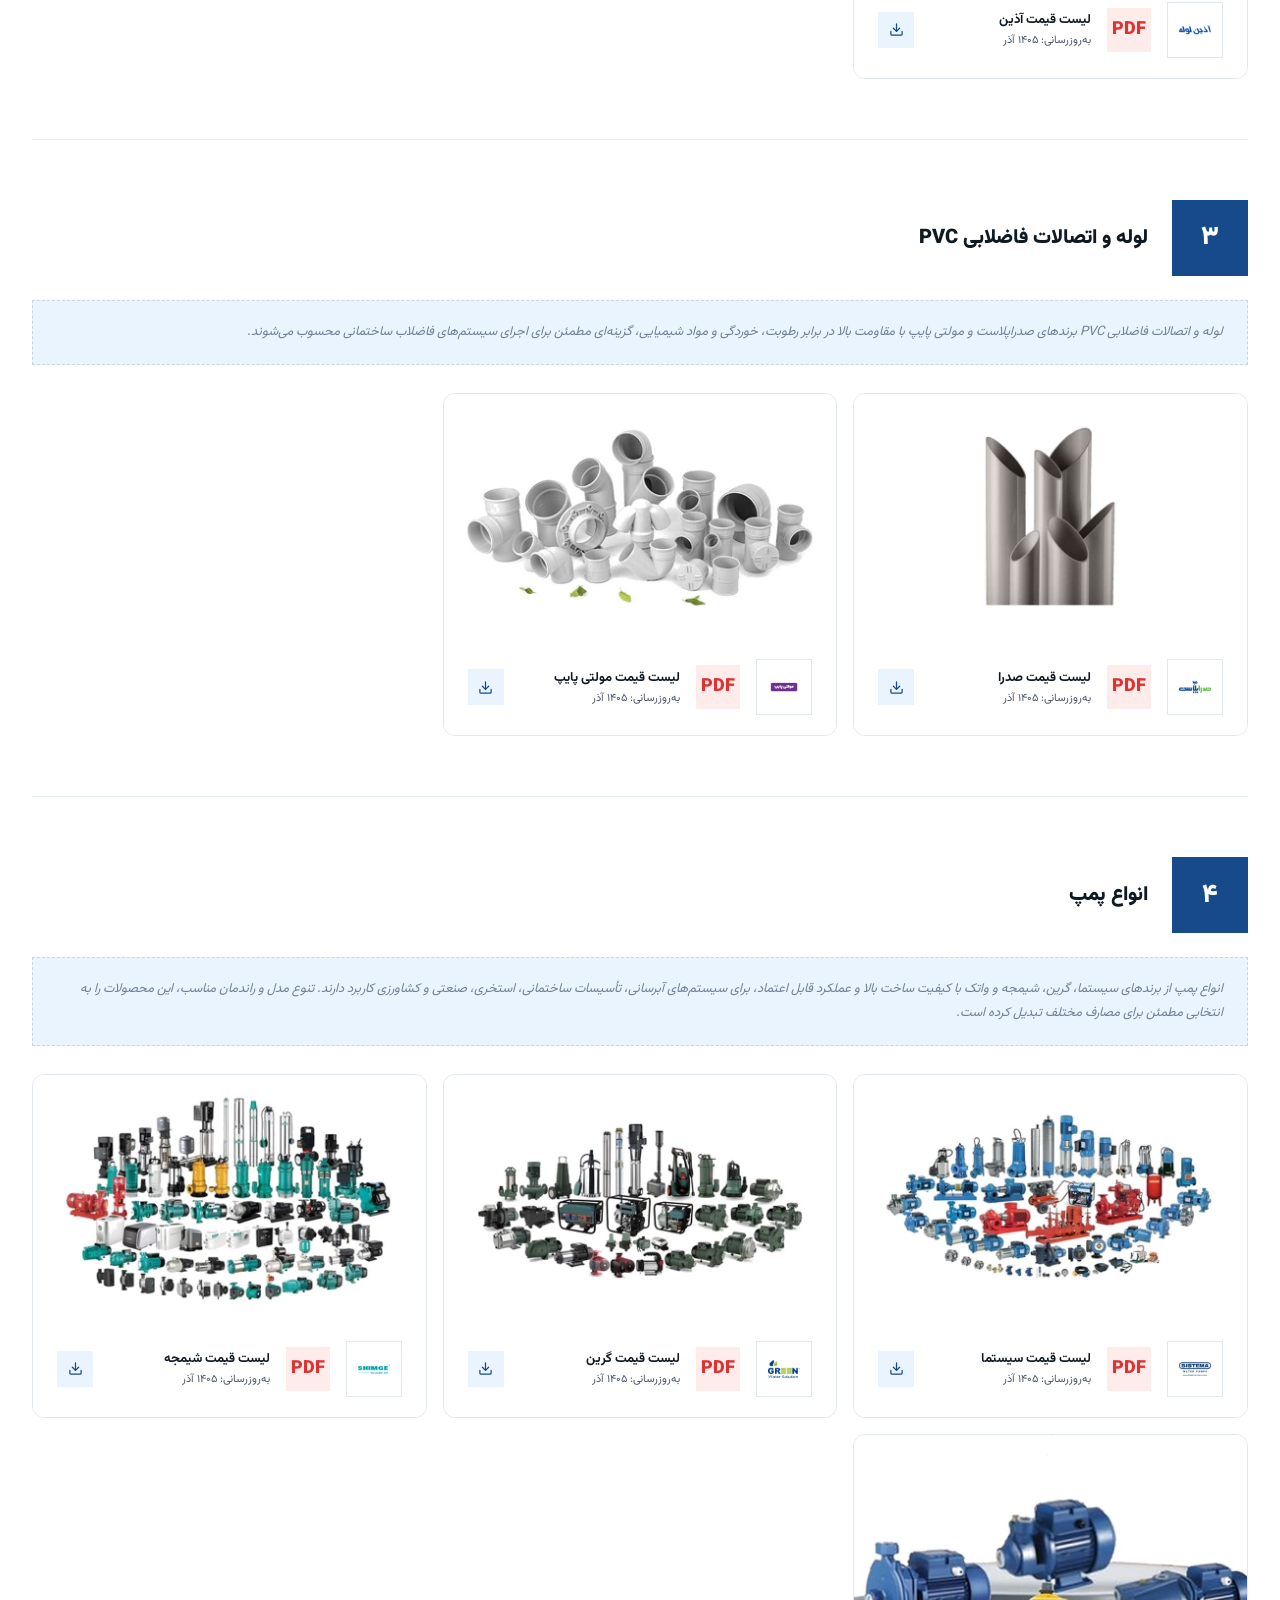
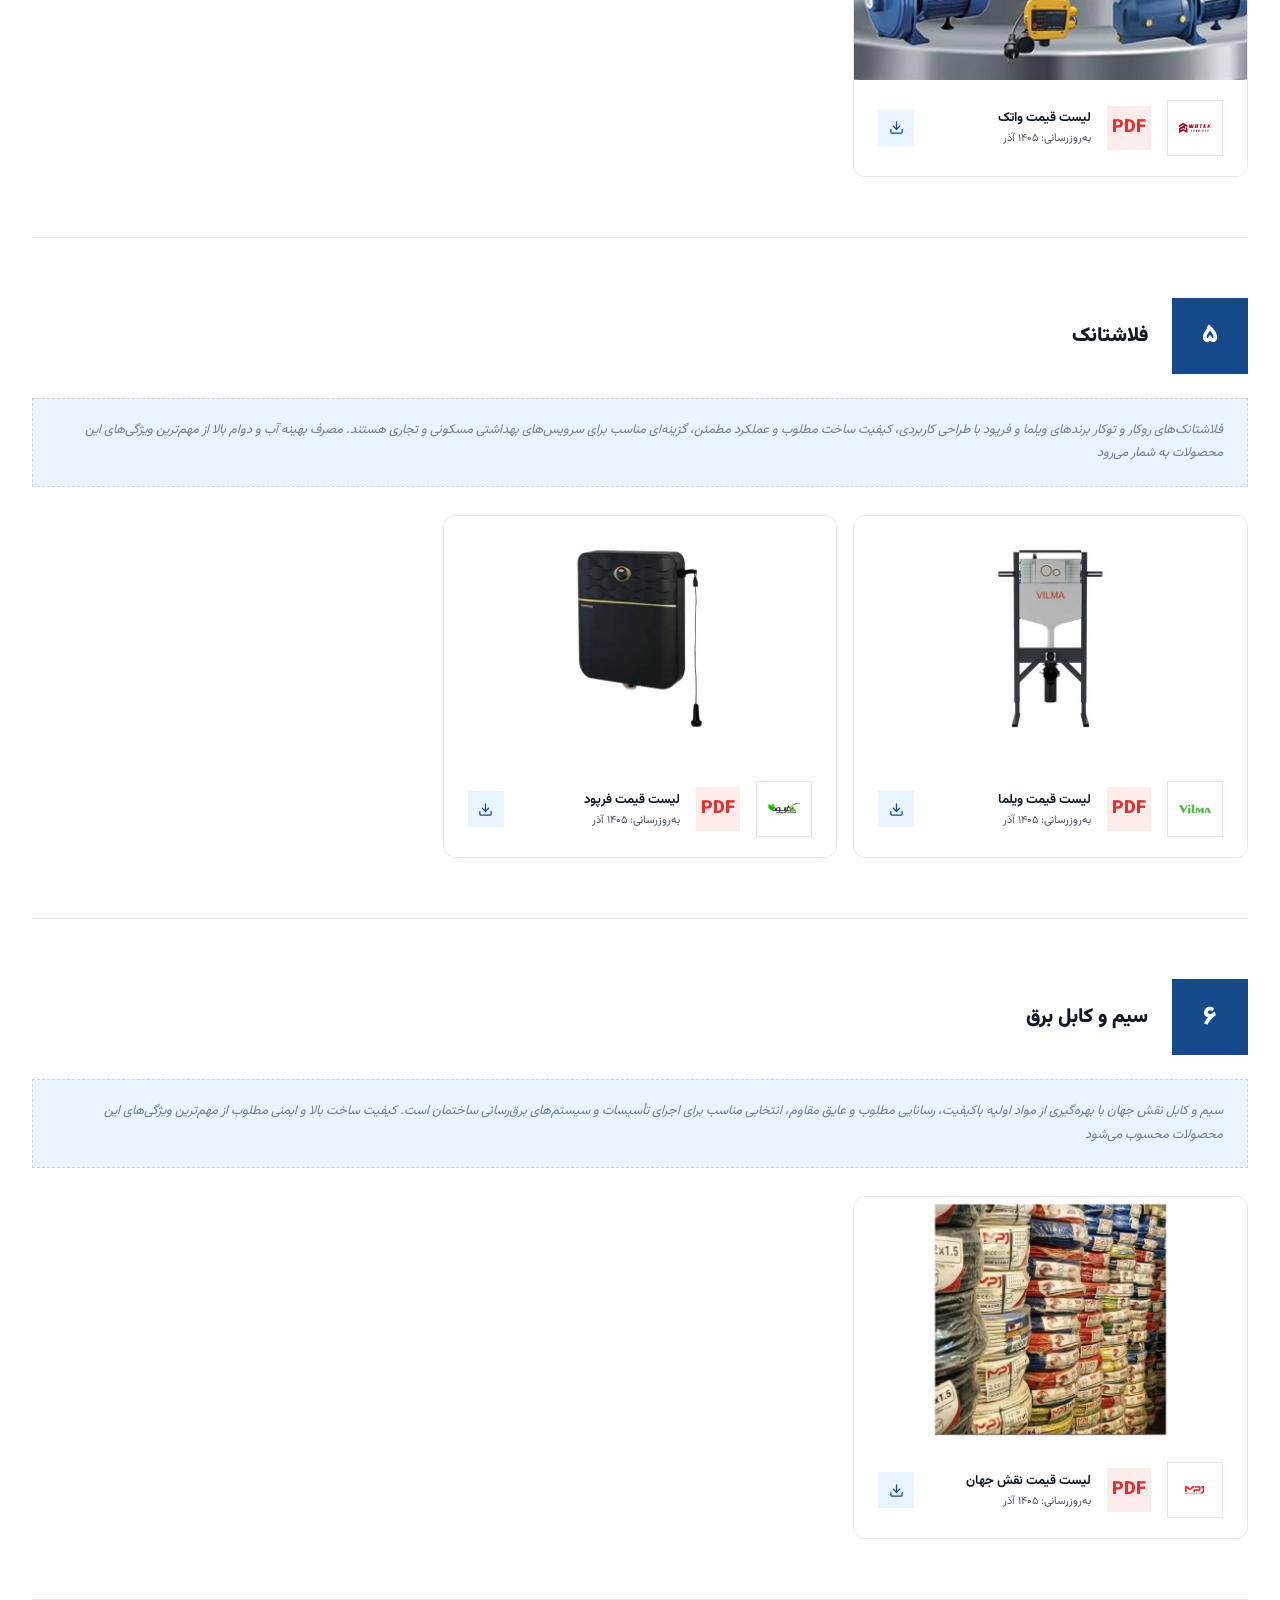
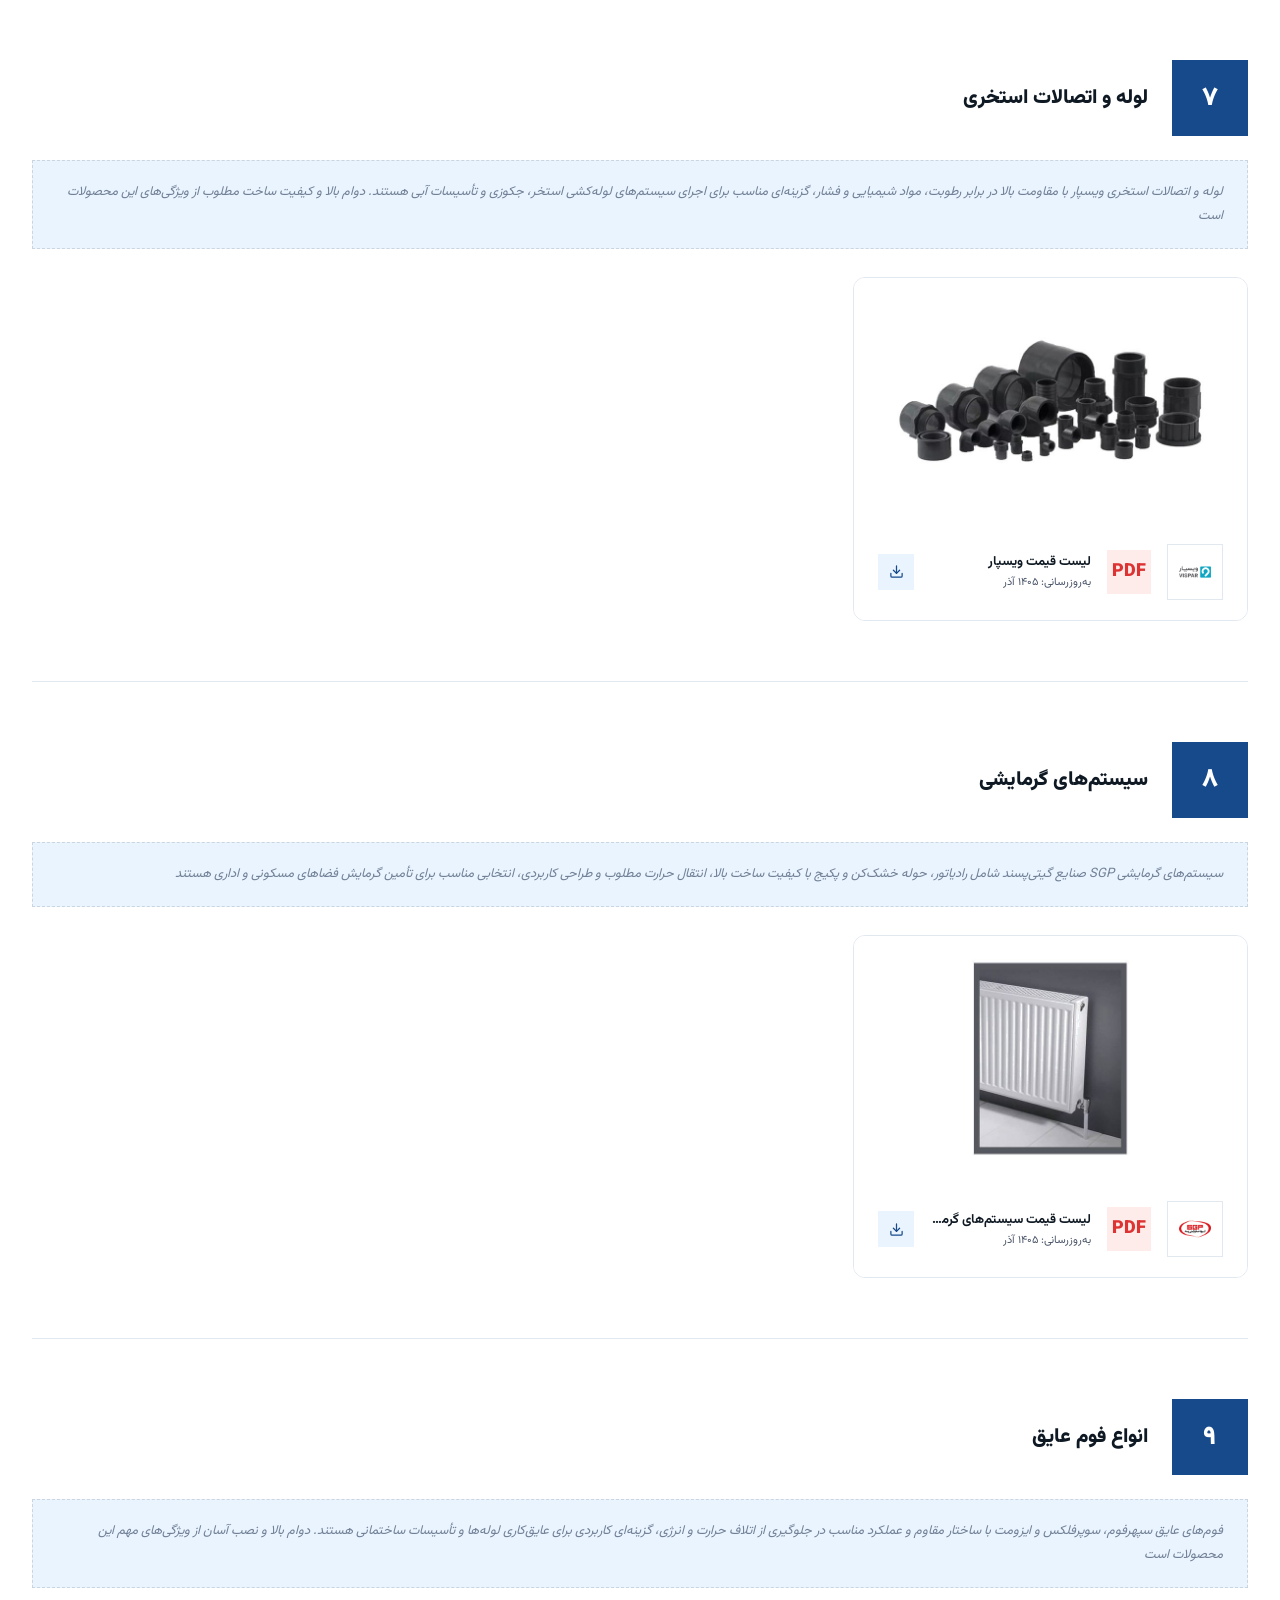
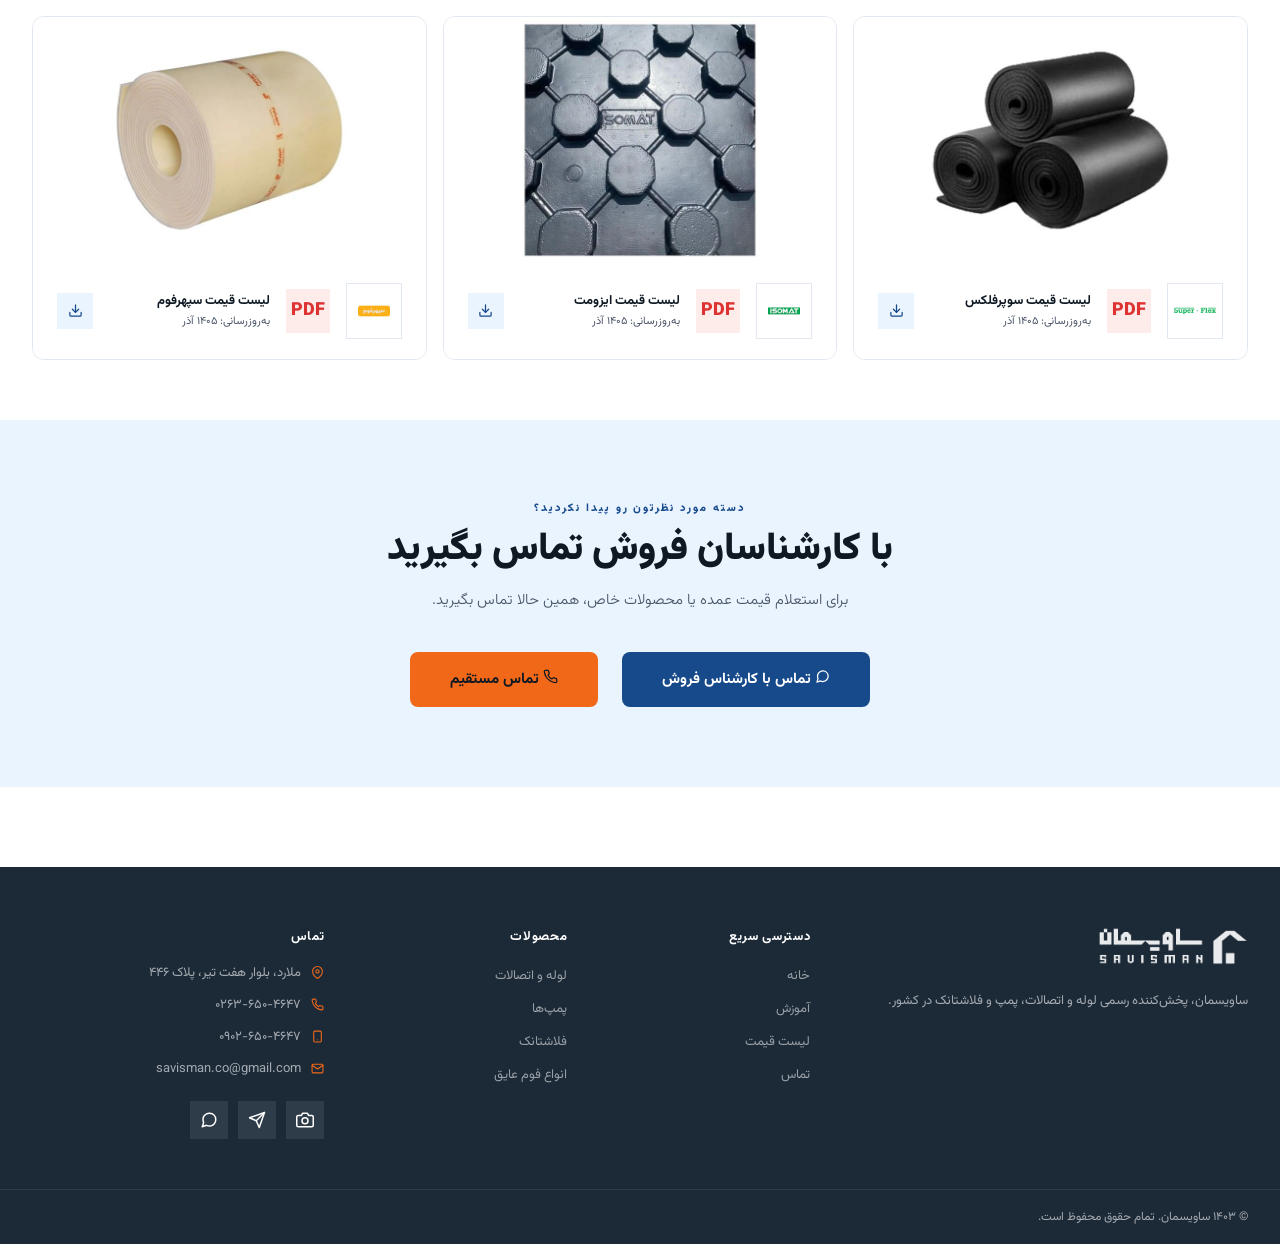
<file: price.html>
<!DOCTYPE html>
<html lang="fa" dir="rtl">
<head>
<meta charset="UTF-8">
<meta name="viewport" content="width=device-width, initial-scale=1.0">
<title>لیست قیمت | ساویسمان</title>
<link rel="icon" type="image/png" href="favicon.png">
<meta name="description" content="لیست قیمت به‌روز انواع لوله و اتصالات پنج لایه و پلی‌پروپیلن، لوله فاضلابی، پمپ آب، فلاشتانک، سیم و کابل برق، لوله استخری، سیستم گرمایشی و فوم عایق ساویسمان.">
<meta property="og:title" content="لیست قیمت محصولات | ساویسمان">
<meta property="og:description" content="لیست قیمت به‌روز لوله و اتصالات، پمپ، فلاشتانک و سایر تجهیزات ساختمانی ساویسمان به تفکیک برند.">
<meta property="og:url" content="https://savisman.com/price.html">
<meta property="og:type" content="website">
<meta property="og:image" content="https://savisman.com/1horizontal_logo.png">
<link rel="canonical" href="https://savisman.com/price.html">
<script type="application/ld+json">
{
  "@context": "https://schema.org",
  "@type": "BreadcrumbList",
  "itemListElement": [
    {"@type": "ListItem", "position": 1, "name": "خانه", "item": "https://savisman.com/"},
    {"@type": "ListItem", "position": 2, "name": "لیست قیمت", "item": "https://savisman.com/price.html"}
  ]
}
</script>
<link href="https://fonts.googleapis.com/css2?family=Vazirmatn:wght@300;400;500;600;700;800;900&display=swap" rel="stylesheet">
<link rel="stylesheet" href="style.css">
<style>
/* QUICK NAV */
.brand-quicknav {
  position:sticky;top:68px;z-index:50;background:var(--white);
  border-bottom:1px solid var(--border-light);box-shadow:var(--shadow-sm);
}
.brand-quicknav-inner {
  max-width:1280px;margin:0 auto;padding:14px 2rem;
  display:flex;gap:8px;overflow-x:auto;scrollbar-width:none;
}
.brand-quicknav-inner::-webkit-scrollbar { display:none; }
.brand-pill {
  flex-shrink:0;padding:8px 18px;background:var(--blue-ultra);border:1px solid var(--border-light);
  color:var(--mid);font-size:13px;font-weight:700;text-decoration:none;white-space:nowrap;transition:all 0.2s;
}
.brand-pill:hover, .brand-pill.active { background:var(--blue-main);border-color:var(--blue-main);color:var(--white); }

/* CATEGORY SECTION */
.brand-section { padding:60px 0;border-bottom:1px solid var(--border-light);scroll-margin-top:128px; }
.brand-section:last-of-type { border-bottom:none; }
.brand-section-head { display:flex;align-items:center;gap:1.5rem;margin-bottom:1.5rem;flex-wrap:wrap; }
.brand-mark {
  width:76px;height:76px;background:var(--blue-main);color:var(--white);
  display:flex;align-items:center;justify-content:center;font-size:26px;font-weight:900;
  flex-shrink:0;letter-spacing:0.02em;
}
.brand-heading { flex:1;min-width:200px; }
.brand-heading h2 { font-size:20px;font-weight:900;color:var(--dark); }

/* DESCRIPTION PLACEHOLDER */
.desc-placeholder {
  border:1.5px dashed var(--border);background:var(--blue-ultra);
  padding:1.25rem 1.5rem;margin-bottom:1.75rem;
  font-size:13px;color:var(--steel);line-height:1.8;font-style:italic;
}

@media(max-width:768px){ .brand-downloads{grid-template-columns:1fr;} }
</style>
</head>

<body>

<!-- TOPBAR -->
<div id="topbar">
  <div class="topbar-inner">
    <div class="topbar-contacts">
      <span><svg class="icon" viewBox="0 0 24 24" fill="none" stroke="currentColor" stroke-width="2" stroke-linecap="round" stroke-linejoin="round"><path d="M22 16.92v3a2 2 0 0 1-2.18 2 19.79 19.79 0 0 1-8.63-3.07 19.5 19.5 0 0 1-6-6 19.79 19.79 0 0 1-3.07-8.67A2 2 0 0 1 4.11 2h3a2 2 0 0 1 2 1.72c.127.96.361 1.903.7 2.81a2 2 0 0 1-.45 2.11L8.09 9.91a16 16 0 0 0 6 6l1.27-1.27a2 2 0 0 1 2.11-.45c.907.339 1.85.573 2.81.7A2 2 0 0 1 22 16.92z"/></svg> <a href="tel:02636504647">۰۲۶۳-۶۵۰-۴۶۴۷</a></span>
      <span><svg class="icon" viewBox="0 0 24 24" fill="none" stroke="currentColor" stroke-width="2" stroke-linecap="round" stroke-linejoin="round"><rect x="5" y="2" width="14" height="20" rx="2" ry="2"/><line x1="12" y1="18" x2="12.01" y2="18"/></svg> <a href="tel:09026504647">۰۹۰۲-۶۵۰-۴۶۴۷</a></span>
      <span><svg class="icon" viewBox="0 0 24 24" fill="none" stroke="currentColor" stroke-width="2" stroke-linecap="round" stroke-linejoin="round"><path d="M4 4h16c1.1 0 2 .9 2 2v12c0 1.1-.9 2-2 2H4c-1.1 0-2-.9-2-2V6c0-1.1.9-2 2-2z"/><polyline points="22 6 12 13 2 6"/></svg> <a href="mailto:savisman.co@gmail.com">savisman.co@gmail.com</a></span>
    </div>
    <span>ساعات کاری: شنبه تا پنجشنبه ۸:۳۰ الی ۱۹:۳۰</span>
  </div>
</div>

<!-- NAV -->
<nav>
  <div class="nav-inner">
    <a href="index.html" class="logo"><img src="1horizontal_logo.png" alt="ساویسمان"></a>
    <ul class="nav-links">
      <li><a href="index.html">خانه</a></li>
      <li><a href="blog.html">آموزش</a></li>
      <li><a href="price.html" class="active">لیست قیمت</a></li>
      <li><a href="contact.html" class="nav-cta">تماس با ما</a></li>
    </ul>
    <button class="nav-toggle" aria-label="باز کردن منو"><svg class="icon" viewBox="0 0 24 24" fill="none" stroke="currentColor" stroke-width="2" stroke-linecap="round" stroke-linejoin="round"><line x1="3" y1="12" x2="21" y2="12"/><line x1="3" y1="6" x2="21" y2="6"/><line x1="3" y1="18" x2="21" y2="18"/></svg></button>
  </div>
</nav>

<!-- BREADCRUMB -->
<div class="breadcrumb">
  <div class="breadcrumb-inner">
    <a href="index.html">خانه</a>
    <span class="breadcrumb-sep">/</span>
    <span class="breadcrumb-current">لیست قیمت</span>
  </div>
</div>

<!-- PAGE HERO -->
<section class="page-hero">
  <div class="page-hero-inner">
    <h1>لیست قیمت محصولات</h1>
    <p>لیست قیمت رسمی هر دسته را به‌صورت فایل PDF دانلود کنید — همیشه به‌روز و مستقیم از پخش‌کننده رسمی.</p>
  </div>
</section>

<!-- QUICK NAV -->
<div class="brand-quicknav">
  <div class="brand-quicknav-inner">
    <a href="#cat1" class="brand-pill">لوله پنج لایه</a>
    <a href="#cat2" class="brand-pill">لوله پلی پروپیلن</a>
    <a href="#cat3" class="brand-pill">لوله فاضلابی PVC</a>
    <a href="#cat4" class="brand-pill">پمپ</a>
    <a href="#cat5" class="brand-pill">فلاشتانک</a>
    <a href="#cat6" class="brand-pill">سیم و کابل برق</a>
    <a href="#cat7" class="brand-pill">لوله استخری</a>
    <a href="#cat8" class="brand-pill">سیستم‌های گرمایشی</a>
    <a href="#cat9" class="brand-pill">فوم عایق</a>
  </div>
</div>

<!-- CATEGORY SECTIONS -->
<div class="container">

  <!-- 1. لوله و اتصالات پنج لایه -->
  <section id="cat1" class="brand-section fade-up">
    <div class="brand-section-head">
      <div class="brand-mark">۱</div>
      <div class="brand-heading">
        <h2>لوله و اتصالات پنج لایه</h2>
      </div>
    </div>
    <div class="desc-placeholder">
      لوله و اتصالات پنج لایه نیوپایپ با برخورداری از کیفیت ساخت بالا، مقاومت در برابر فشار و خوردگی و طول عمر زیاد، انتخابی مطمئن برای اجرای سیستم‌های لوله‌کشی آب و تأسیسات ساختمانی محسوب می‌شود.
    </div>
    <div class="brand-downloads">
      <div class="pdf-row">
        <div class="pdf-photo"><img src="product/1.jpg" alt="نیوپایپ" loading="lazy"></div>
        <div class="pdf-card">
        <div class="pdf-logo"><img src="[data-uri]" alt="نیوپایپ"></div><div class="pdf-icon">PDF</div>
        <div class="pdf-info">
          <div class="pdf-name">لیست قیمت نیوپایپ</div>
          <div class="pdf-meta">به‌روزرسانی: تیر ۱۴۰۳</div>
        </div>
        <a href="files/1.pdf" class="pdf-dl-btn" download><svg class="icon" viewBox="0 0 24 24" fill="none" stroke="currentColor" stroke-width="2" stroke-linecap="round" stroke-linejoin="round"><path d="M21 15v4a2 2 0 0 1-2 2H5a2 2 0 0 1-2-2v-4"/><polyline points="7 10 12 15 17 10"/><line x1="12" y1="15" x2="12" y2="3"/></svg></a>
        </div>
      </div>
      <div class="pdf-row">
        <div class="pdf-photo"><img src="product/17.jpg" alt="ملزومات فلزی" loading="lazy"></div>
        <div class="pdf-card">
        <div class="pdf-logo"><img src="product/sgp1.jpg" alt="SGP"></div><div class="pdf-icon">PDF</div>
        <div class="pdf-info">
          <div class="pdf-name">لیست قیمت ملزومات فلزی</div>
          <div class="pdf-meta">به‌روزرسانی: تیر ۱۴۰۳</div>
        </div>
        <a href="files/17.pdf" class="pdf-dl-btn" download><svg class="icon" viewBox="0 0 24 24" fill="none" stroke="currentColor" stroke-width="2" stroke-linecap="round" stroke-linejoin="round"><path d="M21 15v4a2 2 0 0 1-2 2H5a2 2 0 0 1-2-2v-4"/><polyline points="7 10 12 15 17 10"/><line x1="12" y1="15" x2="12" y2="3"/></svg></a>
        </div>
      </div>
    </div>
  </section>

  <!-- 2. لوله و اتصالات پلی پروپیلن -->
  <section id="cat2" class="brand-section fade-up">
    <div class="brand-section-head">
      <div class="brand-mark">۲</div>
      <div class="brand-heading">
        <h2>لوله و اتصالات پلی پروپیلن</h2>
      </div>
    </div>
    <div class="desc-placeholder">
      لوله و اتصالات پلی‌پروپیلن آذین لوله با مقاومت در برابر خوردگی و رسوب، وزن سبک و نصب آسان، گزینه‌ای مناسب برای سیستم‌های لوله‌کشی آب سرد و گرم در ساختمان‌های مسکونی و تأسیساتی است
    </div>
    <div class="brand-downloads">
      <div class="pdf-row">
        <div class="pdf-photo"><img src="product/2.jpg" alt="آذین" loading="lazy"></div>
        <div class="pdf-card">
        <div class="pdf-logo"><img src="[data-uri]" alt="آذین"></div><div class="pdf-icon">PDF</div>
        <div class="pdf-info">
          <div class="pdf-name">لیست قیمت آذین</div>
          <div class="pdf-meta">به‌روزرسانی: تیر ۱۴۰۳</div>
        </div>
        <a href="files/2.pdf" class="pdf-dl-btn" download><svg class="icon" viewBox="0 0 24 24" fill="none" stroke="currentColor" stroke-width="2" stroke-linecap="round" stroke-linejoin="round"><path d="M21 15v4a2 2 0 0 1-2 2H5a2 2 0 0 1-2-2v-4"/><polyline points="7 10 12 15 17 10"/><line x1="12" y1="15" x2="12" y2="3"/></svg></a>
        </div>
      </div>
    </div>
  </section>

  <!-- 3. لوله و اتصالات فاضلابی PVC -->
  <section id="cat3" class="brand-section fade-up">
    <div class="brand-section-head">
      <div class="brand-mark">۳</div>
      <div class="brand-heading">
        <h2>لوله و اتصالات فاضلابی PVC</h2>
      </div>
    </div>
    <div class="desc-placeholder">
      لوله و اتصالات فاضلابی PVC برندهای صدراپلاست و مولتی پایپ با مقاومت بالا در برابر رطوبت، خوردگی و مواد شیمیایی، گزینه‌ای مطمئن برای اجرای سیستم‌های فاضلاب ساختمانی محسوب می‌شوند.
    </div>
    <div class="brand-downloads">
      <div class="pdf-row">
        <div class="pdf-photo"><img src="product/3.jpg" alt="صدرا" loading="lazy"></div>
        <div class="pdf-card">
        <div class="pdf-logo"><img src="[data-uri]" alt="صدرا"></div><div class="pdf-icon">PDF</div>
        <div class="pdf-info">
          <div class="pdf-name">لیست قیمت صدرا</div>
          <div class="pdf-meta">به‌روزرسانی: تیر ۱۴۰۳</div>
        </div>
        <a href="files/3.pdf" class="pdf-dl-btn" download><svg class="icon" viewBox="0 0 24 24" fill="none" stroke="currentColor" stroke-width="2" stroke-linecap="round" stroke-linejoin="round"><path d="M21 15v4a2 2 0 0 1-2 2H5a2 2 0 0 1-2-2v-4"/><polyline points="7 10 12 15 17 10"/><line x1="12" y1="15" x2="12" y2="3"/></svg></a>
        </div>
      </div>
      <div class="pdf-row">
        <div class="pdf-photo"><img src="product/4.jpg" alt="مولتی پایپ" loading="lazy"></div>
        <div class="pdf-card">
        <div class="pdf-logo"><img src="[data-uri]" alt="مولتی پایپ"></div><div class="pdf-icon">PDF</div>
        <div class="pdf-info">
          <div class="pdf-name">لیست قیمت مولتی پایپ</div>
          <div class="pdf-meta">به‌روزرسانی: ۲۲ تیر ۱۴۰۵</div>
        </div>
        <a href="files/4.pdf" class="pdf-dl-btn" download><svg class="icon" viewBox="0 0 24 24" fill="none" stroke="currentColor" stroke-width="2" stroke-linecap="round" stroke-linejoin="round"><path d="M21 15v4a2 2 0 0 1-2 2H5a2 2 0 0 1-2-2v-4"/><polyline points="7 10 12 15 17 10"/><line x1="12" y1="15" x2="12" y2="3"/></svg></a>
        </div>
      </div>
    </div>
  </section>

  <!-- 4. انواع پمپ -->
  <section id="cat4" class="brand-section fade-up">
    <div class="brand-section-head">
      <div class="brand-mark">۴</div>
      <div class="brand-heading">
        <h2>انواع پمپ</h2>
      </div>
    </div>
    <div class="desc-placeholder">
      انواع پمپ از برندهای سیستما، گرین، شیمجه و واتک با کیفیت ساخت بالا و عملکرد قابل اعتماد، برای سیستم‌های آبرسانی، تأسیسات ساختمانی، استخری، صنعتی و کشاورزی کاربرد دارند. تنوع مدل و راندمان مناسب، این محصولات را به انتخابی مطمئن برای مصارف مختلف تبدیل کرده است.
    </div>
    <div class="brand-downloads">
      <div class="pdf-row">
        <div class="pdf-photo"><img src="product/5.jpg" alt="سیستما" loading="lazy"></div>
        <div class="pdf-card">
        <div class="pdf-logo"><img src="[data-uri]" alt="سیستما"></div><div class="pdf-icon">PDF</div>
        <div class="pdf-info">
          <div class="pdf-name">لیست قیمت سیستما</div>
          <div class="pdf-meta">به‌روزرسانی: تیر ۱۴۰۳</div>
        </div>
        <a href="files/5.pdf" class="pdf-dl-btn" download><svg class="icon" viewBox="0 0 24 24" fill="none" stroke="currentColor" stroke-width="2" stroke-linecap="round" stroke-linejoin="round"><path d="M21 15v4a2 2 0 0 1-2 2H5a2 2 0 0 1-2-2v-4"/><polyline points="7 10 12 15 17 10"/><line x1="12" y1="15" x2="12" y2="3"/></svg></a>
        </div>
      </div>
      <div class="pdf-row">
        <div class="pdf-photo"><img src="product/6.jpg" alt="گرین" loading="lazy"></div>
        <div class="pdf-card">
        <div class="pdf-logo"><img src="[data-uri]" alt="گرین"></div><div class="pdf-icon">PDF</div>
        <div class="pdf-info">
          <div class="pdf-name">لیست قیمت گرین</div>
          <div class="pdf-meta">به‌روزرسانی: تیر ۱۴۰۳</div>
        </div>
        <a href="files/6.pdf" class="pdf-dl-btn" download><svg class="icon" viewBox="0 0 24 24" fill="none" stroke="currentColor" stroke-width="2" stroke-linecap="round" stroke-linejoin="round"><path d="M21 15v4a2 2 0 0 1-2 2H5a2 2 0 0 1-2-2v-4"/><polyline points="7 10 12 15 17 10"/><line x1="12" y1="15" x2="12" y2="3"/></svg></a>
        </div>
      </div>
      <div class="pdf-row">
        <div class="pdf-photo"><img src="product/7.jpg" alt="شیمجه" loading="lazy"></div>
        <div class="pdf-card">
        <div class="pdf-logo"><img src="[data-uri]" alt="شیمجه"></div><div class="pdf-icon">PDF</div>
        <div class="pdf-info">
          <div class="pdf-name">لیست قیمت شیمجه</div>
          <div class="pdf-meta">به‌روزرسانی: تیر ۱۴۰۳</div>
        </div>
        <a href="files/7.pdf" class="pdf-dl-btn" download><svg class="icon" viewBox="0 0 24 24" fill="none" stroke="currentColor" stroke-width="2" stroke-linecap="round" stroke-linejoin="round"><path d="M21 15v4a2 2 0 0 1-2 2H5a2 2 0 0 1-2-2v-4"/><polyline points="7 10 12 15 17 10"/><line x1="12" y1="15" x2="12" y2="3"/></svg></a>
        </div>
      </div>
      <div class="pdf-row">
        <div class="pdf-photo"><img src="product/8.jpg" alt="واتک" loading="lazy"></div>
        <div class="pdf-card">
        <div class="pdf-logo"><img src="[data-uri]" alt="واتک"></div><div class="pdf-icon">PDF</div>
        <div class="pdf-info">
          <div class="pdf-name">لیست قیمت واتک</div>
          <div class="pdf-meta">به‌روزرسانی: تیر ۱۴۰۳</div>
        </div>
        <a href="files/8.pdf" class="pdf-dl-btn" download><svg class="icon" viewBox="0 0 24 24" fill="none" stroke="currentColor" stroke-width="2" stroke-linecap="round" stroke-linejoin="round"><path d="M21 15v4a2 2 0 0 1-2 2H5a2 2 0 0 1-2-2v-4"/><polyline points="7 10 12 15 17 10"/><line x1="12" y1="15" x2="12" y2="3"/></svg></a>
        </div>
      </div>
    </div>
  </section>

  <!-- 5. فلاشتانک -->
  <section id="cat5" class="brand-section fade-up">
    <div class="brand-section-head">
      <div class="brand-mark">۵</div>
      <div class="brand-heading">
        <h2>فلاشتانک</h2>
      </div>
    </div>
    <div class="desc-placeholder">
      فلاشتانک‌های روکار و توکار برندهای ویلما و فرپود با طراحی کاربردی، کیفیت ساخت مطلوب و عملکرد مطمئن، گزینه‌ای مناسب برای سرویس‌های بهداشتی مسکونی و تجاری هستند. مصرف بهینه آب و دوام بالا از مهم‌ترین ویژگی‌های این محصولات به شمار می‌رود
    </div>
    <div class="brand-downloads">
      <div class="pdf-row">
        <div class="pdf-photo"><img src="product/9.jpg" alt="ویلما" loading="lazy"></div>
        <div class="pdf-card">
        <div class="pdf-logo"><img src="[data-uri]" alt="ویلما"></div><div class="pdf-icon">PDF</div>
        <div class="pdf-info">
          <div class="pdf-name">لیست قیمت ویلما</div>
          <div class="pdf-meta">به‌روزرسانی: تیر ۱۴۰۳</div>
        </div>
        <a href="files/9.pdf" class="pdf-dl-btn" download><svg class="icon" viewBox="0 0 24 24" fill="none" stroke="currentColor" stroke-width="2" stroke-linecap="round" stroke-linejoin="round"><path d="M21 15v4a2 2 0 0 1-2 2H5a2 2 0 0 1-2-2v-4"/><polyline points="7 10 12 15 17 10"/><line x1="12" y1="15" x2="12" y2="3"/></svg></a>
        </div>
      </div>
      <div class="pdf-row">
        <div class="pdf-photo"><img src="product/10.jpg" alt="فرپود" loading="lazy"></div>
        <div class="pdf-card">
        <div class="pdf-logo"><img src="[data-uri]" alt="فرپود"></div><div class="pdf-icon">PDF</div>
        <div class="pdf-info">
          <div class="pdf-name">لیست قیمت فرپود</div>
          <div class="pdf-meta">به‌روزرسانی: تیر ۱۴۰۳</div>
        </div>
        <a href="files/10.pdf" class="pdf-dl-btn" download><svg class="icon" viewBox="0 0 24 24" fill="none" stroke="currentColor" stroke-width="2" stroke-linecap="round" stroke-linejoin="round"><path d="M21 15v4a2 2 0 0 1-2 2H5a2 2 0 0 1-2-2v-4"/><polyline points="7 10 12 15 17 10"/><line x1="12" y1="15" x2="12" y2="3"/></svg></a>
        </div>
      </div>
    </div>
  </section>

  <!-- 6. سیم و کابل برق -->
  <section id="cat6" class="brand-section fade-up">
    <div class="brand-section-head">
      <div class="brand-mark">۶</div>
      <div class="brand-heading">
        <h2>سیم و کابل برق</h2>
      </div>
    </div>
    <div class="desc-placeholder">
      سیم و کابل نقش جهان با بهره‌گیری از مواد اولیه باکیفیت، رسانایی مطلوب و عایق مقاوم، انتخابی مناسب برای اجرای تأسیسات و سیستم‌های برق‌رسانی ساختمان است. کیفیت ساخت بالا و ایمنی مطلوب از مهم‌ترین ویژگی‌های این محصولات محسوب می‌شود
    </div>
    <div class="brand-downloads">
      <div class="pdf-row">
        <div class="pdf-photo"><img src="product/11.jpg" alt="نقش جهان" loading="lazy"></div>
        <div class="pdf-card">
        <div class="pdf-logo"><img src="[data-uri]" alt="نقش جهان"></div><div class="pdf-icon">PDF</div>
        <div class="pdf-info">
          <div class="pdf-name">لیست قیمت نقش جهان</div>
          <div class="pdf-meta">به‌روزرسانی: تیر ۱۴۰۳</div>
        </div>
        <a href="files/11.pdf" class="pdf-dl-btn" download><svg class="icon" viewBox="0 0 24 24" fill="none" stroke="currentColor" stroke-width="2" stroke-linecap="round" stroke-linejoin="round"><path d="M21 15v4a2 2 0 0 1-2 2H5a2 2 0 0 1-2-2v-4"/><polyline points="7 10 12 15 17 10"/><line x1="12" y1="15" x2="12" y2="3"/></svg></a>
        </div>
      </div>
    </div>
  </section>

  <!-- 7. لوله و اتصالات استخری -->
  <section id="cat7" class="brand-section fade-up">
    <div class="brand-section-head">
      <div class="brand-mark">۷</div>
      <div class="brand-heading">
        <h2>لوله و اتصالات استخری</h2>
      </div>
    </div>
    <div class="desc-placeholder">
      لوله و اتصالات استخری ویسپار با مقاومت بالا در برابر رطوبت، مواد شیمیایی و فشار، گزینه‌ای مناسب برای اجرای سیستم‌های لوله‌کشی استخر، جکوزی و تأسیسات آبی هستند. دوام بالا و کیفیت ساخت مطلوب از ویژگی‌های این محصولات است
    </div>
    <div class="brand-downloads">
      <div class="pdf-row">
        <div class="pdf-photo"><img src="product/12.jpg" alt="ویسپار" loading="lazy"></div>
        <div class="pdf-card">
        <div class="pdf-logo"><img src="[data-uri]" alt="ویسپار"></div><div class="pdf-icon">PDF</div>
        <div class="pdf-info">
          <div class="pdf-name">لیست قیمت ویسپار</div>
          <div class="pdf-meta">به‌روزرسانی: تیر ۱۴۰۳</div>
        </div>
        <a href="files/12.pdf" class="pdf-dl-btn" download><svg class="icon" viewBox="0 0 24 24" fill="none" stroke="currentColor" stroke-width="2" stroke-linecap="round" stroke-linejoin="round"><path d="M21 15v4a2 2 0 0 1-2 2H5a2 2 0 0 1-2-2v-4"/><polyline points="7 10 12 15 17 10"/><line x1="12" y1="15" x2="12" y2="3"/></svg></a>
        </div>
      </div>
    </div>
  </section>

  <!-- 8. سیستم‌های گرمایشی -->
  <section id="cat8" class="brand-section fade-up">
    <div class="brand-section-head">
      <div class="brand-mark">۸</div>
      <div class="brand-heading">
        <h2>سیستم‌های گرمایشی</h2>
      </div>
    </div>
    <div class="desc-placeholder">
      سیستم‌های گرمایشی SGP صنایع گیتی‌پسند شامل رادیاتور، حوله خشک‌کن و پکیج با کیفیت ساخت بالا، انتقال حرارت مطلوب و طراحی کاربردی، انتخابی مناسب برای تأمین گرمایش فضاهای مسکونی و اداری هستند
    </div>
    <div class="brand-downloads">
      <div class="pdf-row">
        <div class="pdf-photo"><img src="product/13.jpg" alt="سیستم‌های گرمایشی" loading="lazy"></div>
        <div class="pdf-card">
        <div class="pdf-logo"><img src="[data-uri]" alt="سیستم‌های گرمایشی"></div><div class="pdf-icon">PDF</div>
        <div class="pdf-info">
          <div class="pdf-name">لیست قیمت سیستم‌های گرمایشی</div>
          <div class="pdf-meta">به‌روزرسانی: تیر ۱۴۰۳</div>
        </div>
        <a href="files/13.pdf" class="pdf-dl-btn" download><svg class="icon" viewBox="0 0 24 24" fill="none" stroke="currentColor" stroke-width="2" stroke-linecap="round" stroke-linejoin="round"><path d="M21 15v4a2 2 0 0 1-2 2H5a2 2 0 0 1-2-2v-4"/><polyline points="7 10 12 15 17 10"/><line x1="12" y1="15" x2="12" y2="3"/></svg></a>
        </div>
      </div>
    </div>
  </section>

  <!-- 9. انواع فوم عایق -->
  <section id="cat9" class="brand-section fade-up">
    <div class="brand-section-head">
      <div class="brand-mark">۹</div>
      <div class="brand-heading">
        <h2>انواع فوم عایق</h2>
      </div>
    </div>
    <div class="desc-placeholder">
      فوم‌های عایق سپهرفوم، سوپرفلکس و ایزومت با ساختار مقاوم و عملکرد مناسب در جلوگیری از اتلاف حرارت و انرژی، گزینه‌ای کاربردی برای عایق‌کاری لوله‌ها و تأسیسات ساختمانی هستند. دوام بالا و نصب آسان از ویژگی‌های مهم این محصولات است
    </div>
    <div class="brand-downloads">
      <div class="pdf-row">
        <div class="pdf-photo"><img src="product/14.jpg" alt="سوپرفلکس" loading="lazy"></div>
        <div class="pdf-card">
        <div class="pdf-logo"><img src="[data-uri]" alt="سوپرفلکس"></div><div class="pdf-icon">PDF</div>
        <div class="pdf-info">
          <div class="pdf-name">لیست قیمت سوپرفلکس</div>
          <div class="pdf-meta">به‌روزرسانی: تیر ۱۴۰۳</div>
        </div>
        <a href="files/14.pdf" class="pdf-dl-btn" download><svg class="icon" viewBox="0 0 24 24" fill="none" stroke="currentColor" stroke-width="2" stroke-linecap="round" stroke-linejoin="round"><path d="M21 15v4a2 2 0 0 1-2 2H5a2 2 0 0 1-2-2v-4"/><polyline points="7 10 12 15 17 10"/><line x1="12" y1="15" x2="12" y2="3"/></svg></a>
        </div>
      </div>
      <div class="pdf-row">
        <div class="pdf-photo"><img src="product/15.jpg" alt="ایزومت" loading="lazy"></div>
        <div class="pdf-card">
        <div class="pdf-logo"><img src="[data-uri]" alt="ایزومت"></div><div class="pdf-icon">PDF</div>
        <div class="pdf-info">
          <div class="pdf-name">لیست قیمت ایزومت</div>
          <div class="pdf-meta">به‌روزرسانی: تیر ۱۴۰۳</div>
        </div>
        <a href="files/15.pdf" class="pdf-dl-btn" download><svg class="icon" viewBox="0 0 24 24" fill="none" stroke="currentColor" stroke-width="2" stroke-linecap="round" stroke-linejoin="round"><path d="M21 15v4a2 2 0 0 1-2 2H5a2 2 0 0 1-2-2v-4"/><polyline points="7 10 12 15 17 10"/><line x1="12" y1="15" x2="12" y2="3"/></svg></a>
        </div>
      </div>
      <div class="pdf-row">
        <div class="pdf-photo"><img src="product/16.jpg" alt="سپهرفوم" loading="lazy"></div>
        <div class="pdf-card">
        <div class="pdf-logo"><img src="[data-uri]" alt="سپهرفوم"></div><div class="pdf-icon">PDF</div>
        <div class="pdf-info">
          <div class="pdf-name">لیست قیمت سپهرفوم</div>
          <div class="pdf-meta">به‌روزرسانی: تیر ۱۴۰۳</div>
        </div>
        <a href="files/16.pdf" class="pdf-dl-btn" download><svg class="icon" viewBox="0 0 24 24" fill="none" stroke="currentColor" stroke-width="2" stroke-linecap="round" stroke-linejoin="round"><path d="M21 15v4a2 2 0 0 1-2 2H5a2 2 0 0 1-2-2v-4"/><polyline points="7 10 12 15 17 10"/><line x1="12" y1="15" x2="12" y2="3"/></svg></a>
        </div>
      </div>
    </div>
  </section>

</div>

<!-- CTA -->
<section style="background:var(--blue-ultra);padding:80px 0;">
  <div class="container" style="text-align:center;">
    <p class="eyebrow">دسته مورد نظرتون رو پیدا نکردید؟</p>
    <h2 class="section-title" style="margin-bottom:1rem;">با کارشناسان فروش تماس بگیرید</h2>
    <p style="font-size:15px;color:var(--mid);margin-bottom:2.5rem;font-weight:300;">برای استعلام قیمت عمده یا محصولات خاص، همین حالا تماس بگیرید.</p>
    <div style="display:flex;gap:1.5rem;justify-content:center;flex-wrap:wrap;">
      <a href="contact.html" class="btn btn-primary" style="padding:16px 40px;font-size:15px;"><svg class="icon" viewBox="0 0 24 24" fill="none" stroke="currentColor" stroke-width="2" stroke-linecap="round" stroke-linejoin="round"><path d="M21 11.5a8.38 8.38 0 0 1-.9 3.8 8.5 8.5 0 0 1-7.6 4.7 8.38 8.38 0 0 1-3.8-.9L3 21l1.9-5.7a8.38 8.38 0 0 1-.9-3.8 8.5 8.5 0 0 1 4.7-7.6 8.38 8.38 0 0 1 3.8-.9h.5a8.48 8.48 0 0 1 8 8v.5z"/></svg> تماس با کارشناس فروش</a>
      <a href="tel:02636504647" class="btn btn-accent" style="padding:16px 40px;font-size:15px;"><svg class="icon" viewBox="0 0 24 24" fill="none" stroke="currentColor" stroke-width="2" stroke-linecap="round" stroke-linejoin="round"><path d="M22 16.92v3a2 2 0 0 1-2.18 2 19.79 19.79 0 0 1-8.63-3.07 19.5 19.5 0 0 1-6-6 19.79 19.79 0 0 1-3.07-8.67A2 2 0 0 1 4.11 2h3a2 2 0 0 1 2 1.72c.127.96.361 1.903.7 2.81a2 2 0 0 1-.45 2.11L8.09 9.91a16 16 0 0 0 6 6l1.27-1.27a2 2 0 0 1 2.11-.45c.907.339 1.85.573 2.81.7A2 2 0 0 1 22 16.92z"/></svg> تماس مستقیم</a>
    </div>
  </div>
</section>

<!-- FOOTER -->
<footer>
  <div class="footer-grid">
    <div>
      <div class="footer-logo"><img src="1horizontal_logo.png" alt="ساویسمان"></div>
      <p class="footer-about">ساویسمان، پخش‌کننده رسمی لوله و اتصالات، پمپ و فلاشتانک در کشور.</p>
    </div>
    <div>
      <div class="footer-title">دسترسی سریع</div>
      <ul class="footer-links">
        <li><a href="index.html">خانه</a></li>
        <li><a href="blog.html">آموزش</a></li>
        <li><a href="price.html">لیست قیمت</a></li>
        <li><a href="contact.html">تماس</a></li>
      </ul>
    </div>
    <div>
      <div class="footer-title">محصولات</div>
      <ul class="footer-links">
        <li><a href="price.html#cat1">لوله و اتصالات</a></li>
        <li><a href="price.html#cat4">پمپ‌ها</a></li>
        <li><a href="price.html#cat5">فلاشتانک</a></li>
        <li><a href="price.html#cat9">انواع فوم عایق</a></li>
      </ul>
    </div>
    <div>
      <div class="footer-title">تماس</div>
      <div class="footer-contact-item"><span class="ic"><svg class="icon" viewBox="0 0 24 24" fill="none" stroke="currentColor" stroke-width="2" stroke-linecap="round" stroke-linejoin="round"><path d="M21 10c0 7-9 13-9 13s-9-6-9-13a9 9 0 0 1 18 0z"/><circle cx="12" cy="10" r="3"/></svg></span><span>ملارد، بلوار هفت تیر، پلاک ۴۴۶</span></div>
      <div class="footer-contact-item"><span class="ic"><svg class="icon" viewBox="0 0 24 24" fill="none" stroke="currentColor" stroke-width="2" stroke-linecap="round" stroke-linejoin="round"><path d="M22 16.92v3a2 2 0 0 1-2.18 2 19.79 19.79 0 0 1-8.63-3.07 19.5 19.5 0 0 1-6-6 19.79 19.79 0 0 1-3.07-8.67A2 2 0 0 1 4.11 2h3a2 2 0 0 1 2 1.72c.127.96.361 1.903.7 2.81a2 2 0 0 1-.45 2.11L8.09 9.91a16 16 0 0 0 6 6l1.27-1.27a2 2 0 0 1 2.11-.45c.907.339 1.85.573 2.81.7A2 2 0 0 1 22 16.92z"/></svg></span><span>۰۲۶۳-۶۵۰-۴۶۴۷</span></div>
      <div class="footer-contact-item"><span class="ic"><svg class="icon" viewBox="0 0 24 24" fill="none" stroke="currentColor" stroke-width="2" stroke-linecap="round" stroke-linejoin="round"><rect x="5" y="2" width="14" height="20" rx="2" ry="2"/><line x1="12" y1="18" x2="12.01" y2="18"/></svg></span><span>۰۹۰۲-۶۵۰-۴۶۴۷</span></div>
      <div class="footer-contact-item"><span class="ic"><svg class="icon" viewBox="0 0 24 24" fill="none" stroke="currentColor" stroke-width="2" stroke-linecap="round" stroke-linejoin="round"><path d="M4 4h16c1.1 0 2 .9 2 2v12c0 1.1-.9 2-2 2H4c-1.1 0-2-.9-2-2V6c0-1.1.9-2 2-2z"/><polyline points="22 6 12 13 2 6"/></svg></span><span>savisman.co@gmail.com</span></div>
      <div class="footer-social-row">
        <a href="https://instagram.com/savisman.co" target="_blank" class="footer-social-btn" title="اینستاگرام"><svg class="icon" viewBox="0 0 24 24" fill="none" stroke="currentColor" stroke-width="2" stroke-linecap="round" stroke-linejoin="round"><path d="M23 19a2 2 0 0 1-2 2H3a2 2 0 0 1-2-2V8a2 2 0 0 1 2-2h4l2-3h6l2 3h4a2 2 0 0 1 2 2z"/><circle cx="12" cy="13" r="4"/></svg></a>
        <a href="https://t.me/savisman_co" target="_blank" class="footer-social-btn" title="تلگرام"><svg class="icon" viewBox="0 0 24 24" fill="none" stroke="currentColor" stroke-width="2" stroke-linecap="round" stroke-linejoin="round"><line x1="22" y1="2" x2="11" y2="13"/><polygon points="22 2 15 22 11 13 2 9"/></svg></a>
        <a href="https://wa.me/989026504647" target="_blank" class="footer-social-btn" title="واتساپ"><svg class="icon" viewBox="0 0 24 24" fill="none" stroke="currentColor" stroke-width="2" stroke-linecap="round" stroke-linejoin="round"><path d="M21 11.5a8.38 8.38 0 0 1-.9 3.8 8.5 8.5 0 0 1-7.6 4.7 8.38 8.38 0 0 1-3.8-.9L3 21l1.9-5.7a8.38 8.38 0 0 1-.9-3.8 8.5 8.5 0 0 1 4.7-7.6 8.38 8.38 0 0 1 3.8-.9h.5a8.48 8.48 0 0 1 8 8v.5z"/></svg></a>
      </div>
    </div>
  </div>
  <div class="footer-bottom"><span>© ۱۴۰۳ ساویسمان. تمام حقوق محفوظ است.</span></div>
</footer>

<script>
const observer=new IntersectionObserver((e)=>{e.forEach(x=>{if(x.isIntersecting)x.target.classList.add('visible');});},{threshold:0.12});
document.querySelectorAll('.fade-up').forEach(el=>observer.observe(el));
window.addEventListener('scroll',()=>{document.querySelector('nav').style.boxShadow=window.scrollY>30?'0 4px 20px rgba(43,91,168,0.15)':'';});
const navToggle=document.querySelector('.nav-toggle');
const navLinksEl=document.querySelector('.nav-links');
if(navToggle&&navLinksEl){
  navToggle.addEventListener('click',()=>navLinksEl.classList.toggle('open'));
  navLinksEl.querySelectorAll('a').forEach(a=>a.addEventListener('click',()=>navLinksEl.classList.remove('open')));
}

// Highlight active pill on scroll
const sections = document.querySelectorAll('.brand-section');
const pills = document.querySelectorAll('.brand-pill');
const navObserver = new IntersectionObserver((entries)=>{
  entries.forEach(entry=>{
    if(entry.isIntersecting){
      pills.forEach(p=>p.classList.remove('active'));
      const activePill = document.querySelector('.brand-pill[href="#'+entry.target.id+'"]');
      if(activePill) activePill.classList.add('active');
    }
  });
},{rootMargin:'-40% 0px -50% 0px'});
sections.forEach(s=>navObserver.observe(s));

// Auto "last updated" date (Jalali) from each PDF's Last-Modified header
document.querySelectorAll('.pdf-row').forEach(row=>{
  const a=row.querySelector('.pdf-dl-btn'), meta=row.querySelector('.pdf-meta');
  if(!a||!meta) return;
  fetch(a.getAttribute('href'),{method:'HEAD'}).then(r=>{
    const lm=r.headers.get('Last-Modified');
    if(!r.ok||!lm) return;
    const d=new Date(lm);
    if(isNaN(d)) return;
    meta.textContent='به‌روزرسانی: '+new Intl.DateTimeFormat('fa-IR-u-ca-persian',{year:'numeric',month:'long'}).format(d);
  }).catch(()=>{});
});
</script>
</body>
</html>
</file>
<file: style.css>
@import url('https://fonts.googleapis.com/css2?family=Vazirmatn:wght@300;400;500;600;700;800;900&display=swap');

*, *::before, *::after { margin: 0; padding: 0; box-sizing: border-box; }

:root {
  --blue-dark:   #102A4C;
  --blue-main:   #174A8B;
  --blue-mid:    #245FA8;
  --blue-light:  #5B8DD4;
  --blue-pale:   #E8F0FB;
  --blue-ultra:  #EAF4FF;
  --accent:      #f16819;
  --accent-dark: #f06204;
  --dark:        #0F1923;
  --dark-2:      #1C2A38;
  --mid:         #4A5568;
  --steel:       #718096;
  --border:      #CBD5E0;
  --border-light:#E2E8F0;
  --light:       #F7FAFC;
  --white:       #FFFFFF;
  --font: 'Vazirmatn', sans-serif;
  --shadow-sm: 0 1px 3px rgba(0,0,0,0.08), 0 1px 2px rgba(0,0,0,0.05);
  --shadow:    0 4px 16px rgba(43,91,168,0.12), 0 2px 6px rgba(0,0,0,0.06);
  --shadow-lg: 0 12px 40px rgba(43,91,168,0.18), 0 4px 12px rgba(0,0,0,0.08);
  --radius:    12px;
  --radius-sm: 8px;
}

html { scroll-behavior: smooth; }
body { font-family: var(--font); background: var(--white); color: var(--dark); direction: rtl; overflow-x: hidden; }

/* ========== NAV ========== */
#topbar {
  background: var(--blue-dark);
  color: rgba(255,255,255,0.75);
  font-size: 12px;
  padding: 6px 0;
  border-bottom: 1px solid rgba(255,255,255,0.08);
}
.topbar-inner {
  max-width: 1280px; margin: 0 auto; padding: 0 2rem;
  display: flex; align-items: center; justify-content: space-between;
}
.topbar-inner a { color: rgba(255,255,255,0.75); text-decoration: none; }
.topbar-inner a:hover { color: var(--accent); }
.topbar-contacts { display: flex; gap: 1.5rem; }

nav {
  position: sticky; top: 0; z-index: 999;
  background: var(--white);
  border-bottom: 2px solid var(--blue-pale);
  box-shadow: 0 2px 12px rgba(43,91,168,0.08);
}
.nav-inner {
  max-width: 1280px; margin: 0 auto; padding: 0 2rem;
  height: 68px; display: flex; align-items: center; justify-content: space-between;
}
.logo img { height: 60px; display: block; }
.nav-links { display: flex; list-style: none; gap: 0; }
.nav-links li a {
  display: block; padding: 0 18px; line-height: 68px;
  text-decoration: none; color: var(--mid); font-size: 14px; font-weight: 600;
  border-bottom: 3px solid transparent; transition: all 0.2s; white-space: nowrap;
}
.nav-links li a:hover, .nav-links li a.active {
  color: var(--blue-main); border-bottom-color: var(--blue-main);
  background: var(--blue-ultra);
}
.nav-cta {
  background: var(--blue-main); color: var(--white) !important;
  padding: 0 22px !important; border-radius: 0 !important;
  border-bottom: 3px solid var(--blue-dark) !important;
}
.nav-cta:hover { background: var(--blue-dark) !important; }

/* ========== ICONS (inline SVG line-icon system, replaces emoji) ========== */
.icon {
  width: 1em; height: 1em;
  display: inline-block;
  vertical-align: -0.125em;
  flex-shrink: 0;
}
.nav-toggle {
  display: none;
  background: none; border: none; cursor: pointer;
  font-size: 26px; color: var(--blue-main); padding: 8px; line-height: 1;
}

/* ========== FOOTER ========== */
footer {
  background: var(--dark-2);
  color: rgba(255,255,255,0.6);
  padding: 60px 0 0;
  margin-top: 80px;
}
.footer-grid {
  max-width: 1280px; margin: 0 auto; padding: 0 2rem;
  display: grid; grid-template-columns: 2fr 1fr 1fr 1.5fr; gap: 3rem;
  padding-bottom: 50px;
  border-bottom: 1px solid rgba(255,255,255,0.08);
}
.footer-logo img { height: 38px; filter: brightness(0) invert(1) opacity(0.9); margin-bottom: 1rem; }
.footer-about { font-size: 13px; line-height: 1.8; margin-bottom: 1.5rem; }
.footer-title { font-size: 13px; font-weight: 700; color: var(--white); margin-bottom: 1rem; letter-spacing: 0.05em; }
.footer-links { list-style: none; display: flex; flex-direction: column; gap: 8px; }
.footer-links a { color: rgba(255,255,255,0.55); text-decoration: none; font-size: 13px; transition: color 0.2s; }
.footer-links a:hover { color: var(--accent); }
.footer-contact-item { display: flex; gap: 10px; align-items: flex-start; margin-bottom: 10px; font-size: 13px; }
.footer-contact-item .ic { color: var(--accent); margin-top: 2px; flex-shrink: 0; }
.footer-social-row { display:flex;gap:10px;margin-top:1.25rem; }
.footer-social-btn {
  width:38px;height:38px;background:rgba(255,255,255,0.08);color:var(--white);
  display:flex;align-items:center;justify-content:center;text-decoration:none;
  transition:background 0.2s;
}
.footer-social-btn:hover { background:var(--accent); color:var(--dark); }
.footer-social-btn svg { width:18px;height:18px; }
.footer-bottom {
  max-width: 1280px; margin: 0 auto; padding: 18px 2rem;
  display: flex; align-items: center; justify-content: space-between; font-size: 12px;
}

/* ========== BUTTONS ========== */
.btn { display: inline-block; padding: 12px 28px; font-size: 14px; font-weight: 700; text-decoration: none; font-family: var(--font); cursor: pointer; border: none; transition: all 0.2s; border-radius: var(--radius-sm); }
.btn-primary { background: var(--blue-main); color: var(--white); }
.btn-primary:hover { background: var(--blue-dark); transform: translateY(-1px); box-shadow: var(--shadow); }
.btn-accent { background: var(--accent); color: var(--dark); }
.btn-accent:hover { background: var(--accent-dark); transform: translateY(-1px); }
.btn-outline { background: transparent; color: var(--blue-main); border: 2px solid var(--blue-main); }
.btn-outline:hover { background: var(--blue-main); color: var(--white); }
.btn-white { background: var(--white); color: var(--blue-main); }
.btn-white:hover { background: var(--blue-pale); }

/* ========== SECTION HEADERS ========== */
.section-header { margin-bottom: 3rem; }
.section-header.center { text-align: center; }
.eyebrow { font-size: 11px; font-weight: 800; letter-spacing: 0.18em; color: var(--blue-main); text-transform: uppercase; margin-bottom: 10px; }
.section-title { font-size: clamp(1.7rem, 3vw, 2.4rem); font-weight: 900; color: var(--dark); line-height: 1.2; }
.section-title span { color: var(--blue-main); }
.section-desc { font-size: 15px; color: var(--mid); line-height: 1.8; margin-top: 10px; font-weight: 300; max-width: 600px; }
.section-header.center .section-desc { margin: 10px auto 0; }

/* ========== CONTAINER ========== */
.container { max-width: 1280px; margin: 0 auto; padding: 0 2rem; }
section { padding: 80px 0; }

/* ========== BADGES ========== */
.badge { display: inline-block; padding: 5px 14px; font-size: 11px; font-weight: 700; letter-spacing: 0.08em; }
.badge-blue { background: var(--blue-pale); color: var(--blue-main); }
.badge-accent { background: #FEF3DC; color: var(--accent-dark); }
.badge-green { background: #E6F9F0; color: #1A7A4A; }

/* ========== PRODUCT CARD ========== */
.product-card {
  background: var(--white);
  border: 1px solid var(--border-light);
  border-radius: var(--radius);
  transition: all 0.25s;
  position: relative;
  overflow: hidden;
}
.product-card:hover { box-shadow: var(--shadow-lg); transform: translateY(-3px); border-color: var(--blue-light); }
.product-card-img {
  width: 100%; aspect-ratio: 4/3;
  background: var(--blue-ultra);
  display: flex; align-items: center; justify-content: center;
  overflow: hidden; position: relative;
}
.product-card-img img { width: 100%; height: 100%; object-fit: cover; }
.product-card-img .placeholder-icon { font-size: 3rem; opacity: 0.3; }
.product-card-badge { position: absolute; top: 12px; right: 12px; }
.product-card-body { padding: 1.25rem; }
.product-card-cat { font-size: 11px; font-weight: 700; color: var(--blue-mid); letter-spacing: 0.08em; margin-bottom: 6px; }
.product-card-name { font-size: 15px; font-weight: 700; color: var(--dark); margin-bottom: 6px; line-height: 1.3; }
.product-card-desc { font-size: 12px; color: var(--mid); line-height: 1.6; margin-bottom: 1rem; }
.product-card-footer { display: flex; align-items: center; justify-content: space-between; padding-top: 1rem; border-top: 1px solid var(--border-light); }
.product-price { font-size: 13px; font-weight: 700; color: var(--blue-dark); }
.btn-sm { padding: 7px 16px; font-size: 12px; font-weight: 700; text-decoration: none; font-family: var(--font); background: var(--blue-main); color: var(--white); border: none; cursor: pointer; transition: background 0.2s; border-radius: var(--radius-sm); }
.btn-sm:hover { background: var(--blue-dark); }

/* ========== BLOG CARD ========== */
.blog-card { background: var(--white); border: 1px solid var(--border-light); border-radius: var(--radius); transition: all 0.25s; overflow: hidden; }
.blog-card:hover { box-shadow: var(--shadow); transform: translateY(-2px); }
.blog-card-img { width: 100%; aspect-ratio: 16/9; background: var(--blue-ultra); display: flex; align-items: center; justify-content: center; overflow: hidden; }
.blog-card-img img { width: 100%; height: 100%; object-fit: cover; }
.blog-card-body { padding: 1.5rem; }
.blog-cat { font-size: 11px; font-weight: 700; color: var(--blue-main); letter-spacing: 0.08em; margin-bottom: 8px; }
.blog-card-title { font-size: 16px; font-weight: 700; color: var(--dark); margin-bottom: 8px; line-height: 1.4; }
.blog-card-excerpt { font-size: 13px; color: var(--steel); line-height: 1.7; margin-bottom: 1.25rem; font-weight: 300; }
.blog-meta { display: flex; align-items: center; justify-content: space-between; font-size: 12px; color: var(--steel); }
.read-more { color: var(--blue-main); text-decoration: none; font-weight: 700; font-size: 13px; }
.read-more:hover { color: var(--blue-dark); }

/* ========== PRICE CARD ========== */
.price-download-card {
  background: var(--white); border: 1px solid var(--border-light);
  padding: 2rem; text-align: center;
  transition: all 0.25s; position: relative; overflow: hidden;
}
.price-download-card::before { content:''; position:absolute; top:0; right:0; left:0; height:4px; background: var(--blue-main); }
.price-download-card:hover { box-shadow: var(--shadow-lg); transform: translateY(-3px); }
.price-card-icon { font-size: 2.5rem; margin-bottom: 1rem; }
.price-card-title { font-size: 17px; font-weight: 800; color: var(--dark); margin-bottom: 6px; }
.price-card-desc { font-size: 13px; color: var(--steel); margin-bottom: 1.5rem; line-height: 1.6; }
.price-card-date { font-size: 11px; color: var(--steel); margin-top: 1rem; }

/* ========== CONTACT FORM ========== */
.form-group { display: flex; flex-direction: column; gap: 6px; }
.form-label { font-size: 13px; font-weight: 700; color: var(--dark); }
.form-input, .form-textarea, .form-select {
  background: var(--white); border: 1.5px solid var(--border);
  padding: 11px 16px; font-size: 14px; font-family: var(--font); color: var(--dark);
  outline: none; transition: border-color 0.2s, box-shadow 0.2s; direction: rtl; width: 100%;
}
.form-input:focus, .form-textarea:focus, .form-select:focus {
  border-color: var(--blue-main); box-shadow: 0 0 0 3px rgba(43,91,168,0.1);
}
.form-textarea { resize: vertical; min-height: 120px; }

/* ========== FADE ANIMATIONS ========== */
.fade-up { opacity: 0; transform: translateY(28px); transition: opacity 0.6s ease, transform 0.6s ease; }
.fade-up.visible { opacity: 1; transform: translateY(0); }
.fade-up:nth-child(2) { transition-delay: 0.1s; }
.fade-up:nth-child(3) { transition-delay: 0.2s; }
.fade-up:nth-child(4) { transition-delay: 0.3s; }
.fade-up:nth-child(5) { transition-delay: 0.4s; }
.fade-up:nth-child(6) { transition-delay: 0.5s; }

/* ========== BREADCRUMB ========== */
.breadcrumb { background: var(--blue-ultra); border-bottom: 1px solid var(--blue-pale); padding: 12px 0; }
.breadcrumb-inner { max-width: 1280px; margin: 0 auto; padding: 0 2rem; display: flex; align-items: center; gap: 8px; font-size: 13px; }
.breadcrumb a { color: var(--blue-main); text-decoration: none; }
.breadcrumb a:hover { color: var(--blue-dark); }
.breadcrumb-sep { color: var(--steel); }
.breadcrumb-current { color: var(--mid); font-weight: 600; }

/* ========== PAGE HERO (inner pages) ========== */
.page-hero {
  background: linear-gradient(135deg, var(--blue-dark) 0%, var(--blue-main) 60%, var(--blue-mid) 100%);
  padding: 60px 0;
  position: relative; overflow: hidden;
}
.page-hero::before {
  content: '';
  position: absolute; inset: 0;
  background-image: repeating-linear-gradient(0deg,transparent,transparent 39px,rgba(255,255,255,0.03) 39px,rgba(255,255,255,0.03) 40px),
                    repeating-linear-gradient(90deg,transparent,transparent 39px,rgba(255,255,255,0.03) 39px,rgba(255,255,255,0.03) 40px);
}
.page-hero-inner { max-width: 1280px; margin: 0 auto; padding: 0 2rem; position: relative; z-index: 1; }
.page-hero h1 { font-size: clamp(1.8rem,3vw,2.8rem); font-weight: 900; color: var(--white); margin-bottom: 8px; }
.page-hero p { font-size: 15px; color: rgba(255,255,255,0.75); font-weight: 300; }

/* ========== SIDEBAR ========== */
.sidebar-layout { display: grid; grid-template-columns: 260px 1fr; gap: 2.5rem; align-items: start; }
.sidebar-box { background: var(--white); border: 1px solid var(--border-light); position: sticky; top: 88px; }
.sidebar-title { background: var(--blue-main); color: var(--white); padding: 14px 18px; font-size: 14px; font-weight: 700; }
.sidebar-nav { list-style: none; }
.sidebar-nav li a {
  display: flex; align-items: center; gap: 10px;
  padding: 12px 18px; text-decoration: none; color: var(--mid); font-size: 14px; font-weight: 500;
  border-bottom: 1px solid var(--border-light); transition: all 0.2s;
}
.sidebar-nav li a:hover, .sidebar-nav li a.active {
  background: var(--blue-ultra); color: var(--blue-main); padding-right: 24px;
}
.sidebar-nav li a .count { margin-right: auto; background: var(--blue-pale); color: var(--blue-main); font-size: 11px; padding: 2px 8px; font-weight: 700; }

/* ========== STATS STRIP ========== */
.stats-strip { background: var(--blue-main); padding: 48px 0; }
.stats-grid { display: grid; grid-template-columns: repeat(2,1fr); }
.stat-item { text-align: center; padding: 1rem; border-left: 1px solid rgba(255,255,255,0.15); }
.stat-item:last-child { border-left: none; }
.stat-num { font-size: 2.5rem; font-weight: 900; color: var(--white); line-height: 1; }
.stat-num sup { font-size: 1.2rem; }
.stat-label { font-size: 13px; color: rgba(255,255,255,0.75); margin-top: 4px; }

/* ========== GRIDS ========== */
.grid-3 { display: grid; grid-template-columns: repeat(3,1fr); gap: 1.5rem; }
.grid-4 { display: grid; grid-template-columns: repeat(4,1fr); gap: 1.5rem; }
.grid-2 { display: grid; grid-template-columns: repeat(2,1fr); gap: 1.5rem; }

/* ========== RESPONSIVE ========== */
@media (max-width: 1024px) {
  .grid-4 { grid-template-columns: repeat(2,1fr); }
  .sidebar-layout { grid-template-columns: 1fr; }
  .sidebar-box { position: static; }
  .footer-grid { grid-template-columns: 1fr 1fr; }
}
/* ========== CATEGORY GRID (homepage) ========== */
.cat-grid {
  max-width: 1280px;
  margin: 0 auto;
  padding: 0 2rem 60px;
  display: grid;
  grid-template-columns: repeat(4, 1fr);
  gap: 20px;
}

.cat-card {
  background: var(--white);
  border-radius: var(--radius);
  padding: 28px 22px;
  text-decoration: none;
  color: inherit;
  border: 1px solid var(--border-light);
  transition: .3s;
  display: flex;
  flex-direction: column;
  gap: 12px;
}

.cat-card:hover {
  transform: translateY(-5px);
  box-shadow: 0 10px 25px rgba(0,0,0,.08);
}

.cat-icon { font-size: 38px; }
.cat-name { font-size: 20px; font-weight: 700; color: var(--dark); }
.cat-count { color: var(--steel); font-size: 14px; }
.cat-arrow { margin-top: auto; color: var(--blue-main); font-weight: 600; }

@media (max-width: 768px) {
  .grid-3 { grid-template-columns: repeat(2,1fr); }
  .grid-2 { grid-template-columns: 1fr; }
  .stats-grid { grid-template-columns: repeat(2,1fr); }
  .cat-grid { grid-template-columns: repeat(2,1fr); }
  .footer-grid { grid-template-columns: 1fr; }

  /* mobile nav toggle */
  .nav-toggle { display: block; }
  .nav-inner { position: relative; }
  .nav-links {
    display: none;
    position: absolute; top: 100%; right: 0; left: 0;
    flex-direction: column; gap: 0;
    background: var(--white);
    border-top: 1px solid var(--border-light);
    box-shadow: var(--shadow-lg);
    max-height: calc(100vh - 68px);
    overflow-y: auto;
  }
  .nav-links.open { display: flex; }
  .nav-links li a {
    line-height: 1.2; padding: 16px 22px;
    border-bottom: 1px solid var(--border-light);
  }
  .nav-cta { border-bottom: 1px solid var(--border-light) !important; }

  /* topbar: drop opening hours, let contacts wrap and center */
  .topbar-inner { flex-wrap: wrap; justify-content: center; gap: 6px 16px; text-align: center; }
  .topbar-inner > span:last-child { display: none; }

  /* tighter mobile spacing */
  section { padding: 50px 0; }
  .container, .nav-inner, .topbar-inner, .breadcrumb-inner, .page-hero-inner, .footer-grid, .footer-bottom, .cat-grid {
    padding-left: 1.25rem; padding-right: 1.25rem;
  }

  /* let wide tables scroll instead of squeezing/breaking layout */
  .article-body table { display: block; overflow-x: auto; white-space: nowrap; }

  /* show main content before the sidebar on mobile */
  .sidebar-layout > div[style*="order:2"],
  .sidebar-layout > article[style*="order:2"] { order: 1 !important; }
  .sidebar-layout > aside[style*="order:1"] { order: 2 !important; }
}
@media (max-width: 480px) {
  .grid-3, .grid-4 { grid-template-columns: 1fr; }
  .cat-grid { grid-template-columns: 1fr; }
  .stats-grid { grid-template-columns: 1fr; }
  .stat-item { border-left: none !important; border-bottom: 1px solid rgba(255,255,255,0.15); padding: 1rem 0; }
  .stat-item:last-child { border-bottom: none; }
}

/* ========== PRICE LIST PRODUCT CARDS (price.html brand downloads) ========== */
.brand-downloads { display:grid;grid-template-columns:repeat(3,1fr);gap:1rem; }
.pdf-row {
  display:flex;flex-direction:column;background:var(--white);
  border:1px solid var(--border-light);border-radius:var(--radius);transition:all 0.2s;overflow:hidden;
}
.pdf-row:hover { border-color:var(--blue-light);box-shadow:var(--shadow);transform:translateY(-2px); }
.pdf-photo { width:100%;aspect-ratio:16/10;background:var(--blue-ultra);overflow:hidden; }
.pdf-photo img { width:100%;height:100%;object-fit:cover;display:block; }
.pdf-card {
  background:var(--white);
  padding:1.25rem 1.5rem;display:flex;align-items:center;gap:1rem;flex:1;min-width:0;
}
.pdf-icon {
  width:44px;height:44px;background:#FDECEA;color:#D33;flex-shrink:0;
  display:flex;align-items:center;justify-content:center;font-size:18px;font-weight:900;
}
.pdf-logo {
  width:56px;height:56px;flex-shrink:0;background:var(--white);
  border:1px solid var(--border-light);display:flex;align-items:center;justify-content:center;
  overflow:hidden;padding:6px;
}
.pdf-logo img { max-width:100%;max-height:100%;object-fit:contain; }
.pdf-info { flex:1;min-width:0; }
.pdf-name { font-size:13px;font-weight:700;color:var(--dark);margin-bottom:2px;white-space:nowrap;overflow:hidden;text-overflow:ellipsis; }
.pdf-meta { font-size:11px;color:var(--mid); }
.pdf-dl-btn {
  width:36px;height:36px;flex-shrink:0;background:var(--blue-ultra);color:var(--blue-main);
  display:flex;align-items:center;justify-content:center;text-decoration:none;font-size:15px;transition:all 0.2s;
}
.pdf-dl-btn:hover { background:var(--blue-main);color:var(--white); }
@media(max-width:1024px){ .brand-downloads{grid-template-columns:repeat(2,1fr);} }
@media(max-width:768px){ .brand-downloads{grid-template-columns:1fr;} }
/* Map Section */
.map-box {
    width: 100%;
    overflow: hidden;
    border-radius: 18px;
    box-shadow: 0 10px 30px rgba(0,0,0,0.08);
}

.map-box iframe {
    width: 100%;
    height: 400px;
    border: none;
    display: block;
}

/* Mobile Map */
@media (max-width: 768px) {
    .map-box iframe {
        height: 300px;
    }
}

.article-img {
  width:100%;
  margin:1.5rem 0;
  overflow:hidden;
}

.article-img img {
  width:100%;
  height:auto;
  display:block;
}
</file>
